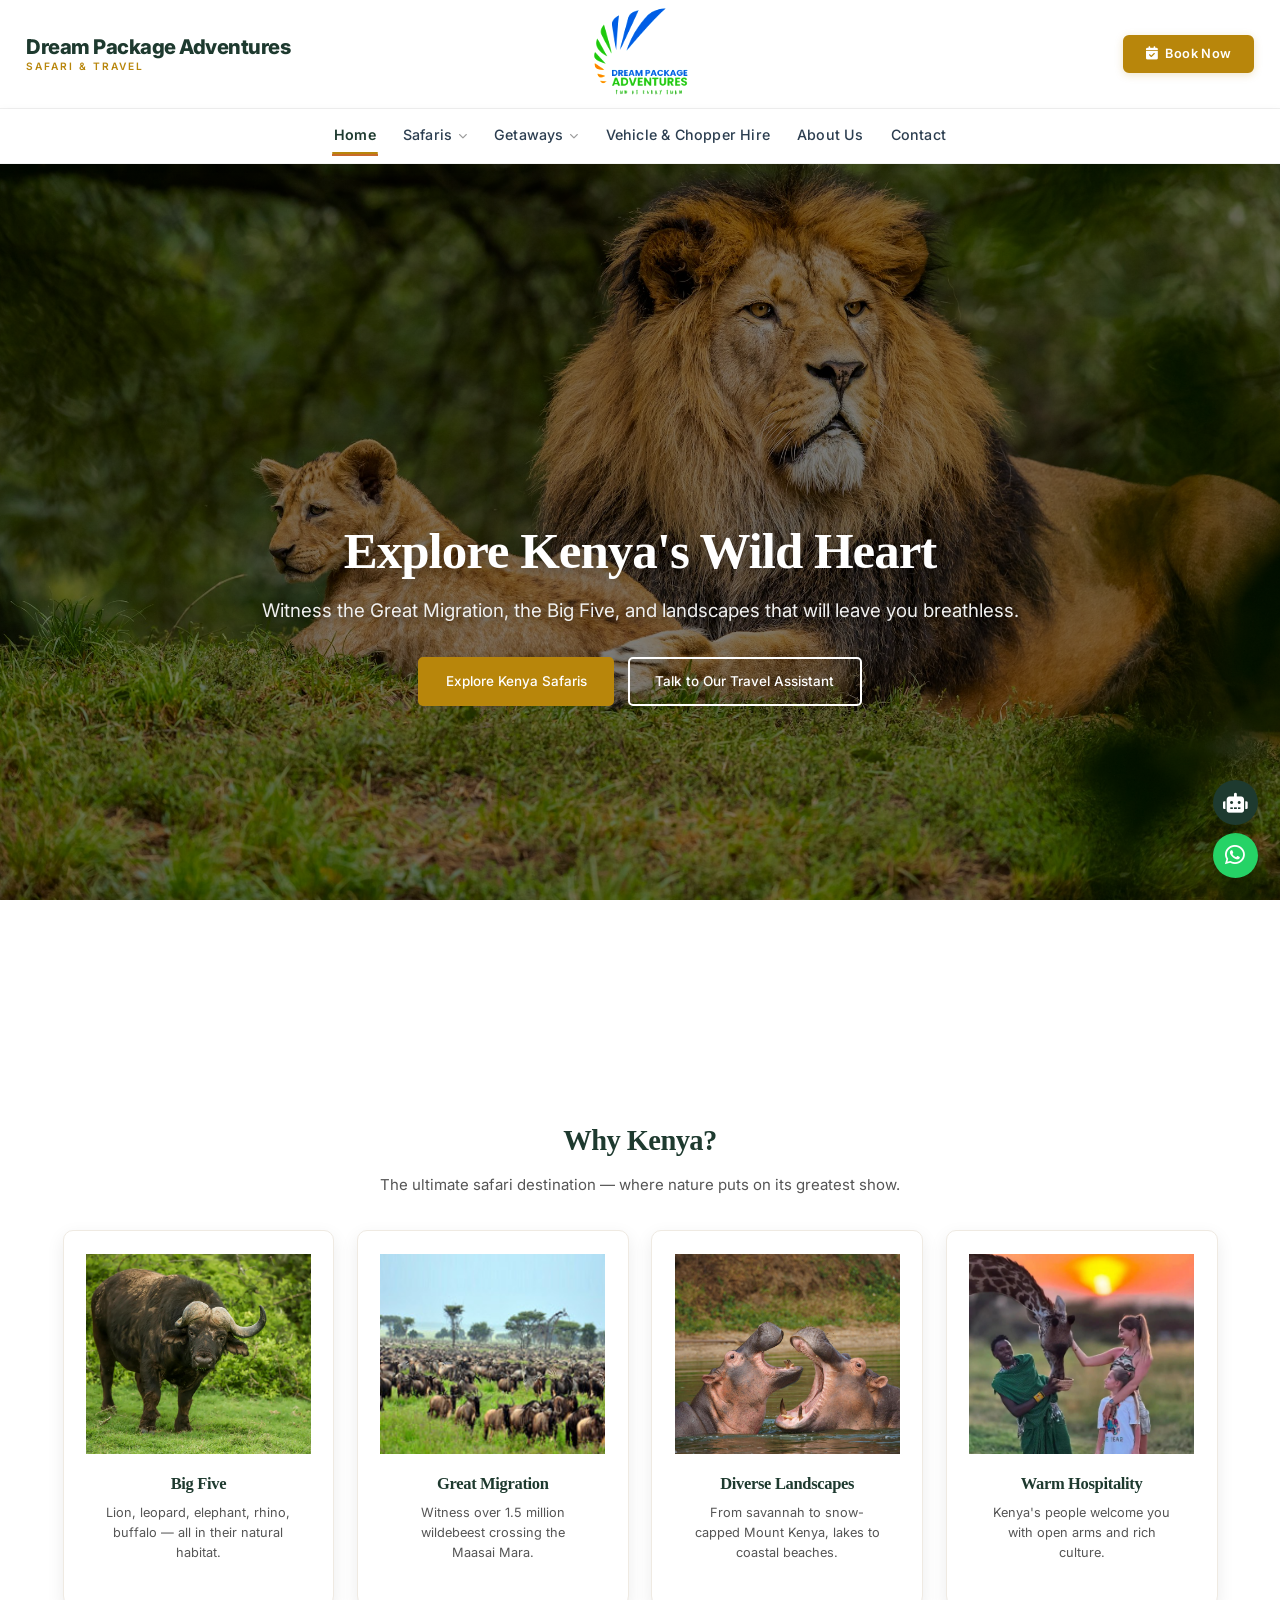
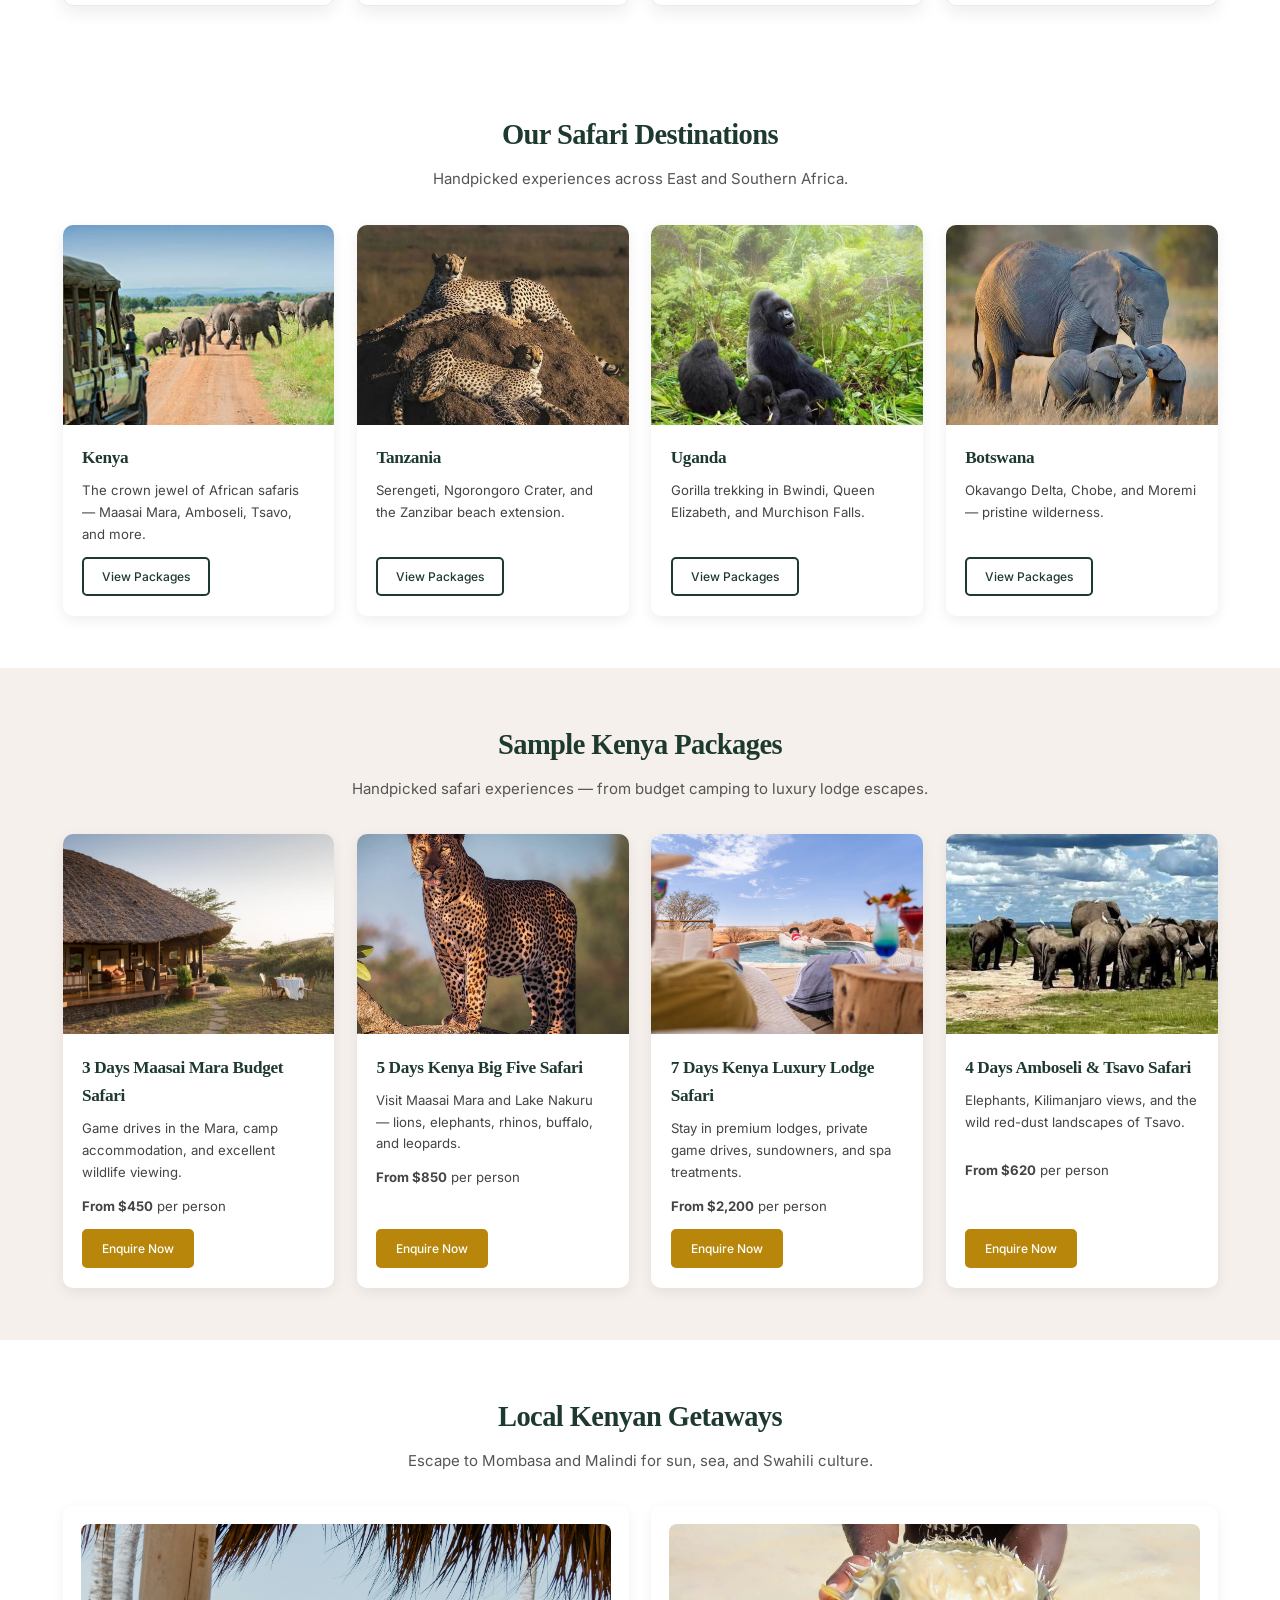
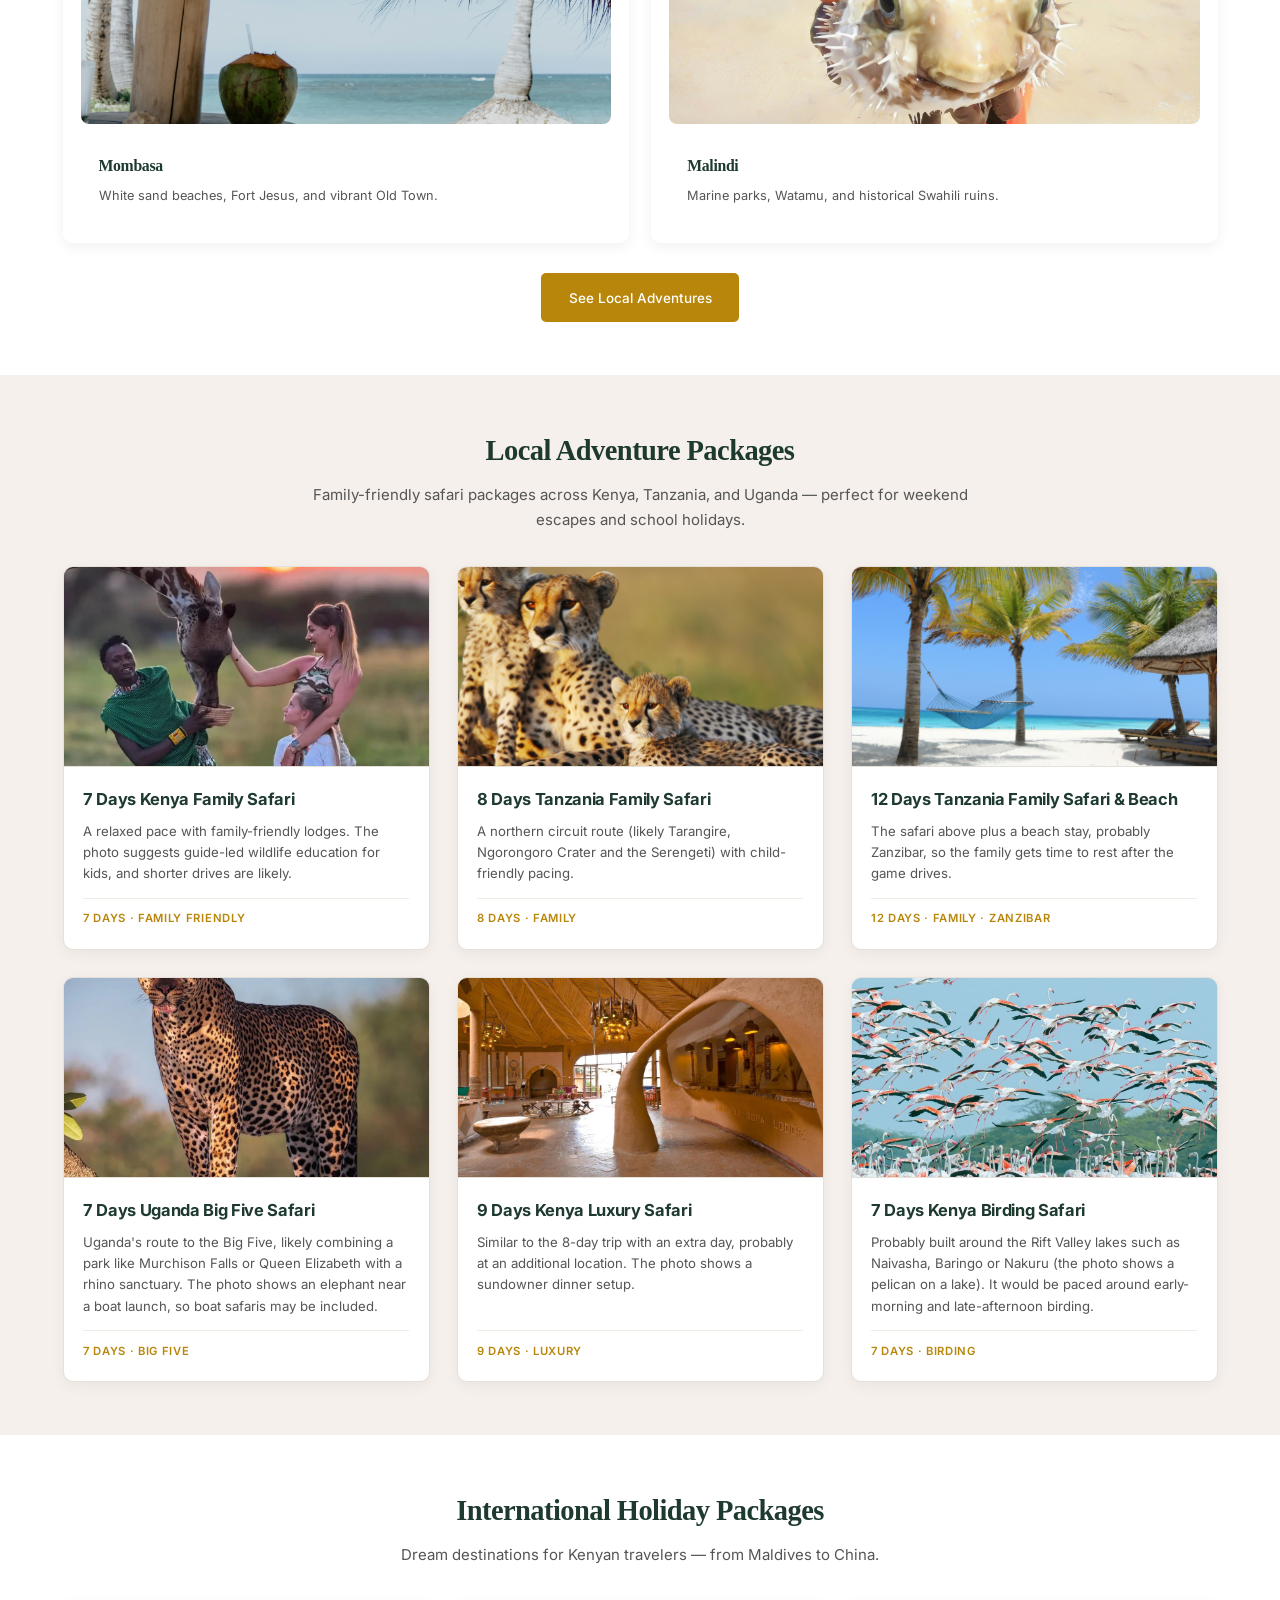
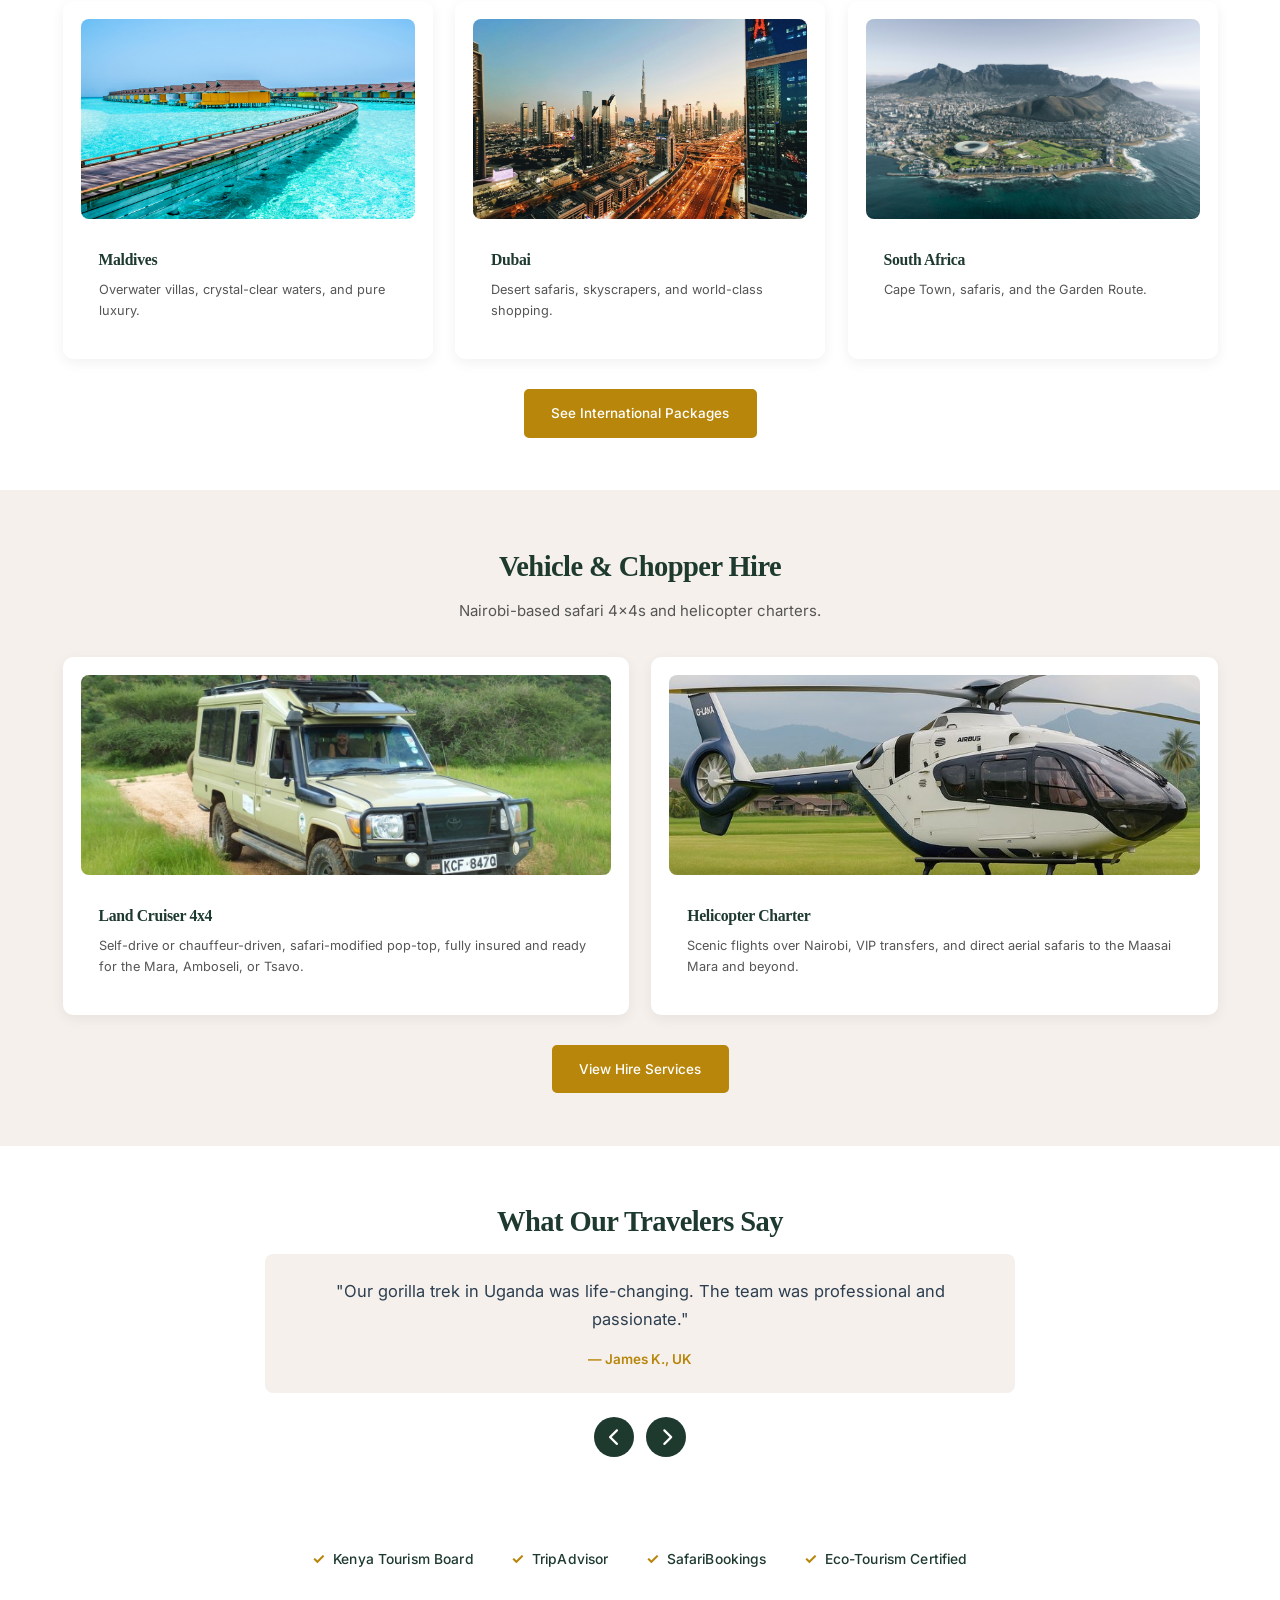
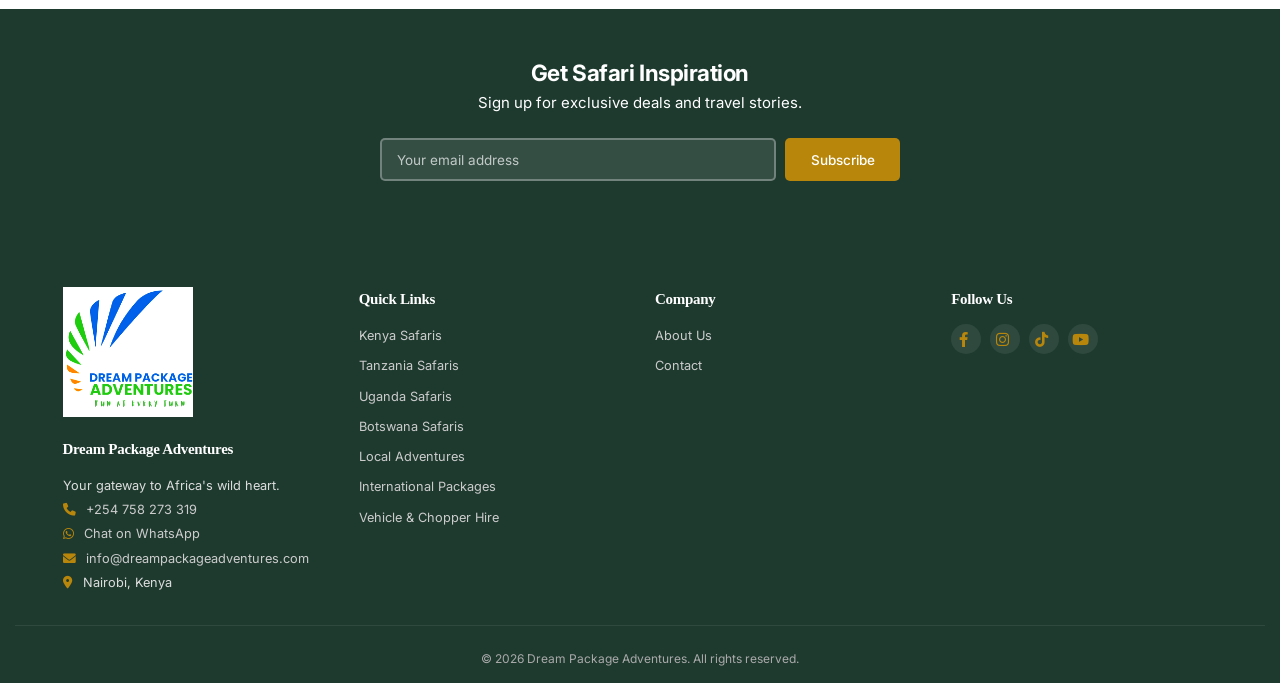
<file: index.html>
<!DOCTYPE html>
<html lang="en">
<head>
    <meta charset="UTF-8" />
    <meta name="viewport" content="width=device-width, initial-scale=1.0" />
    <title>Dream Package Adventures – Kenya Safari & Travel</title>
    <meta name="description" content="Dream Package Adventures: Kenya safari tours, Tanzania, Uganda & Botswana. Local getaways, international packages, vehicle & chopper hire. Your gateway to Africa's wild heart." />

    <!-- ===== FAVICON ===== -->
    <link rel="icon" type="image/png" href="images/logo.jpg" />
    <link rel="shortcut icon" type="image/png" href="images/logo.jpg" />
    <link rel="apple-touch-icon" href="images/logo.jpg" />

    <!-- ===== INTER FONT ===== -->
    <link rel="preconnect" href="https://fonts.googleapis.com" />
    <link rel="preconnect" href="https://fonts.gstatic.com" crossorigin />
    <link href="https://fonts.googleapis.com/css2?family=Inter:opsz,wght@14..32,300;14..32,400;14..32,500;14..32,600;14..32,700;14..32,800&display=swap" rel="stylesheet" />

    <link rel="stylesheet" href="https://cdnjs.cloudflare.com/ajax/libs/font-awesome/6.0.0-beta3/css/all.min.css" />
    <link rel="stylesheet" href="css/style.css" />

    <style>
        * { margin: 0; padding: 0; box-sizing: border-box; }

        html, body {
            font-family: 'Inter', sans-serif;
            background: #fff;
            color: #222;
            font-size: 15px;
            line-height: 1.65;
            font-style: normal;
            font-weight: 400;
        }

        h1, h2, h3, h4, h5 {
            font-family: 'Inter', sans-serif;
            font-weight: 700;
            color: #1e3a2f;
            letter-spacing: -0.02em;
            font-style: normal;
        }

        /* ensure no italic anywhere */
        i, em, .fa, .fas, .far, .fab, .fal, .fad, .fak {
            font-style: normal !important;
        }

        /* ============================================================
           TOP BAR — BRAND LEFT · LOGO CENTER · BOOK NOW RIGHT
           ============================================================ */
        .top-bar {
            background: #fff;
            border-bottom: 1px solid #f0f0f0;
            padding: 0.4rem 0;
            width: 100%;
        }

        .top-bar-inner {
            display: grid;
            grid-template-columns: 1fr auto 1fr;
            align-items: center;
            gap: 1rem;
            padding: 0 1.75rem;
            max-width: 1400px;
            margin: 0 auto;
            min-height: 86px;
        }

        /* LEFT: Brand name (prominent) */
        .top-bar-brand {
            display: flex;
            flex-direction: column;
            justify-content: center;
            text-decoration: none;
            color: inherit;
            justify-self: start;
            min-width: 0;
        }

        .top-bar-brand-name {
            font-family: 'Inter', sans-serif;
            font-size: 1.35rem;
            font-weight: 800;
            color: #1e3a2f;
            letter-spacing: -0.025em;
            line-height: 1.15;
            font-style: normal;
            white-space: nowrap;
            transition: color 0.2s;
        }

        .top-bar-brand:hover .top-bar-brand-name {
            color: #b8860b;
        }

        .top-bar-brand-name span {
            display: block;
            font-family: 'Inter', sans-serif;
            font-size: 0.68rem;
            font-weight: 600;
            color: #b8860b;
            letter-spacing: 2px;
            text-transform: uppercase;
            font-style: normal;
            margin-top: 3px;
        }

        /* CENTER: Logo */
        .top-bar-logo {
            display: flex;
            align-items: center;
            justify-content: center;
            text-decoration: none;
            color: inherit;
            justify-self: center;
            grid-column: 2;
            background: transparent;
            padding: 0;
            border-radius: 0;
            box-shadow: none;
            border: none;
        }

        .top-bar-logo img {
            height: 96px !important;
            width: auto !important;
            max-height: 96px !important;
            object-fit: contain;
            display: block;
            visibility: visible !important;
            opacity: 1 !important;
            filter: contrast(1.12) saturate(1.15) brightness(1.03);
            background: transparent;
            border: none;
            box-shadow: none;
        }

        /* RIGHT: Book Now button */
        .top-bar-actions {
            display: flex;
            align-items: center;
            justify-content: flex-end;
            justify-self: end;
            grid-column: 3;
            gap: 0.75rem;
        }

        .top-bar-book {
            display: inline-flex;
            align-items: center;
            gap: 0.5rem;
            background: #b8860b;
            color: #fff;
            border: 2px solid #b8860b;
            text-decoration: none;
            font-family: 'Inter', sans-serif;
            font-size: 0.85rem;
            font-weight: 600;
            letter-spacing: 0.03em;
            padding: 0.6rem 1.35rem;
            border-radius: 6px;
            white-space: nowrap;
            transition: background 0.25s, border-color 0.25s, color 0.25s, transform 0.2s, box-shadow 0.25s;
            font-style: normal;
            line-height: 1.2;
            box-shadow: 0 2px 8px rgba(184, 134, 11, 0.22);
        }

        .top-bar-book i {
            font-size: 0.9rem;
            font-style: normal;
        }

        .top-bar-book:hover {
            background: #9a7209;
            border-color: #9a7209;
            color: #fff;
            transform: translateY(-1px);
            box-shadow: 0 4px 14px rgba(184, 134, 11, 0.32);
        }

        /* ============================================================
           MAIN NAV — SMART & PROFESSIONAL
           ============================================================ */
        .site-header {
            background: #ffffff;
            box-shadow: 0 2px 10px rgba(0, 0, 0, 0.05);
            position: sticky;
            top: 0;
            z-index: 999;
            border-bottom: 1px solid #f5f5f5;
        }

        .nav-bar { padding: 0.2rem 0; }

        .nav-container {
            display: flex;
            align-items: center;
            justify-content: center;
            max-width: 1400px;
            margin: 0 auto;
            padding: 0 1.25rem;
            min-height: 48px;
            position: relative;
        }

        .hamburger {
            display: none;
            background: none;
            border: none;
            cursor: pointer;
            padding: 0.25rem;
            flex-direction: column;
            gap: 5px;
            margin-right: auto;
        }

        .hamburger .bar {
            display: block;
            width: 24px;
            height: 2px;
            background: #1e3a2f;
            border-radius: 2px;
            transition: 0.25s;
        }

        .main-nav { width: 100%; display: flex; justify-content: center; }

        .nav-list {
            display: flex;
            align-items: center;
            justify-content: center;
            flex-wrap: wrap;
            list-style: none;
            gap: 0.2rem 1.1rem;
            padding: 0;
            margin: 0;
        }

        .nav-list li {
            position: relative;
            font-size: 0.83rem;
            font-weight: 500;
            letter-spacing: 0.2px;
        }

        .nav-list li a {
            text-decoration: none;
            color: #2c3e50;
            padding: 0.5rem 0.15rem;
            display: inline-flex;
            align-items: center;
            gap: 0.3rem;
            transition: color 0.25s;
            white-space: nowrap;
            font-style: normal;
            position: relative;
        }

        /* Gold underline hover effect */
        .nav-list li a::after {
            content: '';
            position: absolute;
            bottom: 0;
            left: 0;
            width: 0;
            height: 2px;
            background: #b8860b;
            transition: width 0.25s ease;
            border-radius: 1px;
        }

        .nav-list li a:hover::after,
        .nav-list li a.active::after {
            width: 100%;
        }

        .nav-list li a:hover,
        .nav-list li a.active {
            color: #b8860b;
        }

        .nav-list li a.active {
            font-weight: 600;
            color: #1e3a2f;
        }

        .dropdown-toggle i {
            font-size: 0.6rem;
            margin-left: 0.15rem;
            color: #999;
            transition: transform 0.25s, color 0.25s;
            font-style: normal;
        }

        .dropdown:hover .dropdown-toggle i {
            transform: rotate(180deg);
            color: #b8860b;
        }

        .dropdown-menu {
            display: none;
            position: absolute;
            top: 100%;
            left: 0;
            background: #fff;
            box-shadow: 0 10px 30px rgba(0, 0, 0, 0.1);
            border-radius: 8px;
            padding: 0.5rem 0;
            min-width: 195px;
            list-style: none;
            z-index: 1000;
            border: 1px solid #f0f0f0;
            border-top: 3px solid #b8860b;
            margin-top: 0.3rem;
            overflow: hidden;
        }

        .dropdown:hover .dropdown-menu { display: block; }

        .dropdown-menu li a {
            padding: 0.55rem 1.1rem;
            font-size: 0.79rem;
            font-weight: 400;
            color: #333;
            display: block;
            white-space: nowrap;
            font-style: normal;
            transition: background 0.2s, color 0.2s, padding-left 0.2s;
        }

        .dropdown-menu li a::after {
            display: none;
        }

        .dropdown-menu li a:hover {
            background: #faf6ee;
            color: #b8860b;
            padding-left: 1.35rem;
        }

        /* ============================================================
           HERO — FULL VIEWPORT COVER
           ============================================================ */
        .hero {
            background-size: cover;
            background-position: center;
            background-repeat: no-repeat;
            background-attachment: fixed;
            display: flex;
            align-items: center;
            justify-content: center;
            text-align: center;
            color: #fff;
            min-height: 100vh;
            width: 100%;
            padding: 4rem 1rem;
            position: relative;
            margin-top: 0;
        }

        .hero-content {
            max-width: 900px;
            position: relative;
            z-index: 2;
        }

        .hero h1 {
            font-size: clamp(2rem, 5vw, 3.4rem);
            color: #fff;
            margin-bottom: 1rem;
            line-height: 1.15;
            text-shadow: 0 2px 12px rgba(0,0,0,0.4);
        }

        .hero-sub {
            font-size: clamp(1rem, 2.2vw, 1.25rem);
            color: #f0f0f0;
            margin-bottom: 2rem;
            text-shadow: 0 2px 8px rgba(0,0,0,0.4);
        }

        .hero-buttons {
            display: flex;
            gap: 0.9rem;
            justify-content: center;
            flex-wrap: wrap;
        }

        /* ============================================================
           BUTTONS
           ============================================================ */
        .btn {
            display: inline-block;
            padding: 0.75rem 1.7rem;
            border-radius: 5px;
            text-decoration: none;
            font-weight: 500;
            font-size: 0.9rem;
            transition: background 0.2s, color 0.2s, border-color 0.2s;
            font-style: normal;
            cursor: pointer;
            border: 2px solid transparent;
            font-family: 'Inter', sans-serif;
        }

        .btn-primary {
            background: #b8860b;
            color: #fff;
            border-color: #b8860b;
        }

        .btn-primary:hover {
            background: #9a7209;
            border-color: #9a7209;
        }

        .btn-secondary {
            background: transparent;
            color: #fff;
            border-color: #fff;
        }

        .btn-secondary:hover {
            background: #fff;
            color: #1e3a2f;
        }

        .btn-outline {
            background: transparent;
            color: #1e3a2f;
            border-color: #1e3a2f;
        }

        .btn-outline:hover {
            background: #1e3a2f;
            color: #fff;
        }

        /* ============================================================
           SECTIONS
           ============================================================ */
        .section {
            padding: 3.5rem 0;
        }

        .section-title {
            font-size: 1.9rem;
            margin-bottom: 0.6rem;
            text-align: center;
        }

        .section-sub {
            text-align: center;
            font-size: 1rem;
            color: #555;
            margin-bottom: 2.2rem;
            max-width: 700px;
            margin-left: auto;
            margin-right: auto;
        }

        .center { text-align: center; margin-top: 1.8rem; }

        /* ============================================================
           WHY KENYA
           ============================================================ */
        .why-grid {
            display: grid;
            grid-template-columns: repeat(auto-fit, minmax(240px, 1fr));
            gap: 1.5rem;
        }

        .why-card {
            background: #fff;
            border-radius: 10px;
            overflow: hidden;
            box-shadow: 0 6px 18px rgba(0, 0, 0, 0.08);
            transition: transform 0.3s ease, box-shadow 0.3s ease;
            display: flex;
            flex-direction: column;
            border: 1px solid #efeae2;
        }

        .why-card:hover {
            transform: translateY(-4px);
            box-shadow: 0 12px 28px rgba(0, 0, 0, 0.12);
        }

        .why-card .why-image {
            width: 100%;
            height: 200px;
            background-size: cover;
            background-position: center;
            background-repeat: no-repeat;
            background-color: #e8e4dd;
            display: block;
        }

        .why-card .why-overlay {
            padding: 1.1rem 1.2rem 1.3rem;
            background: #fff;
        }

        .why-card .why-overlay h3 {
            color: #1e3a2f;
            font-size: 1.1rem;
            margin-bottom: 0.4rem;
        }

        .why-card .why-overlay p {
            color: #555;
            font-size: 0.85rem;
            line-height: 1.55;
            margin: 0;
        }

        /* ============================================================
           DESTINATION CARDS
           ============================================================ */
        .dest-grid {
            display: grid;
            grid-template-columns: repeat(auto-fit, minmax(240px, 1fr));
            gap: 1.5rem;
            align-items: stretch;
        }

        .dest-card {
            background: #fff;
            border-radius: 10px;
            overflow: hidden;
            box-shadow: 0 4px 14px rgba(0,0,0,0.07);
            transition: transform 0.2s, box-shadow 0.2s;
            display: flex;
            flex-direction: column;
            height: 100%;
        }

        .dest-card:hover {
            transform: translateY(-4px);
            box-shadow: 0 10px 24px rgba(0,0,0,0.1);
        }

        .dest-card img {
            width: 100%;
            height: 200px;
            object-fit: cover;
            display: block;
            flex-shrink: 0;
        }

        .dest-info {
            padding: 1.3rem;
            flex: 1;
            display: flex;
            flex-direction: column;
        }

        .dest-info h3 {
            font-size: 1.15rem;
            margin-bottom: 0.5rem;
        }

        .dest-info p {
            font-size: 0.88rem;
            color: #444;
            margin-bottom: 0.8rem;
            flex: 1;
        }

        .dest-info .btn {
            align-self: flex-start;
            padding: 0.5rem 1.2rem;
            font-size: 0.8rem;
        }

        /* ============================================================
           ITINERARY CARDS
           ============================================================ */
        .itinerary-section {
            background: #f5f0eb;
        }

        .itinerary-grid {
            display: grid;
            grid-template-columns: repeat(auto-fit, minmax(280px, 1fr));
            gap: 1.8rem;
            margin-top: 1rem;
            align-items: stretch;
        }

        .itinerary-card {
            background: #fff;
            border: 1px solid #e5e0d8;
            border-radius: 10px;
            overflow: hidden;
            box-shadow: 0 4px 14px rgba(0,0,0,0.05);
            transition: transform 0.2s, box-shadow 0.2s;
            display: flex;
            flex-direction: column;
            height: 100%;
        }

        .itinerary-card:hover {
            transform: translateY(-4px);
            box-shadow: 0 12px 28px rgba(0,0,0,0.08);
        }

        .itinerary-card .itinerary-image {
            width: 100%;
            height: 200px;
            overflow: hidden;
            background: #e8e4dd;
            background-image: linear-gradient(135deg, #e8e4dd 0%, #ddd7cd 100%);
            display: flex;
            align-items: center;
            justify-content: center;
            color: #a89f8f;
            font-size: 0.85rem;
            font-weight: 500;
            letter-spacing: 0.04em;
            text-transform: uppercase;
            border-bottom: 1px solid #e5e0d8;
            flex-shrink: 0;
        }

        .itinerary-card .itinerary-image img {
            width: 100%;
            height: 100%;
            object-fit: cover;
            display: block;
        }

        .itinerary-card .itinerary-body {
            padding: 1.3rem 1.3rem 1.4rem;
            flex: 1;
            display: flex;
            flex-direction: column;
        }

        .itinerary-card h3 {
            font-size: 1.1rem;
            font-weight: 700;
            margin-bottom: 0.5rem;
            color: #1e3a2f;
        }

        .itinerary-card p {
            font-size: 0.88rem;
            color: #555;
            line-height: 1.6;
            margin-bottom: 0.9rem;
            flex: 1;
        }

        .itinerary-card .meta {
            font-size: 0.75rem;
            font-weight: 600;
            color: #b8860b;
            text-transform: uppercase;
            letter-spacing: 0.06em;
            margin-top: auto;
            padding-top: 0.7rem;
            border-top: 1px solid #efeae2;
        }

        /* ============================================================
           PREVIEW GRID
           ============================================================ */
        .preview-grid {
            display: grid;
            grid-template-columns: repeat(auto-fit, minmax(240px, 1fr));
            gap: 1.5rem;
        }

        .preview-item {
            background: #fff;
            border-radius: 10px;
            overflow: hidden;
            box-shadow: 0 4px 14px rgba(0,0,0,0.06);
            transition: transform 0.2s;
            display: flex;
            flex-direction: column;
        }

        .preview-item:hover {
            transform: translateY(-4px);
        }

        .preview-item img {
            width: 100%;
            height: 200px;
            object-fit: cover;
            display: block;
        }

        .preview-item .preview-body {
            padding: 1.1rem 1.2rem 1.3rem;
            text-align: left;
        }

        .preview-item h4 {
            font-size: 1.05rem;
            margin-bottom: 0.4rem;
            color: #1e3a2f;
        }

        .preview-item p {
            font-size: 0.85rem;
            color: #555;
            margin: 0;
        }

        /* ============================================================
           TESTIMONIALS
           ============================================================ */
        .testimonial-carousel {
            position: relative;
            max-width: 750px;
            margin: 0 auto;
            min-height: 140px;
        }

        .testimonial-slide {
            display: none;
            text-align: center;
        }

        .testimonial-slide.active {
            display: block;
        }

        .testimonial-slide blockquote {
            font-size: 1.1rem;
            color: #2c3e50;
            line-height: 1.7;
            margin-bottom: 1rem;
            padding: 0 1rem;
            font-style: normal;
        }

        .testimonial-slide cite {
            font-size: 0.9rem;
            font-weight: 600;
            color: #b8860b;
            font-style: normal;
        }

        .carousel-controls {
            display: flex;
            justify-content: center;
            gap: 0.8rem;
            margin-top: 1.5rem;
        }

        .carousel-prev, .carousel-next {
            background: #fff;
            border: 1px solid #ddd;
            width: 2.2rem;
            height: 2.2rem;
            border-radius: 50%;
            cursor: pointer;
            display: flex;
            align-items: center;
            justify-content: center;
            color: #1e3a2f;
            transition: background 0.2s, color 0.2s;
        }

        .carousel-prev:hover, .carousel-next:hover {
            background: #b8860b;
            color: #fff;
            border-color: #b8860b;
        }

        /* ============================================================
           TRUST BADGES
           ============================================================ */
        .badge-row {
            display: flex;
            flex-wrap: wrap;
            justify-content: center;
            align-items: center;
            gap: 1.5rem 2.5rem;
        }

        .badge-row span {
            display: inline-flex;
            align-items: center;
            font-weight: 500;
            font-size: 0.92rem;
            color: #1e3a2f;
            letter-spacing: 0.01em;
            font-style: normal;
        }

        .badge-row span::before {
            content: "✓";
            margin-right: 0.5rem;
            font-weight: 700;
            font-size: 1rem;
            color: #b8860b;
        }

        .badge-row i,
        .badge-row .fa,
        .badge-row .fas,
        .badge-row .far {
            display: none !important;
        }

        /* ============================================================
           NEWSLETTER
           ============================================================ */
        .newsletter-form {
            display: flex;
            gap: 0.6rem;
            max-width: 520px;
            margin: 0 auto;
            flex-wrap: wrap;
            justify-content: center;
        }

        .newsletter-form input {
            flex: 1;
            min-width: 220px;
            padding: 0.75rem 1rem;
            border: 2px solid rgba(255,255,255,0.3);
            border-radius: 5px;
            background: rgba(255,255,255,0.1);
            color: #fff;
            font-family: 'Inter', sans-serif;
            font-size: 0.9rem;
            outline: none;
            font-style: normal;
        }

        .newsletter-form input::placeholder {
            color: rgba(255,255,255,0.7);
        }

        .newsletter-form input:focus {
            border-color: #b8860b;
        }

        .newsletter-form .btn-secondary {
            background: #b8860b;
            color: #fff;
            border-color: #b8860b;
        }

        .newsletter-form .btn-secondary:hover {
            background: #9a7209;
            border-color: #9a7209;
        }

        /* ============================================================
           FOOTER
           ============================================================ */
        .site-footer {
            background: #1e3a2f;
            color: #ddd;
            padding: 3rem 1rem 1rem;
        }

        .footer-grid {
            display: grid;
            grid-template-columns: repeat(auto-fit, minmax(180px, 1fr));
            gap: 2rem;
            max-width: 1200px;
            margin: 0 auto;
        }

        .footer-logo {
            display: inline-block;
            background: transparent;
            padding: 0;
            border-radius: 0;
            margin-bottom: 0.8rem;
            box-shadow: none;
            border: none;
        }

        .footer-logo img {
            max-width: 130px;
            height: auto;
            display: block;
            visibility: visible !important;
            opacity: 1 !important;
            filter: contrast(1.12) saturate(1.15) brightness(1.05);
        }

        .footer-col h4 {
            color: #fff;
            font-size: 1rem;
            margin-bottom: 0.8rem;
            font-weight: 600;
        }

        .footer-col p, .footer-col ul {
            font-size: 0.85rem;
            line-height: 1.9;
        }

        .footer-col ul {
            list-style: none;
            padding: 0;
        }

        .footer-col ul li a {
            color: #ccc;
            text-decoration: none;
            transition: color 0.2s;
        }

        .footer-col ul li a:hover {
            color: #b8860b;
        }

        .footer-col a {
            color: #ccc;
            text-decoration: none;
        }

        .footer-col a:hover {
            color: #b8860b;
        }

        .footer-col i {
            color: #b8860b;
            margin-right: 0.4rem;
            font-style: normal;
        }

        .social-icons {
            display: flex;
            gap: 0.6rem;
            flex-wrap: wrap;
        }

        .social-icons a {
            display: inline-flex;
            align-items: center;
            justify-content: center;
            width: 2rem;
            height: 2rem;
            border-radius: 50%;
            background: rgba(255,255,255,0.08);
            color: #ddd;
            transition: background 0.2s, color 0.2s;
        }

        .social-icons a:hover {
            background: #b8860b;
            color: #fff;
        }

        .footer-bottom {
            text-align: center;
            padding-top: 1.5rem;
            margin-top: 2rem;
            border-top: 1px solid rgba(255,255,255,0.08);
            font-size: 0.8rem;
            color: #aaa;
        }

        /* ============================================================
           FLOATING WHATSAPP
           ============================================================ */
        .whatsapp-float {
            position: fixed;
            bottom: 1.5rem;
            right: 1.5rem;
            background: #25d366;
            color: #fff;
            width: 3rem;
            height: 3rem;
            border-radius: 50%;
            display: flex;
            align-items: center;
            justify-content: center;
            font-size: 1.5rem;
            box-shadow: 0 4px 12px rgba(0,0,0,0.2);
            z-index: 998;
            text-decoration: none;
            transition: transform 0.2s;
        }

        .whatsapp-float:hover {
            transform: scale(1.08);
            color: #fff;
        }

        /* ============================================================
           CHATBOT
           ============================================================ */
        .chatbot-float {
            position: fixed;
            bottom: 5rem;
            right: 1.5rem;
            z-index: 999;
        }

        .chatbot-toggle {
            background: #1e3a2f;
            color: #fff;
            border: none;
            width: 3rem;
            height: 3rem;
            border-radius: 50%;
            font-size: 1.3rem;
            cursor: pointer;
            box-shadow: 0 4px 12px rgba(0,0,0,0.2);
            display: flex;
            align-items: center;
            justify-content: center;
        }

        .chatbot-panel {
            display: none;
            position: absolute;
            bottom: 3.8rem;
            right: 0;
            width: 320px;
            background: #fff;
            border-radius: 12px;
            box-shadow: 0 8px 30px rgba(0,0,0,0.15);
            overflow: hidden;
            flex-direction: column;
        }

        .chatbot-panel.open {
            display: flex;
        }

        .chatbot-header {
            background: #1e3a2f;
            color: #fff;
            padding: 0.8rem 1rem;
            display: flex;
            justify-content: space-between;
            align-items: center;
        }

        .chatbot-header h4 {
            color: #fff;
            font-size: 0.9rem;
            margin: 0;
            display: flex;
            align-items: center;
            gap: 0.4rem;
        }

        .chatbot-close {
            background: none;
            border: none;
            color: #fff;
            font-size: 1.4rem;
            cursor: pointer;
            line-height: 1;
        }

        .chatbot-messages {
            padding: 1rem;
            max-height: 200px;
            overflow-y: auto;
            background: #f9f9f9;
            font-size: 0.85rem;
        }

        .bot-msg {
            background: #e9f0ec;
            padding: 0.6rem 0.8rem;
            border-radius: 8px;
            margin-bottom: 0.5rem;
            color: #1e3a2f;
        }

        .user-msg {
            background: #1e3a2f;
            color: #fff;
            padding: 0.6rem 0.8rem;
            border-radius: 8px;
            margin-bottom: 0.5rem;
            text-align: right;
        }

        .chatbot-quick-replies {
            display: flex;
            flex-wrap: wrap;
            gap: 0.4rem;
            padding: 0.5rem 1rem;
            background: #fff;
            border-top: 1px solid #eee;
        }

        .quick-btn {
            background: #f0f0f0;
            border: none;
            padding: 0.3rem 0.7rem;
            border-radius: 20px;
            font-size: 0.7rem;
            cursor: pointer;
            font-family: 'Inter', sans-serif;
            transition: background 0.2s;
        }

        .quick-btn:hover {
            background: #b8860b;
            color: #fff;
        }

        .chatbot-input-row {
            display: flex;
            padding: 0.5rem;
            background: #fff;
            border-top: 1px solid #eee;
        }

        .chatbot-input-row input {
            flex: 1;
            padding: 0.5rem;
            border: 1px solid #ddd;
            border-radius: 4px;
            font-family: 'Inter', sans-serif;
            font-size: 0.8rem;
        }

        .chatbot-input-row button {
            background: #1e3a2f;
            color: #fff;
            border: none;
            padding: 0.5rem 0.8rem;
            border-radius: 4px;
            margin-left: 0.4rem;
            cursor: pointer;
        }

        /* ============================================================
           RESPONSIVE
           ============================================================ */
        @media (max-width: 1100px) {
            .top-bar-brand-name { font-size: 1.1rem; }
            .top-bar-brand-name span { font-size: 0.62rem; letter-spacing: 1.6px; }
            .top-bar-logo img { height: 82px !important; max-height: 82px !important; }
            .top-bar-book { font-size: 0.78rem; padding: 0.5rem 1.05rem; }
            .nav-list { gap: 0.15rem 0.75rem; }
            .nav-list li { font-size: 0.78rem; }
        }

        @media (max-width: 992px) {
            .top-bar-inner {
                grid-template-columns: 1fr;
                gap: 0.6rem;
                min-height: auto;
                padding: 0.9rem 1rem;
                justify-items: center;
            }
            .top-bar-brand {
                justify-self: center;
                text-align: center;
                order: 2;
            }
            .top-bar-logo {
                grid-column: 1;
                justify-self: center;
                order: 1;
            }
            .top-bar-actions {
                grid-column: 1;
                justify-content: center;
                justify-self: center;
                order: 3;
            }
            .top-bar-logo img {
                height: 76px !important;
                max-height: 76px !important;
            }
            .top-bar-brand-name { font-size: 1.15rem; }

            .hamburger { display: flex; }
            .main-nav { display: none; width: 100%; justify-content: flex-start; }
            .main-nav.open { display: block; }

            .nav-list {
                flex-direction: column;
                align-items: flex-start;
                gap: 0.2rem;
                padding: 0.5rem 0;
                width: 100%;
            }
            .nav-list li { width: 100%; font-size: 0.85rem; }
            .nav-list li a { padding: 0.6rem 0.8rem; width: 100%; }
            .nav-list li a::after { display: none; }
            .dropdown-menu {
                position: static;
                box-shadow: none;
                border: none;
                border-top: none;
                padding-left: 1rem;
                background: #fafafa;
                border-radius: 0;
                margin-top: 0;
            }
            .dropdown-menu li a:hover {
                padding-left: 1.1rem;
                background: #f5f5f5;
            }

            .hero { min-height: 90vh; }
            .hero h1 { font-size: 2.2rem; }
        }

        @media (max-width: 600px) {
            .top-bar-brand-name { font-size: 1rem; }
            .top-bar-brand-name span { font-size: 0.58rem; letter-spacing: 1.4px; }
            .top-bar-logo img { height: 66px !important; }
            .section { padding: 2.5rem 0; }
            .section-title { font-size: 1.5rem; }
            .why-card .why-image { height: 180px; }
            .hero { min-height: 85vh; }
        }

        @media (max-width: 480px) {
            .top-bar-logo img { height: 60px !important; }
            .top-bar-brand-name { font-size: 0.9rem; }
            .top-bar-book { font-size: 0.75rem; padding: 0.5rem 1rem; }
            .hero h1 { font-size: 1.6rem; }
        }
    </style>
</head>
<body>

    <!-- ============================================================
         TOP BAR: Brand LEFT · Logo CENTER · Book Now RIGHT
         ============================================================ -->
    <div class="top-bar">
        <div class="top-bar-inner">

            <!-- LEFT: Brand name (prominent) -->
            <a href="index.html" class="top-bar-brand">
                <div class="top-bar-brand-name">
                    Dream Package Adventures
                    <span>Safari &amp; Travel</span>
                </div>
            </a>

            <!-- CENTER: Logo -->
            <a href="index.html" class="top-bar-logo">
                <img src="images/logo.jpg" alt="Dream Package Adventures logo" />
            </a>

            <!-- RIGHT: Book Now button -->
            <div class="top-bar-actions">
                <a href="contact.html" class="top-bar-book">
                    <i class="fas fa-calendar-check"></i>
                    Book Now
                </a>
            </div>

        </div>
    </div>

    <!-- ============================================================
         MAIN NAV BAR
         ============================================================ -->
    <header class="site-header" id="siteHeader">
        <div class="nav-bar">
            <div class="container nav-container">

                <button class="hamburger" id="hamburger" aria-label="Toggle navigation menu">
                    <span class="bar"></span><span class="bar"></span><span class="bar"></span>
                </button>

                <nav class="main-nav" id="mainNav" role="navigation" aria-label="Main navigation">
                    <ul class="nav-list">
                        <li><a href="index.html" class="active">Home</a></li>
                        <li class="dropdown">
                            <a href="#" class="dropdown-toggle">Safaris <i class="fas fa-chevron-down"></i></a>
                            <ul class="dropdown-menu">
                                <li><a href="kenya-safaris.html">Kenya Safaris</a></li>
                                <li><a href="tanzania-safaris.html">Tanzania Safaris</a></li>
                                <li><a href="uganda-safaris.html">Uganda Safaris</a></li>
                                <li><a href="botswana-safaris.html">Botswana Safaris</a></li>
                            </ul>
                        </li>
                        <li class="dropdown">
                            <a href="#" class="dropdown-toggle">Getaways <i class="fas fa-chevron-down"></i></a>
                            <ul class="dropdown-menu">
                                <li><a href="local-adventures.html">Local Adventures</a></li>
                                <li><a href="international-packages.html">International Packages</a></li>
                            </ul>
                        </li>
                        <li><a href="car-and-chopper-hire.html">Vehicle &amp; Chopper Hire</a></li>
                        <li><a href="about-us.html">About Us</a></li>
                        <li><a href="contact.html">Contact</a></li>
                    </ul>
                </nav>

            </div>
        </div>
    </header>

    <!-- ===== HERO ===== -->
    <section class="hero" id="hero" style="background-image: linear-gradient(rgba(0,0,0,0.5), rgba(0,0,0,0.5)), url('images/hero-kenya-safari.jpg');">
        <div class="hero-content">
            <h1>Explore Kenya's Wild Heart</h1>
            <p class="hero-sub">Witness the Great Migration, the Big Five, and landscapes that will leave you breathless.</p>
            <div class="hero-buttons">
                <a href="kenya-safaris.html" class="btn btn-primary">Explore Kenya Safaris</a>
                <a href="#" class="btn btn-secondary" id="heroChatTrigger">Talk to Our Travel Assistant</a>
            </div>
        </div>
    </section>

    <!-- ===== WHY KENYA ===== -->
    <section class="section why-kenya" id="whyKenya">
        <div class="container">
            <h2 class="section-title">Why Kenya?</h2>
            <p class="section-sub">The ultimate safari destination — where nature puts on its greatest show.</p>
            <div class="grid why-grid">

                <div class="why-card">
                    <div class="why-image" style="background-image: url('images/why-big-five.jpg');"></div>
                    <div class="why-overlay">
                        <h3>Big Five</h3>
                        <p>Lion, leopard, elephant, rhino, buffalo — all in their natural habitat.</p>
                    </div>
                </div>

                <div class="why-card">
                    <div class="why-image" style="background-image: url('images/why-great-migration.jpg');"></div>
                    <div class="why-overlay">
                        <h3>Great Migration</h3>
                        <p>Witness over 1.5 million wildebeest crossing the Maasai Mara.</p>
                    </div>
                </div>

                <div class="why-card">
                    <div class="why-image" style="background-image: url('images/why-landscapes.jpg');"></div>
                    <div class="why-overlay">
                        <h3>Diverse Landscapes</h3>
                        <p>From savannah to snow-capped Mount Kenya, lakes to coastal beaches.</p>
                    </div>
                </div>

                <div class="why-card">
                    <div class="why-image" style="background-image: url('images/why-hospitality.jpg');"></div>
                    <div class="why-overlay">
                        <h3>Warm Hospitality</h3>
                        <p>Kenya's people welcome you with open arms and rich culture.</p>
                    </div>
                </div>

            </div>
        </div>
    </section>

    <!-- ===== DESTINATIONS ===== -->
    <section class="section destinations" id="destinations">
        <div class="container">
            <h2 class="section-title">Our Safari Destinations</h2>
            <p class="section-sub">Handpicked experiences across East and Southern Africa.</p>
            <div class="grid dest-grid">

                <div class="dest-card">
                    <img src="images/dest-kenya.jpg" alt="Maasai Mara Kenya safari" loading="lazy" />
                    <div class="dest-info">
                        <h3>Kenya</h3>
                        <p>The crown jewel of African safaris — Maasai Mara, Amboseli, Tsavo, and more.</p>
                        <a href="kenya-safaris.html" class="btn btn-outline">View Packages</a>
                    </div>
                </div>

                <div class="dest-card">
                    <img src="images/dest-tanzania.jpg" alt="Serengeti Tanzania safari" loading="lazy" />
                    <div class="dest-info">
                        <h3>Tanzania</h3>
                        <p>Serengeti, Ngorongoro Crater, and the Zanzibar beach extension.</p>
                        <a href="tanzania-safaris.html" class="btn btn-outline">View Packages</a>
                    </div>
                </div>

                <div class="dest-card">
                    <img src="images/dest-uganda.jpg" alt="Bwindi Uganda gorilla trekking" loading="lazy" />
                    <div class="dest-info">
                        <h3>Uganda</h3>
                        <p>Gorilla trekking in Bwindi, Queen Elizabeth, and Murchison Falls.</p>
                        <a href="uganda-safaris.html" class="btn btn-outline">View Packages</a>
                    </div>
                </div>

                <div class="dest-card">
                    <img src="images/dest-botswana.jpg" alt="Okavango Delta Botswana" loading="lazy" />
                    <div class="dest-info">
                        <h3>Botswana</h3>
                        <p>Okavango Delta, Chobe, and Moremi — pristine wilderness.</p>
                        <a href="botswana-safaris.html" class="btn btn-outline">View Packages</a>
                    </div>
                </div>

            </div>
        </div>
    </section>

    <!-- ===== SAMPLE KENYA ITINERARIES ===== -->
    <section class="section" style="background: #f5f0eb;">
        <div class="container">
            <h2 class="section-title">Sample Kenya Packages</h2>
            <p class="section-sub">Handpicked safari experiences — from budget camping to luxury lodge escapes.</p>
            <div class="grid" style="grid-template-columns: repeat(auto-fit, minmax(250px, 1fr)); display:grid; gap:1.5rem;">

                <div class="dest-card">
                    <img src="images/itinerary-mara-budget.jpg" alt="3 Days Maasai Mara Budget Safari" loading="lazy" />
                    <div class="dest-info">
                        <h3>3 Days Maasai Mara Budget Safari</h3>
                        <p>Game drives in the Mara, camp accommodation, and excellent wildlife viewing.</p>
                        <p><strong>From $450</strong> per person</p>
                        <a href="contact.html" class="btn btn-primary">Enquire Now</a>
                    </div>
                </div>

                <div class="dest-card">
                    <img src="images/itinerary-big5.jpg" alt="5 Days Kenya Big Five Safari" loading="lazy" />
                    <div class="dest-info">
                        <h3>5 Days Kenya Big Five Safari</h3>
                        <p>Visit Maasai Mara and Lake Nakuru — lions, elephants, rhinos, buffalo, and leopards.</p>
                        <p><strong>From $850</strong> per person</p>
                        <a href="contact.html" class="btn btn-primary">Enquire Now</a>
                    </div>
                </div>

                <div class="dest-card">
                    <img src="images/itinerary-luxury.jpg" alt="7 Days Kenya Luxury Lodge Safari" loading="lazy" />
                    <div class="dest-info">
                        <h3>7 Days Kenya Luxury Lodge Safari</h3>
                        <p>Stay in premium lodges, private game drives, sundowners, and spa treatments.</p>
                        <p><strong>From $2,200</strong> per person</p>
                        <a href="contact.html" class="btn btn-primary">Enquire Now</a>
                    </div>
                </div>

                <div class="dest-card">
                    <img src="images/itinerary-amboseli-tsavo.jpg" alt="4 Days Amboseli and Tsavo Safari" loading="lazy" />
                    <div class="dest-info">
                        <h3>4 Days Amboseli &amp; Tsavo Safari</h3>
                        <p>Elephants, Kilimanjaro views, and the wild red-dust landscapes of Tsavo.</p>
                        <p><strong>From $620</strong> per person</p>
                        <a href="contact.html" class="btn btn-primary">Enquire Now</a>
                    </div>
                </div>

            </div>
        </div>
    </section>

    <!-- ===== LOCAL GETAWAYS PREVIEW ===== -->
    <section class="section preview local-preview" style="background: #ffffff;">
        <div class="container">
            <h2 class="section-title">Local Kenyan Getaways</h2>
            <p class="section-sub">Escape to Mombasa and Malindi for sun, sea, and Swahili culture.</p>
            <div class="preview-grid">
                <div class="preview-item">
                    <img src="images/local-mombasa.jpg" alt="Mombasa beach" loading="lazy" />
                    <div class="preview-body">
                        <h4>Mombasa</h4>
                        <p>White sand beaches, Fort Jesus, and vibrant Old Town.</p>
                    </div>
                </div>
                <div class="preview-item">
                    <img src="images/local-malindi.jpg" alt="Malindi marine park" loading="lazy" />
                    <div class="preview-body">
                        <h4>Malindi</h4>
                        <p>Marine parks, Watamu, and historical Swahili ruins.</p>
                    </div>
                </div>
            </div>
            <div class="center"><a href="local-adventures.html" class="btn btn-primary">See Local Adventures</a></div>
        </div>
    </section>

    <!-- ===== LOCAL ADVENTURE ITINERARIES ===== -->
    <section class="section itinerary-section" id="localItineraries">
        <div class="container">
            <h2 class="section-title">Local Adventure Packages</h2>
            <p class="section-sub">Family-friendly safari packages across Kenya, Tanzania, and Uganda — perfect for weekend escapes and school holidays.</p>

            <div class="itinerary-grid">

                <div class="itinerary-card">
                    <div class="itinerary-image">
                        <img src="images/kenya-family-7d.jpg" alt="7 Days Kenya Family Safari" loading="lazy" />
                    </div>
                    <div class="itinerary-body">
                        <h3>7 Days Kenya Family Safari</h3>
                        <p>A relaxed pace with family-friendly lodges. The photo suggests guide-led wildlife education for kids, and shorter drives are likely.</p>
                        <div class="meta">7 days · Family friendly</div>
                    </div>
                </div>

                <div class="itinerary-card">
                    <div class="itinerary-image">
                        <img src="images/tz-family-8d.jpg" alt="8 Days Tanzania Family Safari" loading="lazy" />
                    </div>
                    <div class="itinerary-body">
                        <h3>8 Days Tanzania Family Safari</h3>
                        <p>A northern circuit route (likely Tarangire, Ngorongoro Crater and the Serengeti) with child-friendly pacing.</p>
                        <div class="meta">8 days · Family</div>
                    </div>
                </div>

                <div class="itinerary-card">
                    <div class="itinerary-image">
                        <img src="images/tz-family-beach-12d.jpg" alt="12 Days Tanzania Family Safari & Beach" loading="lazy" />
                    </div>
                    <div class="itinerary-body">
                        <h3>12 Days Tanzania Family Safari &amp; Beach</h3>
                        <p>The safari above plus a beach stay, probably Zanzibar, so the family gets time to rest after the game drives.</p>
                        <div class="meta">12 days · Family · Zanzibar</div>
                    </div>
                </div>

                <div class="itinerary-card">
                    <div class="itinerary-image">
                        <img src="images/ug-big5-7d.jpg" alt="7 Days Uganda Big Five Safari" loading="lazy" />
                    </div>
                    <div class="itinerary-body">
                        <h3>7 Days Uganda Big Five Safari</h3>
                        <p>Uganda's route to the Big Five, likely combining a park like Murchison Falls or Queen Elizabeth with a rhino sanctuary. The photo shows an elephant near a boat launch, so boat safaris may be included.</p>
                        <div class="meta">7 days · Big Five</div>
                    </div>
                </div>

                <div class="itinerary-card">
                    <div class="itinerary-image">
                        <img src="images/kenya-luxury-9d.jpg" alt="9 Days Kenya Luxury Safari" loading="lazy" />
                    </div>
                    <div class="itinerary-body">
                        <h3>9 Days Kenya Luxury Safari</h3>
                        <p>Similar to the 8-day trip with an extra day, probably at an additional location. The photo shows a sundowner dinner setup.</p>
                        <div class="meta">9 days · Luxury</div>
                    </div>
                </div>

                <div class="itinerary-card">
                    <div class="itinerary-image">
                        <img src="images/kenya-birding-7d.jpg" alt="7 Days Kenya Birding Safari" loading="lazy" />
                    </div>
                    <div class="itinerary-body">
                        <h3>7 Days Kenya Birding Safari</h3>
                        <p>Probably built around the Rift Valley lakes such as Naivasha, Baringo or Nakuru (the photo shows a pelican on a lake). It would be paced around early-morning and late-afternoon birding.</p>
                        <div class="meta">7 days · Birding</div>
                    </div>
                </div>

            </div>
        </div>
    </section>

    <!-- ===== INTERNATIONAL PREVIEW ===== -->
    <section class="section preview international-preview" style="background: #ffffff;">
        <div class="container">
            <h2 class="section-title">International Holiday Packages</h2>
            <p class="section-sub">Dream destinations for Kenyan travelers — from Maldives to China.</p>
            <div class="preview-grid">
                <div class="preview-item">
                    <img src="images/intl-maldives.jpg" alt="Maldives" loading="lazy" />
                    <div class="preview-body">
                        <h4>Maldives</h4>
                        <p>Overwater villas, crystal-clear waters, and pure luxury.</p>
                    </div>
                </div>
                <div class="preview-item">
                    <img src="images/intl-dubai.jpg" alt="Dubai" loading="lazy" />
                    <div class="preview-body">
                        <h4>Dubai</h4>
                        <p>Desert safaris, skyscrapers, and world-class shopping.</p>
                    </div>
                </div>
                <div class="preview-item">
                    <img src="images/intl-southafrica.jpg" alt="South Africa" loading="lazy" />
                    <div class="preview-body">
                        <h4>South Africa</h4>
                        <p>Cape Town, safaris, and the Garden Route.</p>
                    </div>
                </div>
            </div>
            <div class="center"><a href="international-packages.html" class="btn btn-primary">See International Packages</a></div>
        </div>
    </section>

    <!-- ===== VEHICLE & CHOPPER PREVIEW ===== -->
    <section class="section preview hire-preview" style="background: #f5f0eb;">
        <div class="container">
            <h2 class="section-title">Vehicle &amp; Chopper Hire</h2>
            <p class="section-sub">Nairobi-based safari 4x4s and helicopter charters.</p>
            <div class="preview-grid">

                <div class="preview-item">
                    <img src="images/land-cruiser-4x4.jpg" alt="Safari-modified Land Cruiser 4x4" loading="lazy" />
                    <div class="preview-body">
                        <h4>Land Cruiser 4x4</h4>
                        <p>Self-drive or chauffeur-driven, safari-modified pop-top, fully insured and ready for the Mara, Amboseli, or Tsavo.</p>
                    </div>
                </div>

                <div class="preview-item">
                    <img src="images/helicopter-charter.jpg" alt="Luxury helicopter charter" loading="lazy" />
                    <div class="preview-body">
                        <h4>Helicopter Charter</h4>
                        <p>Scenic flights over Nairobi, VIP transfers, and direct aerial safaris to the Maasai Mara and beyond.</p>
                    </div>
                </div>

            </div>
            <div class="center"><a href="car-and-chopper-hire.html" class="btn btn-primary">View Hire Services</a></div>
        </div>
    </section>

    <!-- ===== TESTIMONIALS ===== -->
    <section class="section testimonials" id="testimonials" style="background: #ffffff;">
        <div class="container">
            <h2 class="section-title">What Our Travelers Say</h2>
            <div class="testimonial-carousel" id="testimonialCarousel">
                <div class="testimonial-slide active">
                    <blockquote>"The Maasai Mara safari was a dream come true. Dream Package Adventures handled everything perfectly."</blockquote>
                    <cite>— Sarah M., Nairobi</cite>
                </div>
                <div class="testimonial-slide">
                    <blockquote>"Our gorilla trek in Uganda was life-changing. The team was professional and passionate."</blockquote>
                    <cite>— James K., UK</cite>
                </div>
                <div class="testimonial-slide">
                    <blockquote>"The 4x4 hire was top-notch — we explored Tsavo with total peace of mind."</blockquote>
                    <cite>— Amina D., Mombasa</cite>
                </div>
            </div>
            <div class="carousel-controls">
                <button class="carousel-prev" aria-label="Previous testimonial"><i class="fas fa-chevron-left"></i></button>
                <button class="carousel-next" aria-label="Next testimonial"><i class="fas fa-chevron-right"></i></button>
            </div>
        </div>
    </section>

    <!-- ===== TRUST BADGES ===== -->
    <section class="section trust-badges" style="background:#fff;padding:2.5rem 0;">
        <div class="container">
            <div class="badge-row">
                <span>Kenya Tourism Board</span>
                <span>TripAdvisor</span>
                <span>SafariBookings</span>
                <span>Eco-Tourism Certified</span>
            </div>
        </div>
    </section>

    <!-- ===== NEWSLETTER ===== -->
    <section class="section newsletter" style="background:#1e3a2f;color:#fff;padding:3rem 0;">
        <div class="container">
            <h2 style="color:#fff;text-align:center;">Get Safari Inspiration</h2>
            <p style="text-align:center;margin-bottom:1.5rem;">Sign up for exclusive deals and travel stories.</p>
            <form class="newsletter-form" id="newsletterForm" novalidate>
                <input type="email" placeholder="Your email address" required aria-label="Email address" />
                <button type="submit" class="btn btn-secondary">Subscribe</button>
                <div class="form-feedback"></div>
            </form>
        </div>
    </section>

    <!-- ===== FOOTER ===== -->
    <footer class="site-footer">
        <div class="container footer-grid">
            <div class="footer-col">
                <div class="footer-logo">
                    <img src="images/logo.jpg" alt="Dream Package Adventures logo" />
                </div>
                <h4>Dream Package Adventures</h4>
                <p>Your gateway to Africa's wild heart.</p>
                <p><i class="fas fa-phone"></i> <a href="tel:+254758273319">+254 758 273 319</a></p>
                <p><i class="fab fa-whatsapp"></i> <a href="https://wa.me/254758273319" target="_blank">Chat on WhatsApp</a></p>
                <p><i class="fas fa-envelope"></i> <a href="mailto:info@dreampackageadventures.com">info@dreampackageadventures.com</a></p>
                <p><i class="fas fa-map-marker-alt"></i> Nairobi, Kenya</p>
            </div>
            <div class="footer-col">
                <h4>Quick Links</h4>
                <ul>
                    <li><a href="kenya-safaris.html">Kenya Safaris</a></li>
                    <li><a href="tanzania-safaris.html">Tanzania Safaris</a></li>
                    <li><a href="uganda-safaris.html">Uganda Safaris</a></li>
                    <li><a href="botswana-safaris.html">Botswana Safaris</a></li>
                    <li><a href="local-adventures.html">Local Adventures</a></li>
                    <li><a href="international-packages.html">International Packages</a></li>
                    <li><a href="car-and-chopper-hire.html">Vehicle &amp; Chopper Hire</a></li>
                </ul>
            </div>
            <div class="footer-col">
                <h4>Company</h4>
                <ul>
                    <li><a href="about-us.html">About Us</a></li>
                    <li><a href="contact.html">Contact</a></li>
                </ul>
            </div>
            <div class="footer-col">
                <h4>Follow Us</h4>
                <div class="social-icons">
                    <a href="https://www.facebook.com/share/18vCiUKj5X/" target="_blank" rel="noopener" aria-label="Facebook"><i class="fab fa-facebook-f"></i></a>
                    <a href="https://wa.me/message/JZZQDUGOVGFVP1" target="_blank" rel="noopener" aria-label="Instagram"><i class="fab fa-instagram"></i></a>
                    <a href="#" aria-label="TikTok"><i class="fab fa-tiktok"></i></a>
                    <a href="#" aria-label="YouTube"><i class="fab fa-youtube"></i></a>
                </div>
            </div>
        </div>
        <div class="footer-bottom">
            <p>&copy; 2026 Dream Package Adventures. All rights reserved.</p>
        </div>
    </footer>

    <!-- ===== FLOATING WHATSAPP BUTTON ===== -->
    <a href="https://wa.me/254758273319" target="_blank" class="whatsapp-float" aria-label="Chat on WhatsApp">
        <i class="fab fa-whatsapp"></i>
    </a>

    <!-- ===== AI CHATBOT WIDGET ===== -->
    <div class="chatbot-float" id="chatbotFloat">
        <button class="chatbot-toggle" id="chatbotToggle" aria-label="Open travel assistant">
            <i class="fas fa-robot"></i>
        </button>
        <div class="chatbot-panel" id="chatbotPanel">
            <div class="chatbot-header">
                <h4><i class="fas fa-robot"></i> Dream Package Assistant</h4>
                <button class="chatbot-close" id="chatbotClose">&times;</button>
            </div>
            <div class="chatbot-messages" id="chatbotMessages">
                <div class="bot-msg">Welcome. I am your safari assistant. Ask me about Kenya safaris, vehicle hire, or anything else.</div>
            </div>
            <div class="chatbot-quick-replies" id="quickReplies">
                <button class="quick-btn" data-msg="Kenya Safaris">Kenya Safaris</button>
                <button class="quick-btn" data-msg="Vehicle Hire">Vehicle Hire</button>
                <button class="quick-btn" data-msg="Contact a human agent">Contact Human</button>
            </div>
            <div class="chatbot-input-row">
                <input type="text" id="chatbotInput" placeholder="Ask me anything..." aria-label="Chat input" />
                <button id="chatbotSend" aria-label="Send message"><i class="fas fa-paper-plane"></i></button>
            </div>
        </div>
    </div>

    <script src="js/main.js"></script>
    <script src="js/chatbot.js"></script>

    <script>
        (function () {
            const hamburger = document.getElementById('hamburger');
            const mainNav = document.getElementById('mainNav');
            if (hamburger && mainNav) {
                hamburger.addEventListener('click', function () {
                    mainNav.classList.toggle('open');
                });
            }
        })();
    </script>
</body>
</html>
</file>
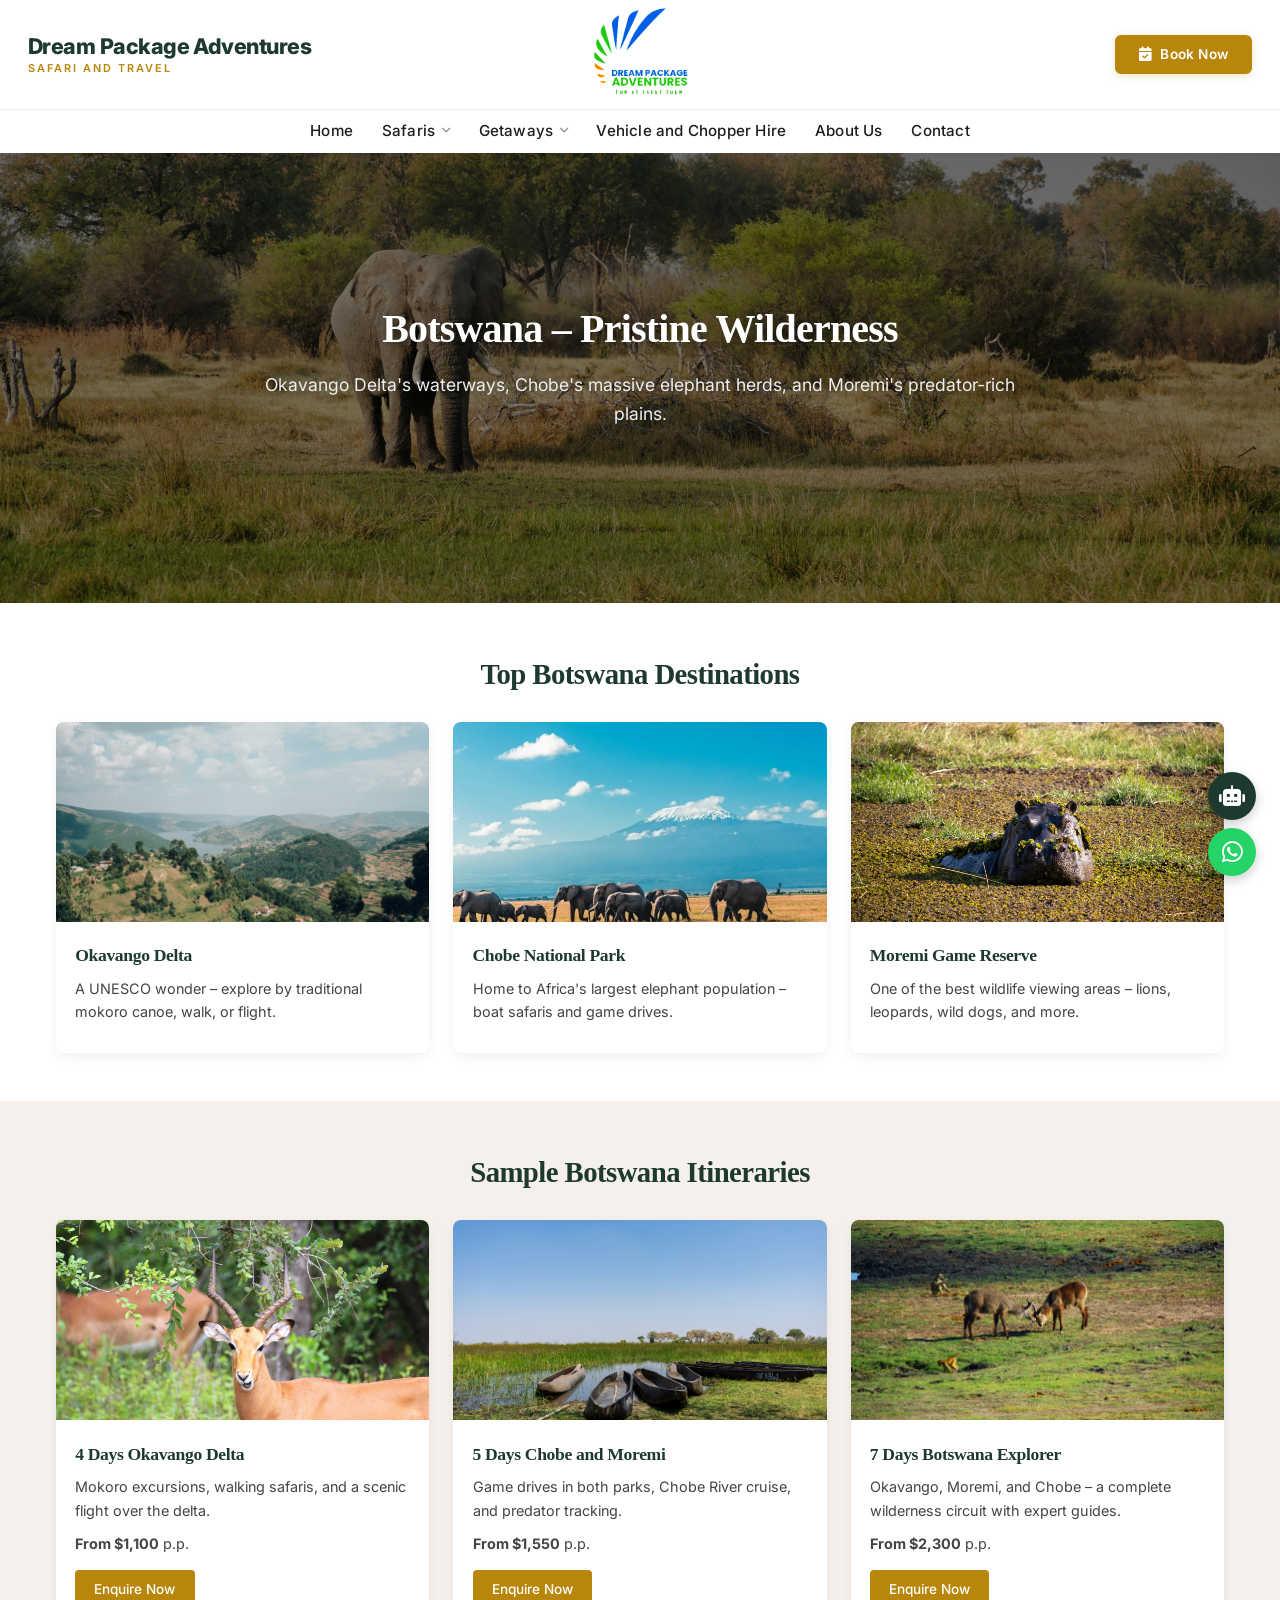
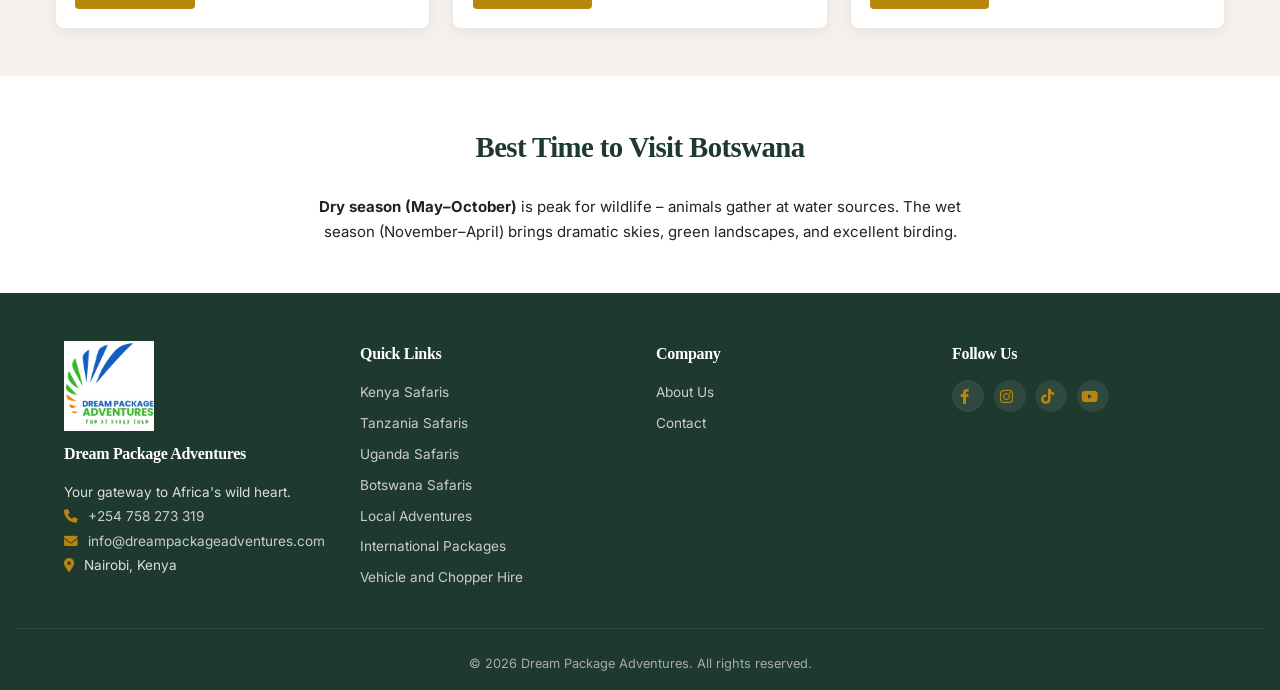
<file: botswana-safaris.html>
<!DOCTYPE html>
<html lang="en">
<head>
    <meta charset="UTF-8" />
    <meta name="viewport" content="width=device-width, initial-scale=1.0" />
    <title>Botswana Safaris – Dream Package Adventures</title>
    <meta name="description" content="Botswana safari packages – Okavango Delta mokoro rides, Chobe elephant herds, Moremi wildlife." />

    <!-- ===== FAVICON ===== -->
    <link rel="icon" type="image/jpeg" href="images/logo.jpg" />
    <link rel="shortcut icon" type="image/jpeg" href="images/logo.jpg" />
    <link rel="apple-touch-icon" href="images/logo.jpg" />

    <!-- ===== INTER FONT ===== -->
    <link rel="preconnect" href="https://fonts.googleapis.com" />
    <link rel="preconnect" href="https://fonts.gstatic.com" crossorigin />
    <link href="https://fonts.googleapis.com/css2?family=Inter:opsz,wght@14..32,300;14..32,400;14..32,500;14..32,600;14..32,700;14..32,800&display=swap" rel="stylesheet" />

    <link rel="stylesheet" href="https://cdnjs.cloudflare.com/ajax/libs/font-awesome/6.0.0-beta3/css/all.min.css" />
    <link rel="stylesheet" href="css/style.css" />

    <!-- ===== COMPACT LAYOUT OVERRIDES (Inter, no italics) ===== -->
    <style>
        * { margin: 0; padding: 0; box-sizing: border-box; }

        body {
            font-family: 'Inter', sans-serif;
            background: #fff;
            color: #222;
            font-size: 15px;
            line-height: 1.65;
            font-style: normal;
            font-weight: 400;
        }

        h1, h2, h3, h4, h5 {
            font-family: 'Inter', sans-serif;
            font-weight: 700;
            color: #1e3a2f;
            letter-spacing: -0.02em;
            font-style: normal;
        }

        /* ensure no italic anywhere */
        i, em, .fa, .fas, .far, .fab, .fal, .fad, .fak {
            font-style: normal !important;
        }

        /* ============================================================
           TOP BAR — BRAND LEFT · LOGO CENTER · BOOK NOW RIGHT
           ============================================================ */
        .top-bar {
            background: #fff;
            border-bottom: 1px solid #f0f0f0;
            padding: 0.4rem 0;
            width: 100%;
        }

        .top-bar-inner {
            display: grid;
            grid-template-columns: 1fr auto 1fr;   /* left | center | right */
            align-items: center;
            gap: 1rem;
            padding: 0 1.75rem;
            max-width: 1400px;
            margin: 0 auto;
            min-height: 86px;
        }

        /* ---------- LEFT: Brand name ---------- */
        .top-bar-brand {
            grid-column: 1;
            justify-self: start;
            display: flex;
            flex-direction: column;
            justify-content: center;
            text-decoration: none;
            color: inherit;
            min-width: 0;
        }

        .top-bar-brand-name {
            font-family: 'Inter', sans-serif;
            font-size: 1.35rem;
            font-weight: 800;
            color: #1e3a2f;
            letter-spacing: -0.025em;
            line-height: 1.15;
            font-style: normal;
            white-space: nowrap;
            transition: color 0.2s;
        }

        .top-bar-brand:hover .top-bar-brand-name {
            color: #b8860b;
        }

        .top-bar-brand-name span {
            display: block;
            font-family: 'Inter', sans-serif;
            font-size: 0.68rem;
            font-weight: 600;
            color: #b8860b;
            letter-spacing: 2px;
            text-transform: uppercase;
            font-style: normal;
            margin-top: 3px;
        }

        /* ---------- CENTER: Logo ---------- */
        .top-bar-logo {
            grid-column: 2;
            justify-self: center;
            display: flex;
            align-items: center;
            justify-content: center;
            text-decoration: none;
            color: inherit;
            line-height: 0;
            background: transparent;
            padding: 0;
            border: none;
            border-radius: 0;
            box-shadow: none;
        }

        .top-bar-logo img {
            height: 96px !important;
            width: auto !important;
            max-height: 96px !important;
            object-fit: contain;
            display: block;
            visibility: visible !important;
            opacity: 1 !important;
            filter: contrast(1.12) saturate(1.15) brightness(1.03);
            background: transparent;
            border: none;
            box-shadow: none;
        }

        /* ---------- RIGHT: Book Now ---------- */
        .top-bar-actions {
            grid-column: 3;
            justify-self: end;
            display: flex;
            align-items: center;
            justify-content: flex-end;
            gap: 0.75rem;
        }

        .top-bar-book {
            display: inline-flex;
            align-items: center;
            gap: 0.5rem;
            background: #b8860b;
            color: #fff;
            border: 2px solid #b8860b;
            text-decoration: none;
            font-family: 'Inter', sans-serif;
            font-size: 0.85rem;
            font-weight: 600;
            letter-spacing: 0.03em;
            padding: 0.6rem 1.35rem;
            border-radius: 6px;
            white-space: nowrap;
            transition: background 0.25s, border-color 0.25s, color 0.25s, transform 0.2s, box-shadow 0.25s;
            font-style: normal;
            line-height: 1.2;
            box-shadow: 0 2px 8px rgba(184, 134, 11, 0.22);
        }

        .top-bar-book i {
            font-size: 0.9rem;
            font-style: normal;
        }

        .top-bar-book:hover {
            background: #9a7209;
            border-color: #9a7209;
            color: #fff;
            transform: translateY(-1px);
            box-shadow: 0 4px 14px rgba(184, 134, 11, 0.32);
        }

        /* ----- MAIN NAV ----- */
        .site-header {
            background: #fff;
            box-shadow: 0 2px 6px rgba(0, 0, 0, 0.04);
            position: sticky;
            top: 0;
            z-index: 999;
        }
        .nav-bar { padding: 0.15rem 0; }
        .nav-container {
            display: flex;
            align-items: center;
            justify-content: center;
            max-width: 1400px;
            margin: 0 auto;
            padding: 0 1rem;
            min-height: 38px;
            position: relative;
        }
        .hamburger {
            display: none;
            background: none;
            border: none;
            cursor: pointer;
            padding: 0.2rem;
            flex-direction: column;
            gap: 4px;
            margin-right: auto;
        }
        .hamburger .bar {
            display: block;
            width: 22px;
            height: 2px;
            background: #222;
            border-radius: 2px;
            transition: 0.2s;
        }
        .main-nav {
            width: 100%;
            display: flex;
            justify-content: center;
        }
        .nav-list {
            display: flex;
            align-items: center;
            justify-content: center;
            flex-wrap: wrap;
            list-style: none;
            gap: 0.2rem 0.8rem;
            padding: 0;
            margin: 0;
        }
        .nav-list li {
            position: relative;
            font-size: 0.78rem;
            font-weight: 500;
            letter-spacing: 0.2px;
        }
        .nav-list li a {
            text-decoration: none;
            color: #1e1e1e;
            padding: 0.25rem 0.15rem;
            display: inline-flex;
            align-items: center;
            gap: 0.25rem;
            transition: color 0.2s;
            white-space: nowrap;
            font-style: normal;
        }
        .nav-list li a:hover,
        .nav-list li a.active { color: #b8860b; }
        .nav-list li a.active { font-weight: 600; }
        .dropdown-toggle i {
            font-size: 0.6rem;
            margin-left: 0.15rem;
            color: #888;
            transition: transform 0.2s;
            font-style: normal;
        }
        .dropdown:hover .dropdown-toggle i { transform: rotate(180deg); }
        .dropdown-menu {
            display: none;
            position: absolute;
            top: 100%;
            left: 0;
            background: #fff;
            box-shadow: 0 6px 16px rgba(0, 0, 0, 0.08);
            border-radius: 6px;
            padding: 0.4rem 0;
            min-width: 170px;
            list-style: none;
            z-index: 1000;
            border: 1px solid #f0f0f0;
            margin-top: 0.2rem;
        }
        .dropdown:hover .dropdown-menu { display: block; }
        .dropdown-menu li a {
            padding: 0.4rem 1rem;
            font-size: 0.75rem;
            font-weight: 400;
            color: #333;
            display: block;
            white-space: nowrap;
            font-style: normal;
        }
        .dropdown-menu li a:hover {
            background: #f9f6f0;
            color: #b8860b;
        }

        /* ----- RESPONSIVE ----- */
        @media (max-width: 1100px) {
            .top-bar-brand-name { font-size: 1.05rem; }
            .top-bar-brand-name span { font-size: 0.58rem; letter-spacing: 1.5px; }
            .top-bar-logo img { height: 78px !important; max-height: 78px !important; }
        }

        @media (max-width: 992px) {
            .top-bar-inner {
                min-height: 66px;
                padding: 0 1rem;
                gap: 0.6rem;
            }
            .top-bar-brand-name { font-size: 0.85rem; white-space: normal; }
            .top-bar-brand-name span { font-size: 0.52rem; letter-spacing: 1px; }
            .top-bar-logo img { height: 56px !important; max-height: 56px !important; }
            .top-bar-book { padding: 0.45rem 0.9rem; font-size: 0.75rem; }

            .nav-list { gap: 0.1rem 0.5rem; }
            .nav-list li { font-size: 0.7rem; }
            .hamburger { display: flex; }
            .main-nav {
                display: none;
                width: 100%;
                justify-content: flex-start;
            }
            .main-nav.open { display: block; }
            .nav-list {
                flex-direction: column;
                align-items: flex-start;
                gap: 0.2rem;
                padding: 0.5rem 0;
                width: 100%;
            }
            .nav-list li { width: 100%; font-size: 0.8rem; }
            .nav-list li a { padding: 0.5rem 0.8rem; width: 100%; }
            .dropdown-menu {
                position: static;
                box-shadow: none;
                border: none;
                padding-left: 1rem;
                background: #fafafa;
                border-radius: 0;
            }
        }

        @media (max-width: 600px) {
            .top-bar-inner { min-height: 58px; padding: 0 0.75rem; }
            .top-bar-brand-name { font-size: 0.7rem; }
            .top-bar-brand-name span { display: none; }
            .top-bar-logo img { height: 46px !important; max-height: 46px !important; }
            .top-bar-book { padding: 0.4rem 0.7rem; font-size: 0.68rem; gap: 0.3rem; }
        }

        @media (max-width: 480px) {
            .top-bar-logo img { height: 40px !important; max-height: 40px !important; }
            .top-bar-brand-name { font-size: 0.62rem; }
            .top-bar-book { padding: 0.35rem 0.6rem; font-size: 0.62rem; }
        }

        .hero { margin-top: 0; }

        /* ----- FOOTER LOGO (consistent visibility) ----- */
        .footer-logo img {
            max-width: 90px;
            height: auto;
            display: block;
            margin-bottom: 0.6rem;
            visibility: visible !important;
            opacity: 1 !important;
        }

        /* ----- BADGE / CREDENTIALS ROW (text only, no icons) ----- */
        .badge-row {
            display: flex;
            flex-wrap: wrap;
            justify-content: center;
            align-items: center;
            gap: 2rem;
        }
        .badge-row span {
            display: inline-flex;
            align-items: center;
            font-weight: 400;
            font-size: 0.95rem;
            letter-spacing: 0.01em;
            font-style: normal;
        }
        .badge-row span::before {
            content: "✓";
            margin-right: 0.5rem;
            font-weight: 600;
            font-size: 1.1rem;
            color: #b8860b;
        }
        .badge-row i, .badge-row .fa, .badge-row .fas, .badge-row .far {
            display: none !important;
        }

        /* ----- BUTTONS ----- */
        .btn {
            display: inline-block;
            padding: 0.5rem 1.2rem;
            border-radius: 4px;
            text-decoration: none;
            font-weight: 500;
            font-size: 0.85rem;
            transition: background 0.2s, color 0.2s;
            font-style: normal;
            cursor: pointer;
            border: none;
        }
        .btn-primary {
            background: #b8860b;
            color: #fff;
        }
        .btn-primary:hover {
            background: #9a7209;
        }

        /* ----- SECTION TITLES ----- */
        .section-title {
            font-size: 1.8rem;
            margin-bottom: 1.5rem;
            text-align: center;
        }
        .section-sub {
            text-align: center;
            font-size: 1rem;
            color: #555;
            margin-bottom: 2rem;
        }

        /* ----- DEST CARD ----- */
        .dest-card {
            background: #fff;
            border-radius: 8px;
            overflow: hidden;
            box-shadow: 0 4px 12px rgba(0,0,0,0.06);
            transition: transform 0.2s, box-shadow 0.2s;
        }
        .dest-card:hover {
            transform: translateY(-4px);
            box-shadow: 0 8px 20px rgba(0,0,0,0.08);
        }
        .dest-card img {
            width: 100%;
            height: 200px;
            object-fit: cover;
            display: block;
        }
        .dest-info {
            padding: 1.2rem;
        }
        .dest-info h3 {
            font-size: 1.1rem;
            margin-bottom: 0.4rem;
        }
        .dest-info p {
            font-size: 0.9rem;
            color: #444;
            margin-bottom: 0.6rem;
        }
        .dest-info .btn {
            margin-top: 0.3rem;
        }

        /* ----- FOOTER STYLES ----- */
        .site-footer {
            background: #1e3a2f;
            color: #ddd;
            padding: 3rem 1rem 1rem;
        }
        .footer-grid {
            display: grid;
            grid-template-columns: repeat(auto-fit, minmax(180px, 1fr));
            gap: 2rem;
            max-width: 1200px;
            margin: 0 auto;
        }
        .footer-col h4 {
            color: #fff;
            font-size: 1rem;
            margin-bottom: 0.8rem;
            font-weight: 600;
        }
        .footer-col p, .footer-col ul {
            font-size: 0.85rem;
            line-height: 1.8;
        }
        .footer-col ul {
            list-style: none;
            padding: 0;
        }
        .footer-col ul li a {
            color: #ccc;
            text-decoration: none;
            transition: color 0.2s;
        }
        .footer-col ul li a:hover {
            color: #b8860b;
        }
        .footer-col a {
            color: #ccc;
            text-decoration: none;
        }
        .footer-col a:hover {
            color: #b8860b;
        }
        .footer-col i {
            color: #b8860b;
            margin-right: 0.4rem;
            font-style: normal;
        }
        .social-icons {
            display: flex;
            gap: 0.6rem;
            flex-wrap: wrap;
        }
        .social-icons a {
            display: inline-flex;
            align-items: center;
            justify-content: center;
            width: 2rem;
            height: 2rem;
            border-radius: 50%;
            background: rgba(255,255,255,0.08);
            color: #ddd;
            transition: background 0.2s, color 0.2s;
        }
        .social-icons a:hover {
            background: #b8860b;
            color: #fff;
        }
        .footer-bottom {
            text-align: center;
            padding-top: 1.5rem;
            margin-top: 2rem;
            border-top: 1px solid rgba(255,255,255,0.08);
            font-size: 0.8rem;
            color: #aaa;
        }

        /* ----- WHATSAPP FLOAT ----- */
        .whatsapp-float {
            position: fixed;
            bottom: 1.5rem;
            right: 1.5rem;
            background: #25d366;
            color: #fff;
            width: 3rem;
            height: 3rem;
            border-radius: 50%;
            display: flex;
            align-items: center;
            justify-content: center;
            font-size: 1.5rem;
            box-shadow: 0 4px 12px rgba(0,0,0,0.2);
            z-index: 998;
            text-decoration: none;
            transition: transform 0.2s;
        }
        .whatsapp-float:hover {
            transform: scale(1.08);
            color: #fff;
        }

        /* ----- CHATBOT ----- */
        .chatbot-float {
            position: fixed;
            bottom: 5rem;
            right: 1.5rem;
            z-index: 999;
        }
        .chatbot-toggle {
            background: #1e3a2f;
            color: #fff;
            border: none;
            width: 3rem;
            height: 3rem;
            border-radius: 50%;
            font-size: 1.3rem;
            cursor: pointer;
            box-shadow: 0 4px 12px rgba(0,0,0,0.2);
            display: flex;
            align-items: center;
            justify-content: center;
        }
        .chatbot-panel {
            display: none;
            position: absolute;
            bottom: 3.8rem;
            right: 0;
            width: 320px;
            background: #fff;
            border-radius: 12px;
            box-shadow: 0 8px 30px rgba(0,0,0,0.15);
            overflow: hidden;
            flex-direction: column;
        }
        .chatbot-panel.open {
            display: flex;
        }
        .chatbot-header {
            background: #1e3a2f;
            color: #fff;
            padding: 0.8rem 1rem;
            display: flex;
            justify-content: space-between;
            align-items: center;
        }
        .chatbot-header h4 {
            color: #fff;
            font-size: 0.9rem;
            margin: 0;
            display: flex;
            align-items: center;
            gap: 0.4rem;
        }
        .chatbot-close {
            background: none;
            border: none;
            color: #fff;
            font-size: 1.4rem;
            cursor: pointer;
            line-height: 1;
        }
        .chatbot-messages {
            padding: 1rem;
            max-height: 200px;
            overflow-y: auto;
            background: #f9f9f9;
            font-size: 0.85rem;
        }
        .bot-msg {
            background: #e9f0ec;
            padding: 0.6rem 0.8rem;
            border-radius: 8px;
            margin-bottom: 0.5rem;
            color: #1e3a2f;
        }
        .user-msg {
            background: #1e3a2f;
            color: #fff;
            padding: 0.6rem 0.8rem;
            border-radius: 8px;
            margin-bottom: 0.5rem;
            text-align: right;
        }
        .chatbot-quick-replies {
            display: flex;
            flex-wrap: wrap;
            gap: 0.4rem;
            padding: 0.5rem 1rem;
            background: #fff;
            border-top: 1px solid #eee;
        }
        .quick-btn {
            background: #f0f0f0;
            border: none;
            padding: 0.3rem 0.7rem;
            border-radius: 20px;
            font-size: 0.7rem;
            cursor: pointer;
            font-family: 'Inter', sans-serif;
            transition: background 0.2s;
        }
        .quick-btn:hover {
            background: #b8860b;
            color: #fff;
        }
        .chatbot-input-row {
            display: flex;
            padding: 0.5rem;
            background: #fff;
            border-top: 1px solid #eee;
        }
        .chatbot-input-row input {
            flex: 1;
            padding: 0.5rem;
            border: 1px solid #ddd;
            border-radius: 4px;
            font-family: 'Inter', sans-serif;
            font-size: 0.8rem;
        }
        .chatbot-input-row button {
            background: #1e3a2f;
            color: #fff;
            border: none;
            padding: 0.5rem 0.8rem;
            border-radius: 4px;
            margin-left: 0.4rem;
            cursor: pointer;
        }

        /* ----- HERO ----- */
        .hero {
            background-size: cover;
            background-position: center;
            display: flex;
            align-items: center;
            justify-content: center;
            text-align: center;
            color: #fff;
        }
        .hero-content {
            max-width: 800px;
            padding: 2rem 1rem;
        }
        .hero h1 {
            font-size: 2.5rem;
            color: #fff;
            margin-bottom: 0.5rem;
        }
        .hero-sub {
            font-size: 1.1rem;
            color: #eee;
        }

        /* ----- GRID UTILITY ----- */
        .grid {
            display: grid;
            gap: 1.5rem;
        }
    </style>
</head>
<body>

    <!-- ============================================================
         TOP BAR — BRAND LEFT · LOGO CENTER · BOOK NOW RIGHT
         ============================================================ -->
    <div class="top-bar">
        <div class="top-bar-inner">

            <!-- LEFT: Brand name -->
            <a href="index.html" class="top-bar-brand">
                <span class="top-bar-brand-name">
                    Dream Package Adventures
                    <span>Safari and Travel</span>
                </span>
            </a>

            <!-- CENTER: Logo -->
            <a href="index.html" class="top-bar-logo">
                <img src="images/logo.jpg" alt="Dream Package Adventures logo" />
            </a>

            <!-- RIGHT: Book Now -->
            <div class="top-bar-actions">
                <a href="contact.html" class="top-bar-book">
                    <i class="fas fa-calendar-check"></i> Book Now
                </a>
            </div>

        </div>
    </div>

    <!-- ============================================================
         MAIN NAV
         ============================================================ -->
    <header class="site-header" id="siteHeader">
        <div class="nav-bar">
            <div class="container nav-container">

                <button class="hamburger" id="hamburger" aria-label="Toggle navigation menu">
                    <span class="bar"></span><span class="bar"></span><span class="bar"></span>
                </button>

                <nav class="main-nav" id="mainNav" role="navigation" aria-label="Main navigation">
                    <ul class="nav-list">
                        <li><a href="index.html">Home</a></li>
                        <li class="dropdown">
                            <a href="#" class="dropdown-toggle">Safaris <i class="fas fa-chevron-down"></i></a>
                            <ul class="dropdown-menu">
                                <li><a href="kenya-safaris.html">Kenya Safaris</a></li>
                                <li><a href="tanzania-safaris.html">Tanzania Safaris</a></li>
                                <li><a href="uganda-safaris.html">Uganda Safaris</a></li>
                                <li><a href="botswana-safaris.html" class="active">Botswana Safaris</a></li>
                            </ul>
                        </li>
                        <li class="dropdown">
                            <a href="#" class="dropdown-toggle">Getaways <i class="fas fa-chevron-down"></i></a>
                            <ul class="dropdown-menu">
                                <li><a href="local-adventures.html">Local Adventures</a></li>
                                <li><a href="international-packages.html">International Packages</a></li>
                            </ul>
                        </li>
                        <li><a href="car-and-chopper-hire.html">Vehicle and Chopper Hire</a></li>
                        <li><a href="about-us.html">About Us</a></li>
                        <li><a href="contact.html">Contact</a></li>
                    </ul>
                </nav>

            </div>
        </div>
    </header>

    <!-- ===== HERO ===== -->
    <section class="hero" style="background-image: linear-gradient(rgba(0,0,0,0.5), rgba(0,0,0,0.5)), url('images/botswana-hero.jpg'); min-height: 50vh;">
        <div class="container hero-content">
            <h1>Botswana – Pristine Wilderness</h1>
            <p class="hero-sub">Okavango Delta's waterways, Chobe's massive elephant herds, and Moremi's predator-rich plains.</p>
        </div>
    </section>

    <!-- ===== DESTINATIONS ===== -->
    <section class="section" style="padding: 3rem 0;">
        <div class="container" style="max-width: 1200px; margin: 0 auto; padding: 0 1rem;">
            <h2 class="section-title">Top Botswana Destinations</h2>
            <div class="grid" style="grid-template-columns: repeat(auto-fit, minmax(220px, 1fr));">
                <div class="dest-card">
                    <img src="images/okavango.jpg" alt="Okavango Delta" loading="lazy" />
                    <div class="dest-info">
                        <h3>Okavango Delta</h3>
                        <p>A UNESCO wonder – explore by traditional mokoro canoe, walk, or flight.</p>
                    </div>
                </div>
                <div class="dest-card">
                    <img src="images/chobe.jpg" alt="Chobe National Park" loading="lazy" />
                    <div class="dest-info">
                        <h3>Chobe National Park</h3>
                        <p>Home to Africa's largest elephant population – boat safaris and game drives.</p>
                    </div>
                </div>
                <div class="dest-card">
                    <img src="images/moremi.jpg" alt="Moremi Game Reserve" loading="lazy" />
                    <div class="dest-info">
                        <h3>Moremi Game Reserve</h3>
                        <p>One of the best wildlife viewing areas – lions, leopards, wild dogs, and more.</p>
                    </div>
                </div>
            </div>
        </div>
    </section>

    <!-- ===== ITINERARIES ===== -->
    <section class="section" style="background: #f5f0eb; padding: 3rem 0;">
        <div class="container" style="max-width: 1200px; margin: 0 auto; padding: 0 1rem;">
            <h2 class="section-title">Sample Botswana Itineraries</h2>
            <div class="grid" style="grid-template-columns: repeat(auto-fit, minmax(250px, 1fr));">
                <div class="dest-card">
                    <img src="images/bw-itinerary-4d.jpg" alt="4 Days Okavango Delta" loading="lazy" />
                    <div class="dest-info">
                        <h3>4 Days Okavango Delta</h3>
                        <p>Mokoro excursions, walking safaris, and a scenic flight over the delta.</p>
                        <p><strong>From $1,100</strong> p.p.</p>
                        <a href="contact.html" class="btn btn-primary">Enquire Now</a>
                    </div>
                </div>
                <div class="dest-card">
                    <img src="images/bw-itinerary-5d.jpg" alt="5 Days Chobe and Moremi" loading="lazy" />
                    <div class="dest-info">
                        <h3>5 Days Chobe and Moremi</h3>
                        <p>Game drives in both parks, Chobe River cruise, and predator tracking.</p>
                        <p><strong>From $1,550</strong> p.p.</p>
                        <a href="contact.html" class="btn btn-primary">Enquire Now</a>
                    </div>
                </div>
                <div class="dest-card">
                    <img src="images/bw-itinerary-7d.jpg" alt="7 Days Botswana Explorer" loading="lazy" />
                    <div class="dest-info">
                        <h3>7 Days Botswana Explorer</h3>
                        <p>Okavango, Moremi, and Chobe – a complete wilderness circuit with expert guides.</p>
                        <p><strong>From $2,300</strong> p.p.</p>
                        <a href="contact.html" class="btn btn-primary">Enquire Now</a>
                    </div>
                </div>
            </div>
        </div>
    </section>

    <!-- ===== BEST TIME ===== -->
    <section class="section" style="padding: 3rem 0;">
        <div class="container" style="max-width:700px; margin:0 auto; text-align:center; padding: 0 1rem;">
            <h2 class="section-title">Best Time to Visit Botswana</h2>
            <p><strong>Dry season (May–October)</strong> is peak for wildlife – animals gather at water sources. The wet season (November–April) brings dramatic skies, green landscapes, and excellent birding.</p>
        </div>
    </section>

    <!-- ===== FOOTER (with consistent logo) ===== -->
    <footer class="site-footer">
        <div class="container footer-grid">
            <div class="footer-col">
                <div class="footer-logo">
                    <img src="images/logo.jpg" alt="Dream Package Adventures logo" />
                </div>
                <h4>Dream Package Adventures</h4>
                <p>Your gateway to Africa's wild heart.</p>
                <p><i class="fas fa-phone"></i> <a href="tel:+254758273319">+254 758 273 319</a></p>
                <p><i class="fas fa-envelope"></i> <a href="mailto:info@dreampackageadventures.com">info@dreampackageadventures.com</a></p>
                <p><i class="fas fa-map-marker-alt"></i> Nairobi, Kenya</p>
            </div>
            <div class="footer-col">
                <h4>Quick Links</h4>
                <ul>
                    <li><a href="kenya-safaris.html">Kenya Safaris</a></li>
                    <li><a href="tanzania-safaris.html">Tanzania Safaris</a></li>
                    <li><a href="uganda-safaris.html">Uganda Safaris</a></li>
                    <li><a href="botswana-safaris.html">Botswana Safaris</a></li>
                    <li><a href="local-adventures.html">Local Adventures</a></li>
                    <li><a href="international-packages.html">International Packages</a></li>
                    <li><a href="car-and-chopper-hire.html">Vehicle and Chopper Hire</a></li>
                </ul>
            </div>
            <div class="footer-col">
                <h4>Company</h4>
                <ul>
                    <li><a href="about-us.html">About Us</a></li>
                    <li><a href="contact.html">Contact</a></li>
                </ul>
            </div>
            <div class="footer-col">
                <h4>Follow Us</h4>
                <div class="social-icons">
                    <a href="https://www.facebook.com/share/18vCiUKj5X/" target="_blank" rel="noopener" aria-label="Facebook"><i class="fab fa-facebook-f"></i></a>
                    <a href="https://wa.me/message/JZZQDUGOVGFVP1" target="_blank" rel="noopener" aria-label="Instagram"><i class="fab fa-instagram"></i></a>
                    <a href="#" aria-label="TikTok"><i class="fab fa-tiktok"></i></a>
                    <a href="#" aria-label="YouTube"><i class="fab fa-youtube"></i></a>
                </div>
            </div>
        </div>
        <div class="footer-bottom">
            <p>&copy; 2026 Dream Package Adventures. All rights reserved.</p>
        </div>
    </footer>

    <!-- ===== FLOATING WHATSAPP BUTTON ===== -->
    <a href="https://wa.me/254758273319" target="_blank" class="whatsapp-float" aria-label="Chat on WhatsApp">
        <i class="fab fa-whatsapp"></i>
    </a>

    <!-- ===== AI CHATBOT WIDGET ===== -->
    <div class="chatbot-float" id="chatbotFloat">
        <button class="chatbot-toggle" id="chatbotToggle" aria-label="Open AI travel assistant">
            <i class="fas fa-robot"></i>
        </button>
        <div class="chatbot-panel" id="chatbotPanel">
            <div class="chatbot-header">
                <h4><i class="fas fa-robot"></i> Dream Package AI</h4>
                <button class="chatbot-close" id="chatbotClose">&times;</button>
            </div>
            <div class="chatbot-messages" id="chatbotMessages">
                <div class="bot-msg">Welcome. I am your safari assistant. Ask me about Botswana safaris, vehicle hire, or anything else.</div>
            </div>
            <div class="chatbot-quick-replies" id="quickReplies">
                <button class="quick-btn" data-msg="Botswana Safaris">Botswana Safaris</button>
                <button class="quick-btn" data-msg="Vehicle Hire">Vehicle Hire</button>
                <button class="quick-btn" data-msg="Contact a human agent">Contact Human</button>
            </div>
            <div class="chatbot-input-row">
                <input type="text" id="chatbotInput" placeholder="Ask me anything..." aria-label="Chat input" />
                <button id="chatbotSend" aria-label="Send message"><i class="fas fa-paper-plane"></i></button>
            </div>
        </div>
    </div>

    <script src="js/main.js"></script>
    <script src="js/chatbot.js"></script>

</body>
</html>
</file>
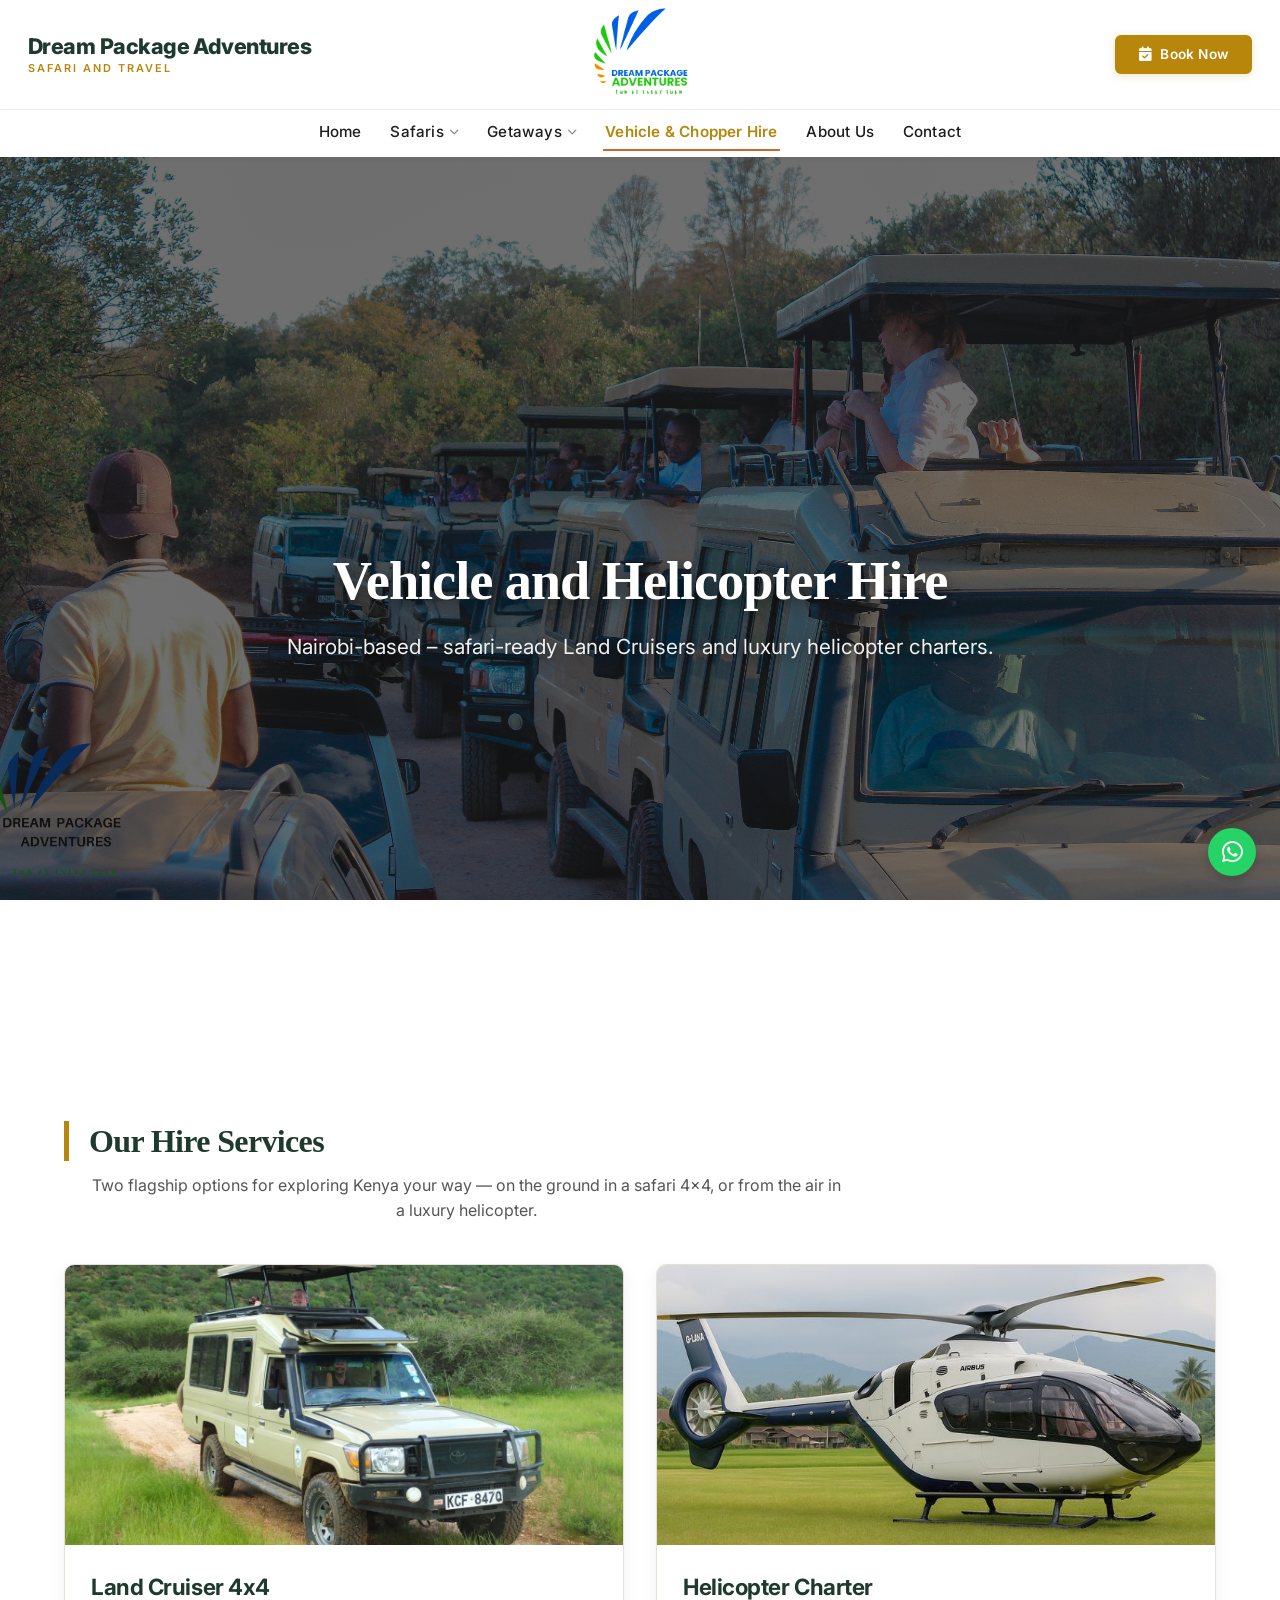
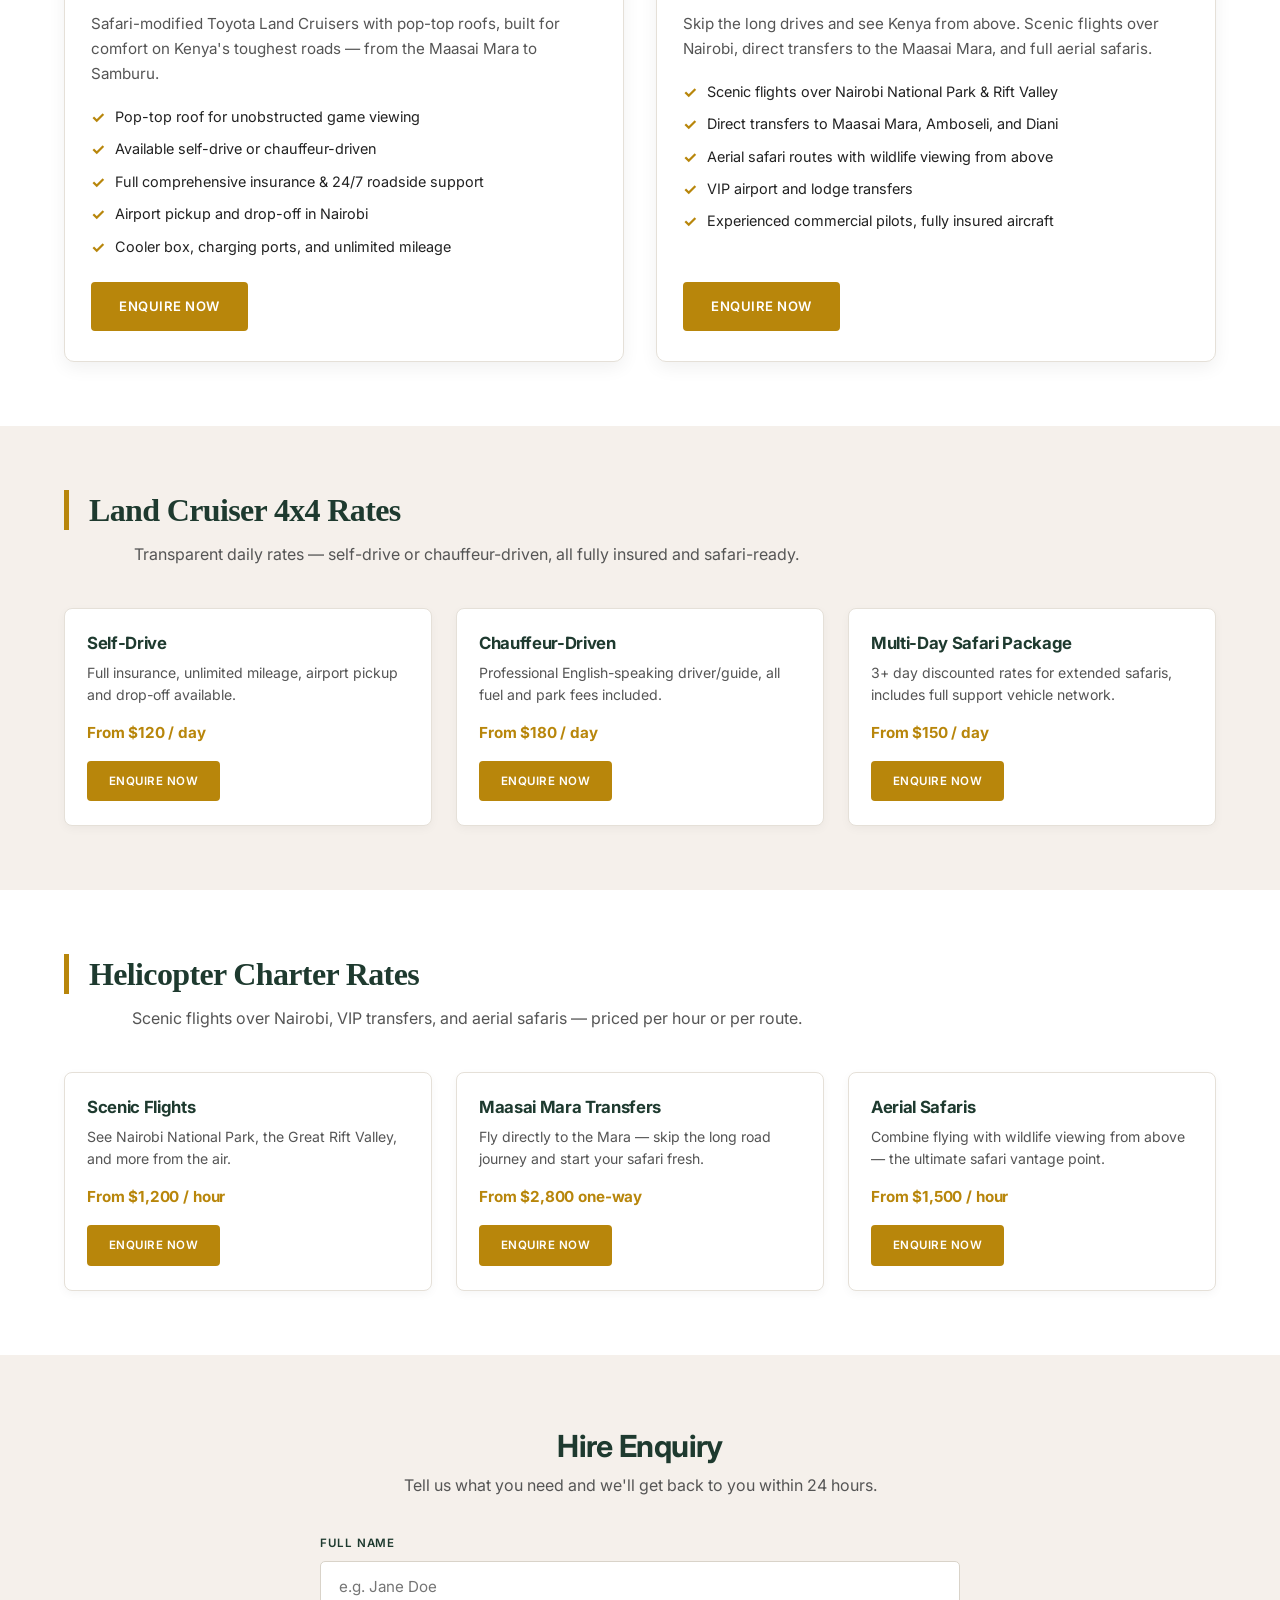
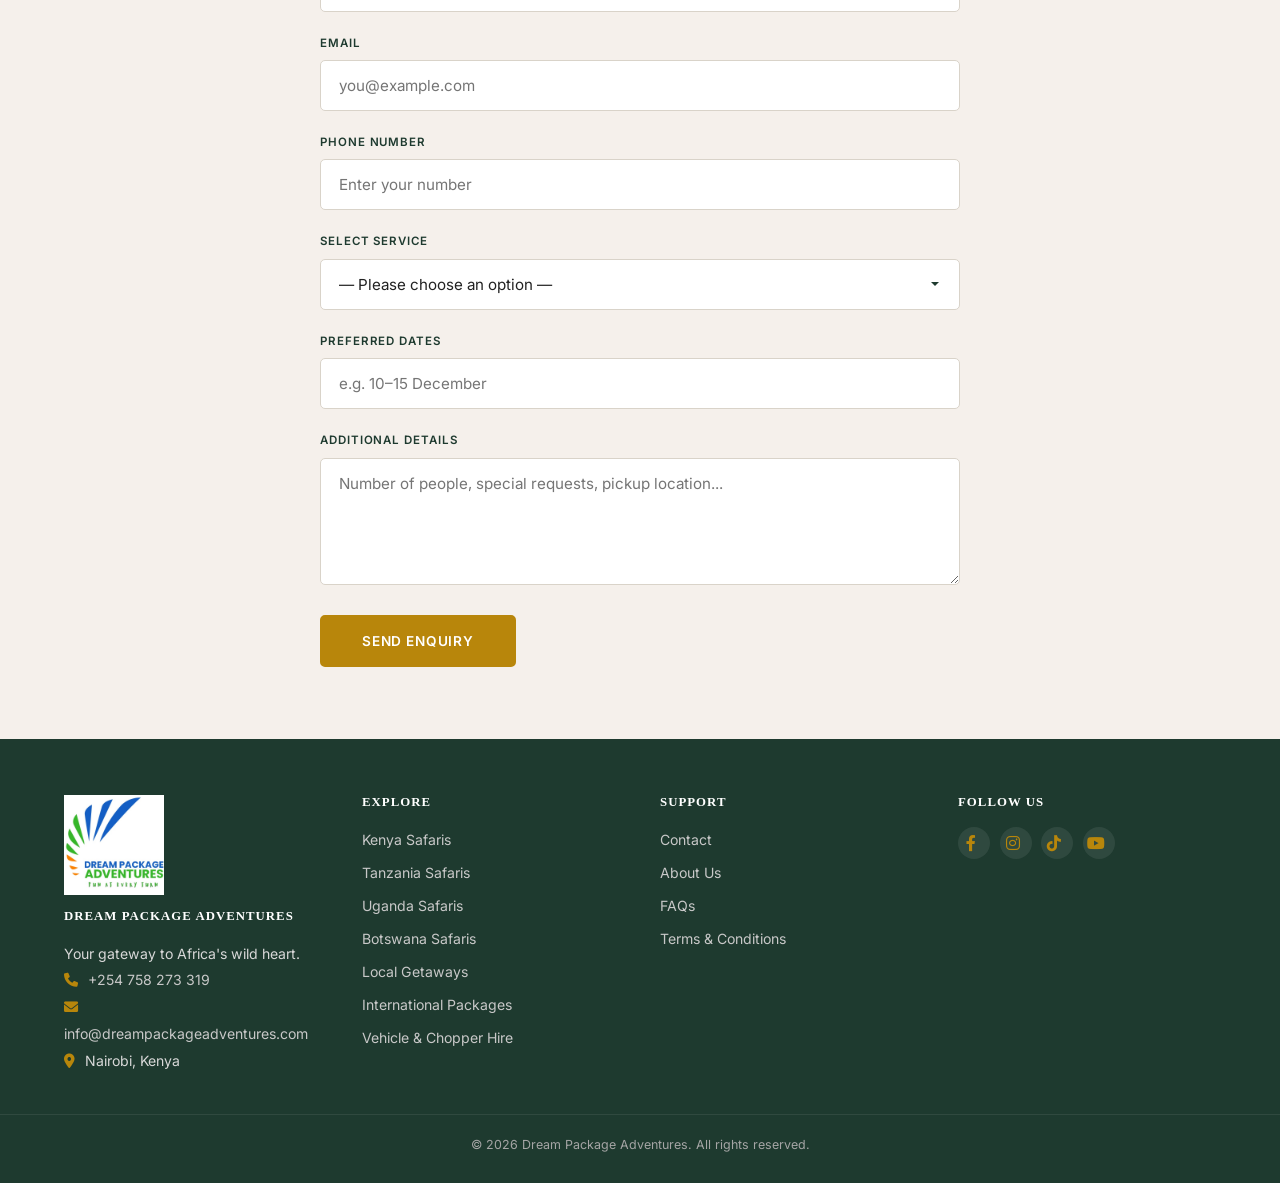
<file: car-and-chopper-hire.html>
<!DOCTYPE html>
<html lang="en">
<head>
    <meta charset="UTF-8" />
    <meta name="viewport" content="width=device-width, initial-scale=1.0" />
    <title>Vehicle and Chopper Hire – Dream Package Adventures</title>
    <meta name="description" content="Safari vehicle hire – Land Cruiser 4x4 self-drive/chauffeur. Helicopter charters in Nairobi." />

    <!-- ===== FAVICON ===== -->
    <link rel="icon" type="image/jpeg" href="images/logo.jpg" />
    <link rel="shortcut icon" type="image/jpeg" href="images/logo.jpg" />
    <link rel="apple-touch-icon" href="images/logo.jpg" />

    <!-- ===== INTER FONT ===== -->
    <link rel="preconnect" href="https://fonts.googleapis.com" />
    <link rel="preconnect" href="https://fonts.gstatic.com" crossorigin />
    <link href="https://fonts.googleapis.com/css2?family=Inter:opsz,wght@14..32,300;14..32,400;14..32,500;14..32,600;14..32,700;14..32,800&display=swap" rel="stylesheet" />

    <!-- ===== FONT AWESOME ===== -->
    <link rel="stylesheet" href="https://cdnjs.cloudflare.com/ajax/libs/font-awesome/6.0.0-beta3/css/all.min.css" />
    <link rel="stylesheet" href="css/style.css" />

    <style>
        /* ---------- GLOBAL RESET & VARIABLES ---------- */
        * { margin: 0; padding: 0; box-sizing: border-box; }

        :root {
            --color-primary: #1e3a2f;
            --color-accent: #b8860b;
            --color-accent-hover: #9a7209;
            --color-bg-light: #f5f0eb;
            --color-text: #222;
            --color-text-muted: #555;
            --color-white: #ffffff;
            --color-border: #e5e0d8;
            --color-whatsapp: #25d366;
            --font-main: 'Inter', sans-serif;
        }

        html, body {
            font-family: var(--font-main);
            background: #ffffff;
            color: var(--color-text);
            line-height: 1.6;
            font-weight: 400;
            font-style: normal;
        }

        /* ensure no italic anywhere */
        i, em, .fa, .fas, .far, .fab, .fal, .fad, .fak {
            font-style: normal !important;
        }

        h1, h2, h3, h4, h5 {
            font-family: var(--font-main);
            font-weight: 700;
            letter-spacing: -0.02em;
            line-height: 1.25;
            color: var(--color-primary);
            font-style: normal;
        }

        .container {
            max-width: 1200px;
            margin: 0 auto;
            padding: 0 24px;
        }

        .section { padding: 64px 0; }

        .section-title {
            font-size: 2rem;
            margin-bottom: 12px;
            color: var(--color-primary);
            font-weight: 700;
            letter-spacing: -0.02em;
            border-left: 5px solid var(--color-accent);
            padding-left: 20px;
            text-align: left;
        }

        .section-sub {
            font-size: 1rem;
            color: var(--color-text-muted);
            margin-bottom: 40px;
            padding-left: 25px;
            max-width: 780px;
        }

        /* ---------- BUTTONS ---------- */
        .btn {
            display: inline-block;
            font-family: var(--font-main);
            font-weight: 600;
            font-size: 0.82rem;
            text-transform: uppercase;
            letter-spacing: 0.04em;
            padding: 12px 26px;
            border-radius: 4px;
            text-decoration: none;
            transition: background 0.2s, color 0.2s, border-color 0.2s;
            border: 2px solid transparent;
            cursor: pointer;
            font-style: normal;
        }

        .btn-primary {
            background: var(--color-accent);
            color: var(--color-white);
            border-color: var(--color-accent);
        }

        .btn-primary:hover {
            background: var(--color-accent-hover);
            border-color: var(--color-accent-hover);
        }

        .btn-outline {
            background: transparent;
            color: var(--color-primary);
            border-color: var(--color-primary);
        }

        .btn-outline:hover {
            background: var(--color-primary);
            color: var(--color-white);
        }

        /* ============================================================
           TOP BAR — BRAND LEFT · LOGO CENTER · BOOK NOW RIGHT
           ============================================================ */
        .top-bar {
            background: #fff;
            border-bottom: 1px solid #f0f0f0;
            padding: 0.4rem 0;
            width: 100%;
        }

        .top-bar-inner {
            display: grid;
            grid-template-columns: 1fr auto 1fr;
            align-items: center;
            gap: 1rem;
            padding: 0 1.75rem;
            max-width: 1400px;
            margin: 0 auto;
            min-height: 86px;
        }

        /* LEFT: Brand name */
        .top-bar-brand {
            grid-column: 1;
            justify-self: start;
            display: flex;
            flex-direction: column;
            justify-content: center;
            text-decoration: none;
            color: inherit;
            min-width: 0;
        }

        .top-bar-brand-name {
            font-family: 'Inter', sans-serif;
            font-size: 1.35rem;
            font-weight: 800;
            color: #1e3a2f;
            letter-spacing: -0.025em;
            line-height: 1.15;
            font-style: normal;
            white-space: nowrap;
            transition: color 0.2s;
        }

        .top-bar-brand:hover .top-bar-brand-name {
            color: #b8860b;
        }

        .top-bar-brand-name span {
            display: block;
            font-family: 'Inter', sans-serif;
            font-size: 0.68rem;
            font-weight: 600;
            color: #b8860b;
            letter-spacing: 2px;
            text-transform: uppercase;
            font-style: normal;
            margin-top: 3px;
        }

        /* CENTER: Logo */
        .top-bar-logo {
            grid-column: 2;
            justify-self: center;
            display: flex;
            align-items: center;
            justify-content: center;
            text-decoration: none;
            color: inherit;
            line-height: 0;
            background: transparent;
            padding: 0;
            border: none;
            border-radius: 0;
            box-shadow: none;
        }

        .top-bar-logo img {
            height: 96px !important;
            width: auto !important;
            max-height: 96px !important;
            object-fit: contain;
            display: block;
            visibility: visible !important;
            opacity: 1 !important;
            filter: contrast(1.12) saturate(1.15) brightness(1.03);
            background: transparent;
            border: none;
            box-shadow: none;
        }

        /* RIGHT: Book Now */
        .top-bar-actions {
            grid-column: 3;
            justify-self: end;
            display: flex;
            align-items: center;
            justify-content: flex-end;
            gap: 0.75rem;
        }

        .top-bar-book {
            display: inline-flex;
            align-items: center;
            gap: 0.5rem;
            background: #b8860b;
            color: #fff;
            border: 2px solid #b8860b;
            text-decoration: none;
            font-family: 'Inter', sans-serif;
            font-size: 0.85rem;
            font-weight: 600;
            letter-spacing: 0.03em;
            padding: 0.6rem 1.35rem;
            border-radius: 6px;
            white-space: nowrap;
            transition: background 0.25s, border-color 0.25s, color 0.25s, transform 0.2s, box-shadow 0.25s;
            font-style: normal;
            line-height: 1.2;
            box-shadow: 0 2px 8px rgba(184, 134, 11, 0.22);
        }

        .top-bar-book i {
            font-size: 0.9rem;
            font-style: normal;
        }

        .top-bar-book:hover {
            background: #9a7209;
            border-color: #9a7209;
            color: #fff;
            transform: translateY(-1px);
            box-shadow: 0 4px 14px rgba(184, 134, 11, 0.32);
        }

        /* ---------- MAIN NAV ---------- */
        .site-header {
            background: #fff;
            box-shadow: 0 2px 6px rgba(0, 0, 0, 0.04);
            position: sticky;
            top: 0;
            z-index: 999;
        }

        .nav-bar { padding: 0.15rem 0; }

        .nav-container {
            display: flex;
            align-items: center;
            justify-content: center;
            max-width: 1400px;
            margin: 0 auto;
            padding: 0 1rem;
            min-height: 42px;
            position: relative;
        }

        .hamburger {
            display: none;
            background: none;
            border: none;
            cursor: pointer;
            padding: 0.2rem;
            flex-direction: column;
            gap: 4px;
            margin-right: auto;
        }

        .hamburger .bar {
            display: block;
            width: 22px;
            height: 2px;
            background: #222;
            border-radius: 2px;
            transition: 0.2s;
        }

        .main-nav { width: 100%; display: flex; justify-content: center; }

        .nav-list {
            display: flex;
            align-items: center;
            justify-content: center;
            flex-wrap: wrap;
            list-style: none;
            gap: 0.2rem 0.9rem;
            padding: 0;
            margin: 0;
        }

        .nav-list li {
            position: relative;
            font-size: 0.82rem;
            font-weight: 500;
            letter-spacing: 0.2px;
        }

        .nav-list li a {
            text-decoration: none;
            color: #1e1e1e;
            padding: 0.3rem 0.15rem;
            display: inline-flex;
            align-items: center;
            gap: 0.25rem;
            transition: color 0.2s;
            white-space: nowrap;
        }

        .nav-list li a:hover,
        .nav-list li a.active { color: var(--color-accent); }

        .nav-list li a.active { font-weight: 600; }

        .dropdown-toggle i {
            font-size: 0.6rem;
            margin-left: 0.15rem;
            color: #888;
            transition: transform 0.2s;
        }

        .dropdown:hover .dropdown-toggle i { transform: rotate(180deg); }

        .dropdown-menu {
            display: none;
            position: absolute;
            top: 100%;
            left: 0;
            background: #fff;
            box-shadow: 0 6px 16px rgba(0, 0, 0, 0.08);
            border-radius: 6px;
            padding: 0.4rem 0;
            min-width: 180px;
            list-style: none;
            z-index: 1000;
            border: 1px solid #f0f0f0;
            margin-top: 0.2rem;
        }

        .dropdown:hover .dropdown-menu { display: block; }

        .dropdown-menu li a {
            padding: 0.45rem 1rem;
            font-size: 0.78rem;
            font-weight: 400;
            color: #333;
            display: block;
            white-space: nowrap;
        }

        .dropdown-menu li a:hover {
            background: #f9f6f0;
            color: var(--color-accent);
        }

        /* ---------- HERO — FULL PAGE COVER ---------- */
        .hero {
            background-size: cover;
            background-position: center;
            background-repeat: no-repeat;
            background-attachment: fixed;
            min-height: 100vh;
            width: 100%;
            display: flex;
            align-items: center;
            justify-content: center;
            text-align: center;
            color: #fff;
            padding: 60px 24px;
            position: relative;
            margin: 0;
        }

        .hero-content h1 {
            font-size: clamp(2rem, 5vw, 3.4rem);
            font-weight: 700;
            margin-bottom: 18px;
            color: #fff;
            text-shadow: 0 4px 14px rgba(0,0,0,0.5);
            line-height: 1.15;
        }

        .hero-sub {
            font-size: clamp(1rem, 2.2vw, 1.3rem);
            font-weight: 400;
            max-width: 720px;
            margin: 0 auto;
            color: #f0f0f0;
            text-shadow: 0 2px 10px rgba(0,0,0,0.5);
        }

        /* ---------- FEATURE IMAGE CARDS ---------- */
        .feature-grid {
            display: grid;
            grid-template-columns: repeat(auto-fit, minmax(320px, 1fr));
            gap: 32px;
        }

        .feature-card {
            background: #ffffff;
            border: 1px solid var(--color-border);
            border-radius: 10px;
            overflow: hidden;
            box-shadow: 0 6px 18px rgba(0,0,0,0.06);
            transition: transform 0.2s, box-shadow 0.2s;
            display: flex;
            flex-direction: column;
        }

        .feature-card:hover {
            transform: translateY(-5px);
            box-shadow: 0 14px 32px rgba(0,0,0,0.1);
        }

        .feature-card .feature-image {
            width: 100%;
            height: 280px;
            overflow: hidden;
            background: #e8e4dd;
            background-image: linear-gradient(135deg, #e8e4dd 0%, #ddd7cd 100%);
            display: flex;
            align-items: center;
            justify-content: center;
            color: #a89f8f;
            font-size: 0.85rem;
            font-weight: 500;
            letter-spacing: 0.04em;
            text-transform: uppercase;
        }

        .feature-card .feature-image img {
            width: 100%;
            height: 100%;
            object-fit: cover;
            display: block;
        }

        .feature-card .feature-body {
            padding: 28px 26px 30px;
            flex: 1;
            display: flex;
            flex-direction: column;
        }

        .feature-card .feature-body h3 {
            font-size: 1.4rem;
            margin-bottom: 10px;
            font-weight: 700;
            color: var(--color-primary);
            letter-spacing: -0.02em;
        }

        .feature-card .feature-body > p {
            font-size: 0.95rem;
            color: var(--color-text-muted);
            margin-bottom: 20px;
            line-height: 1.65;
        }

        .feature-list {
            list-style: none;
            padding: 0;
            margin: 0 0 24px;
            display: flex;
            flex-direction: column;
            gap: 10px;
        }

        .feature-list li {
            font-size: 0.9rem;
            color: var(--color-text);
            display: flex;
            align-items: flex-start;
            gap: 10px;
            line-height: 1.5;
        }

        .feature-list li::before {
            content: "✓";
            color: var(--color-accent);
            font-weight: 700;
            font-size: 1rem;
            flex-shrink: 0;
            line-height: 1.4;
        }

        .feature-card .feature-body .btn {
            margin-top: auto;
            align-self: flex-start;
        }

        /* ---------- PRICING CARDS ---------- */
        .pricing-grid {
            display: grid;
            grid-template-columns: repeat(auto-fit, minmax(240px, 1fr));
            gap: 24px;
            margin-top: 40px;
        }

        .pricing-card {
            background: #ffffff;
            border: 1px solid var(--color-border);
            border-radius: 8px;
            padding: 24px 22px;
            box-shadow: 0 3px 10px rgba(0,0,0,0.04);
            transition: transform 0.2s, box-shadow 0.2s;
            display: flex;
            flex-direction: column;
        }

        .pricing-card:hover {
            transform: translateY(-3px);
            box-shadow: 0 8px 20px rgba(0,0,0,0.07);
        }

        .pricing-card h4 {
            font-size: 1.05rem;
            margin-bottom: 8px;
            color: var(--color-primary);
        }

        .pricing-card p {
            font-size: 0.88rem;
            color: var(--color-text-muted);
            line-height: 1.6;
            margin-bottom: 14px;
            flex: 1;
        }

        .pricing-card .price {
            font-size: 0.95rem;
            font-weight: 700;
            color: var(--color-accent);
            margin-bottom: 16px;
            letter-spacing: -0.01em;
        }

        .pricing-card .btn {
            align-self: flex-start;
            padding: 9px 20px;
            font-size: 0.72rem;
        }

        /* ---------- INQUIRY FORM ---------- */
        .inquiry-section {
            background: var(--color-bg-light);
            padding: 72px 24px;
            display: flex;
            justify-content: center;
        }

        .form-container {
            width: 100%;
            max-width: 640px;
            margin: 0 auto;
        }

        .form-container h2 {
            font-size: 1.9rem;
            font-weight: 700;
            letter-spacing: -0.02em;
            margin-bottom: 8px;
            color: var(--color-primary);
            text-align: center;
        }

        .form-container .form-sub {
            font-size: 1rem;
            color: var(--color-text-muted);
            margin-bottom: 36px;
            text-align: center;
        }

        .inquiry-form {
            display: flex;
            flex-direction: column;
            gap: 22px;
        }

        .form-group {
            display: flex;
            flex-direction: column;
            gap: 8px;
        }

        .form-group label {
            font-size: 0.72rem;
            font-weight: 600;
            text-transform: uppercase;
            letter-spacing: 0.08em;
            color: var(--color-primary);
        }

        .form-group input,
        .form-group select,
        .form-group textarea {
            width: 100%;
            padding: 15px 18px;
            font-family: var(--font-main);
            font-size: 0.95rem;
            font-weight: 400;
            color: var(--color-text);
            background: #ffffff;
            border: 1px solid #d9d3c9;
            border-radius: 5px;
            outline: none;
            transition: border-color 0.15s, box-shadow 0.15s;
            -webkit-appearance: none;
            appearance: none;
        }

        .form-group input:focus,
        .form-group select:focus,
        .form-group textarea:focus {
            border-color: var(--color-accent);
            box-shadow: 0 0 0 3px rgba(184, 134, 11, 0.12);
        }

        .form-group textarea {
            resize: vertical;
            min-height: 120px;
        }

        .form-group select {
            background-image: url("data:image/svg+xml,%3Csvg xmlns='http://www.w3.org/2000/svg' width='12' height='12' viewBox='0 0 12 12'%3E%3Cpath fill='%231e3a2f' d='M6 8L2 4h8z'/%3E%3C/svg%3E");
            background-repeat: no-repeat;
            background-position: right 18px center;
            background-size: 12px;
            padding-right: 48px;
        }

        .btn-submit {
            align-self: flex-start;
            background: var(--color-accent);
            color: var(--color-white);
            font-family: var(--font-main);
            font-weight: 600;
            font-size: 0.85rem;
            text-transform: uppercase;
            letter-spacing: 0.06em;
            padding: 16px 40px;
            border: 2px solid var(--color-accent);
            border-radius: 5px;
            cursor: pointer;
            transition: background 0.2s, border-color 0.2s;
            margin-top: 8px;
        }

        .btn-submit:hover {
            background: var(--color-accent-hover);
            border-color: var(--color-accent-hover);
        }

        .form-message {
            margin-top: 20px;
            font-size: 0.92rem;
            font-weight: 500;
            color: #1e7a3f;
            background: #e8f5ec;
            padding: 14px 18px;
            border-left: 4px solid #1e7a3f;
            border-radius: 4px;
            display: none;
        }

        .form-message.show { display: block; }

        /* ---------- FOOTER ---------- */
        .site-footer {
            background: var(--color-primary);
            color: #d8d8d8;
            padding: 56px 0 28px;
        }

        .footer-grid {
            display: grid;
            grid-template-columns: repeat(auto-fit, minmax(200px, 1fr));
            gap: 40px;
            max-width: 1200px;
            margin: 0 auto;
            padding: 0 24px;
        }

        .footer-logo {
            max-width: 100px;
            height: auto;
            display: block;
            margin-bottom: 14px;
            visibility: visible !important;
            opacity: 1 !important;
        }

        .footer-col h4 {
            color: #ffffff;
            font-size: 0.8rem;
            text-transform: uppercase;
            letter-spacing: 0.08em;
            margin-bottom: 16px;
            font-weight: 600;
        }

        .footer-col p,
        .footer-col ul {
            font-size: 0.88rem;
            line-height: 1.9;
        }

        .footer-col ul { list-style: none; padding: 0; }

        .footer-col ul li a {
            color: #c8c8c8;
            text-decoration: none;
            transition: color 0.2s;
        }

        .footer-col ul li a:hover { color: var(--color-accent); }

        .footer-col a { color: #c8c8c8; text-decoration: none; }
        .footer-col a:hover { color: var(--color-accent); }

        .footer-col i {
            color: var(--color-accent);
            margin-right: 6px;
        }

        .footer-col .social-icons {
            display: flex;
            gap: 0.6rem;
            flex-wrap: wrap;
        }

        .footer-col .social-icons a {
            display: inline-flex;
            align-items: center;
            justify-content: center;
            width: 2rem;
            height: 2rem;
            border-radius: 50%;
            background: rgba(255, 255, 255, 0.08);
            color: #ddd;
            transition: background 0.2s, color 0.2s;
        }

        .footer-col .social-icons a:hover {
            background: var(--color-accent);
            color: #fff;
        }

        .footer-bottom {
            border-top: 1px solid rgba(255,255,255,0.08);
            margin-top: 40px;
            padding: 20px 24px 0;
            font-size: 0.78rem;
            color: #a5a5a5;
            text-align: center;
        }

        /* ---------- WHATSAPP FLOAT ---------- */
        .whatsapp-float {
            position: fixed;
            bottom: 1.5rem;
            right: 1.5rem;
            background: var(--color-whatsapp);
            color: #fff;
            width: 3rem;
            height: 3rem;
            border-radius: 50%;
            display: flex;
            align-items: center;
            justify-content: center;
            font-size: 1.5rem;
            box-shadow: 0 4px 12px rgba(0,0,0,0.2);
            z-index: 998;
            text-decoration: none;
            transition: transform 0.2s;
        }

        .whatsapp-float:hover {
            transform: scale(1.08);
            color: #fff;
        }

        /* ---------- RESPONSIVE ---------- */
        @media (max-width: 1100px) {
            .top-bar-brand-name { font-size: 1.05rem; }
            .top-bar-brand-name span { font-size: 0.58rem; letter-spacing: 1.5px; }
            .top-bar-logo img { height: 78px !important; max-height: 78px !important; }
        }

        @media (max-width: 992px) {
            .top-bar-inner {
                min-height: 66px;
                padding: 0 1rem;
                gap: 0.6rem;
            }
            .top-bar-brand-name { font-size: 0.85rem; white-space: normal; }
            .top-bar-brand-name span { font-size: 0.52rem; letter-spacing: 1px; }
            .top-bar-logo img { height: 56px !important; max-height: 56px !important; }
            .top-bar-book { padding: 0.45rem 0.9rem; font-size: 0.75rem; }

            .nav-list { gap: 0.1rem 0.5rem; }
            .nav-list li { font-size: 0.72rem; }

            .hamburger { display: flex; }
            .main-nav { display: none; width: 100%; justify-content: flex-start; }
            .main-nav.open { display: block; }

            .nav-list {
                flex-direction: column;
                align-items: flex-start;
                gap: 0.2rem;
                padding: 0.5rem 0;
                width: 100%;
            }
            .nav-list li { width: 100%; font-size: 0.82rem; }
            .nav-list li a { padding: 0.5rem 0.8rem; width: 100%; }
            .dropdown-menu {
                position: static;
                box-shadow: none;
                border: none;
                padding-left: 1rem;
                background: #fafafa;
                border-radius: 0;
            }

            .hero {
                min-height: 90vh;
                background-attachment: scroll;
            }

            .section-title { font-size: 1.5rem; }
            .section-sub { padding-left: 20px; }
        }

        @media (max-width: 768px) {
            .hero-content h1 { font-size: 2rem; }
            .hero-sub { font-size: 1rem; }
            .feature-card .feature-image { height: 220px; }
            .footer-grid { grid-template-columns: 1fr; gap: 28px; }
            .inquiry-section { padding: 48px 16px; }
            .btn-submit { width: 100%; text-align: center; }
        }

        @media (max-width: 600px) {
            .top-bar-inner { min-height: 58px; padding: 0 0.75rem; }
            .top-bar-brand-name { font-size: 0.7rem; }
            .top-bar-brand-name span { display: none; }
            .top-bar-logo img { height: 46px !important; max-height: 46px !important; }
            .top-bar-book { padding: 0.4rem 0.7rem; font-size: 0.68rem; gap: 0.3rem; }
        }

        @media (max-width: 480px) {
            .top-bar-logo img { height: 40px !important; max-height: 40px !important; }
            .top-bar-brand-name { font-size: 0.62rem; }
            .top-bar-book { padding: 0.35rem 0.6rem; font-size: 0.62rem; }
            .feature-grid { grid-template-columns: 1fr; }
            .pricing-grid { grid-template-columns: 1fr; }
            .hero-content h1 { font-size: 1.6rem; }
            .hero { min-height: 85vh; }
        }
    </style>
</head>
<body>

    <!-- ============================================================
         TOP BAR — BRAND LEFT · LOGO CENTER · BOOK NOW RIGHT
         ============================================================ -->
    <div class="top-bar">
        <div class="top-bar-inner">

            <!-- LEFT: Brand name -->
            <a href="index.html" class="top-bar-brand">
                <span class="top-bar-brand-name">
                    Dream Package Adventures
                    <span>Safari and Travel</span>
                </span>
            </a>

            <!-- CENTER: Logo -->
            <a href="index.html" class="top-bar-logo">
                <img src="images/logo.jpg" alt="Dream Package Adventures logo" />
            </a>

            <!-- RIGHT: Book Now -->
            <div class="top-bar-actions">
                <a href="contact.html" class="top-bar-book">
                    <i class="fas fa-calendar-check"></i> Book Now
                </a>
            </div>

        </div>
    </div>

    <!-- ============================================================
         MAIN NAV
         ============================================================ -->
    <header class="site-header" id="siteHeader">
        <div class="nav-bar">
            <div class="container nav-container">

                <button class="hamburger" id="hamburger" aria-label="Toggle navigation menu">
                    <span class="bar"></span><span class="bar"></span><span class="bar"></span>
                </button>

                <nav class="main-nav" id="mainNav" role="navigation" aria-label="Main navigation">
                    <ul class="nav-list">
                        <li><a href="index.html">Home</a></li>
                        <li class="dropdown">
                            <a href="#" class="dropdown-toggle">Safaris <i class="fas fa-chevron-down"></i></a>
                            <ul class="dropdown-menu">
                                <li><a href="kenya-safaris.html">Kenya Safaris</a></li>
                                <li><a href="tanzania-safaris.html">Tanzania Safaris</a></li>
                                <li><a href="uganda-safaris.html">Uganda Safaris</a></li>
                                <li><a href="botswana-safaris.html">Botswana Safaris</a></li>
                            </ul>
                        </li>
                        <li class="dropdown">
                            <a href="#" class="dropdown-toggle">Getaways <i class="fas fa-chevron-down"></i></a>
                            <ul class="dropdown-menu">
                                <li><a href="local-adventures.html">Local Adventures</a></li>
                                <li><a href="international-packages.html">International Packages</a></li>
                            </ul>
                        </li>
                        <li><a href="car-and-chopper-hire.html" class="active">Vehicle &amp; Chopper Hire</a></li>
                        <li><a href="about-us.html">About Us</a></li>
                        <li><a href="contact.html">Contact</a></li>
                    </ul>
                </nav>

            </div>
        </div>
    </header>

    <!-- ===== HERO — FULL PAGE COVER ===== -->
    <section class="hero" style="background-image: linear-gradient(rgba(0,0,0,0.55), rgba(0,0,0,0.55)), url('images/hire-hero.jpeg');">
        <div class="container hero-content">
            <h1>Vehicle and Helicopter Hire</h1>
            <p class="hero-sub">Nairobi-based – safari-ready Land Cruisers and luxury helicopter charters.</p>
        </div>
    </section>

    <!-- ===== FEATURE CARDS: LAND CRUISER & HELICOPTER ===== -->
    <section class="section">
        <div class="container">
            <h2 class="section-title">Our Hire Services</h2>
            <p class="section-sub">Two flagship options for exploring Kenya your way — on the ground in a safari 4x4, or from the air in a luxury helicopter.</p>

            <div class="feature-grid">

                <!-- ===== LAND CRUISER CARD ===== -->
                <div class="feature-card">
                    <div class="feature-image">
                        <img src="images/land-cruiser-4x4.jpg" alt="Safari-modified Toyota Land Cruiser 4x4 with pop-top roof" loading="lazy" />
                    </div>
                    <div class="feature-body">
                        <h3>Land Cruiser 4x4</h3>
                        <p>Safari-modified Toyota Land Cruisers with pop-top roofs, built for comfort on Kenya's toughest roads — from the Maasai Mara to Samburu.</p>
                        <ul class="feature-list">
                            <li>Pop-top roof for unobstructed game viewing</li>
                            <li>Available self-drive or chauffeur-driven</li>
                            <li>Full comprehensive insurance &amp; 24/7 roadside support</li>
                            <li>Airport pickup and drop-off in Nairobi</li>
                            <li>Cooler box, charging ports, and unlimited mileage</li>
                        </ul>
                        <a href="#inquiry" class="btn btn-primary">Enquire Now</a>
                    </div>
                </div>

                <!-- ===== HELICOPTER CARD ===== -->
                <div class="feature-card">
                    <div class="feature-image">
                        <img src="images/helicopter-charter.jpg" alt="Luxury helicopter charter in Nairobi" loading="lazy" />
                    </div>
                    <div class="feature-body">
                        <h3>Helicopter Charter</h3>
                        <p>Skip the long drives and see Kenya from above. Scenic flights over Nairobi, direct transfers to the Maasai Mara, and full aerial safaris.</p>
                        <ul class="feature-list">
                            <li>Scenic flights over Nairobi National Park &amp; Rift Valley</li>
                            <li>Direct transfers to Maasai Mara, Amboseli, and Diani</li>
                            <li>Aerial safari routes with wildlife viewing from above</li>
                            <li>VIP airport and lodge transfers</li>
                            <li>Experienced commercial pilots, fully insured aircraft</li>
                        </ul>
                        <a href="#inquiry" class="btn btn-primary">Enquire Now</a>
                    </div>
                </div>

            </div>
        </div>
    </section>

    <!-- ===== LAND CRUISER PRICING ===== -->
    <section class="section" style="background: var(--color-bg-light);">
        <div class="container">
            <h2 class="section-title">Land Cruiser 4x4 Rates</h2>
            <p class="section-sub">Transparent daily rates — self-drive or chauffeur-driven, all fully insured and safari-ready.</p>

            <div class="pricing-grid">
                <div class="pricing-card">
                    <h4>Self-Drive</h4>
                    <p>Full insurance, unlimited mileage, airport pickup and drop-off available.</p>
                    <div class="price">From $120 / day</div>
                    <a href="#inquiry" class="btn btn-primary">Enquire Now</a>
                </div>

                <div class="pricing-card">
                    <h4>Chauffeur-Driven</h4>
                    <p>Professional English-speaking driver/guide, all fuel and park fees included.</p>
                    <div class="price">From $180 / day</div>
                    <a href="#inquiry" class="btn btn-primary">Enquire Now</a>
                </div>

                <div class="pricing-card">
                    <h4>Multi-Day Safari Package</h4>
                    <p>3+ day discounted rates for extended safaris, includes full support vehicle network.</p>
                    <div class="price">From $150 / day</div>
                    <a href="#inquiry" class="btn btn-primary">Enquire Now</a>
                </div>
            </div>
        </div>
    </section>

    <!-- ===== HELICOPTER PRICING ===== -->
    <section class="section">
        <div class="container">
            <h2 class="section-title">Helicopter Charter Rates</h2>
            <p class="section-sub">Scenic flights over Nairobi, VIP transfers, and aerial safaris — priced per hour or per route.</p>

            <div class="pricing-grid">
                <div class="pricing-card">
                    <h4>Scenic Flights</h4>
                    <p>See Nairobi National Park, the Great Rift Valley, and more from the air.</p>
                    <div class="price">From $1,200 / hour</div>
                    <a href="#inquiry" class="btn btn-primary">Enquire Now</a>
                </div>

                <div class="pricing-card">
                    <h4>Maasai Mara Transfers</h4>
                    <p>Fly directly to the Mara — skip the long road journey and start your safari fresh.</p>
                    <div class="price">From $2,800 one-way</div>
                    <a href="#inquiry" class="btn btn-primary">Enquire Now</a>
                </div>

                <div class="pricing-card">
                    <h4>Aerial Safaris</h4>
                    <p>Combine flying with wildlife viewing from above — the ultimate safari vantage point.</p>
                    <div class="price">From $1,500 / hour</div>
                    <a href="#inquiry" class="btn btn-primary">Enquire Now</a>
                </div>
            </div>
        </div>
    </section>

    <!-- ===== INQUIRY FORM ===== -->
    <section id="inquiry" class="inquiry-section">
        <div class="form-container">
            <h2>Hire Enquiry</h2>
            <p class="form-sub">Tell us what you need and we'll get back to you within 24 hours.</p>

            <form class="inquiry-form" id="hireForm" novalidate>
                <div class="form-group">
                    <label for="fullName">Full Name</label>
                    <input type="text" id="fullName" name="fullName" placeholder="e.g. Jane Doe" autocomplete="name" required />
                </div>

                <div class="form-group">
                    <label for="email">Email</label>
                    <input type="email" id="email" name="email" placeholder="you@example.com" autocomplete="email" required />
                </div>

                <div class="form-group">
                    <label for="phone">Phone Number</label>
                    <input type="tel" id="phone" name="phone" placeholder="Enter your number" autocomplete="tel" required />
                </div>

                <div class="form-group">
                    <label for="service">Select Service</label>
                    <select id="service" name="service" required>
                        <option value="" disabled selected>— Please choose an option —</option>
                        <option value="Land Cruiser Self-Drive">Land Cruiser Self-Drive</option>
                        <option value="Land Cruiser Chauffeur-Driven">Land Cruiser Chauffeur-Driven</option>
                        <option value="Helicopter Scenic">Helicopter Scenic</option>
                        <option value="Helicopter Mara Transfer">Helicopter Mara Transfer</option>
                        <option value="Helicopter Aerial Safari">Helicopter Aerial Safari</option>
                    </select>
                </div>

                <div class="form-group">
                    <label for="dates">Preferred Dates</label>
                    <input type="text" id="dates" name="dates" placeholder="e.g. 10–15 December" />
                </div>

                <div class="form-group">
                    <label for="details">Additional Details</label>
                    <textarea id="details" name="details" rows="5" placeholder="Number of people, special requests, pickup location..."></textarea>
                </div>

                <button type="submit" class="btn-submit">Send Enquiry</button>

                <div class="form-message" id="formMessage">Thanks, we'll be in touch shortly.</div>
            </form>
        </div>
    </section>

    <!-- ===== FOOTER (with logo, contacts, and socials) ===== -->
    <footer class="site-footer">
        <div class="footer-grid">
            <div class="footer-col">
                <img src="images/logo.jpg" alt="Dream Package Adventures logo" class="footer-logo" />
                <h4>Dream Package Adventures</h4>
                <p>Your gateway to Africa's wild heart.</p>
                <p><i class="fas fa-phone"></i> <a href="tel:+254758273319">+254 758 273 319</a></p>
                <p><i class="fas fa-envelope"></i> <a href="mailto:info@dreampackageadventures.com">info@dreampackageadventures.com</a></p>
                <p><i class="fas fa-map-marker-alt"></i> Nairobi, Kenya</p>
            </div>
            <div class="footer-col">
                <h4>Explore</h4>
                <ul>
                    <li><a href="kenya-safaris.html">Kenya Safaris</a></li>
                    <li><a href="tanzania-safaris.html">Tanzania Safaris</a></li>
                    <li><a href="uganda-safaris.html">Uganda Safaris</a></li>
                    <li><a href="botswana-safaris.html">Botswana Safaris</a></li>
                    <li><a href="local-adventures.html">Local Getaways</a></li>
                    <li><a href="international-packages.html">International Packages</a></li>
                    <li><a href="car-and-chopper-hire.html">Vehicle &amp; Chopper Hire</a></li>
                </ul>
            </div>
            <div class="footer-col">
                <h4>Support</h4>
                <ul>
                    <li><a href="#inquiry">Contact</a></li>
                    <li><a href="about-us.html">About Us</a></li>
                    <li><a href="#">FAQs</a></li>
                    <li><a href="#">Terms &amp; Conditions</a></li>
                </ul>
            </div>
            <div class="footer-col">
                <h4>Follow Us</h4>
                <div class="social-icons">
                    <a href="https://www.facebook.com/share/18vCiUKj5X/" target="_blank" rel="noopener" aria-label="Facebook"><i class="fab fa-facebook-f"></i></a>
                    <a href="https://wa.me/message/JZZQDUGOVGFVP1" target="_blank" rel="noopener" aria-label="Instagram"><i class="fab fa-instagram"></i></a>
                    <a href="#" aria-label="TikTok"><i class="fab fa-tiktok"></i></a>
                    <a href="#" aria-label="YouTube"><i class="fab fa-youtube"></i></a>
                </div>
            </div>
        </div>
        <div class="footer-bottom">
            &copy; 2026 Dream Package Adventures. All rights reserved.
        </div>
    </footer>

    <!-- ===== FLOATING WHATSAPP BUTTON ===== -->
    <a href="https://wa.me/254758273319" target="_blank" class="whatsapp-float" aria-label="Chat on WhatsApp">
        <i class="fab fa-whatsapp"></i>
    </a>

    <!-- ===== JAVASCRIPT ===== -->
    <script>
        (function () {
            const hamburger = document.getElementById('hamburger');
            const mainNav = document.getElementById('mainNav');
            if (hamburger && mainNav) {
                hamburger.addEventListener('click', function () {
                    mainNav.classList.toggle('open');
                });
            }

            const form = document.getElementById('hireForm');
            const messageEl = document.getElementById('formMessage');

            if (form) {
                form.addEventListener('submit', function (e) {
                    e.preventDefault();

                    const fullName = document.getElementById('fullName').value.trim();
                    const email = document.getElementById('email').value.trim();
                    const phone = document.getElementById('phone').value.trim();
                    const service = document.getElementById('service').value;

                    if (!fullName || !email || !phone || !service) {
                        alert('Please fill in your name, email, phone, and select a service.');
                        return;
                    }

                    const formData = {
                        fullName: fullName,
                        email: email,
                        phone: phone,
                        service: service,
                        dates: document.getElementById('dates').value.trim(),
                        details: document.getElementById('details').value.trim()
                    };

                    console.log('Hire enquiry ready to send:', formData);

                    messageEl.classList.add('show');
                    setTimeout(() => messageEl.classList.remove('show'), 6000);
                    form.reset();
                });
            }
        })();
    </script>

</body>
</html>
</file>
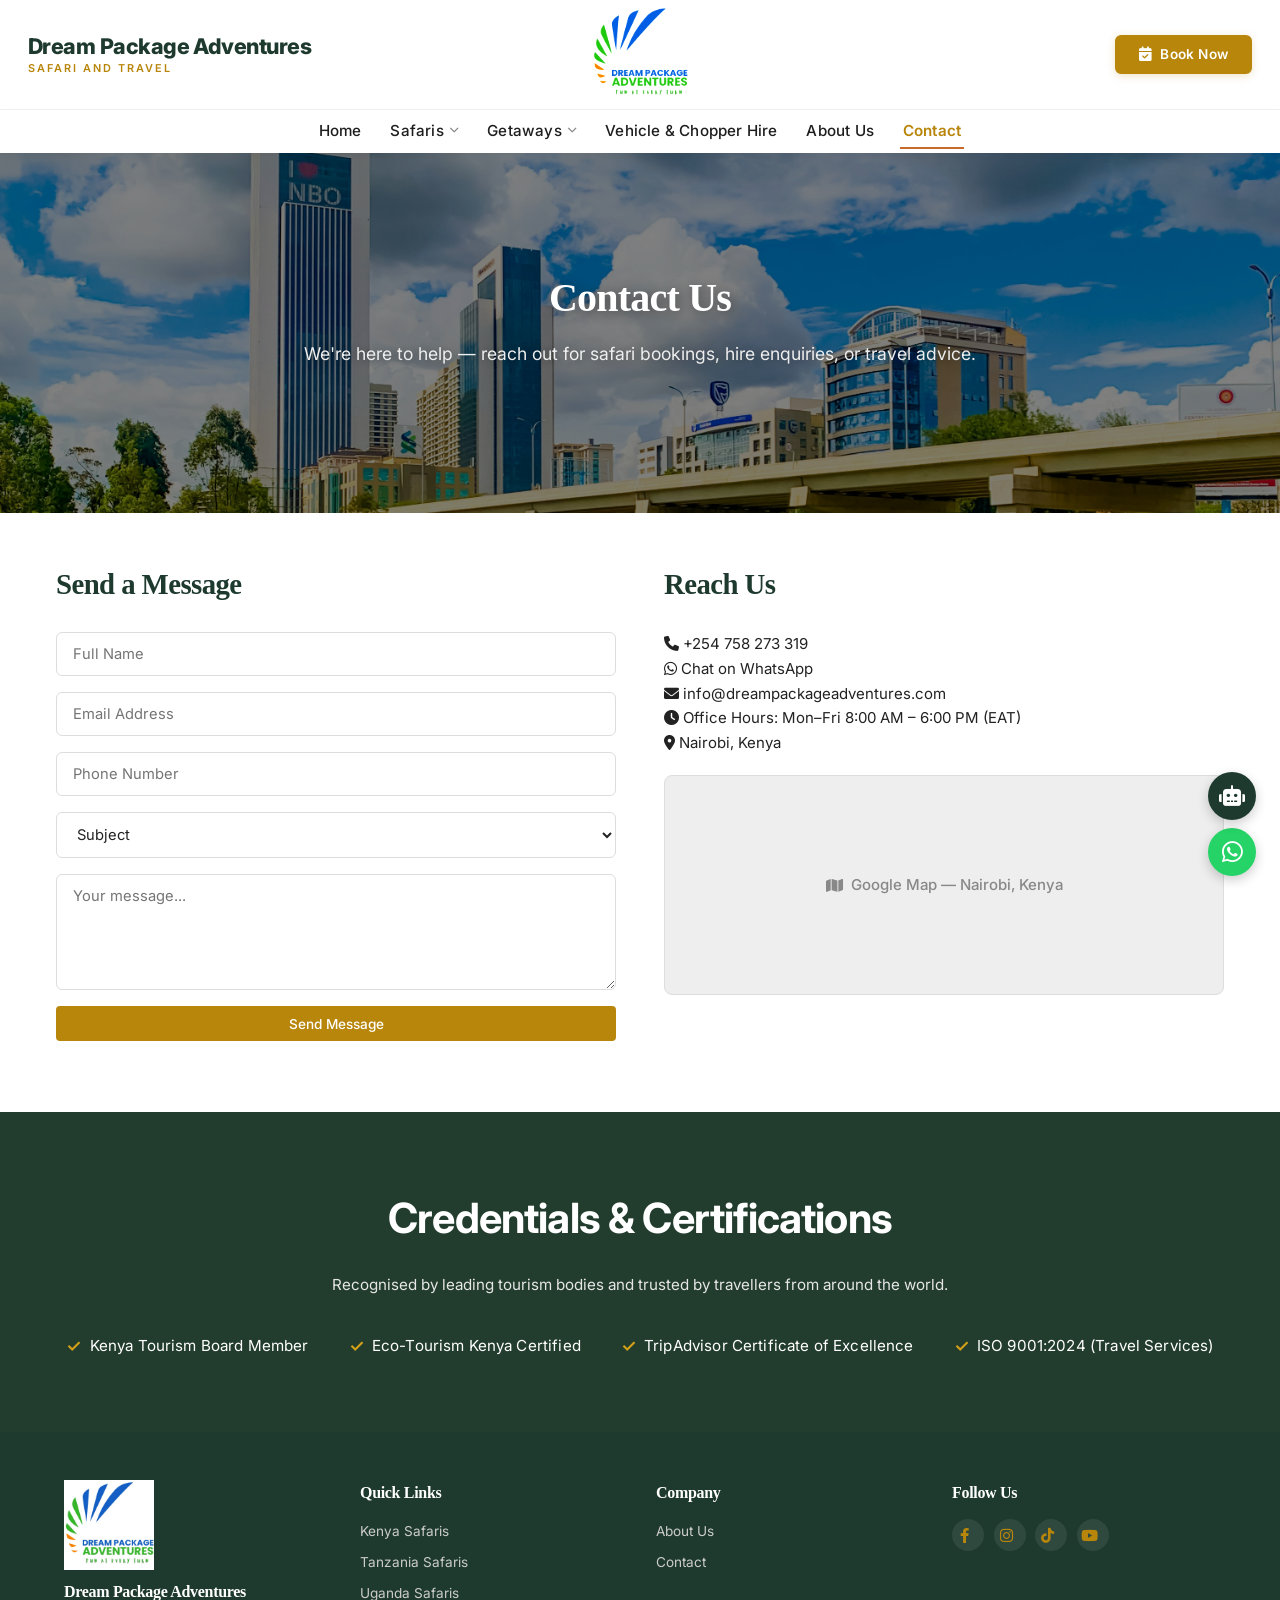
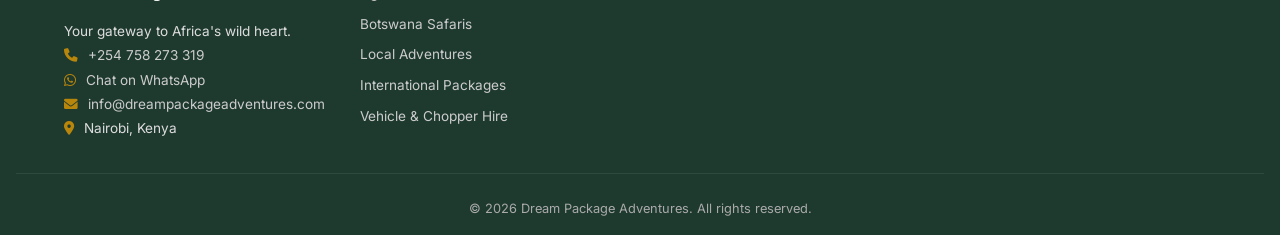
<file: contact.html>
<!DOCTYPE html>
<html lang="en">
<head>
    <meta charset="UTF-8" />
    <meta name="viewport" content="width=device-width, initial-scale=1.0" />
    <title>Contact Us – Dream Package Adventures</title>
    <meta name="description" content="Get in touch with Dream Package Adventures – Kenya safari bookings, vehicle hire, and travel enquiries." />

    <!-- ===== FAVICON ===== -->
    <link rel="icon" type="image/jpeg" href="images/logo.jpg" />
    <link rel="shortcut icon" type="image/jpeg" href="images/logo.jpg" />
    <link rel="apple-touch-icon" href="images/logo.jpg" />

    <!-- ===== INTER FONT ===== -->
    <link rel="preconnect" href="https://fonts.googleapis.com" />
    <link rel="preconnect" href="https://fonts.gstatic.com" crossorigin />
    <link href="https://fonts.googleapis.com/css2?family=Inter:opsz,wght@14..32,300;14..32,400;14..32,500;14..32,600;14..32,700;14..32,800&display=swap" rel="stylesheet" />

    <link rel="stylesheet" href="https://cdnjs.cloudflare.com/ajax/libs/font-awesome/6.0.0-beta3/css/all.min.css" />
    <link rel="stylesheet" href="css/style.css" />

    <!-- ===== COMPACT LAYOUT OVERRIDES (Inter, no italics) ===== -->
    <style>
        * { margin: 0; padding: 0; box-sizing: border-box; }

        body {
            font-family: 'Inter', sans-serif;
            background: #fff;
            color: #222;
            font-size: 15px;
            line-height: 1.65;
            font-style: normal;
            font-weight: 400;
        }

        h1, h2, h3, h4, h5 {
            font-family: 'Inter', sans-serif;
            font-weight: 700;
            color: #1e3a2f;
            letter-spacing: -0.02em;
            font-style: normal;
        }

        /* ensure no italic anywhere */
        i, em, .fa, .fas, .far, .fab, .fal, .fad, .fak {
            font-style: normal !important;
        }

        /* ============================================================
           TOP BAR — BRAND LEFT · LOGO CENTER · BOOK NOW RIGHT
           ============================================================ */
        .top-bar {
            background: #fff;
            border-bottom: 1px solid #f0f0f0;
            padding: 0.4rem 0;
            width: 100%;
        }

        .top-bar-inner {
            display: grid;
            grid-template-columns: 1fr auto 1fr;   /* left | center | right */
            align-items: center;
            gap: 1rem;
            padding: 0 1.75rem;
            max-width: 1400px;
            margin: 0 auto;
            min-height: 86px;
        }

        /* ---------- LEFT: Brand name ---------- */
        .top-bar-brand {
            grid-column: 1;
            justify-self: start;
            display: flex;
            flex-direction: column;
            justify-content: center;
            text-decoration: none;
            color: inherit;
            min-width: 0;
        }

        .top-bar-brand-name {
            font-family: 'Inter', sans-serif;
            font-size: 1.35rem;
            font-weight: 800;
            color: #1e3a2f;
            letter-spacing: -0.025em;
            line-height: 1.15;
            font-style: normal;
            white-space: nowrap;
            transition: color 0.2s;
        }

        .top-bar-brand:hover .top-bar-brand-name {
            color: #b8860b;
        }

        .top-bar-brand-name span {
            display: block;
            font-family: 'Inter', sans-serif;
            font-size: 0.68rem;
            font-weight: 600;
            color: #b8860b;
            letter-spacing: 2px;
            text-transform: uppercase;
            font-style: normal;
            margin-top: 3px;
        }

        /* ---------- CENTER: Logo ---------- */
        .top-bar-logo {
            grid-column: 2;
            justify-self: center;
            display: flex;
            align-items: center;
            justify-content: center;
            text-decoration: none;
            color: inherit;
            line-height: 0;
            background: transparent;
            padding: 0;
            border: none;
            border-radius: 0;
            box-shadow: none;
        }

        .top-bar-logo img {
            height: 96px !important;
            width: auto !important;
            max-height: 96px !important;
            object-fit: contain;
            display: block;
            visibility: visible !important;
            opacity: 1 !important;
            filter: contrast(1.12) saturate(1.15) brightness(1.03);
            background: transparent;
            border: none;
            box-shadow: none;
        }

        /* ---------- RIGHT: Book Now ---------- */
        .top-bar-actions {
            grid-column: 3;
            justify-self: end;
            display: flex;
            align-items: center;
            justify-content: flex-end;
            gap: 0.75rem;
        }

        .top-bar-book {
            display: inline-flex;
            align-items: center;
            gap: 0.5rem;
            background: #b8860b;
            color: #fff;
            border: 2px solid #b8860b;
            text-decoration: none;
            font-family: 'Inter', sans-serif;
            font-size: 0.85rem;
            font-weight: 600;
            letter-spacing: 0.03em;
            padding: 0.6rem 1.35rem;
            border-radius: 6px;
            white-space: nowrap;
            transition: background 0.25s, border-color 0.25s, color 0.25s, transform 0.2s, box-shadow 0.25s;
            font-style: normal;
            line-height: 1.2;
            box-shadow: 0 2px 8px rgba(184, 134, 11, 0.22);
        }

        .top-bar-book i {
            font-size: 0.9rem;
            font-style: normal;
        }

        .top-bar-book:hover {
            background: #9a7209;
            border-color: #9a7209;
            color: #fff;
            transform: translateY(-1px);
            box-shadow: 0 4px 14px rgba(184, 134, 11, 0.32);
        }

        /* ----- MAIN NAV ----- */
        .site-header {
            background: #fff;
            box-shadow: 0 2px 6px rgba(0, 0, 0, 0.04);
            position: sticky;
            top: 0;
            z-index: 999;
        }
        .nav-bar { padding: 0.15rem 0; }
        .nav-container {
            display: flex;
            align-items: center;
            justify-content: center;
            max-width: 1400px;
            margin: 0 auto;
            padding: 0 1rem;
            min-height: 38px;
            position: relative;
        }
        .hamburger {
            display: none;
            background: none;
            border: none;
            cursor: pointer;
            padding: 0.2rem;
            flex-direction: column;
            gap: 4px;
            margin-right: auto;
        }
        .hamburger .bar {
            display: block;
            width: 22px;
            height: 2px;
            background: #222;
            border-radius: 2px;
            transition: 0.2s;
        }
        .main-nav {
            width: 100%;
            display: flex;
            justify-content: center;
        }
        .nav-list {
            display: flex;
            align-items: center;
            justify-content: center;
            flex-wrap: wrap;
            list-style: none;
            gap: 0.2rem 0.8rem;
            padding: 0;
            margin: 0;
        }
        .nav-list li {
            position: relative;
            font-size: 0.78rem;
            font-weight: 500;
            letter-spacing: 0.2px;
        }
        .nav-list li a {
            text-decoration: none;
            color: #1e1e1e;
            padding: 0.25rem 0.15rem;
            display: inline-flex;
            align-items: center;
            gap: 0.25rem;
            transition: color 0.2s;
            white-space: nowrap;
            font-style: normal;
        }
        .nav-list li a:hover,
        .nav-list li a.active { color: #b8860b; }
        .nav-list li a.active { font-weight: 600; }
        .dropdown-toggle i {
            font-size: 0.6rem;
            margin-left: 0.15rem;
            color: #888;
            transition: transform 0.2s;
            font-style: normal;
        }
        .dropdown:hover .dropdown-toggle i { transform: rotate(180deg); }
        .dropdown-menu {
            display: none;
            position: absolute;
            top: 100%;
            left: 0;
            background: #fff;
            box-shadow: 0 6px 16px rgba(0, 0, 0, 0.08);
            border-radius: 6px;
            padding: 0.4rem 0;
            min-width: 170px;
            list-style: none;
            z-index: 1000;
            border: 1px solid #f0f0f0;
            margin-top: 0.2rem;
        }
        .dropdown:hover .dropdown-menu { display: block; }
        .dropdown-menu li a {
            padding: 0.4rem 1rem;
            font-size: 0.75rem;
            font-weight: 400;
            color: #333;
            display: block;
            white-space: nowrap;
            font-style: normal;
        }
        .dropdown-menu li a:hover {
            background: #f9f6f0;
            color: #b8860b;
        }

        /* ----- CONTACT FORM FIELDS ----- */
        #contactForm input,
        #contactForm select,
        #contactForm textarea {
            font-family: 'Inter', sans-serif;
            font-size: 0.92rem;
            padding: 0.75rem 1rem;
            border: 1px solid #ddd;
            border-radius: 6px;
            outline: none;
            transition: border-color 0.2s;
            background: #fff;
            color: #222;
            width: 100%;
            font-style: normal;
        }
        #contactForm input:focus,
        #contactForm select:focus,
        #contactForm textarea:focus {
            border-color: #b8860b;
        }

        /* ----- BUTTONS ----- */
        .btn {
            display: inline-block;
            padding: 0.6rem 1.4rem;
            border-radius: 4px;
            text-decoration: none;
            font-weight: 500;
            font-size: 0.85rem;
            transition: background 0.2s, color 0.2s;
            font-style: normal;
            cursor: pointer;
            border: none;
            font-family: 'Inter', sans-serif;
        }
        .btn-primary {
            background: #b8860b;
            color: #fff;
        }
        .btn-primary:hover {
            background: #9a7209;
        }

        /* ----- SECTION TITLES ----- */
        .section-title {
            font-size: 1.8rem;
            margin-bottom: 1.5rem;
            text-align: center;
        }

        /* ----- CREDENTIALS BAND (text-only, no icons) ----- */
        .credentials-band {
            background: #223d2e;
            color: #fff;
            padding: 4.5rem 1rem;
            text-align: center;
        }
        .credentials-band h2 {
            color: #fff;
            font-family: 'Inter', sans-serif;
            font-size: clamp(1.8rem, 4vw, 2.6rem);
            font-weight: 700;
            margin: 0;
            letter-spacing: -0.02em;
        }
        .credentials-band p {
            color: #e6e6e6;
            max-width: 900px;
            margin: 1.2rem auto 0;
            font-size: 0.95rem;
            line-height: 1.8;
        }
        .credentials-band .badge-row {
            display: flex;
            flex-wrap: wrap;
            justify-content: center;
            gap: 1.5rem 2.5rem;
            margin-top: 2rem;
            font-size: 0.95rem;
            color: #fff;
        }
        .credentials-band .badge-row span {
            display: inline-flex;
            align-items: center;
            font-weight: 400;
            letter-spacing: 0.01em;
            font-style: normal;
        }
        .credentials-band .badge-row span::before {
            content: "✓";
            margin-right: 0.5rem;
            font-weight: 600;
            font-size: 1.1rem;
            color: #d4a017;
        }
        /* hide any icons inside the badge row (safety) */
        .credentials-band .badge-row i,
        .credentials-band .badge-row .fa,
        .credentials-band .badge-row .fas,
        .credentials-band .badge-row .far {
            display: none !important;
        }

        /* ----- FOOTER LOGO (consistent visibility) ----- */
        .footer-logo img {
            max-width: 90px;
            height: auto;
            display: block;
            margin-bottom: 0.6rem;
            visibility: visible !important;
            opacity: 1 !important;
        }

        /* ----- RESPONSIVE ----- */
        @media (max-width: 1100px) {
            .top-bar-brand-name { font-size: 1.05rem; }
            .top-bar-brand-name span { font-size: 0.58rem; letter-spacing: 1.5px; }
            .top-bar-logo img { height: 78px !important; max-height: 78px !important; }
        }

        @media (max-width: 992px) {
            .top-bar-inner {
                min-height: 66px;
                padding: 0 1rem;
                gap: 0.6rem;
            }
            .top-bar-brand-name { font-size: 0.85rem; white-space: normal; }
            .top-bar-brand-name span { font-size: 0.52rem; letter-spacing: 1px; }
            .top-bar-logo img { height: 56px !important; max-height: 56px !important; }
            .top-bar-book { padding: 0.45rem 0.9rem; font-size: 0.75rem; }

            .nav-list { gap: 0.1rem 0.5rem; }
            .nav-list li { font-size: 0.7rem; }
            .hamburger { display: flex; }
            .main-nav {
                display: none;
                width: 100%;
                justify-content: flex-start;
            }
            .main-nav.open { display: block; }
            .nav-list {
                flex-direction: column;
                align-items: flex-start;
                gap: 0.2rem;
                padding: 0.5rem 0;
                width: 100%;
            }
            .nav-list li { width: 100%; font-size: 0.8rem; }
            .nav-list li a { padding: 0.5rem 0.8rem; width: 100%; }
            .dropdown-menu {
                position: static;
                box-shadow: none;
                border: none;
                padding-left: 1rem;
                background: #fafafa;
                border-radius: 0;
            }
            /* stack contact grid */
            .section .grid[style*="grid-template-columns: 1fr 1fr"] {
                grid-template-columns: 1fr !important;
            }
        }

        @media (max-width: 600px) {
            .top-bar-inner { min-height: 58px; padding: 0 0.75rem; }
            .top-bar-brand-name { font-size: 0.7rem; }
            .top-bar-brand-name span { display: none; }
            .top-bar-logo img { height: 46px !important; max-height: 46px !important; }
            .top-bar-book { padding: 0.4rem 0.7rem; font-size: 0.68rem; gap: 0.3rem; }
        }

        @media (max-width: 480px) {
            .top-bar-logo img { height: 40px !important; max-height: 40px !important; }
            .top-bar-brand-name { font-size: 0.62rem; }
            .top-bar-book { padding: 0.35rem 0.6rem; font-size: 0.62rem; }
            .credentials-band { padding: 3rem 1rem; }
        }

        .hero { margin-top: 0; }

        /* ----- FOOTER STYLES ----- */
        .site-footer {
            background: #1e3a2f;
            color: #ddd;
            padding: 3rem 1rem 1rem;
        }
        .footer-grid {
            display: grid;
            grid-template-columns: repeat(auto-fit, minmax(180px, 1fr));
            gap: 2rem;
            max-width: 1200px;
            margin: 0 auto;
        }
        .footer-col h4 {
            color: #fff;
            font-size: 1rem;
            margin-bottom: 0.8rem;
            font-weight: 600;
        }
        .footer-col p, .footer-col ul {
            font-size: 0.85rem;
            line-height: 1.8;
        }
        .footer-col ul {
            list-style: none;
            padding: 0;
        }
        .footer-col ul li a {
            color: #ccc;
            text-decoration: none;
            transition: color 0.2s;
        }
        .footer-col ul li a:hover {
            color: #b8860b;
        }
        .footer-col a {
            color: #ccc;
            text-decoration: none;
        }
        .footer-col a:hover {
            color: #b8860b;
        }
        .footer-col i {
            color: #b8860b;
            margin-right: 0.4rem;
            font-style: normal;
        }
        .social-icons {
            display: flex;
            gap: 0.6rem;
            flex-wrap: wrap;
        }
        .social-icons a {
            display: inline-flex;
            align-items: center;
            justify-content: center;
            width: 2rem;
            height: 2rem;
            border-radius: 50%;
            background: rgba(255,255,255,0.08);
            color: #ddd;
            transition: background 0.2s, color 0.2s;
        }
        .social-icons a:hover {
            background: #b8860b;
            color: #fff;
        }
        .footer-bottom {
            text-align: center;
            padding-top: 1.5rem;
            margin-top: 2rem;
            border-top: 1px solid rgba(255,255,255,0.08);
            font-size: 0.8rem;
            color: #aaa;
        }

        /* ----- WHATSAPP FLOAT ----- */
        .whatsapp-float {
            position: fixed;
            bottom: 1.5rem;
            right: 1.5rem;
            background: #25d366;
            color: #fff;
            width: 3rem;
            height: 3rem;
            border-radius: 50%;
            display: flex;
            align-items: center;
            justify-content: center;
            font-size: 1.5rem;
            box-shadow: 0 4px 12px rgba(0,0,0,0.2);
            z-index: 998;
            text-decoration: none;
            transition: transform 0.2s;
        }
        .whatsapp-float:hover {
            transform: scale(1.08);
            color: #fff;
        }

        /* ----- CHATBOT ----- */
        .chatbot-float {
            position: fixed;
            bottom: 5rem;
            right: 1.5rem;
            z-index: 999;
        }
        .chatbot-toggle {
            background: #1e3a2f;
            color: #fff;
            border: none;
            width: 3rem;
            height: 3rem;
            border-radius: 50%;
            font-size: 1.3rem;
            cursor: pointer;
            box-shadow: 0 4px 12px rgba(0,0,0,0.2);
            display: flex;
            align-items: center;
            justify-content: center;
        }
        .chatbot-panel {
            display: none;
            position: absolute;
            bottom: 3.8rem;
            right: 0;
            width: 320px;
            background: #fff;
            border-radius: 12px;
            box-shadow: 0 8px 30px rgba(0,0,0,0.15);
            overflow: hidden;
            flex-direction: column;
        }
        .chatbot-panel.open {
            display: flex;
        }
        .chatbot-header {
            background: #1e3a2f;
            color: #fff;
            padding: 0.8rem 1rem;
            display: flex;
            justify-content: space-between;
            align-items: center;
        }
        .chatbot-header h4 {
            color: #fff;
            font-size: 0.9rem;
            margin: 0;
            display: flex;
            align-items: center;
            gap: 0.4rem;
        }
        .chatbot-close {
            background: none;
            border: none;
            color: #fff;
            font-size: 1.4rem;
            cursor: pointer;
            line-height: 1;
        }
        .chatbot-messages {
            padding: 1rem;
            max-height: 200px;
            overflow-y: auto;
            background: #f9f9f9;
            font-size: 0.85rem;
        }
        .bot-msg {
            background: #e9f0ec;
            padding: 0.6rem 0.8rem;
            border-radius: 8px;
            margin-bottom: 0.5rem;
            color: #1e3a2f;
        }
        .user-msg {
            background: #1e3a2f;
            color: #fff;
            padding: 0.6rem 0.8rem;
            border-radius: 8px;
            margin-bottom: 0.5rem;
            text-align: right;
        }
        .chatbot-quick-replies {
            display: flex;
            flex-wrap: wrap;
            gap: 0.4rem;
            padding: 0.5rem 1rem;
            background: #fff;
            border-top: 1px solid #eee;
        }
        .quick-btn {
            background: #f0f0f0;
            border: none;
            padding: 0.3rem 0.7rem;
            border-radius: 20px;
            font-size: 0.7rem;
            cursor: pointer;
            font-family: 'Inter', sans-serif;
            transition: background 0.2s;
        }
        .quick-btn:hover {
            background: #b8860b;
            color: #fff;
        }
        .chatbot-input-row {
            display: flex;
            padding: 0.5rem;
            background: #fff;
            border-top: 1px solid #eee;
        }
        .chatbot-input-row input {
            flex: 1;
            padding: 0.5rem;
            border: 1px solid #ddd;
            border-radius: 4px;
            font-family: 'Inter', sans-serif;
            font-size: 0.8rem;
        }
        .chatbot-input-row button {
            background: #1e3a2f;
            color: #fff;
            border: none;
            padding: 0.5rem 0.8rem;
            border-radius: 4px;
            margin-left: 0.4rem;
            cursor: pointer;
        }

        /* ----- HERO ----- */
        .hero {
            background-size: cover;
            background-position: center;
            display: flex;
            align-items: center;
            justify-content: center;
            text-align: center;
            color: #fff;
        }
        .hero-content {
            max-width: 800px;
            padding: 2rem 1rem;
        }
        .hero h1 {
            font-size: 2.5rem;
            color: #fff;
            margin-bottom: 0.5rem;
        }
        .hero-sub {
            font-size: 1.1rem;
            color: #eee;
        }

        /* ----- GRID UTILITY ----- */
        .grid {
            display: grid;
            gap: 1.5rem;
        }

        /* ----- FORM FEEDBACK ----- */
        .form-feedback {
            font-size: 0.85rem;
            margin-top: 0.4rem;
            font-style: normal;
        }
        .form-feedback.success {
            color: #1e7a3f;
        }
        .form-feedback.error {
            color: #c0392b;
        }
    </style>
</head>
<body>

    <!-- ============================================================
         TOP BAR — BRAND LEFT · LOGO CENTER · BOOK NOW RIGHT
         ============================================================ -->
    <div class="top-bar">
        <div class="top-bar-inner">

            <!-- LEFT: Brand name -->
            <a href="index.html" class="top-bar-brand">
                <span class="top-bar-brand-name">
                    Dream Package Adventures
                    <span>Safari and Travel</span>
                </span>
            </a>

            <!-- CENTER: Logo -->
            <a href="index.html" class="top-bar-logo">
                <img src="images/logo.jpg" alt="Dream Package Adventures logo" />
            </a>

            <!-- RIGHT: Book Now -->
            <div class="top-bar-actions">
                <a href="contact.html" class="top-bar-book">
                    <i class="fas fa-calendar-check"></i> Book Now
                </a>
            </div>

        </div>
    </div>

    <!-- ============================================================
         MAIN NAV
         ============================================================ -->
    <header class="site-header" id="siteHeader">
        <div class="nav-bar">
            <div class="container nav-container">

                <button class="hamburger" id="hamburger" aria-label="Toggle navigation menu">
                    <span class="bar"></span><span class="bar"></span><span class="bar"></span>
                </button>

                <nav class="main-nav" id="mainNav" role="navigation" aria-label="Main navigation">
                    <ul class="nav-list">
                        <li><a href="index.html">Home</a></li>
                        <li class="dropdown">
                            <a href="#" class="dropdown-toggle">Safaris <i class="fas fa-chevron-down"></i></a>
                            <ul class="dropdown-menu">
                                <li><a href="kenya-safaris.html">Kenya Safaris</a></li>
                                <li><a href="tanzania-safaris.html">Tanzania Safaris</a></li>
                                <li><a href="uganda-safaris.html">Uganda Safaris</a></li>
                                <li><a href="botswana-safaris.html">Botswana Safaris</a></li>
                            </ul>
                        </li>
                        <li class="dropdown">
                            <a href="#" class="dropdown-toggle">Getaways <i class="fas fa-chevron-down"></i></a>
                            <ul class="dropdown-menu">
                                <li><a href="local-adventures.html">Local Adventures</a></li>
                                <li><a href="international-packages.html">International Packages</a></li>
                            </ul>
                        </li>
                        <li><a href="car-and-chopper-hire.html">Vehicle &amp; Chopper Hire</a></li>
                        <li><a href="about-us.html">About Us</a></li>
                        <li><a href="contact.html" class="active">Contact</a></li>
                    </ul>
                </nav>

            </div>
        </div>
    </header>

    <!-- ===== HERO ===== -->
    <section class="hero" style="background-image: linear-gradient(rgba(0,0,0,0.5), rgba(0,0,0,0.5)), url('images/contact-hero.jpg'); min-height: 40vh;">
        <div class="container hero-content">
            <h1>Contact Us</h1>
            <p class="hero-sub">We're here to help — reach out for safari bookings, hire enquiries, or travel advice.</p>
        </div>
    </section>

    <!-- ===== CONTACT FORM & DETAILS ===== -->
    <section class="section" style="padding: 3rem 0;">
        <div class="container" style="max-width: 1200px; margin: 0 auto; padding: 0 1rem;">
            <div class="grid" style="grid-template-columns: 1fr 1fr; gap:3rem;">

                <!-- Form -->
                <div>
                    <h2 class="section-title" style="text-align:left;">Send a Message</h2>
                    <form id="contactForm" novalidate>
                        <div style="display:grid; gap:1rem;">
                            <input type="text" placeholder="Full Name" required />
                            <input type="email" placeholder="Email Address" required />
                            <input type="tel" placeholder="Phone Number" />
                            <select required>
                                <option value="">Subject</option>
                                <option>Kenya Safari</option>
                                <option>Tanzania/Uganda/Botswana Safari</option>
                                <option>Local Adventure</option>
                                <option>International Package</option>
                                <option>Vehicle Hire</option>
                                <option>Chopper Hire</option>
                                <option>Other</option>
                            </select>
                            <textarea rows="5" placeholder="Your message..." required></textarea>
                            <button type="submit" class="btn btn-primary">Send Message</button>
                            <div class="form-feedback"></div>
                        </div>
                    </form>
                </div>

                <!-- Contact info & map -->
                <div>
                    <h2 class="section-title" style="text-align:left;">Reach Us</h2>
                    <p><i class="fas fa-phone"></i> <a href="tel:+254758273319">+254 758 273 319</a></p>
                    <p><i class="fab fa-whatsapp"></i> <a href="https://wa.me/254758273319" target="_blank">Chat on WhatsApp</a></p>
                    <p><i class="fas fa-envelope"></i> <a href="mailto:info@dreampackageadventures.com">info@dreampackageadventures.com</a></p>
                    <p><i class="fas fa-clock"></i> Office Hours: Mon–Fri 8:00 AM – 6:00 PM (EAT)</p>
                    <p><i class="fas fa-map-marker-alt"></i> Nairobi, Kenya</p>

                    <!-- Google Map placeholder -->
                    <div style="background:#eee; height:220px; border-radius:8px; margin-top:1.2rem; display:flex; align-items:center; justify-content:center; color:#888; font-weight:500; border:1px solid #ddd;">
                        <i class="fas fa-map" style="margin-right:0.5rem;"></i> Google Map — Nairobi, Kenya
                    </div>
                </div>

            </div>
        </div>
    </section>

    <!-- ===== CREDENTIALS & CERTIFICATIONS (text-only, professional) ===== -->
    <section class="credentials-band">
        <div class="container">
            <h2>Credentials &amp; Certifications</h2>
            <p>Recognised by leading tourism bodies and trusted by travellers from around the world.</p>
            <div class="badge-row">
                <span>Kenya Tourism Board Member</span>
                <span>Eco-Tourism Kenya Certified</span>
                <span>TripAdvisor Certificate of Excellence</span>
                <span>ISO 9001:2024 (Travel Services)</span>
            </div>
        </div>
    </section>

    <!-- ===== FOOTER (with logo, contacts, and socials) ===== -->
    <footer class="site-footer">
        <div class="container footer-grid">
            <div class="footer-col">
                <div class="footer-logo">
                    <img src="images/logo.jpg" alt="Dream Package Adventures logo" />
                </div>
                <h4>Dream Package Adventures</h4>
                <p>Your gateway to Africa's wild heart.</p>
                <p><i class="fas fa-phone"></i> <a href="tel:+254758273319">+254 758 273 319</a></p>
                <p><i class="fab fa-whatsapp"></i> <a href="https://wa.me/254758273319" target="_blank">Chat on WhatsApp</a></p>
                <p><i class="fas fa-envelope"></i> <a href="mailto:info@dreampackageadventures.com">info@dreampackageadventures.com</a></p>
                <p><i class="fas fa-map-marker-alt"></i> Nairobi, Kenya</p>
            </div>
            <div class="footer-col">
                <h4>Quick Links</h4>
                <ul>
                    <li><a href="kenya-safaris.html">Kenya Safaris</a></li>
                    <li><a href="tanzania-safaris.html">Tanzania Safaris</a></li>
                    <li><a href="uganda-safaris.html">Uganda Safaris</a></li>
                    <li><a href="botswana-safaris.html">Botswana Safaris</a></li>
                    <li><a href="local-adventures.html">Local Adventures</a></li>
                    <li><a href="international-packages.html">International Packages</a></li>
                    <li><a href="car-and-chopper-hire.html">Vehicle &amp; Chopper Hire</a></li>
                </ul>
            </div>
            <div class="footer-col">
                <h4>Company</h4>
                <ul>
                    <li><a href="about-us.html">About Us</a></li>
                    <li><a href="contact.html">Contact</a></li>
                </ul>
            </div>
            <div class="footer-col">
                <h4>Follow Us</h4>
                <div class="social-icons">
                    <a href="https://www.facebook.com/share/18vCiUKj5X/" target="_blank" rel="noopener" aria-label="Facebook"><i class="fab fa-facebook-f"></i></a>
                    <a href="https://wa.me/message/JZZQDUGOVGFVP1" target="_blank" rel="noopener" aria-label="Instagram"><i class="fab fa-instagram"></i></a>
                    <a href="#" aria-label="TikTok"><i class="fab fa-tiktok"></i></a>
                    <a href="#" aria-label="YouTube"><i class="fab fa-youtube"></i></a>
                </div>
            </div>
        </div>
        <div class="footer-bottom">
            <p>&copy; 2026 Dream Package Adventures. All rights reserved.</p>
        </div>
    </footer>

    <!-- ===== FLOATING WHATSAPP BUTTON ===== -->
    <a href="https://wa.me/254758273319" target="_blank" class="whatsapp-float" aria-label="Chat on WhatsApp">
        <i class="fab fa-whatsapp"></i>
    </a>

    <!-- ===== AI CHATBOT WIDGET ===== -->
    <div class="chatbot-float" id="chatbotFloat">
        <button class="chatbot-toggle" id="chatbotToggle" aria-label="Open AI travel assistant">
            <i class="fas fa-robot"></i>
        </button>
        <div class="chatbot-panel" id="chatbotPanel">
            <div class="chatbot-header">
                <h4><i class="fas fa-robot"></i> Dream Package AI</h4>
                <button class="chatbot-close" id="chatbotClose">&times;</button>
            </div>
            <div class="chatbot-messages" id="chatbotMessages">
                <div class="bot-msg">Welcome. I am your safari assistant. Ask me about Kenya safaris, vehicle hire, or anything else.</div>
            </div>
            <div class="chatbot-quick-replies" id="quickReplies">
                <button class="quick-btn" data-msg="Kenya Safaris">Kenya Safaris</button>
                <button class="quick-btn" data-msg="Vehicle Hire">Vehicle Hire</button>
                <button class="quick-btn" data-msg="Contact a human agent">Contact Human</button>
            </div>
            <div class="chatbot-input-row">
                <input type="text" id="chatbotInput" placeholder="Ask me anything..." aria-label="Chat input" />
                <button id="chatbotSend" aria-label="Send message"><i class="fas fa-paper-plane"></i></button>
            </div>
        </div>
    </div>

    <script src="js/main.js"></script>
    <script src="js/chatbot.js"></script>

    <script>
        (function () {
            const hamburger = document.getElementById('hamburger');
            const mainNav = document.getElementById('mainNav');
            if (hamburger && mainNav) {
                hamburger.addEventListener('click', function () {
                    mainNav.classList.toggle('open');
                });
            }
        })();
    </script>
</body>
</html>
</file>
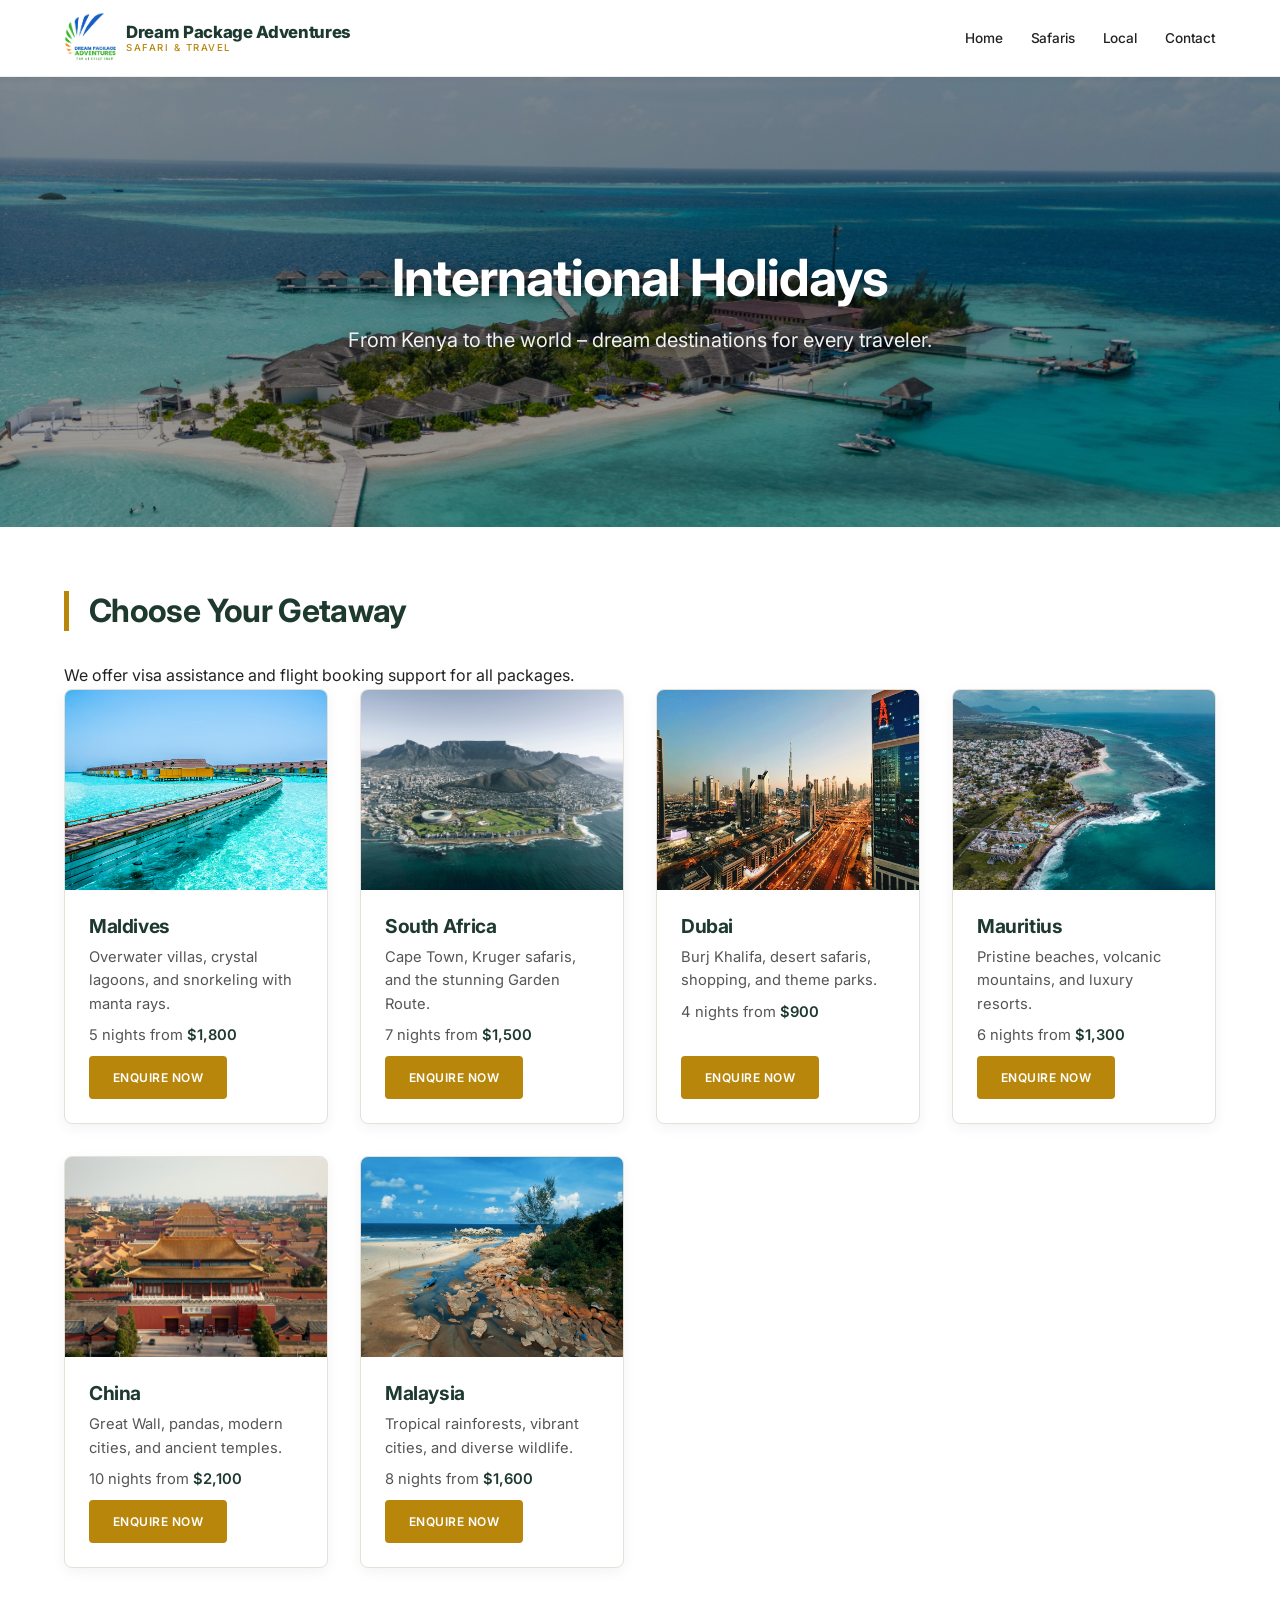
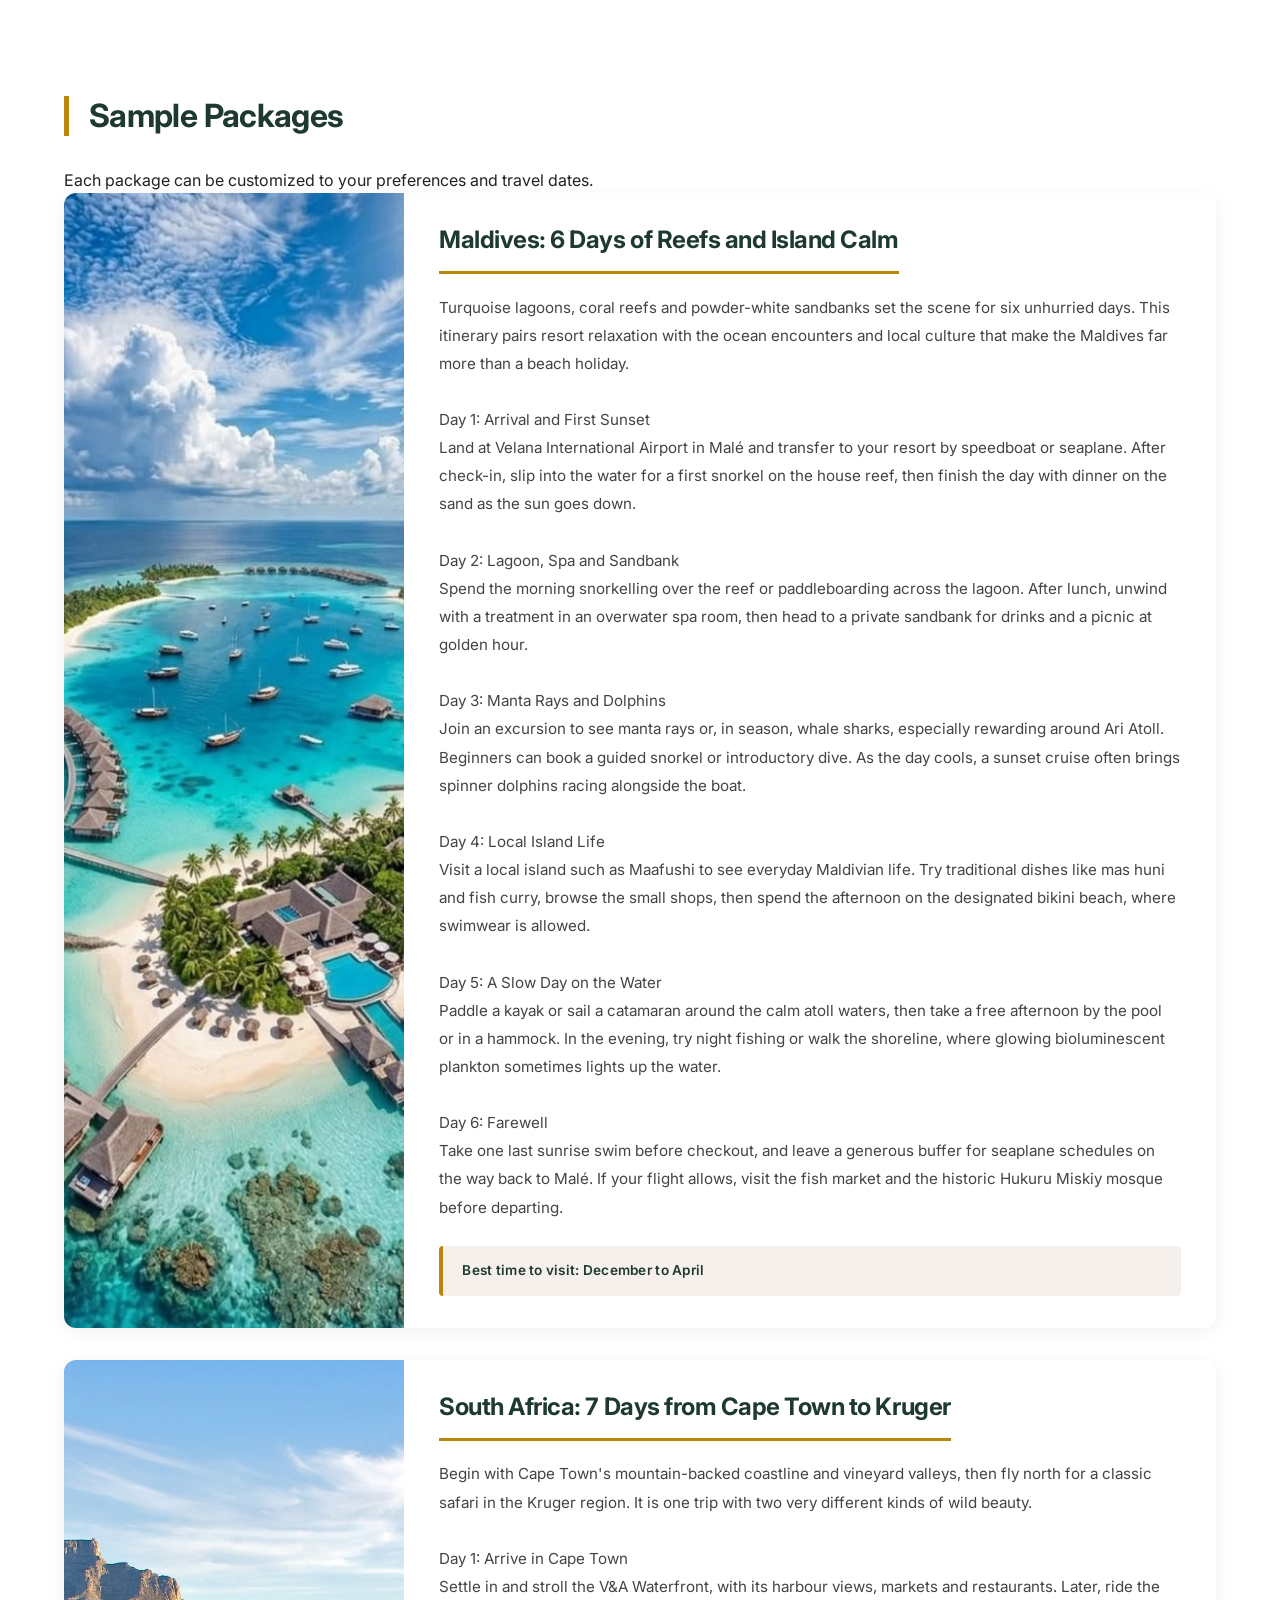
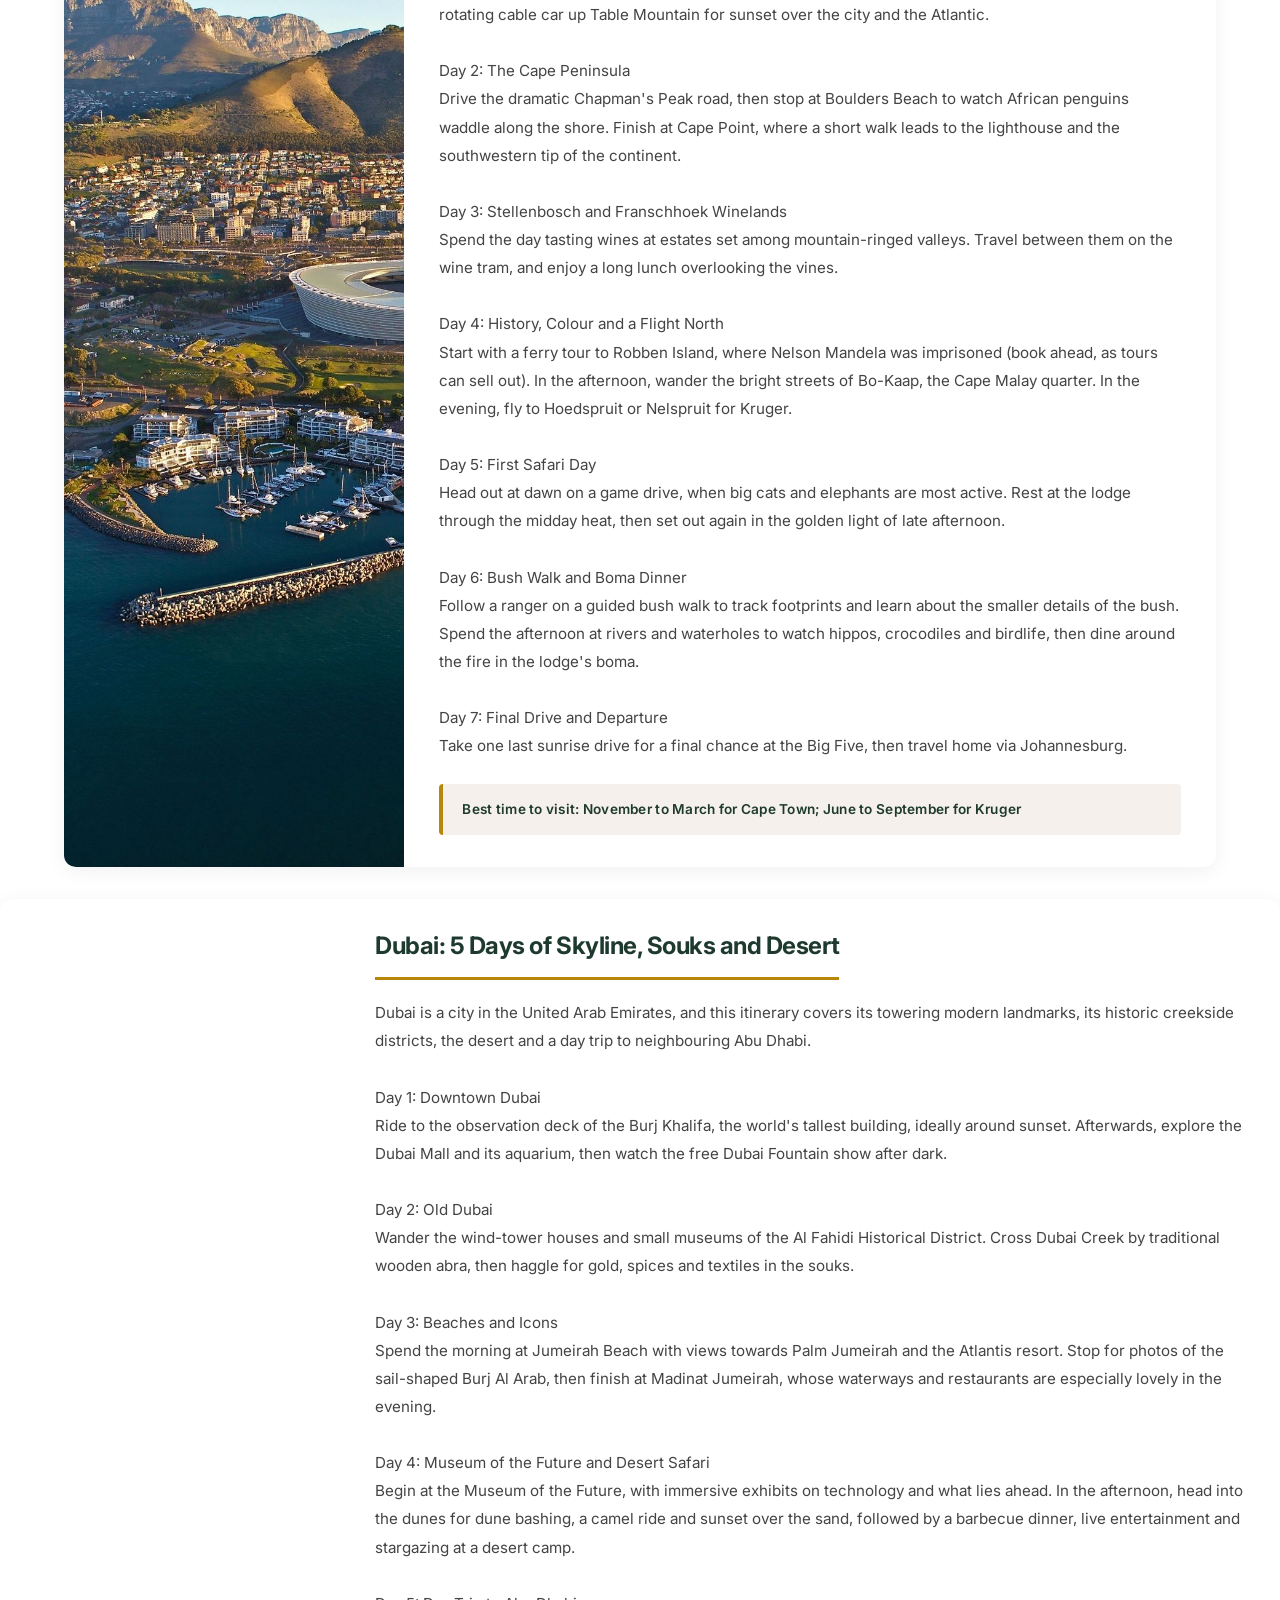
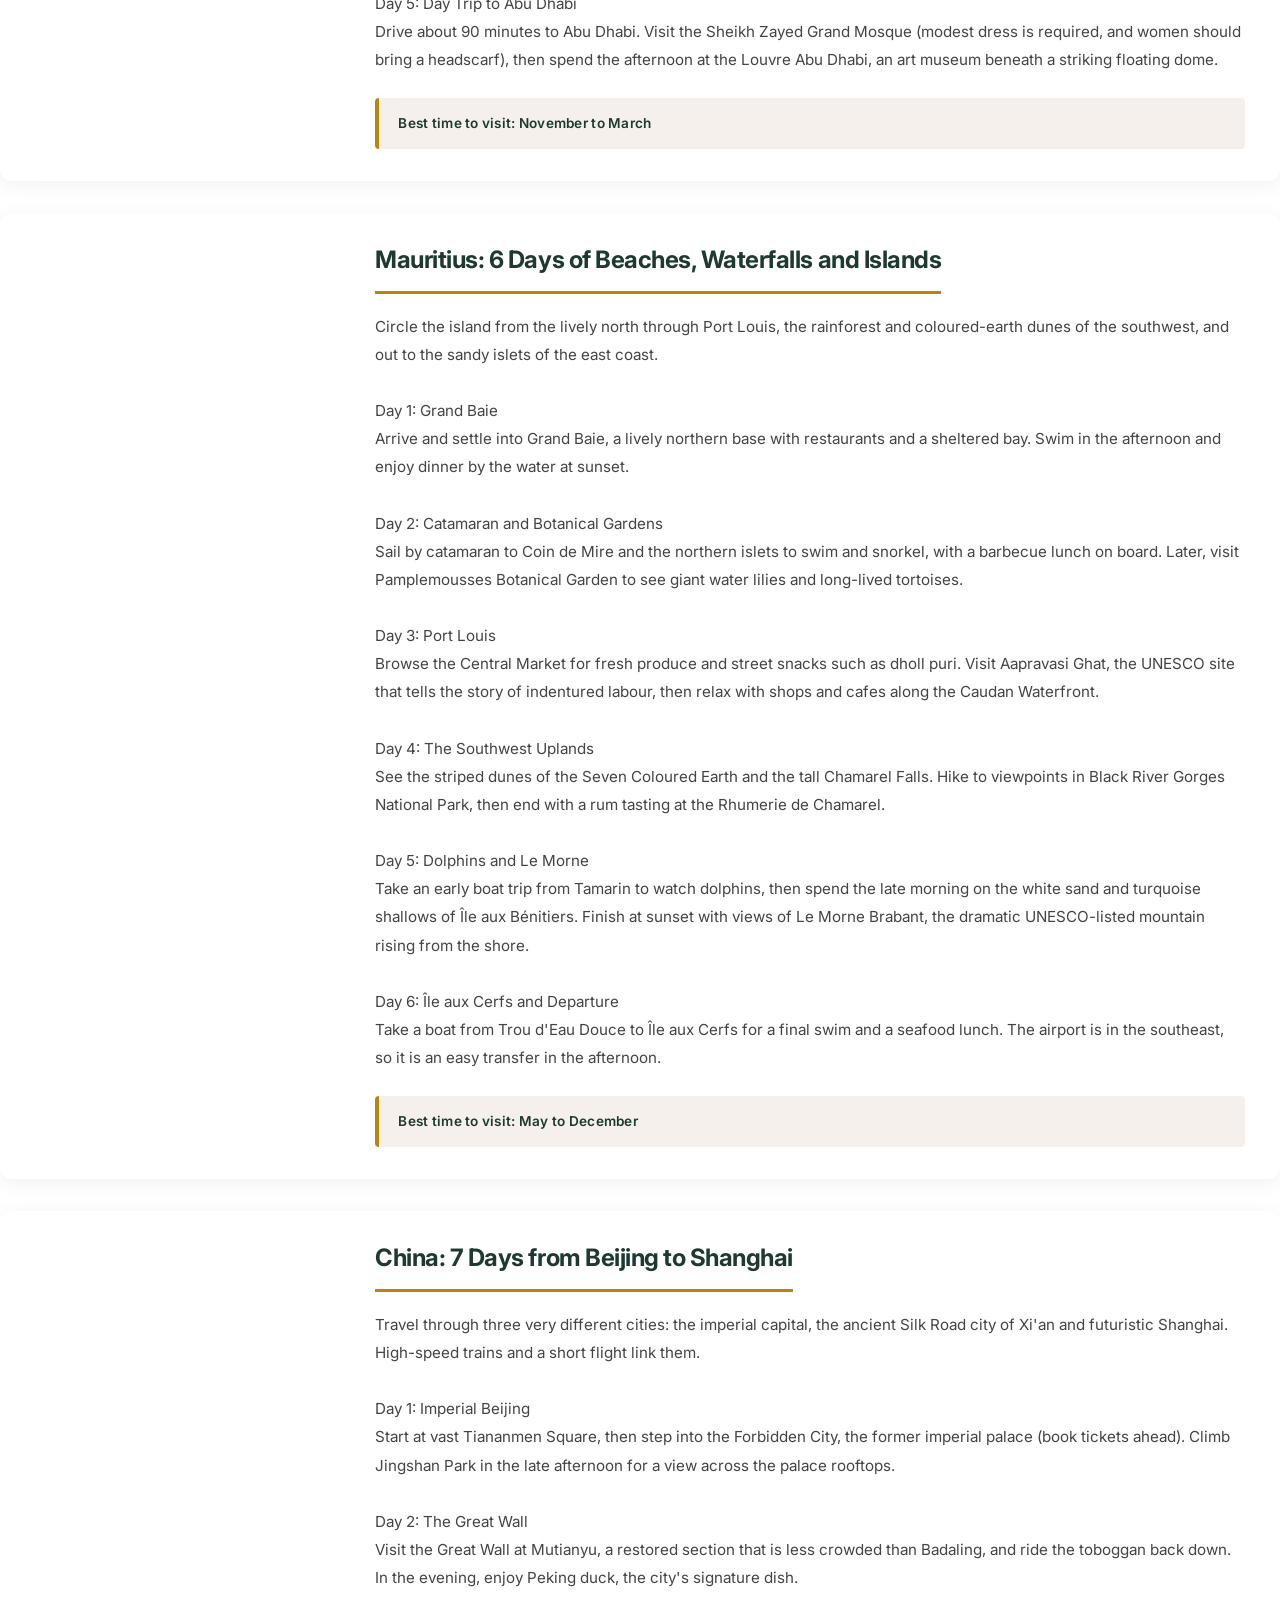
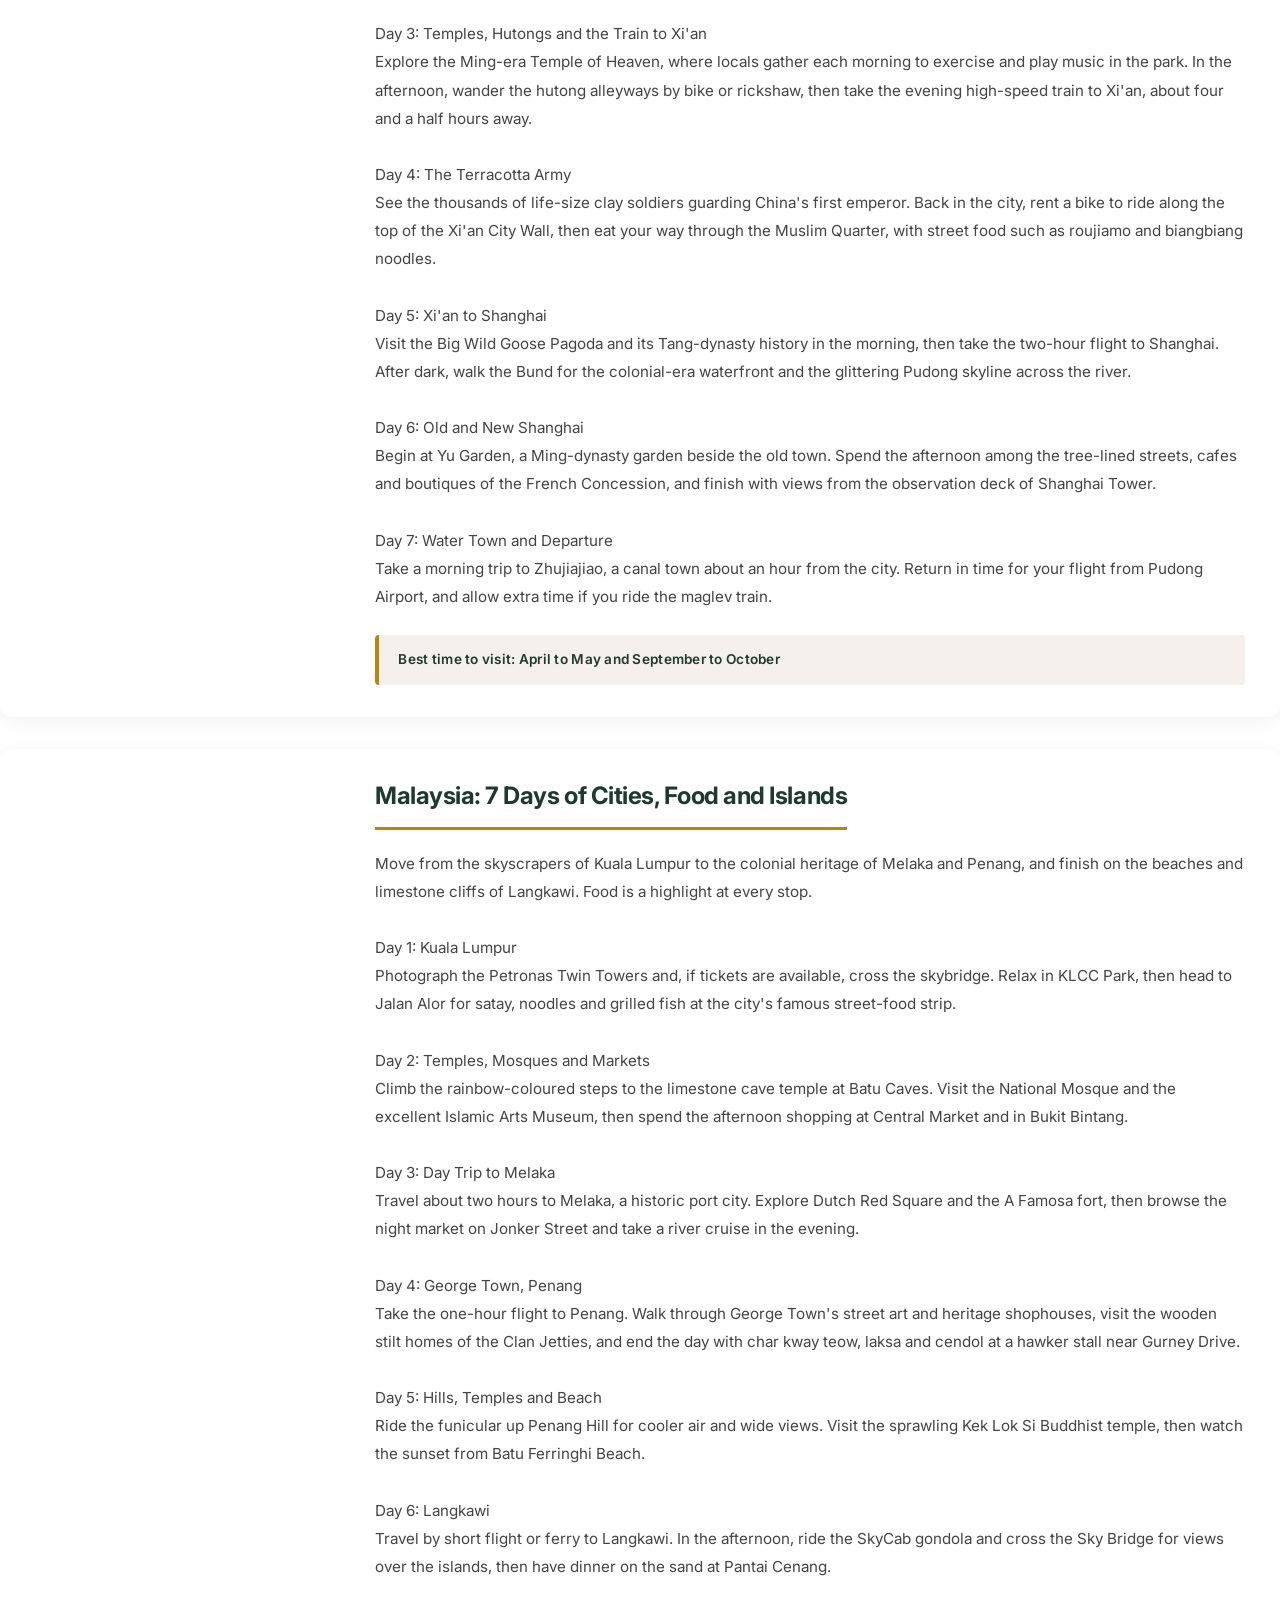
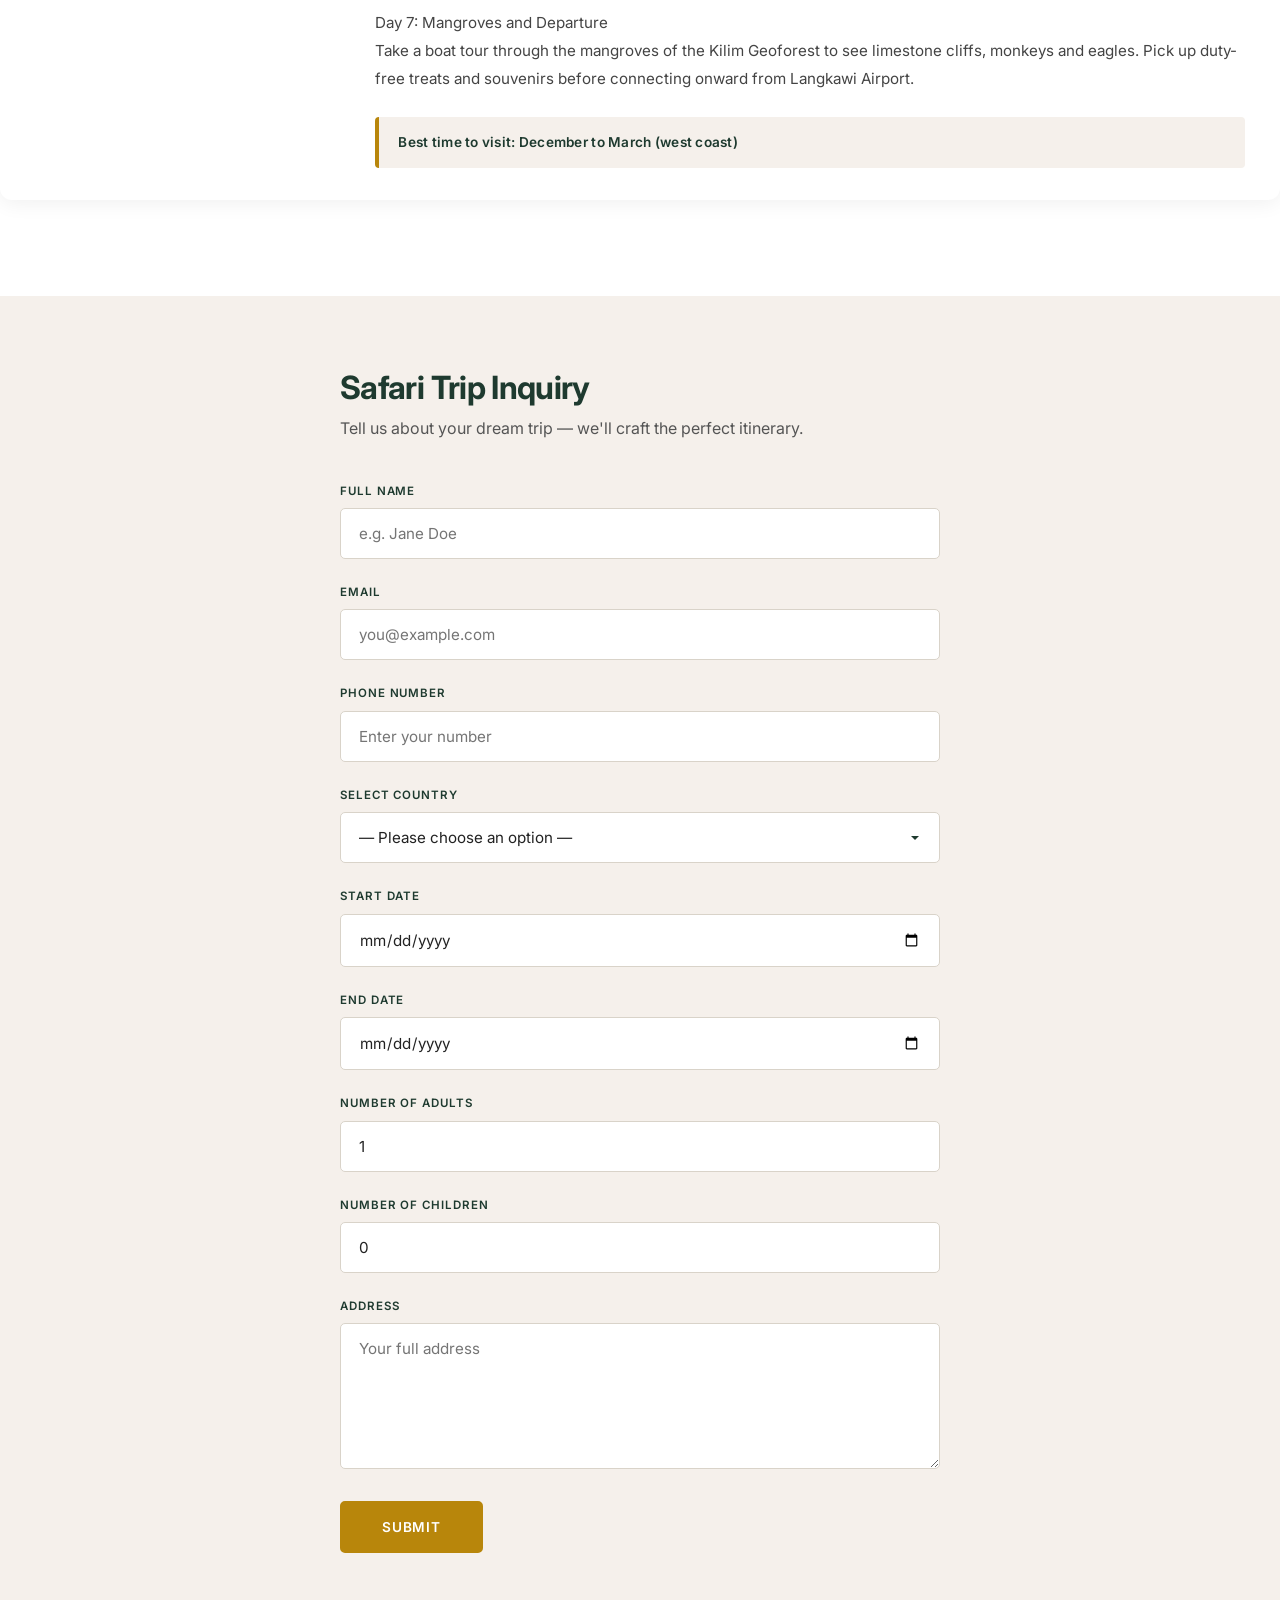
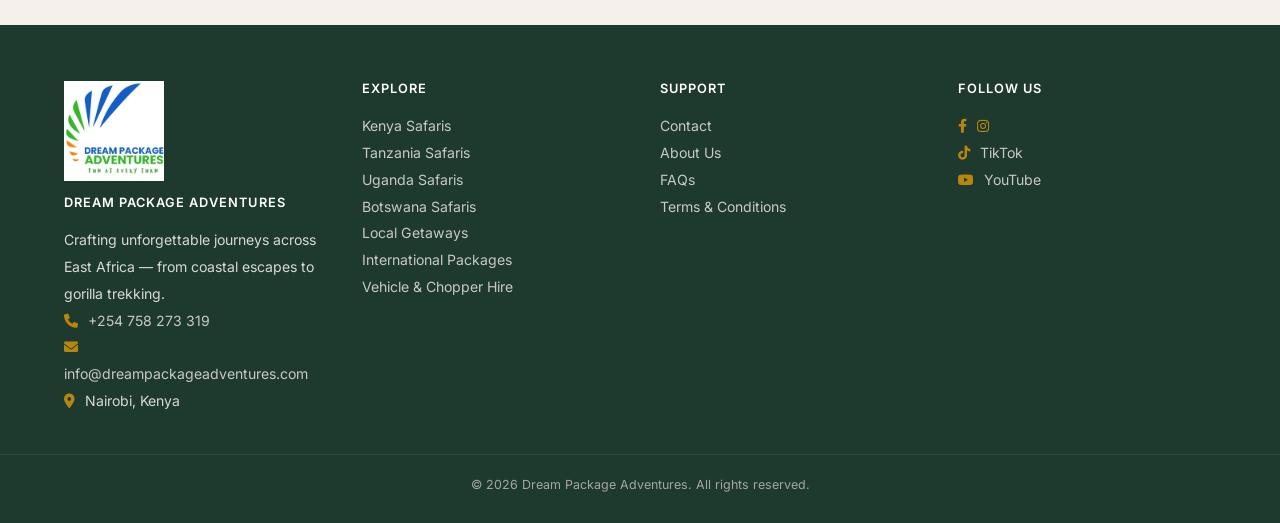
<file: international-packages.html>
<!DOCTYPE html>
<html lang="en">
<head>
    <meta charset="UTF-8" />
    <meta name="viewport" content="width=device-width, initial-scale=1.0" />
    <title>International Packages – Dream Package Adventures</title>
    <meta name="description" content="International holiday packages for Kenyan travelers – Maldives, South Africa, Dubai, Mauritius, China." />

     <!-- ===== FAVICON ===== -->
  <link rel="icon" type="image/jpg" href="images/logo.jpg" />
  <link rel="shortcut icon" type="image/jpg" href="images/logo.jpg" />
  <link rel="apple-touch-icon" href="images/logo.jpg" />

  <!-- ===== INTER FONT ===== -->
  <link rel="preconnect" href="https://fonts.googleapis.com" />
  <link rel="preconnect" href="https://fonts.gstatic.com" crossorigin />
  <link href="https://fonts.googleapis.com/css2?family=Inter:opsz,wght@14..32,300;14..32,400;14..32,500;14..32,600;14..32,700;14..32,800&display=swap" rel="stylesheet" />

  <!-- ===== FONT AWESOME (for footer social icons) ===== -->
  <link rel="stylesheet" href="https://cdnjs.cloudflare.com/ajax/libs/font-awesome/6.0.0-beta3/css/all.min.css" />

  <style>
    /* ---------- GLOBAL RESET & VARIABLES ---------- */
    * {
      margin: 0;
      padding: 0;
      box-sizing: border-box;
    }

    :root {
      /* Brand colour theme (matches main site) */
      --color-primary: #1e3a2f;        /* deep forest green */
      --color-accent: #b8860b;         /* gold / mustard */
      --color-accent-hover: #9a7209;   /* darker gold */
      --color-bg-light: #f5f0eb;       /* soft beige */
      --color-text: #222;
      --color-text-muted: #555;
      --color-white: #ffffff;
      --color-border: #e5e0d8;
      --color-whatsapp: #25d366;
      --font-main: 'Inter', sans-serif;
    }

    html, body {
      font-family: var(--font-main);
      background: #ffffff;
      color: var(--color-text);
      line-height: 1.6;
      font-weight: 400;
      font-style: normal;
    }

    /* ensure no italic anywhere */
    i, em, .fa, .fas, .far, .fal, .fad, .fak {
      font-style: normal !important;
    }

    h1, h2, h3, h4, h5 {
      font-family: var(--font-main);
      font-weight: 700;
      letter-spacing: -0.02em;
      line-height: 1.25;
      color: var(--color-primary);
      font-style: normal;
    }

    .container {
      max-width: 1200px;
      margin: 0 auto;
      padding: 0 24px;
    }

    .section {
      padding: 64px 0;
    }

    .section-title {
      font-size: 2rem;
      margin-bottom: 32px;
      color: var(--color-primary);
      font-weight: 700;
      letter-spacing: -0.02em;
      border-left: 5px solid var(--color-accent);
      padding-left: 20px;
    }

    /* ---------- BUTTONS ---------- */
    .btn {
      display: inline-block;
      font-family: var(--font-main);
      font-weight: 600;
      font-size: 0.82rem;
      text-transform: uppercase;
      letter-spacing: 0.04em;
      padding: 12px 26px;
      border-radius: 4px;
      text-decoration: none;
      transition: background 0.2s, color 0.2s, border-color 0.2s;
      border: 2px solid transparent;
      cursor: pointer;
      font-style: normal;
    }

    .btn-primary {
      background: var(--color-accent);
      color: var(--color-white);
      border-color: var(--color-accent);
    }

    .btn-primary:hover {
      background: var(--color-accent-hover);
      border-color: var(--color-accent-hover);
    }

    .btn-outline {
      background: transparent;
      color: var(--color-primary);
      border-color: var(--color-primary);
    }

    .btn-outline:hover {
      background: var(--color-primary);
      color: var(--color-white);
    }

    /* ---------- HEADER (clean, matches main site) ---------- */
    .site-header {
      background: #ffffff;
      padding: 12px 0;
      border-bottom: 1px solid #eee;
      box-shadow: 0 2px 6px rgba(0,0,0,0.04);
      position: sticky;
      top: 0;
      z-index: 999;
    }

    .site-header .container {
      display: flex;
      align-items: center;
      justify-content: space-between;
      flex-wrap: wrap;
      gap: 16px;
    }

    .logo {
      display: flex;
      align-items: center;
      gap: 10px;
      text-decoration: none;
    }

    .logo img {
      height: 52px;
      width: auto;
      display: block;
      visibility: visible !important;
      opacity: 1 !important;
    }

    .logo-text {
      display: flex;
      flex-direction: column;
      line-height: 1.15;
    }

    .logo-text strong {
      font-size: 1.05rem;
      font-weight: 800;
      color: var(--color-primary);
      letter-spacing: -0.02em;
    }

    .logo-text span {
      font-size: 0.6rem;
      font-weight: 500;
      color: var(--color-accent);
      letter-spacing: 1.5px;
      text-transform: uppercase;
    }

    .nav-links {
      display: flex;
      gap: 28px;
      list-style: none;
      align-items: center;
    }

    .nav-links a {
      text-decoration: none;
      color: var(--color-text);
      font-weight: 500;
      font-size: 0.85rem;
      letter-spacing: -0.01em;
      transition: color 0.2s;
      font-style: normal;
    }

    .nav-links a:hover {
      color: var(--color-accent);
    }

    /* ---------- HERO — FULL VIEWPORT COVER ---------- */
    .hero {
      background-size: cover;
      background-position: center;
      background-repeat: no-repeat;
      background-attachment: fixed;
      min-height: 100vh;
      width: 100%;
      display: flex;
      align-items: center;
      justify-content: center;
      text-align: center;
      color: #fff;
      padding: 60px 24px;
      position: relative;
      margin: 0;
    }

    .hero-content {
      max-width: 900px;
      position: relative;
      z-index: 2;
    }

    .hero-content h1 {
      font-size: clamp(2rem, 5vw, 3.2rem);
      font-weight: 700;
      margin-bottom: 18px;
      color: #fff;
      text-shadow: 0 4px 14px rgba(0,0,0,0.5);
      line-height: 1.15;
    }

    .hero-sub {
      font-size: clamp(1rem, 2.2vw, 1.25rem);
      font-weight: 400;
      max-width: 700px;
      margin: 0 auto;
      color: #f0f0f0;
      text-shadow: 0 2px 10px rgba(0,0,0,0.5);
    }

    /* ---------- CARD GRID (International adventures) ---------- */
    .grid {
      display: grid;
      gap: 32px;
    }

    .dest-card {
      background: #ffffff;
      border: 1px solid var(--color-border);
      border-radius: 8px;
      overflow: hidden;
      box-shadow: 0 4px 14px rgba(0,0,0,0.05);
      transition: transform 0.2s, box-shadow 0.2s;
      display: flex;
      flex-direction: column;
    }

    .dest-card:hover {
      transform: translateY(-4px);
      box-shadow: 0 12px 28px rgba(0,0,0,0.08);
    }

    .dest-card img {
      width: 100%;
      height: 200px;
      object-fit: cover;
      display: block;
      background: #e8e4dd;
    }

    .dest-info {
      padding: 24px;
      flex: 1;
      display: flex;
      flex-direction: column;
    }

    .dest-info h3 {
      font-size: 1.2rem;
      margin-bottom: 8px;
      font-weight: 700;
      color: var(--color-primary);
    }

    .dest-info p {
      font-size: 0.92rem;
      color: var(--color-text-muted);
      margin-bottom: 8px;
    }

    .dest-info p strong {
      font-weight: 600;
      color: var(--color-primary);
    }

    .dest-info .btn {
      margin-top: auto;
      align-self: flex-start;
      padding: 10px 22px;
      font-size: 0.75rem;
    }
.itinerary-card {
  display: grid;
  grid-template-columns: 340px 1fr;
  gap: 0;
  background: #fff;
  border-radius: 12px;
  overflow: hidden;
  box-shadow: 0 4px 20px rgba(0,0,0,0.06);
  margin-bottom: 2rem;
}

.itinerary-image {
  position: relative;
  overflow: hidden;
}

.itinerary-image img {
  width: 100%;
  height: 100%;
  object-fit: cover;
  display: block;
  position: sticky;
  top: 0;
}

.itinerary-body {
  padding: 2rem 2.2rem;
}

.itinerary-body h3 {
  font-size: 1.5rem;
  color: var(--color-primary);
  margin-bottom: 1.2rem;
  padding-bottom: 1rem;
  border-bottom: 3px solid var(--color-accent);
  display: inline-block;
}

.itinerary-body p {
  color: #444;
  font-size: 0.95rem;
  line-height: 1.85;
  white-space: pre-line;
}

.itinerary-body .meta {
  margin-top: 1.5rem;
  padding: 0.9rem 1.2rem;
  background: var(--color-bg-light);
  border-left: 4px solid var(--color-accent);
  font-size: 0.85rem;
  font-weight: 600;
  color: var(--color-primary);
  letter-spacing: 0.02em;
  border-radius: 4px;
}

    /* ---------- INQUIRY FORM ---------- */
    .inquiry-section {
      background: var(--color-bg-light);
      padding: 72px 24px;
      display: flex;
      justify-content: center;
    }

    .form-container {
      width: 100%;
      max-width: 600px;
      margin: 0 auto;
    }

    .form-container h2 {
      font-size: 2rem;
      font-weight: 700;
      letter-spacing: -0.02em;
      margin-bottom: 8px;
      color: var(--color-primary);
    }

    .form-container .form-sub {
      font-size: 1rem;
      color: var(--color-text-muted);
      margin-bottom: 40px;
      font-weight: 400;
    }

    .inquiry-form {
      display: flex;
      flex-direction: column;
      gap: 24px;
    }

    .form-group {
      display: flex;
      flex-direction: column;
      gap: 8px;
    }

    .form-group label {
      font-family: var(--font-main);
      font-size: 0.72rem;
      font-weight: 600;
      text-transform: uppercase;
      letter-spacing: 0.08em;
      color: var(--color-primary);
    }

    .form-group input,
    .form-group select,
    .form-group textarea {
      width: 100%;
      padding: 15px 18px;
      font-family: var(--font-main);
      font-size: 0.95rem;
      font-weight: 400;
      color: var(--color-text);
      background: #ffffff;
      border: 1px solid #d9d3c9;
      border-radius: 5px;
      outline: none;
      transition: border-color 0.15s, box-shadow 0.15s;
      -webkit-appearance: none;
      appearance: none;
      font-style: normal;
    }

    .form-group input:focus,
    .form-group select:focus,
    .form-group textarea:focus {
      border-color: var(--color-accent);
      box-shadow: 0 0 0 3px rgba(184, 134, 11, 0.12);
    }

    .form-group textarea {
      resize: vertical;
      min-height: 120px;
    }

    .form-group select {
      background-image: url("data:image/svg+xml,%3Csvg xmlns='http://www.w3.org/2000/svg' width='12' height='12' viewBox='0 0 12 12'%3E%3Cpath fill='%231e3a2f' d='M6 8L2 4h8z'/%3E%3C/svg%3E");
      background-repeat: no-repeat;
      background-position: right 18px center;
      background-size: 12px;
      padding-right: 48px;
    }

    .btn-submit {
      align-self: flex-start;
      background: var(--color-accent);
      color: var(--color-white);
      font-family: var(--font-main);
      font-weight: 600;
      font-size: 0.85rem;
      text-transform: uppercase;
      letter-spacing: 0.06em;
      padding: 16px 40px;
      border: 2px solid var(--color-accent);
      border-radius: 5px;
      cursor: pointer;
      transition: background 0.2s, border-color 0.2s;
      margin-top: 8px;
    }

    .btn-submit:hover {
      background: var(--color-accent-hover);
      border-color: var(--color-accent-hover);
    }

    .form-message {
      margin-top: 20px;
      font-size: 0.92rem;
      font-weight: 500;
      color: #1e7a3f;
      background: #e8f5ec;
      padding: 14px 18px;
      border-left: 4px solid #1e7a3f;
      border-radius: 4px;
      display: none;
    }

    .form-message.show {
      display: block;
    }

    /* ---------- FOOTER (with logo) ---------- */
    .site-footer {
      background: var(--color-primary);
      color: #d8d8d8;
      padding: 56px 0 28px;
    }

    .footer-grid {
      display: grid;
      grid-template-columns: repeat(auto-fit, minmax(200px, 1fr));
      gap: 40px;
      max-width: 1200px;
      margin: 0 auto;
      padding: 0 24px;
    }

    .footer-logo {
      max-width: 100px;
      height: auto;
      display: block;
      margin-bottom: 14px;
      visibility: visible !important;
      opacity: 1 !important;
    }

    .footer-col h4 {
      color: #ffffff;
      font-size: 0.8rem;
      text-transform: uppercase;
      letter-spacing: 0.08em;
      margin-bottom: 16px;
      font-weight: 600;
    }

    .footer-col p,
    .footer-col ul {
      font-size: 0.88rem;
      line-height: 1.9;
    }

    .footer-col ul {
      list-style: none;
      padding: 0;
    }

    .footer-col ul li a {
      color: #c8c8c8;
      text-decoration: none;
      transition: color 0.2s;
    }

    .footer-col ul li a:hover {
      color: var(--color-accent);
    }

    .footer-col a {
      color: #c8c8c8;
      text-decoration: none;
    }

    .footer-col a:hover {
      color: var(--color-accent);
    }

    .footer-col i {
      color: var(--color-accent);
      margin-right: 6px;
      font-style: normal;
    }

    .footer-bottom {
      border-top: 1px solid rgba(255,255,255,0.08);
      margin-top: 40px;
      padding: 20px 24px 0;
      font-size: 0.78rem;
      color: #a5a5a5;
      text-align: center;
    }

    /* ---------- RESPONSIVE ---------- */
    @media (max-width: 768px) {
      .hero {
        min-height: 90vh;
        background-attachment: scroll;
      }
      .hero-content h1 {
        font-size: 2rem;
      }
      .hero-sub {
        font-size: 1rem;
      }
      .section-title {
        font-size: 1.5rem;
      }
      .site-header .container {
        flex-direction: column;
        gap: 14px;
      }
      .nav-links {
        gap: 18px;
        flex-wrap: wrap;
        justify-content: center;
      }
      .footer-grid {
        grid-template-columns: 1fr;
        gap: 28px;
      }
      .inquiry-section {
        padding: 48px 16px;
      }
      .btn-submit {
        width: 100%;
        text-align: center;
      }
    }

    @media (max-width: 480px) {
      .grid {
        grid-template-columns: 1fr !important;
      }
      .itinerary-grid {
        grid-template-columns: 1fr;
      }
      .logo img {
        height: 42px;
      }
      .logo-text strong {
        font-size: 0.95rem;
      }
      .hero {
        min-height: 85vh;
      }
    }
  </style>
</head>
<body>
    <!-- ===== HEADER (with logo) ===== -->
  <header class="site-header">
    <div class="container">
      <a href="index.html" class="logo">
        <img src="images/logo.jpg" alt="Dream Package Adventures logo" />
        <div class="logo-text">
          <strong>Dream Package Adventures</strong>
          <span>Safari &amp; Travel</span>
        </div>
      </a>
      <ul class="nav-links">
        <li><a href="index.html">Home</a></li>
        <li><a href="kenya-safaris.html">Safaris</a></li>
        <li><a href="local-adventures.html">Local</a></li>
        <li><a href="#inquiry">Contact</a></li>
      </ul>
    </div>
  </header>

    <!-- ===== HERO ===== -->
    <section class="hero" style="background-image: linear-gradient(rgba(0,0,0,0.4), rgba(0,0,0,0.4)), url('images/intl-hero.jpg'); min-height: 50vh;">
        <div class="container hero-content">
            <h1>International Holidays</h1>
            <p class="hero-sub">From Kenya to the world – dream destinations for every traveler.</p>
        </div>
    </section>

    <!-- ===== DESTINATION CARDS ===== -->
    <section class="section">
        <div class="container">
            <h2 class="section-title">Choose Your Getaway</h2>
            <p class="section-sub">We offer visa assistance and flight booking support for all packages.</p>
            <div class="grid" style="grid-template-columns: repeat(auto-fit, minmax(250px, 1fr));">
                <div class="dest-card"><img src="images/intl-maldives.jpg" alt="Maldives" loading="lazy" /><div class="dest-info"><h3>Maldives</h3><p>Overwater villas, crystal lagoons, and snorkeling with manta rays.</p><p>5 nights from <strong>$1,800</strong></p><a href="contact.html" class="btn btn-primary">Enquire Now</a></div></div>
                <div class="dest-card"><img src="images/intl-southafrica.jpg" alt="South Africa" loading="lazy" /><div class="dest-info"><h3>South Africa</h3><p>Cape Town, Kruger safaris, and the stunning Garden Route.</p><p>7 nights from <strong>$1,500</strong></p><a href="contact.html" class="btn btn-primary">Enquire Now</a></div></div>
                <div class="dest-card"><img src="images/intl-dubai.jpg" alt="Dubai" loading="lazy" /><div class="dest-info"><h3>Dubai</h3><p>Burj Khalifa, desert safaris, shopping, and theme parks.</p><p>4 nights from <strong>$900</strong></p><a href="contact.html" class="btn btn-primary">Enquire Now</a></div></div>
                <div class="dest-card"><img src="images/intl-mauritius.jpg" alt="Mauritius" loading="lazy" /><div class="dest-info"><h3>Mauritius</h3><p>Pristine beaches, volcanic mountains, and luxury resorts.</p><p>6 nights from <strong>$1,300</strong></p><a href="contact.html" class="btn btn-primary">Enquire Now</a></div></div>
                <div class="dest-card"><img src="images/intl-china.jpg" alt="China" loading="lazy" /><div class="dest-info"><h3>China</h3><p>Great Wall, pandas, modern cities, and ancient temples.</p><p>10 nights from <strong>$2,100</strong></p><a href="contact.html" class="btn btn-primary">Enquire Now</a></div></div>
                <div class="dest-card"><img src="images/intl-malaysia.jpg" alt="Malaysia" loading="lazy" /><div class="dest-info"><h3>Malaysia</h3><p>Tropical rainforests, vibrant cities, and diverse wildlife.</p><p>8 nights from <strong>$1,600</strong></p><a href="contact.html" class="btn btn-primary">Enquire Now</a></div></div>
            </div>
        </div>
    </section>

    <!-- ===== ITINERARIES ===== -->
    <section class="section">
      <div class="container">
        <h2 class="section-title">Sample Packages</h2>
        <p class="section-sub">Each package can be customized to your preferences and travel dates.</p>
    <div class="itinerary-card">
          <div class="itinerary-image">
            <img src="images/maldives-6d.jpg" alt="6 Days Maldives" loading="lazy" />
          </div>
          <div class="itinerary-body">
            <h3>Maldives: 6 Days of Reefs and Island Calm</h3>
            <p>Turquoise lagoons, coral reefs and powder-white sandbanks set the scene for six unhurried days. This itinerary pairs resort relaxation with the ocean encounters and local culture that make the Maldives far more than a beach holiday.

Day 1: Arrival and First Sunset
Land at Velana International Airport in Malé and transfer to your resort by speedboat or seaplane. After check-in, slip into the water for a first snorkel on the house reef, then finish the day with dinner on the sand as the sun goes down.

Day 2: Lagoon, Spa and Sandbank
Spend the morning snorkelling over the reef or paddleboarding across the lagoon. After lunch, unwind with a treatment in an overwater spa room, then head to a private sandbank for drinks and a picnic at golden hour.

Day 3: Manta Rays and Dolphins
Join an excursion to see manta rays or, in season, whale sharks, especially rewarding around Ari Atoll. Beginners can book a guided snorkel or introductory dive. As the day cools, a sunset cruise often brings spinner dolphins racing alongside the boat.

Day 4: Local Island Life
Visit a local island such as Maafushi to see everyday Maldivian life. Try traditional dishes like mas huni and fish curry, browse the small shops, then spend the afternoon on the designated bikini beach, where swimwear is allowed.

Day 5: A Slow Day on the Water
Paddle a kayak or sail a catamaran around the calm atoll waters, then take a free afternoon by the pool or in a hammock. In the evening, try night fishing or walk the shoreline, where glowing bioluminescent plankton sometimes lights up the water.

Day 6: Farewell
Take one last sunrise swim before checkout, and leave a generous buffer for seaplane schedules on the way back to Malé. If your flight allows, visit the fish market and the historic Hukuru Miskiy mosque before departing.</p>
            <div class="meta">Best time to visit: December to April</div>
          </div>
        </div>

        <div class="itinerary-card">
          <div class="itinerary-image">
            <img src="images/za-7d.jpg" alt="7 Days from Cape Town to Kruger" loading="lazy" />
          </div>
          <div class="itinerary-body">
            <h3>South Africa: 7 Days from Cape Town to Kruger</h3>
            <p>Begin with Cape Town's mountain-backed coastline and vineyard valleys, then fly north for a classic safari in the Kruger region. It is one trip with two very different kinds of wild beauty.

Day 1: Arrive in Cape Town
Settle in and stroll the V&A Waterfront, with its harbour views, markets and restaurants. Later, ride the rotating cable car up Table Mountain for sunset over the city and the Atlantic.

Day 2: The Cape Peninsula
Drive the dramatic Chapman's Peak road, then stop at Boulders Beach to watch African penguins waddle along the shore. Finish at Cape Point, where a short walk leads to the lighthouse and the southwestern tip of the continent.

Day 3: Stellenbosch and Franschhoek Winelands
Spend the day tasting wines at estates set among mountain-ringed valleys. Travel between them on the wine tram, and enjoy a long lunch overlooking the vines.

Day 4: History, Colour and a Flight North
Start with a ferry tour to Robben Island, where Nelson Mandela was imprisoned (book ahead, as tours can sell out). In the afternoon, wander the bright streets of Bo-Kaap, the Cape Malay quarter. In the evening, fly to Hoedspruit or Nelspruit for Kruger.

Day 5: First Safari Day
Head out at dawn on a game drive, when big cats and elephants are most active. Rest at the lodge through the midday heat, then set out again in the golden light of late afternoon.

Day 6: Bush Walk and Boma Dinner
Follow a ranger on a guided bush walk to track footprints and learn about the smaller details of the bush. Spend the afternoon at rivers and waterholes to watch hippos, crocodiles and birdlife, then dine around the fire in the lodge's boma.

Day 7: Final Drive and Departure
Take one last sunrise drive for a final chance at the Big Five, then travel home via Johannesburg.</p>
            <div class="meta">Best time to visit: November to March for Cape Town; June to September for Kruger</div>
          </div>
        </div>

      </div>

        <div class="itinerary-card">
          <div class="itinerary-image">
            <img src="images/dubai-5d.jpg" alt="5 Days Dubai Skyline, Souks and Desert" loading="lazy" />
          </div>
          <div class="itinerary-body">
            <h3>Dubai: 5 Days of Skyline, Souks and Desert</h3>
            <p>Dubai is a city in the United Arab Emirates, and this itinerary covers its towering modern landmarks, its historic creekside districts, the desert and a day trip to neighbouring Abu Dhabi.

Day 1: Downtown Dubai
Ride to the observation deck of the Burj Khalifa, the world's tallest building, ideally around sunset. Afterwards, explore the Dubai Mall and its aquarium, then watch the free Dubai Fountain show after dark.

Day 2: Old Dubai
Wander the wind-tower houses and small museums of the Al Fahidi Historical District. Cross Dubai Creek by traditional wooden abra, then haggle for gold, spices and textiles in the souks.

Day 3: Beaches and Icons
Spend the morning at Jumeirah Beach with views towards Palm Jumeirah and the Atlantis resort. Stop for photos of the sail-shaped Burj Al Arab, then finish at Madinat Jumeirah, whose waterways and restaurants are especially lovely in the evening.

Day 4: Museum of the Future and Desert Safari
Begin at the Museum of the Future, with immersive exhibits on technology and what lies ahead. In the afternoon, head into the dunes for dune bashing, a camel ride and sunset over the sand, followed by a barbecue dinner, live entertainment and stargazing at a desert camp.

Day 5: Day Trip to Abu Dhabi
Drive about 90 minutes to Abu Dhabi. Visit the Sheikh Zayed Grand Mosque (modest dress is required, and women should bring a headscarf), then spend the afternoon at the Louvre Abu Dhabi, an art museum beneath a striking floating dome.
</p>
            <div class="meta">Best time to visit: November to March</div>
          </div>
        </div>

        <div class="itinerary-card">
          <div class="itinerary-image">
            <img src="images/mauritius-6d.jpg" alt="6 Days Mauritius Beach and Wildlife Safari" loading="lazy" />
          </div>
          <div class="itinerary-body">
            <h3>Mauritius: 6 Days of Beaches, Waterfalls and Islands</h3>
            <p>Circle the island from the lively north through Port Louis, the rainforest and coloured-earth dunes of the southwest, and out to the sandy islets of the east coast.

Day 1: Grand Baie
Arrive and settle into Grand Baie, a lively northern base with restaurants and a sheltered bay. Swim in the afternoon and enjoy dinner by the water at sunset.

Day 2: Catamaran and Botanical Gardens
Sail by catamaran to Coin de Mire and the northern islets to swim and snorkel, with a barbecue lunch on board. Later, visit Pamplemousses Botanical Garden to see giant water lilies and long-lived tortoises.

Day 3: Port Louis
Browse the Central Market for fresh produce and street snacks such as dholl puri. Visit Aapravasi Ghat, the UNESCO site that tells the story of indentured labour, then relax with shops and cafes along the Caudan Waterfront.

Day 4: The Southwest Uplands
See the striped dunes of the Seven Coloured Earth and the tall Chamarel Falls. Hike to viewpoints in Black River Gorges National Park, then end with a rum tasting at the Rhumerie de Chamarel.

Day 5: Dolphins and Le Morne
Take an early boat trip from Tamarin to watch dolphins, then spend the late morning on the white sand and turquoise shallows of Île aux Bénitiers. Finish at sunset with views of Le Morne Brabant, the dramatic UNESCO-listed mountain rising from the shore.

Day 6: Île aux Cerfs and Departure
Take a boat from Trou d'Eau Douce to Île aux Cerfs for a final swim and a seafood lunch. The airport is in the southeast, so it is an easy transfer in the afternoon.</p>
            <div class="meta">Best time to visit: May to December</div>
          </div>
        </div>

        <div class="itinerary-card">
          <div class="itinerary-image">
            <img src="images/china-7d.jpg" alt="7 Days China Tour" loading="lazy" />
          </div>
          <div class="itinerary-body">
            <h3>China: 7 Days from Beijing to Shanghai</h3>
            <p>Travel through three very different cities: the imperial capital, the ancient Silk Road city of Xi'an and futuristic Shanghai. High-speed trains and a short flight link them.

Day 1: Imperial Beijing
Start at vast Tiananmen Square, then step into the Forbidden City, the former imperial palace (book tickets ahead). Climb Jingshan Park in the late afternoon for a view across the palace rooftops.

Day 2: The Great Wall
Visit the Great Wall at Mutianyu, a restored section that is less crowded than Badaling, and ride the toboggan back down. In the evening, enjoy Peking duck, the city's signature dish.

Day 3: Temples, Hutongs and the Train to Xi'an
Explore the Ming-era Temple of Heaven, where locals gather each morning to exercise and play music in the park. In the afternoon, wander the hutong alleyways by bike or rickshaw, then take the evening high-speed train to Xi'an, about four and a half hours away.

Day 4: The Terracotta Army
See the thousands of life-size clay soldiers guarding China's first emperor. Back in the city, rent a bike to ride along the top of the Xi'an City Wall, then eat your way through the Muslim Quarter, with street food such as roujiamo and biangbiang noodles.

Day 5: Xi'an to Shanghai
Visit the Big Wild Goose Pagoda and its Tang-dynasty history in the morning, then take the two-hour flight to Shanghai. After dark, walk the Bund for the colonial-era waterfront and the glittering Pudong skyline across the river.

Day 6: Old and New Shanghai
Begin at Yu Garden, a Ming-dynasty garden beside the old town. Spend the afternoon among the tree-lined streets, cafes and boutiques of the French Concession, and finish with views from the observation deck of Shanghai Tower.

Day 7: Water Town and Departure
Take a morning trip to Zhujiajiao, a canal town about an hour from the city. Return in time for your flight from Pudong Airport, and allow extra time if you ride the maglev train.</p>
            <div class="meta">Best time to visit: April to May and September to October</div>
          </div>
        </div>

        <div class="itinerary-card">
          <div class="itinerary-image">
            <img src="images/malaysia-7d.jpg" alt="7 Days Malaysia Tour" loading="lazy" />
          </div>
          <div class="itinerary-body">
            <h3>Malaysia: 7 Days of Cities, Food and Islands</h3>
            <p>Move from the skyscrapers of Kuala Lumpur to the colonial heritage of Melaka and Penang, and finish on the beaches and limestone cliffs of Langkawi. Food is a highlight at every stop.

Day 1: Kuala Lumpur
Photograph the Petronas Twin Towers and, if tickets are available, cross the skybridge. Relax in KLCC Park, then head to Jalan Alor for satay, noodles and grilled fish at the city's famous street-food strip.

Day 2: Temples, Mosques and Markets
Climb the rainbow-coloured steps to the limestone cave temple at Batu Caves. Visit the National Mosque and the excellent Islamic Arts Museum, then spend the afternoon shopping at Central Market and in Bukit Bintang.

Day 3: Day Trip to Melaka
Travel about two hours to Melaka, a historic port city. Explore Dutch Red Square and the A Famosa fort, then browse the night market on Jonker Street and take a river cruise in the evening.

Day 4: George Town, Penang
Take the one-hour flight to Penang. Walk through George Town's street art and heritage shophouses, visit the wooden stilt homes of the Clan Jetties, and end the day with char kway teow, laksa and cendol at a hawker stall near Gurney Drive.

Day 5: Hills, Temples and Beach
Ride the funicular up Penang Hill for cooler air and wide views. Visit the sprawling Kek Lok Si Buddhist temple, then watch the sunset from Batu Ferringhi Beach.

Day 6: Langkawi
Travel by short flight or ferry to Langkawi. In the afternoon, ride the SkyCab gondola and cross the Sky Bridge for views over the islands, then have dinner on the sand at Pantai Cenang.

Day 7: Mangroves and Departure
Take a boat tour through the mangroves of the Kilim Geoforest to see limestone cliffs, monkeys and eagles. Pick up duty-free treats and souvenirs before connecting onward from Langkawi Airport.</p>
            <div class="meta">Best time to visit: December to March (west coast)</div>
          </div>
        </div>

      </div>

    </div>
  </section>

  <!-- ===== INQUIRY FORM ===== -->
  <section id="inquiry" class="inquiry-section">
    <div class="form-container">
      <h2>Safari Trip Inquiry</h2>
      <p class="form-sub">Tell us about your dream trip — we'll craft the perfect itinerary.</p>

      <form class="inquiry-form" id="safariForm" novalidate>
        <div class="form-group">
          <label for="fullName">Full Name</label>
          <input type="text" id="fullName" name="fullName" placeholder="e.g. Jane Doe" autocomplete="name" />
        </div>

        <div class="form-group">
          <label for="email">Email</label>
          <input type="email" id="email" name="email" placeholder="you@example.com" autocomplete="email" />
        </div>

        <div class="form-group">
          <label for="phone">Phone Number</label>
          <input type="tel" id="phone" name="phone" placeholder="Enter your number" autocomplete="tel" />
        </div>

        <div class="form-group">
          <label for="country">Select Country</label>
          <select id="country" name="country" required>
            <option value="" disabled selected>— Please choose an option —</option>
            <option value="Maldives">Maldives</option>
            <option value="South Africa">South Africa</option>
            <option value="Dubai">Dubai</option>
            <option value="Mauritius">Mauritius</option>
             <option value="China">China</option>
            <option value="Malaysia">Malaysia</option>
          </select>
        </div>

        <div class="form-group">
          <label for="startDate">Start Date</label>
          <input type="date" id="startDate" name="startDate" required />
        </div>

        <div class="form-group">
          <label for="endDate">End Date</label>
          <input type="date" id="endDate" name="endDate" required />
        </div>

        <div class="form-group">
          <label for="adults">Number of Adults</label>
          <input type="number" id="adults" name="adults" min="1" value="1" required />
        </div>

        <div class="form-group">
          <label for="children">Number of Children</label>
          <input type="number" id="children" name="children" min="0" value="0" />
        </div>

        <div class="form-group">
          <label for="address">Address</label>
          <textarea id="address" name="address" rows="6" placeholder="Your full address"></textarea>
        </div>

        <button type="submit" class="btn-submit">Submit</button>

        <div class="form-message" id="formMessage">Thanks, we'll be in touch shortly.</div>
      </form>
    </div>
  </section>

  <!-- ===== FOOTER (with logo) ===== -->
  <footer class="site-footer">
    <div class="footer-grid">
      <div class="footer-col">
        <img src="images/logo.jpg" alt="Dream Package Adventures logo" class="footer-logo" />
        <h4>Dream Package Adventures</h4>
        <p>Crafting unforgettable journeys across East Africa — from coastal escapes to gorilla trekking.</p>
        <p><i class="fas fa-phone"></i> <a href="tel:+254758273319">+254 758 273 319</a></p>
        <p><i class="fas fa-envelope"></i> <a href="mailto:info@dreampackageadventures.com">info@dreampackageadventures.com</a></p>
        <p><i class="fas fa-map-marker-alt"></i> Nairobi, Kenya</p>
      </div>
      <div class="footer-col">
        <h4>Explore</h4>
        <ul>
          <li><a href="kenya-safaris.html">Kenya Safaris</a></li>
          <li><a href="tanzania-safaris.html">Tanzania Safaris</a></li>
          <li><a href="uganda-safaris.html">Uganda Safaris</a></li>
          <li><a href="botswana-safaris.html">Botswana Safaris</a></li>
          <li><a href="local-adventures.html">Local Getaways</a></li>
          <li><a href="international-packages.html">International Packages</a></li>
          <li><a href="car-and-chopper-hire.html">Vehicle &amp; Chopper Hire</a></li>
        </ul>
      </div>
      <div class="footer-col">
        <h4>Support</h4>
        <ul>
          <li><a href="#inquiry">Contact</a></li>
          <li><a href="about-us.html">About Us</a></li>
          <li><a href="#">FAQs</a></li>
          <li><a href="#">Terms &amp; Conditions</a></li>
        </ul>
      </div>
      <div class="footer-col">
        <h4>Follow Us</h4>
        <ul>
          <a href="https://www.facebook.com/share/18vCiUKj5X/" target="_blank" rel="noopener" aria-label="Facebook"><i class="fab fa-facebook-f"></i></a>
         <a href="https://wa.me/message/JZZQDUGOVGFVP1" target="_blank" rel="noopener" aria-label="Instagram"><i class="fab fa-instagram"></i></a>
          <li><a href="#"><i class="fab fa-tiktok"></i> TikTok</a></li>
          <li><a href="#"><i class="fab fa-youtube"></i> YouTube</a></li>
        </ul>
      </div>
    </div>
    <div class="footer-bottom">
      &copy; 2026 Dream Package Adventures. All rights reserved.
    </div>
  </footer>

  <!-- ===== JAVASCRIPT (validation + inline success) ===== -->
  <script>
    (function() {
      const form = document.getElementById('safariForm');
      const messageEl = document.getElementById('formMessage');

      function getDateValue(id) {
        const el = document.getElementById(id);
        return el ? el.value : '';
      }

      function validateForm() {
        const country = document.getElementById('country').value;
        const startDate = getDateValue('startDate');
        const endDate = getDateValue('endDate');
        const adults = document.getElementById('adults').value;

        if (!country || !startDate || !endDate || !adults || parseInt(adults) < 1) {
          alert('Please fill in country, start date, end date, and at least 1 adult.');
          return false;
        }

        if (new Date(endDate) < new Date(startDate)) {
          alert('End date must be on or after the start date.');
          return false;
        }

        return true;
      }

      form.addEventListener('submit', function(e) {
        e.preventDefault();

        if (!validateForm()) {
          return;
        }

        const formData = {
          fullName: document.getElementById('fullName').value.trim(),
          email: document.getElementById('email').value.trim(),
          phone: document.getElementById('phone').value.trim(),
          country: document.getElementById('country').value,
          startDate: document.getElementById('startDate').value,
          endDate: document.getElementById('endDate').value,
          adults: parseInt(document.getElementById('adults').value, 10),
          children: parseInt(document.getElementById('children').value, 10) || 0,
          address: document.getElementById('address').value.trim()
        };

        console.log('Form data ready to send:', formData);

        messageEl.classList.add('show');

        setTimeout(() => {
          messageEl.classList.remove('show');
        }, 6000);
      });

      const startInput = document.getElementById('startDate');
      const endInput = document.getElementById('endDate');
      if (startInput && endInput) {
        startInput.addEventListener('change', function() {
          if (endInput.value && endInput.value < startInput.value) {
            endInput.value = startInput.value;
          }
          endInput.min = startInput.value;
        });
      }
    })();
  </script>

</body>
</html>
</file>
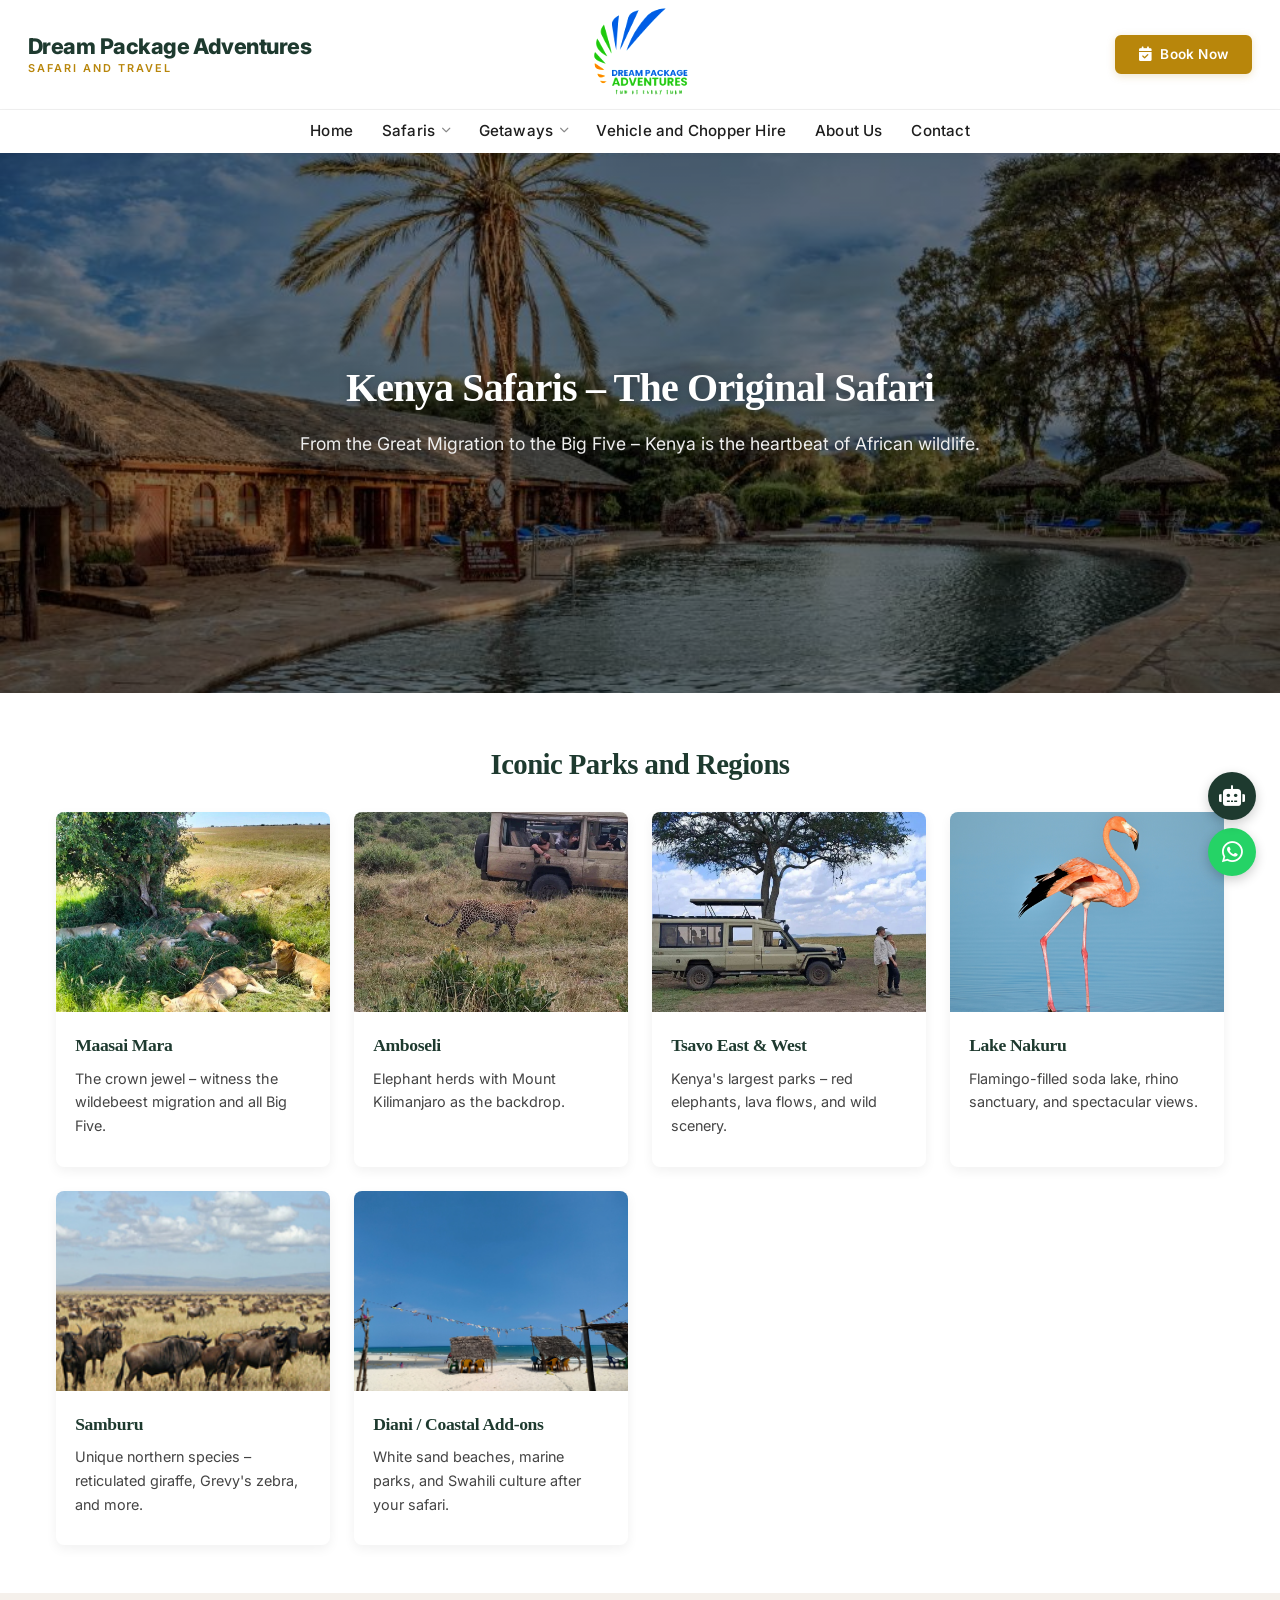
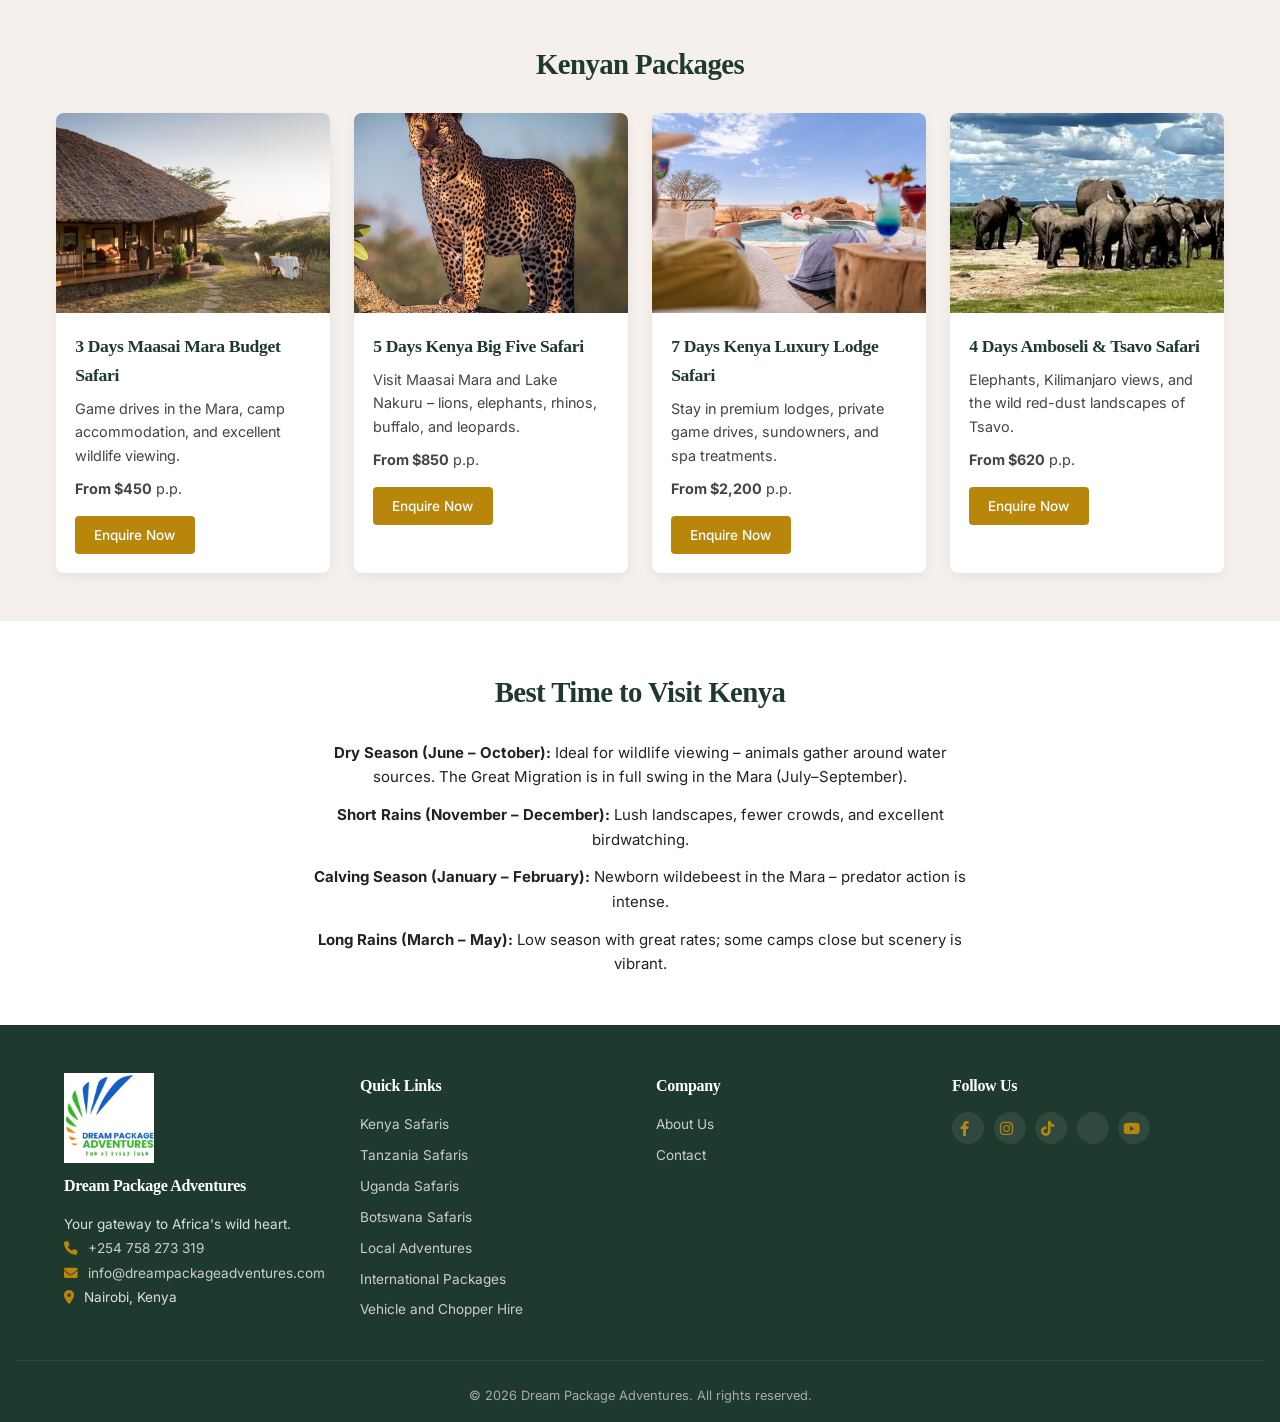
<file: kenya-safaris.html>
<!DOCTYPE html>
<html lang="en">
<head>
    <meta charset="UTF-8" />
    <meta name="viewport" content="width=device-width, initial-scale=1.0" />
    <title>Kenya Safaris – Dream Package Adventures</title>
    <meta name="description" content="Kenya safari packages – Maasai Mara, Amboseli, Tsavo, Lake Nakuru. Big Five, Great Migration, luxury lodges & budget camps." />

    <!-- ===== FAVICON ===== -->
    <link rel="icon" type="image/jpeg" href="images/logo.jpg" />
    <link rel="shortcut icon" type="image/jpeg" href="images/logo.jpg" />
    <link rel="apple-touch-icon" href="images/logo.jpg" />

    <!-- ===== INTER FONT ===== -->
    <link rel="preconnect" href="https://fonts.googleapis.com" />
    <link rel="preconnect" href="https://fonts.gstatic.com" crossorigin />
    <link href="https://fonts.googleapis.com/css2?family=Inter:opsz,wght@14..32,300;14..32,400;14..32,500;14..32,600;14..32,700;14..32,800&display=swap" rel="stylesheet" />

    <link rel="stylesheet" href="https://cdnjs.cloudflare.com/ajax/libs/font-awesome/6.0.0-beta3/css/all.min.css" />
    <link rel="stylesheet" href="css/style.css" />

    <!-- ===== COMPACT LAYOUT OVERRIDES (Inter, no italics) ===== -->
    <style>
        * { margin: 0; padding: 0; box-sizing: border-box; }

        body {
            font-family: 'Inter', sans-serif;
            background: #fff;
            color: #222;
            font-size: 15px;
            line-height: 1.65;
            font-style: normal;
            font-weight: 400;
        }

        h1, h2, h3, h4, h5 {
            font-family: 'Inter', sans-serif;
            font-weight: 700;
            color: #1e3a2f;
            letter-spacing: -0.02em;
            font-style: normal;
        }

        /* ensure no italic anywhere */
        i, em, .fa, .fas, .far, .fab, .fal, .fad, .fak {
            font-style: normal !important;
        }

        /* ============================================================
           TOP BAR — BRAND LEFT · LOGO CENTER · BOOK NOW RIGHT
           ============================================================ */
        .top-bar {
            background: #fff;
            border-bottom: 1px solid #f0f0f0;
            padding: 0.4rem 0;
            width: 100%;
        }

        .top-bar-inner {
            display: grid;
            grid-template-columns: 1fr auto 1fr;   /* left | center | right */
            align-items: center;
            gap: 1rem;
            padding: 0 1.75rem;
            max-width: 1400px;
            margin: 0 auto;
            min-height: 86px;
        }

        /* ---------- LEFT: Brand name ---------- */
        .top-bar-brand {
            grid-column: 1;
            justify-self: start;
            display: flex;
            flex-direction: column;
            justify-content: center;
            text-decoration: none;
            color: inherit;
            min-width: 0;
        }

        .top-bar-brand-name {
            font-family: 'Inter', sans-serif;
            font-size: 1.35rem;
            font-weight: 800;
            color: #1e3a2f;
            letter-spacing: -0.025em;
            line-height: 1.15;
            font-style: normal;
            white-space: nowrap;
            transition: color 0.2s;
        }

        .top-bar-brand:hover .top-bar-brand-name {
            color: #b8860b;
        }

        .top-bar-brand-name span {
            display: block;
            font-family: 'Inter', sans-serif;
            font-size: 0.68rem;
            font-weight: 600;
            color: #b8860b;
            letter-spacing: 2px;
            text-transform: uppercase;
            font-style: normal;
            margin-top: 3px;
        }

        /* ---------- CENTER: Logo ---------- */
        .top-bar-logo {
            grid-column: 2;
            justify-self: center;
            display: flex;
            align-items: center;
            justify-content: center;
            text-decoration: none;
            color: inherit;
            line-height: 0;
            background: transparent;
            padding: 0;
            border: none;
            border-radius: 0;
            box-shadow: none;
        }

        .top-bar-logo img {
            height: 96px !important;
            width: auto !important;
            max-height: 96px !important;
            object-fit: contain;
            display: block;
            visibility: visible !important;
            opacity: 1 !important;
            filter: contrast(1.12) saturate(1.15) brightness(1.03);
            background: transparent;
            border: none;
            box-shadow: none;
        }

        /* ---------- RIGHT: Book Now ---------- */
        .top-bar-actions {
            grid-column: 3;
            justify-self: end;
            display: flex;
            align-items: center;
            justify-content: flex-end;
            gap: 0.75rem;
        }

        .top-bar-book {
            display: inline-flex;
            align-items: center;
            gap: 0.5rem;
            background: #b8860b;
            color: #fff;
            border: 2px solid #b8860b;
            text-decoration: none;
            font-family: 'Inter', sans-serif;
            font-size: 0.85rem;
            font-weight: 600;
            letter-spacing: 0.03em;
            padding: 0.6rem 1.35rem;
            border-radius: 6px;
            white-space: nowrap;
            transition: background 0.25s, border-color 0.25s, color 0.25s, transform 0.2s, box-shadow 0.25s;
            font-style: normal;
            line-height: 1.2;
            box-shadow: 0 2px 8px rgba(184, 134, 11, 0.22);
        }

        .top-bar-book i {
            font-size: 0.9rem;
            font-style: normal;
        }

        .top-bar-book:hover {
            background: #9a7209;
            border-color: #9a7209;
            color: #fff;
            transform: translateY(-1px);
            box-shadow: 0 4px 14px rgba(184, 134, 11, 0.32);
        }

        /* ----- MAIN NAV ----- */
        .site-header {
            background: #fff;
            box-shadow: 0 2px 6px rgba(0, 0, 0, 0.04);
            position: sticky;
            top: 0;
            z-index: 999;
        }
        .nav-bar { padding: 0.15rem 0; }
        .nav-container {
            display: flex;
            align-items: center;
            justify-content: center;
            max-width: 1400px;
            margin: 0 auto;
            padding: 0 1rem;
            min-height: 38px;
            position: relative;
        }
        .hamburger {
            display: none;
            background: none;
            border: none;
            cursor: pointer;
            padding: 0.2rem;
            flex-direction: column;
            gap: 4px;
            margin-right: auto;
        }
        .hamburger .bar {
            display: block;
            width: 22px;
            height: 2px;
            background: #222;
            border-radius: 2px;
            transition: 0.2s;
        }
        .main-nav {
            width: 100%;
            display: flex;
            justify-content: center;
        }
        .nav-list {
            display: flex;
            align-items: center;
            justify-content: center;
            flex-wrap: wrap;
            list-style: none;
            gap: 0.2rem 0.8rem;
            padding: 0;
            margin: 0;
        }
        .nav-list li {
            position: relative;
            font-size: 0.78rem;
            font-weight: 500;
            letter-spacing: 0.2px;
        }
        .nav-list li a {
            text-decoration: none;
            color: #1e1e1e;
            padding: 0.25rem 0.15rem;
            display: inline-flex;
            align-items: center;
            gap: 0.25rem;
            transition: color 0.2s;
            white-space: nowrap;
            font-style: normal;
        }
        .nav-list li a:hover,
        .nav-list li a.active { color: #b8860b; }
        .nav-list li a.active { font-weight: 600; }
        .dropdown-toggle i {
            font-size: 0.6rem;
            margin-left: 0.15rem;
            color: #888;
            transition: transform 0.2s;
            font-style: normal;
        }
        .dropdown:hover .dropdown-toggle i { transform: rotate(180deg); }
        .dropdown-menu {
            display: none;
            position: absolute;
            top: 100%;
            left: 0;
            background: #fff;
            box-shadow: 0 6px 16px rgba(0, 0, 0, 0.08);
            border-radius: 6px;
            padding: 0.4rem 0;
            min-width: 170px;
            list-style: none;
            z-index: 1000;
            border: 1px solid #f0f0f0;
            margin-top: 0.2rem;
        }
        .dropdown:hover .dropdown-menu { display: block; }
        .dropdown-menu li a {
            padding: 0.4rem 1rem;
            font-size: 0.75rem;
            font-weight: 400;
            color: #333;
            display: block;
            white-space: nowrap;
            font-style: normal;
        }
        .dropdown-menu li a:hover {
            background: #f9f6f0;
            color: #b8860b;
        }

        /* ----- RESPONSIVE ----- */
        @media (max-width: 1100px) {
            .top-bar-brand-name { font-size: 1.05rem; }
            .top-bar-brand-name span { font-size: 0.58rem; letter-spacing: 1.5px; }
            .top-bar-logo img { height: 78px !important; max-height: 78px !important; }
        }

        @media (max-width: 992px) {
            .top-bar-inner {
                min-height: 66px;
                padding: 0 1rem;
                gap: 0.6rem;
            }
            .top-bar-brand-name { font-size: 0.85rem; white-space: normal; }
            .top-bar-brand-name span { font-size: 0.52rem; letter-spacing: 1px; }
            .top-bar-logo img { height: 56px !important; max-height: 56px !important; }
            .top-bar-book { padding: 0.45rem 0.9rem; font-size: 0.75rem; }

            .nav-list { gap: 0.1rem 0.5rem; }
            .nav-list li { font-size: 0.7rem; }
            .hamburger { display: flex; }
            .main-nav {
                display: none;
                width: 100%;
                justify-content: flex-start;
            }
            .main-nav.open { display: block; }
            .nav-list {
                flex-direction: column;
                align-items: flex-start;
                gap: 0.2rem;
                padding: 0.5rem 0;
                width: 100%;
            }
            .nav-list li { width: 100%; font-size: 0.8rem; }
            .nav-list li a { padding: 0.5rem 0.8rem; width: 100%; }
            .dropdown-menu {
                position: static;
                box-shadow: none;
                border: none;
                padding-left: 1rem;
                background: #fafafa;
                border-radius: 0;
            }
        }

        @media (max-width: 600px) {
            .top-bar-inner { min-height: 58px; padding: 0 0.75rem; }
            .top-bar-brand-name { font-size: 0.7rem; }
            .top-bar-brand-name span { display: none; }
            .top-bar-logo img { height: 46px !important; max-height: 46px !important; }
            .top-bar-book { padding: 0.4rem 0.7rem; font-size: 0.68rem; gap: 0.3rem; }
        }

        @media (max-width: 480px) {
            .top-bar-logo img { height: 40px !important; max-height: 40px !important; }
            .top-bar-brand-name { font-size: 0.62rem; }
            .top-bar-book { padding: 0.35rem 0.6rem; font-size: 0.62rem; }
        }

        .hero { margin-top: 0; }

        /* ----- FOOTER LOGO (consistent visibility) ----- */
        .footer-logo img {
            max-width: 90px;
            height: auto;
            display: block;
            margin-bottom: 0.6rem;
            visibility: visible !important;
            opacity: 1 !important;
        }

        /* ----- BUTTONS ----- */
        .btn {
            display: inline-block;
            padding: 0.5rem 1.2rem;
            border-radius: 4px;
            text-decoration: none;
            font-weight: 500;
            font-size: 0.85rem;
            transition: background 0.2s, color 0.2s;
            font-style: normal;
            cursor: pointer;
            border: none;
        }
        .btn-primary {
            background: #b8860b;
            color: #fff;
        }
        .btn-primary:hover {
            background: #9a7209;
        }

        /* ----- SECTION TITLES ----- */
        .section-title {
            font-size: 1.8rem;
            margin-bottom: 1.5rem;
            text-align: center;
        }
        .section-sub {
            text-align: center;
            font-size: 1rem;
            color: #555;
            margin-bottom: 2rem;
        }

        /* ----- DEST CARD ----- */
        .dest-card {
            background: #fff;
            border-radius: 8px;
            overflow: hidden;
            box-shadow: 0 4px 12px rgba(0,0,0,0.06);
            transition: transform 0.2s, box-shadow 0.2s;
        }
        .dest-card:hover {
            transform: translateY(-4px);
            box-shadow: 0 8px 20px rgba(0,0,0,0.08);
        }
        .dest-card img {
            width: 100%;
            height: 200px;
            object-fit: cover;
            display: block;
        }
        .dest-info {
            padding: 1.2rem;
        }
        .dest-info h3 {
            font-size: 1.1rem;
            margin-bottom: 0.4rem;
        }
        .dest-info p {
            font-size: 0.9rem;
            color: #444;
            margin-bottom: 0.6rem;
        }
        .dest-info .btn {
            margin-top: 0.3rem;
        }

        /* ----- FOOTER STYLES ----- */
        .site-footer {
            background: #1e3a2f;
            color: #ddd;
            padding: 3rem 1rem 1rem;
        }
        .footer-grid {
            display: grid;
            grid-template-columns: repeat(auto-fit, minmax(180px, 1fr));
            gap: 2rem;
            max-width: 1200px;
            margin: 0 auto;
        }
        .footer-col h4 {
            color: #fff;
            font-size: 1rem;
            margin-bottom: 0.8rem;
            font-weight: 600;
        }
        .footer-col p, .footer-col ul {
            font-size: 0.85rem;
            line-height: 1.8;
        }
        .footer-col ul {
            list-style: none;
            padding: 0;
        }
        .footer-col ul li a {
            color: #ccc;
            text-decoration: none;
            transition: color 0.2s;
        }
        .footer-col ul li a:hover {
            color: #b8860b;
        }
        .footer-col a {
            color: #ccc;
            text-decoration: none;
        }
        .footer-col a:hover {
            color: #b8860b;
        }
        .footer-col i {
            color: #b8860b;
            margin-right: 0.4rem;
            font-style: normal;
        }
        .social-icons {
            display: flex;
            gap: 0.6rem;
            flex-wrap: wrap;
        }
        .social-icons a {
            display: inline-flex;
            align-items: center;
            justify-content: center;
            width: 2rem;
            height: 2rem;
            border-radius: 50%;
            background: rgba(255,255,255,0.08);
            color: #ddd;
            transition: background 0.2s, color 0.2s;
        }
        .social-icons a:hover {
            background: #b8860b;
            color: #fff;
        }
        .footer-bottom {
            text-align: center;
            padding-top: 1.5rem;
            margin-top: 2rem;
            border-top: 1px solid rgba(255,255,255,0.08);
            font-size: 0.8rem;
            color: #aaa;
        }

        /* ----- WHATSAPP FLOAT ----- */
        .whatsapp-float {
            position: fixed;
            bottom: 1.5rem;
            right: 1.5rem;
            background: #25d366;
            color: #fff;
            width: 3rem;
            height: 3rem;
            border-radius: 50%;
            display: flex;
            align-items: center;
            justify-content: center;
            font-size: 1.5rem;
            box-shadow: 0 4px 12px rgba(0,0,0,0.2);
            z-index: 998;
            text-decoration: none;
            transition: transform 0.2s;
        }
        .whatsapp-float:hover {
            transform: scale(1.08);
            color: #fff;
        }

        /* ----- CHATBOT ----- */
        .chatbot-float {
            position: fixed;
            bottom: 5rem;
            right: 1.5rem;
            z-index: 999;
        }
        .chatbot-toggle {
            background: #1e3a2f;
            color: #fff;
            border: none;
            width: 3rem;
            height: 3rem;
            border-radius: 50%;
            font-size: 1.3rem;
            cursor: pointer;
            box-shadow: 0 4px 12px rgba(0,0,0,0.2);
            display: flex;
            align-items: center;
            justify-content: center;
        }
        .chatbot-panel {
            display: none;
            position: absolute;
            bottom: 3.8rem;
            right: 0;
            width: 320px;
            background: #fff;
            border-radius: 12px;
            box-shadow: 0 8px 30px rgba(0,0,0,0.15);
            overflow: hidden;
            flex-direction: column;
        }
        .chatbot-panel.open {
            display: flex;
        }
        .chatbot-header {
            background: #1e3a2f;
            color: #fff;
            padding: 0.8rem 1rem;
            display: flex;
            justify-content: space-between;
            align-items: center;
        }
        .chatbot-header h4 {
            color: #fff;
            font-size: 0.9rem;
            margin: 0;
            display: flex;
            align-items: center;
            gap: 0.4rem;
        }
        .chatbot-close {
            background: none;
            border: none;
            color: #fff;
            font-size: 1.4rem;
            cursor: pointer;
            line-height: 1;
        }
        .chatbot-messages {
            padding: 1rem;
            max-height: 200px;
            overflow-y: auto;
            background: #f9f9f9;
            font-size: 0.85rem;
        }
        .bot-msg {
            background: #e9f0ec;
            padding: 0.6rem 0.8rem;
            border-radius: 8px;
            margin-bottom: 0.5rem;
            color: #1e3a2f;
        }
        .user-msg {
            background: #1e3a2f;
            color: #fff;
            padding: 0.6rem 0.8rem;
            border-radius: 8px;
            margin-bottom: 0.5rem;
            text-align: right;
        }
        .chatbot-quick-replies {
            display: flex;
            flex-wrap: wrap;
            gap: 0.4rem;
            padding: 0.5rem 1rem;
            background: #fff;
            border-top: 1px solid #eee;
        }
        .quick-btn {
            background: #f0f0f0;
            border: none;
            padding: 0.3rem 0.7rem;
            border-radius: 20px;
            font-size: 0.7rem;
            cursor: pointer;
            font-family: 'Inter', sans-serif;
            transition: background 0.2s;
        }
        .quick-btn:hover {
            background: #b8860b;
            color: #fff;
        }
        .chatbot-input-row {
            display: flex;
            padding: 0.5rem;
            background: #fff;
            border-top: 1px solid #eee;
        }
        .chatbot-input-row input {
            flex: 1;
            padding: 0.5rem;
            border: 1px solid #ddd;
            border-radius: 4px;
            font-family: 'Inter', sans-serif;
            font-size: 0.8rem;
        }
        .chatbot-input-row button {
            background: #1e3a2f;
            color: #fff;
            border: none;
            padding: 0.5rem 0.8rem;
            border-radius: 4px;
            margin-left: 0.4rem;
            cursor: pointer;
        }

        /* ----- HERO ----- */
        .hero {
            background-size: cover;
            background-position: center;
            display: flex;
            align-items: center;
            justify-content: center;
            text-align: center;
            color: #fff;
        }
        .hero-content {
            max-width: 800px;
            padding: 2rem 1rem;
        }
        .hero h1 {
            font-size: 2.5rem;
            color: #fff;
            margin-bottom: 0.5rem;
        }
        .hero-sub {
            font-size: 1.1rem;
            color: #eee;
        }

        /* ----- GRID UTILITY ----- */
        .grid {
            display: grid;
            gap: 1.5rem;
        }
    </style>
</head>
<body>

    <!-- ============================================================
         TOP BAR — BRAND LEFT · LOGO CENTER · BOOK NOW RIGHT
         ============================================================ -->
    <div class="top-bar">
        <div class="top-bar-inner">

            <!-- LEFT: Brand name -->
            <a href="index.html" class="top-bar-brand">
                <span class="top-bar-brand-name">
                    Dream Package Adventures
                    <span>Safari and Travel</span>
                </span>
            </a>

            <!-- CENTER: Logo -->
            <a href="index.html" class="top-bar-logo">
                <img src="images/logo.jpg" alt="Dream Package Adventures logo" />
            </a>

            <!-- RIGHT: Book Now -->
            <div class="top-bar-actions">
                <a href="contact.html" class="top-bar-book">
                    <i class="fas fa-calendar-check"></i> Book Now
                </a>
            </div>

        </div>
    </div>

    <!-- ============================================================
         MAIN NAV
         ============================================================ -->
    <header class="site-header" id="siteHeader">
        <div class="nav-bar">
            <div class="container nav-container">

                <button class="hamburger" id="hamburger" aria-label="Toggle navigation menu">
                    <span class="bar"></span><span class="bar"></span><span class="bar"></span>
                </button>

                <nav class="main-nav" id="mainNav" role="navigation" aria-label="Main navigation">
                    <ul class="nav-list">
                        <li><a href="index.html">Home</a></li>
                        <li class="dropdown">
                            <a href="#" class="dropdown-toggle">Safaris <i class="fas fa-chevron-down"></i></a>
                            <ul class="dropdown-menu">
                                <li><a href="kenya-safaris.html" class="active">Kenya Safaris</a></li>
                                <li><a href="tanzania-safaris.html">Tanzania Safaris</a></li>
                                <li><a href="uganda-safaris.html">Uganda Safaris</a></li>
                                <li><a href="botswana-safaris.html">Botswana Safaris</a></li>
                            </ul>
                        </li>
                        <li class="dropdown">
                            <a href="#" class="dropdown-toggle">Getaways <i class="fas fa-chevron-down"></i></a>
                            <ul class="dropdown-menu">
                                <li><a href="local-adventures.html">Local Adventures</a></li>
                                <li><a href="international-packages.html">International Packages</a></li>
                            </ul>
                        </li>
                        <li><a href="car-and-chopper-hire.html">Vehicle and Chopper Hire</a></li>
                        <li><a href="about-us.html">About Us</a></li>
                        <li><a href="contact.html">Contact</a></li>
                    </ul>
                </nav>

            </div>
        </div>
    </header>

    <!-- ===== HERO ===== -->
    <section class="hero" style="background-image: linear-gradient(rgba(0,0,0,0.5), rgba(0,0,0,0.5)), url('images/kenya-hero.jpg'); min-height: 60vh;">
        <div class="container hero-content">
            <h1>Kenya Safaris – The Original Safari</h1>
            <p class="hero-sub">From the Great Migration to the Big Five – Kenya is the heartbeat of African wildlife.</p>
        </div>
    </section>

    <!-- ===== KEY PARKS ===== -->
    <section class="section" style="padding: 3rem 0;">
        <div class="container" style="max-width: 1200px; margin: 0 auto; padding: 0 1rem;">
            <h2 class="section-title">Iconic Parks and Regions</h2>
            <div class="grid" style="grid-template-columns: repeat(auto-fit, minmax(250px, 1fr));">
                <div class="dest-card">
                    <img src="images/mara.jpg" alt="Maasai Mara" loading="lazy" />
                    <div class="dest-info">
                        <h3>Maasai Mara</h3>
                        <p>The crown jewel – witness the wildebeest migration and all Big Five.</p>
                    </div>
                </div>
                <div class="dest-card">
                    <img src="images/amboseli.jpg" alt="Amboseli" loading="lazy" />
                    <div class="dest-info">
                        <h3>Amboseli</h3>
                        <p>Elephant herds with Mount Kilimanjaro as the backdrop.</p>
                    </div>
                </div>
                <div class="dest-card">
                    <img src="images/tsavo.jpg" alt="Tsavo" loading="lazy" />
                    <div class="dest-info">
                        <h3>Tsavo East & West</h3>
                        <p>Kenya's largest parks – red elephants, lava flows, and wild scenery.</p>
                    </div>
                </div>
                <div class="dest-card">
                    <img src="images/nakuru.jpg" alt="Lake Nakuru" loading="lazy" />
                    <div class="dest-info">
                        <h3>Lake Nakuru</h3>
                        <p>Flamingo-filled soda lake, rhino sanctuary, and spectacular views.</p>
                    </div>
                </div>
                <div class="dest-card">
                    <img src="images/samburu.jpg" alt="Samburu" loading="lazy" />
                    <div class="dest-info">
                        <h3>Samburu</h3>
                        <p>Unique northern species – reticulated giraffe, Grevy's zebra, and more.</p>
                    </div>
                </div>
                <div class="dest-card">
                    <img src="images/diani.jpg" alt="Diani Beach" loading="lazy" />
                    <div class="dest-info">
                        <h3>Diani / Coastal Add-ons</h3>
                        <p>White sand beaches, marine parks, and Swahili culture after your safari.</p>
                    </div>
                </div>
            </div>
        </div>
    </section>

    <!-- ===== ITINERARIES ===== -->
    <section class="section" style="background: #f5f0eb; padding: 3rem 0;">
        <div class="container" style="max-width: 1200px; margin: 0 auto; padding: 0 1rem;">
            <h2 class="section-title">Kenyan Packages</h2>
            <div class="grid" style="grid-template-columns: repeat(auto-fit, minmax(250px, 1fr));">
                <div class="dest-card">
                    <img src="images/itinerary-mara-budget.jpg" alt="3 Days Mara Budget" loading="lazy" />
                    <div class="dest-info">
                        <h3>3 Days Maasai Mara Budget Safari</h3>
                        <p>Game drives in the Mara, camp accommodation, and excellent wildlife viewing.</p>
                        <p><strong>From $450</strong> p.p.</p>
                        <a href="contact.html" class="btn btn-primary">Enquire Now</a>
                    </div>
                </div>
                <div class="dest-card">
                    <img src="images/itinerary-big5.jpg" alt="5 Days Big Five" loading="lazy" />
                    <div class="dest-info">
                        <h3>5 Days Kenya Big Five Safari</h3>
                        <p>Visit Maasai Mara and Lake Nakuru – lions, elephants, rhinos, buffalo, and leopards.</p>
                        <p><strong>From $850</strong> p.p.</p>
                        <a href="contact.html" class="btn btn-primary">Enquire Now</a>
                    </div>
                </div>
                <div class="dest-card">
                    <img src="images/itinerary-luxury.jpg" alt="7 Days Luxury Lodge" loading="lazy" />
                    <div class="dest-info">
                        <h3>7 Days Kenya Luxury Lodge Safari</h3>
                        <p>Stay in premium lodges, private game drives, sundowners, and spa treatments.</p>
                        <p><strong>From $2,200</strong> p.p.</p>
                        <a href="contact.html" class="btn btn-primary">Enquire Now</a>
                    </div>
                </div>
                <div class="dest-card">
                    <img src="images/itinerary-amboseli-tsavo.jpg" alt="4 Days Amboseli & Tsavo" loading="lazy" />
                    <div class="dest-info">
                        <h3>4 Days Amboseli & Tsavo Safari</h3>
                        <p>Elephants, Kilimanjaro views, and the wild red-dust landscapes of Tsavo.</p>
                        <p><strong>From $620</strong> p.p.</p>
                        <a href="contact.html" class="btn btn-primary">Enquire Now</a>
                    </div>
                </div>
            </div>
        </div>
    </section>

    <!-- ===== BEST TIME ===== -->
    <section class="section" style="padding: 3rem 0;">
        <div class="container" style="max-width:700px; margin:0 auto; text-align:center; padding: 0 1rem;">
            <h2 class="section-title">Best Time to Visit Kenya</h2>
            <p><strong>Dry Season (June – October):</strong> Ideal for wildlife viewing – animals gather around water sources. The Great Migration is in full swing in the Mara (July–September).</p>
            <p style="margin-top: 0.8rem;"><strong>Short Rains (November – December):</strong> Lush landscapes, fewer crowds, and excellent birdwatching.</p>
            <p style="margin-top: 0.8rem;"><strong>Calving Season (January – February):</strong> Newborn wildebeest in the Mara – predator action is intense.</p>
            <p style="margin-top: 0.8rem;"><strong>Long Rains (March – May):</strong> Low season with great rates; some camps close but scenery is vibrant.</p>
        </div>
    </section>

    <!-- ===== FOOTER (with logo) ===== -->
    <footer class="site-footer">
        <div class="container footer-grid">
            <div class="footer-col">
                <div class="footer-logo">
                    <img src="images/logo.jpg" alt="Dream Package Adventures logo" />
                </div>
                <h4>Dream Package Adventures</h4>
                <p>Your gateway to Africa's wild heart.</p>
                <p><i class="fas fa-phone"></i> <a href="tel:+254758273319">+254 758 273 319</a></p>
                <p><i class="fas fa-envelope"></i> <a href="mailto:info@dreampackageadventures.com">info@dreampackageadventures.com</a></p>
                <p><i class="fas fa-map-marker-alt"></i> Nairobi, Kenya</p>
            </div>
            <div class="footer-col">
                <h4>Quick Links</h4>
                <ul>
                    <li><a href="kenya-safaris.html">Kenya Safaris</a></li>
                    <li><a href="tanzania-safaris.html">Tanzania Safaris</a></li>
                    <li><a href="uganda-safaris.html">Uganda Safaris</a></li>
                    <li><a href="botswana-safaris.html">Botswana Safaris</a></li>
                    <li><a href="local-adventures.html">Local Adventures</a></li>
                    <li><a href="international-packages.html">International Packages</a></li>
                    <li><a href="car-and-chopper-hire.html">Vehicle and Chopper Hire</a></li>
                </ul>
            </div>
            <div class="footer-col">
                <h4>Company</h4>
                <ul>
                    <li><a href="about-us.html">About Us</a></li>
                    <li><a href="contact.html">Contact</a></li>
                </ul>
            </div>
            <div class="footer-col">
                <h4>Follow Us</h4>
                <div class="social-icons">
                    <a href="https://www.facebook.com/share/18vCiUKj5X/" target="_blank" rel="noopener" aria-label="Facebook"><i class="fab fa-facebook-f"></i></a>
                    <a href="https://wa.me/message/JZZQDUGOVGFVP1" target="_blank" rel="noopener" aria-label="Instagram"><i class="fab fa-instagram"></i></a>
                    <a href="#" aria-label="TikTok"><i class="fab fa-tiktok"></i></a>
                    <a href="#" aria-label="X"><i class="fab fa-x-twitter"></i></a>
                    <a href="#" aria-label="YouTube"><i class="fab fa-youtube"></i></a>
                </div>
            </div>
        </div>
        <div class="footer-bottom">
            <p>&copy; 2026 Dream Package Adventures. All rights reserved.</p>
        </div>
    </footer>

    <!-- ===== FLOATING WHATSAPP BUTTON ===== -->
    <a href="https://wa.me/254758273319" target="_blank" class="whatsapp-float" aria-label="Chat on WhatsApp">
        <i class="fab fa-whatsapp"></i>
    </a>

    <!-- ===== AI CHATBOT WIDGET ===== -->
    <div class="chatbot-float" id="chatbotFloat">
        <button class="chatbot-toggle" id="chatbotToggle" aria-label="Open AI travel assistant">
            <i class="fas fa-robot"></i>
        </button>
        <div class="chatbot-panel" id="chatbotPanel">
            <div class="chatbot-header">
                <h4><i class="fas fa-robot"></i> Dream Package AI</h4>
                <button class="chatbot-close" id="chatbotClose">&times;</button>
            </div>
            <div class="chatbot-messages" id="chatbotMessages">
                <div class="bot-msg">Welcome. I am your safari assistant. Ask me about Kenya safaris, vehicle hire, or anything else.</div>
            </div>
            <div class="chatbot-quick-replies" id="quickReplies">
                <button class="quick-btn" data-msg="Kenya Safaris">Kenya Safaris</button>
                <button class="quick-btn" data-msg="Vehicle Hire">Vehicle Hire</button>
                <button class="quick-btn" data-msg="Contact a human agent">Contact Human</button>
            </div>
            <div class="chatbot-input-row">
                <input type="text" id="chatbotInput" placeholder="Ask me anything..." aria-label="Chat input" />
                <button id="chatbotSend" aria-label="Send message"><i class="fas fa-paper-plane"></i></button>
            </div>
        </div>
    </div>

    <script src="js/main.js"></script>
    <script src="js/chatbot.js"></script>

</body>
</html>
</file>
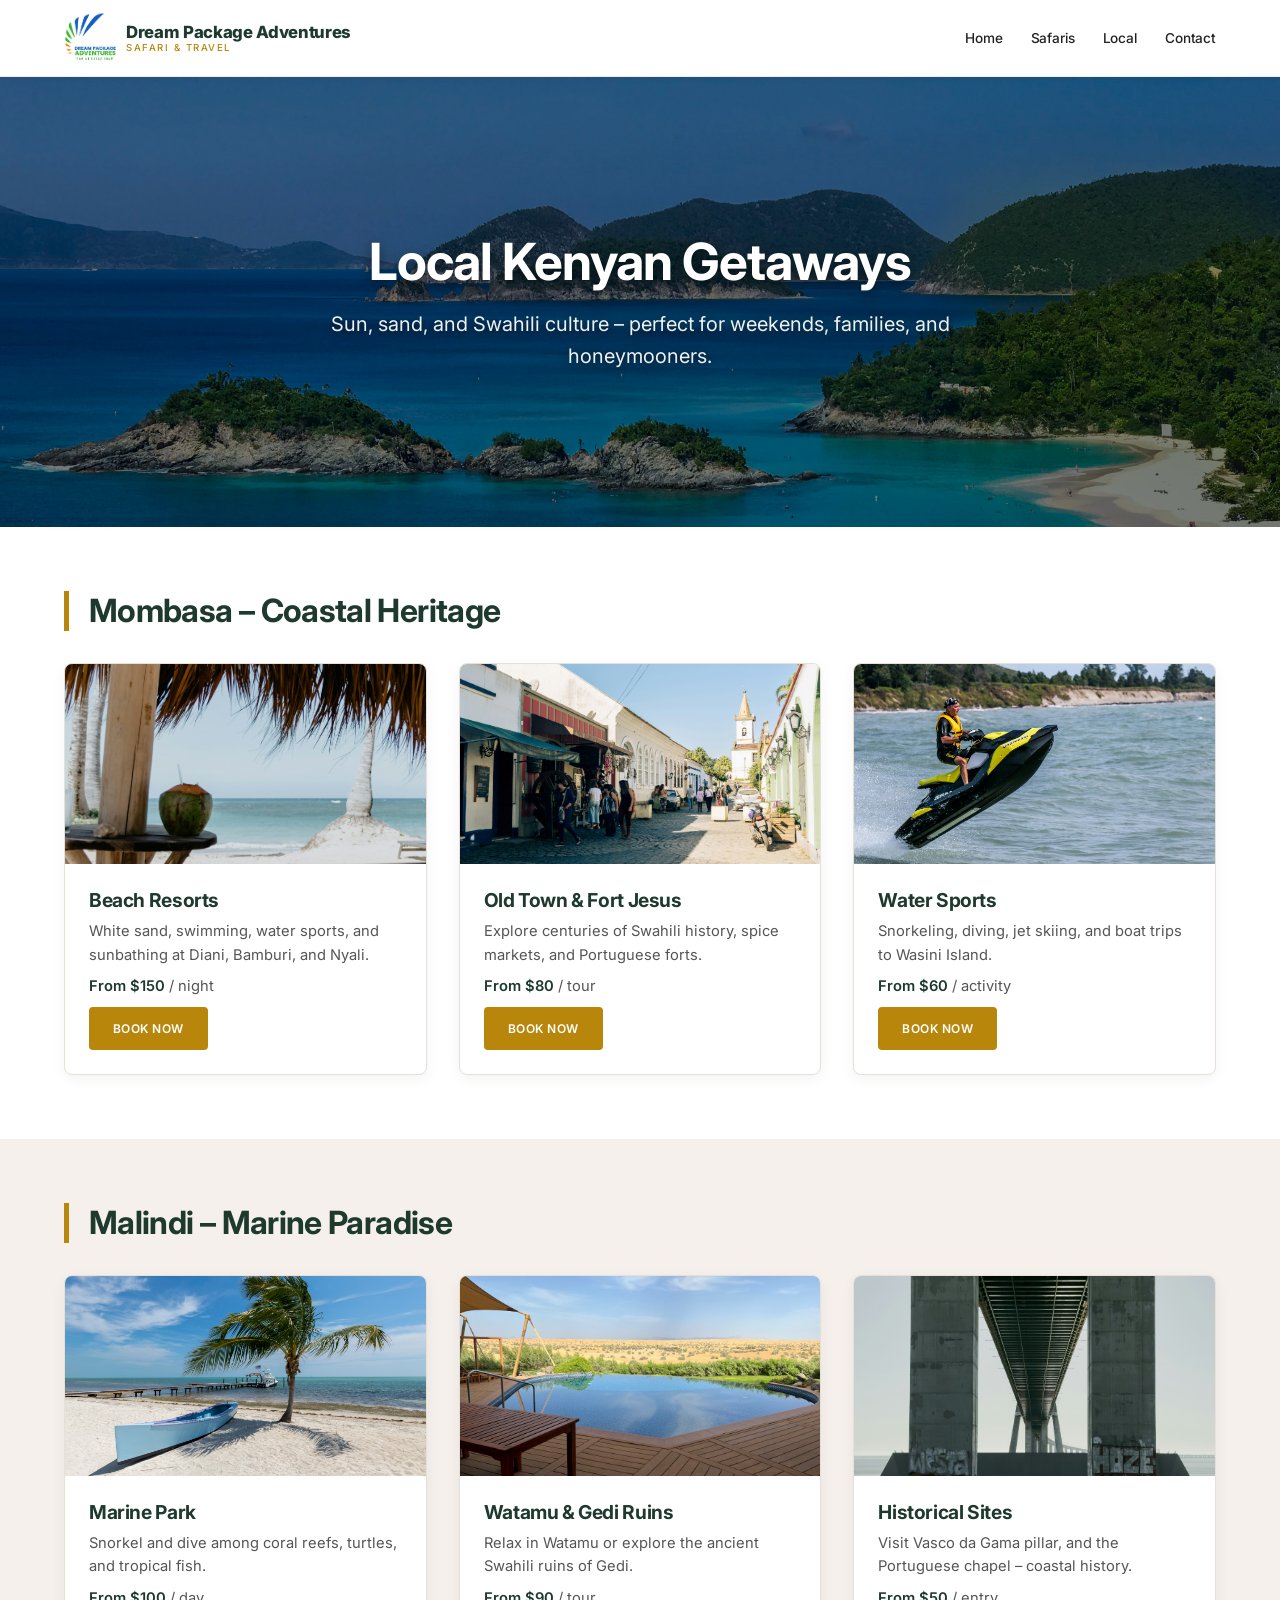
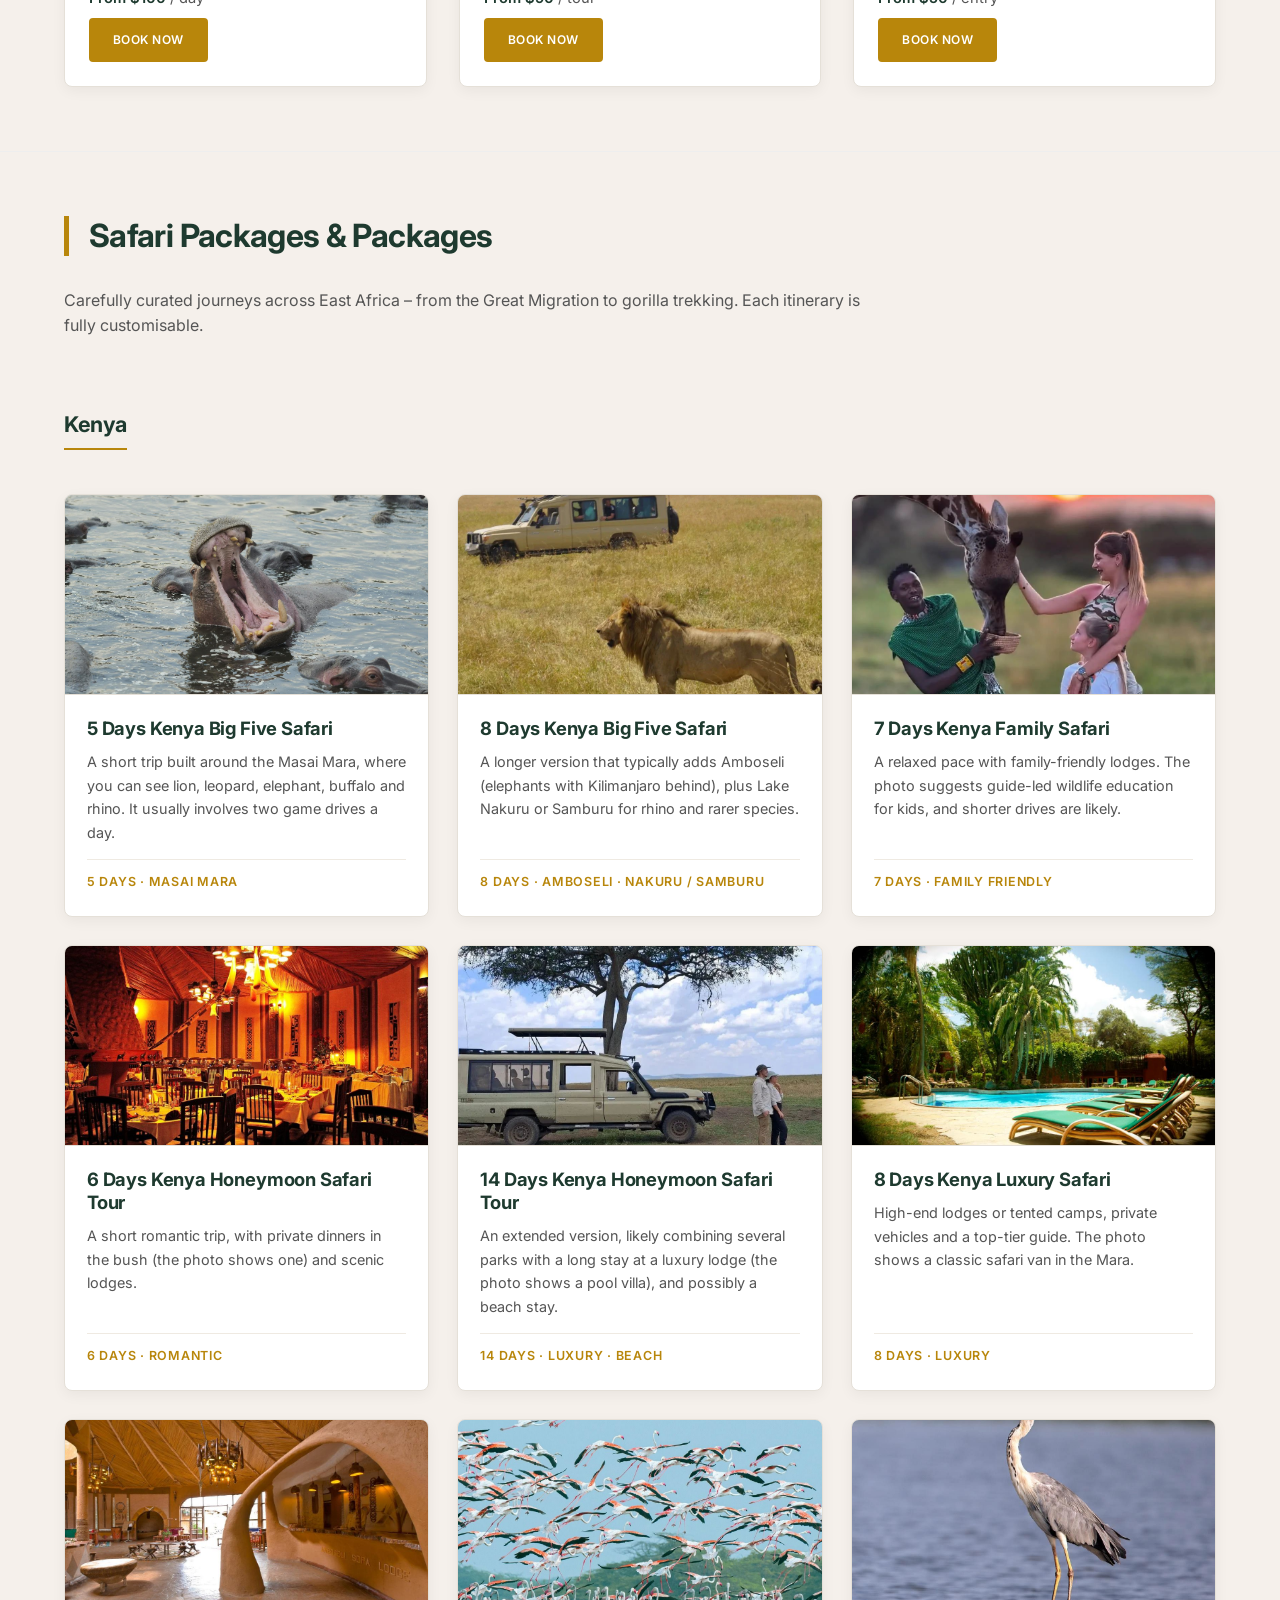
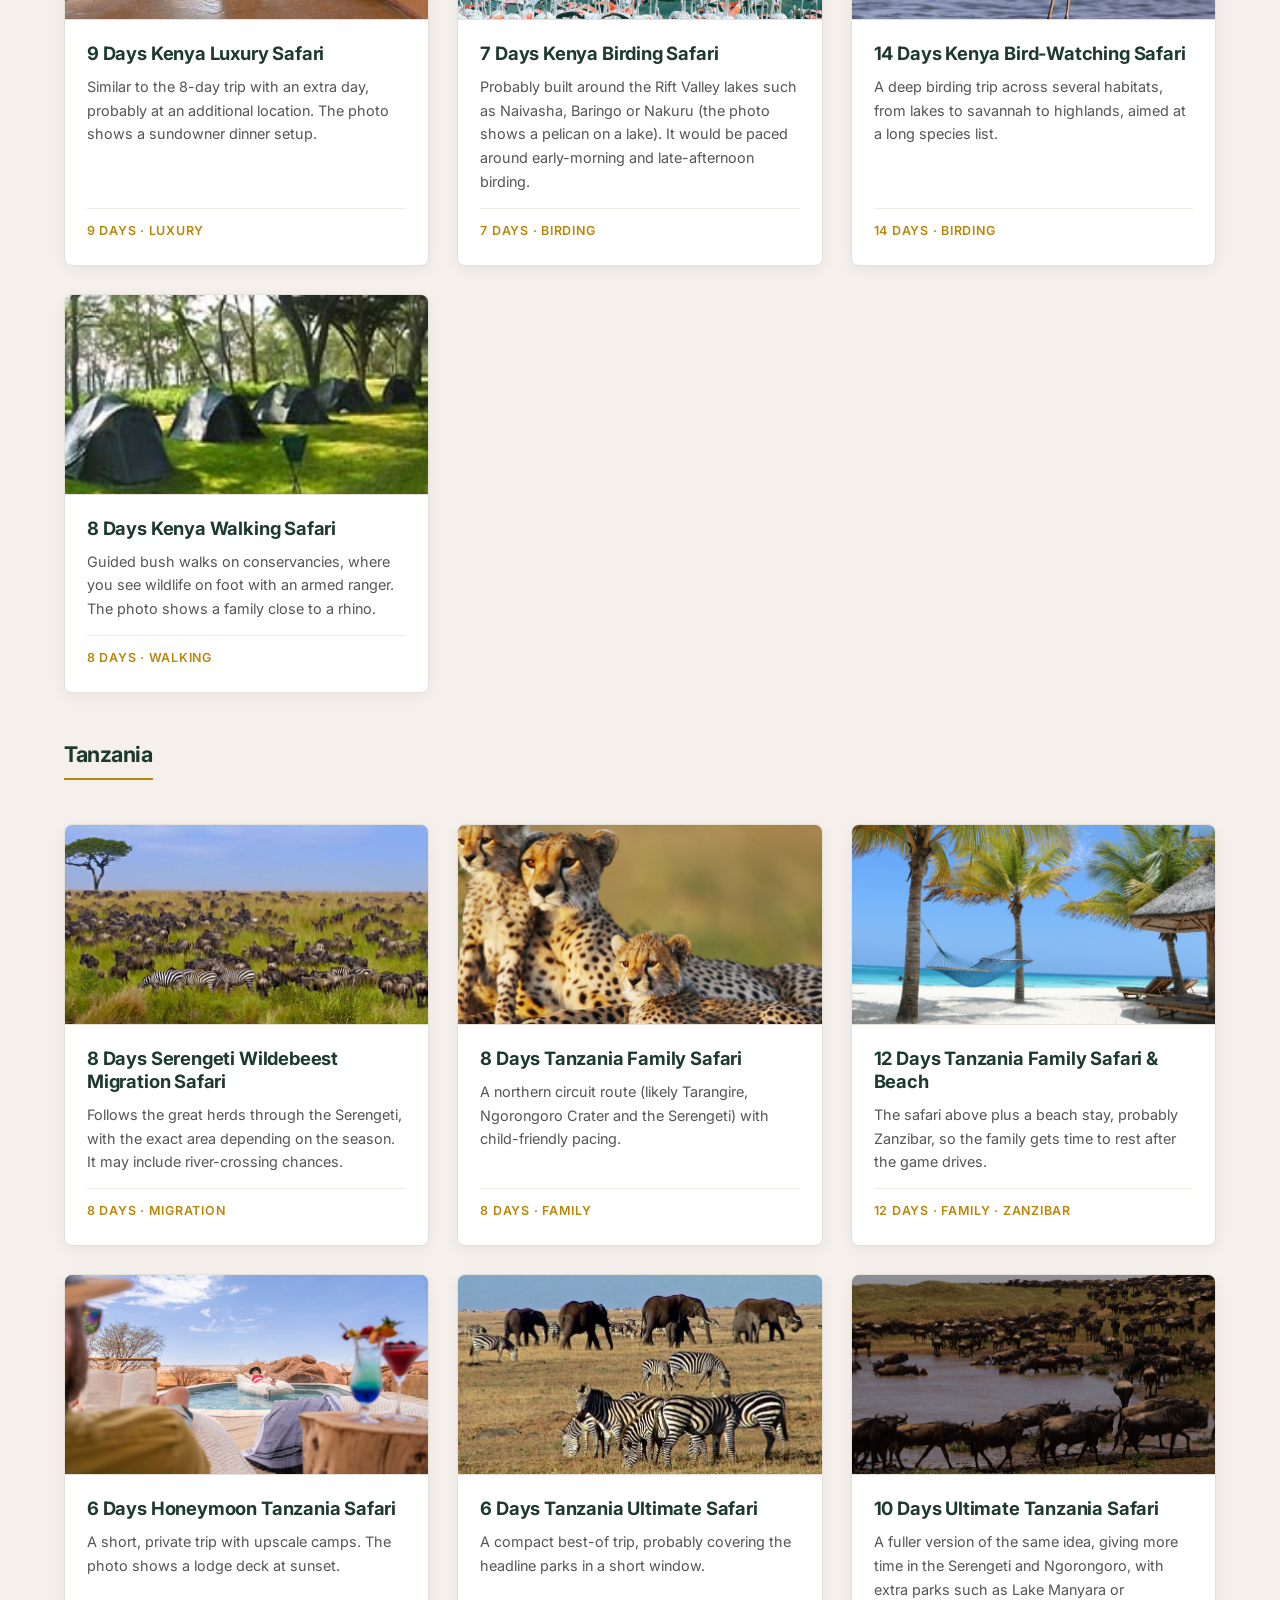
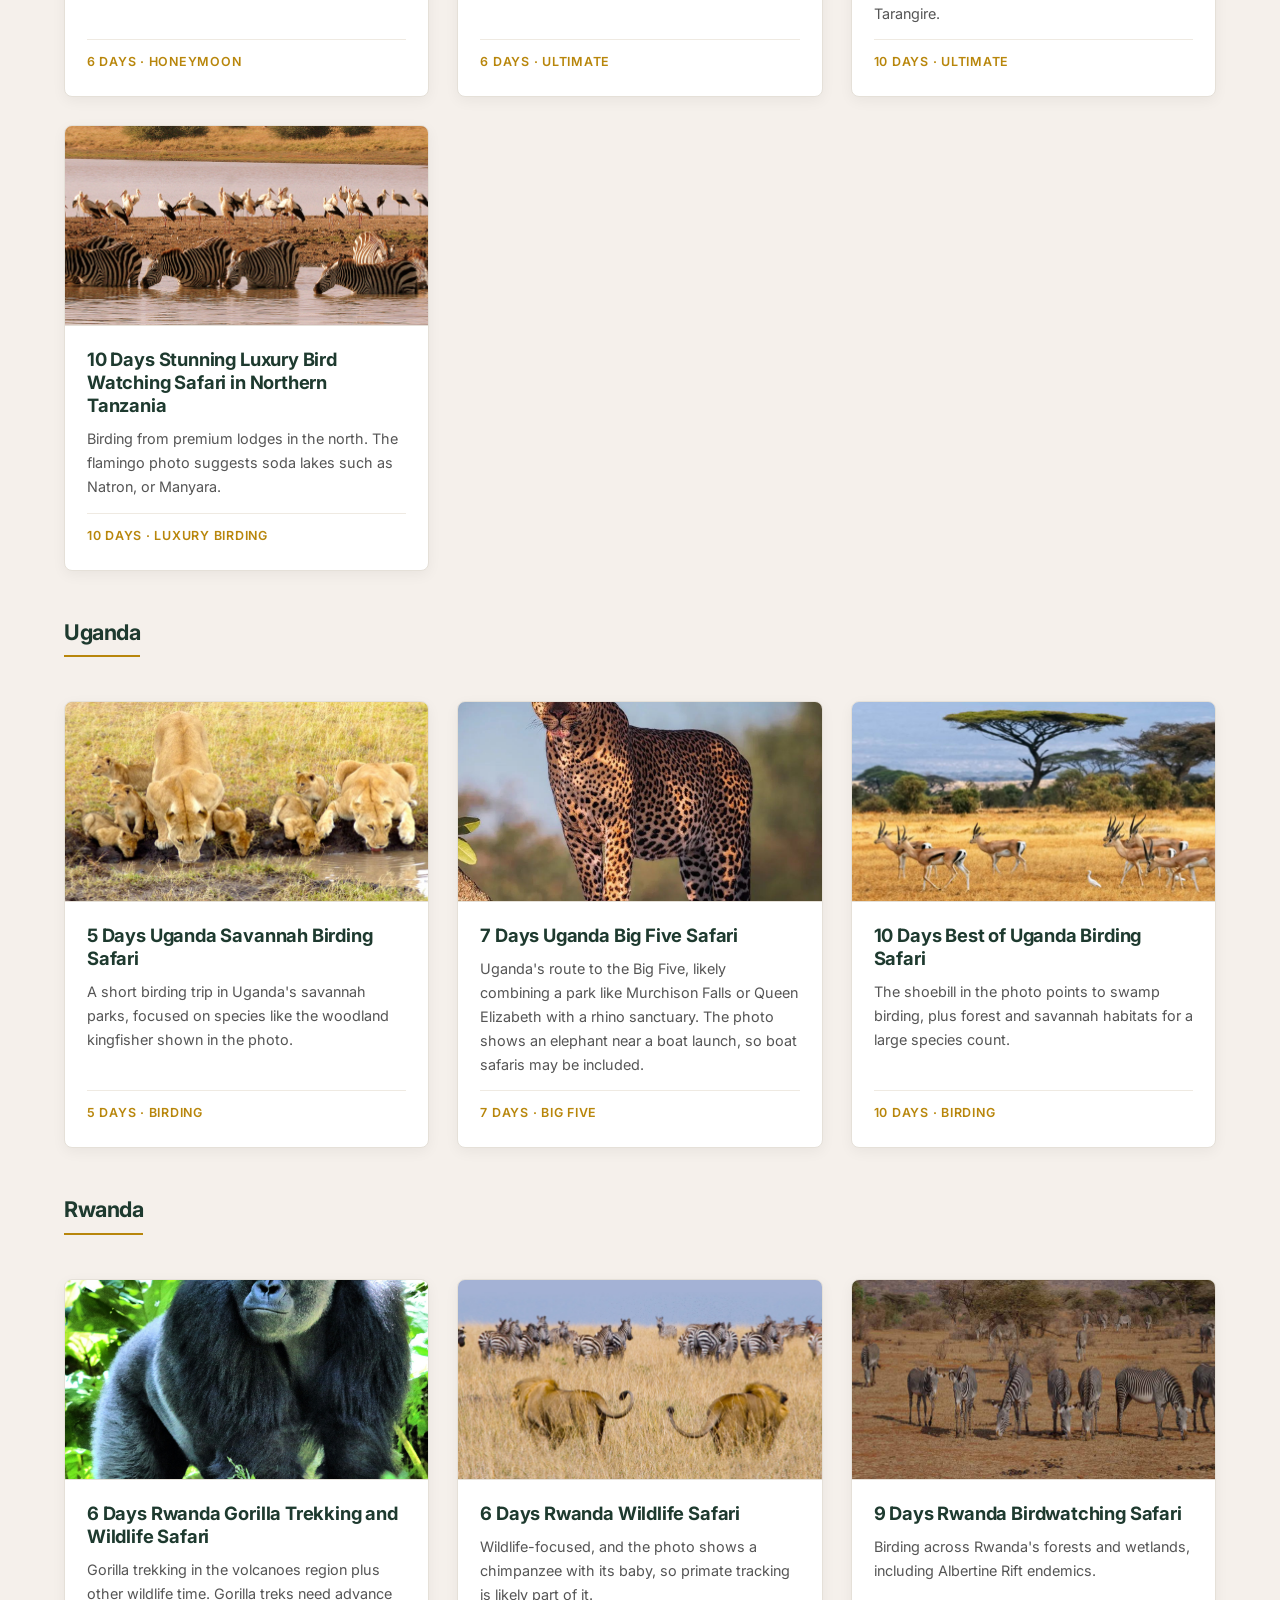
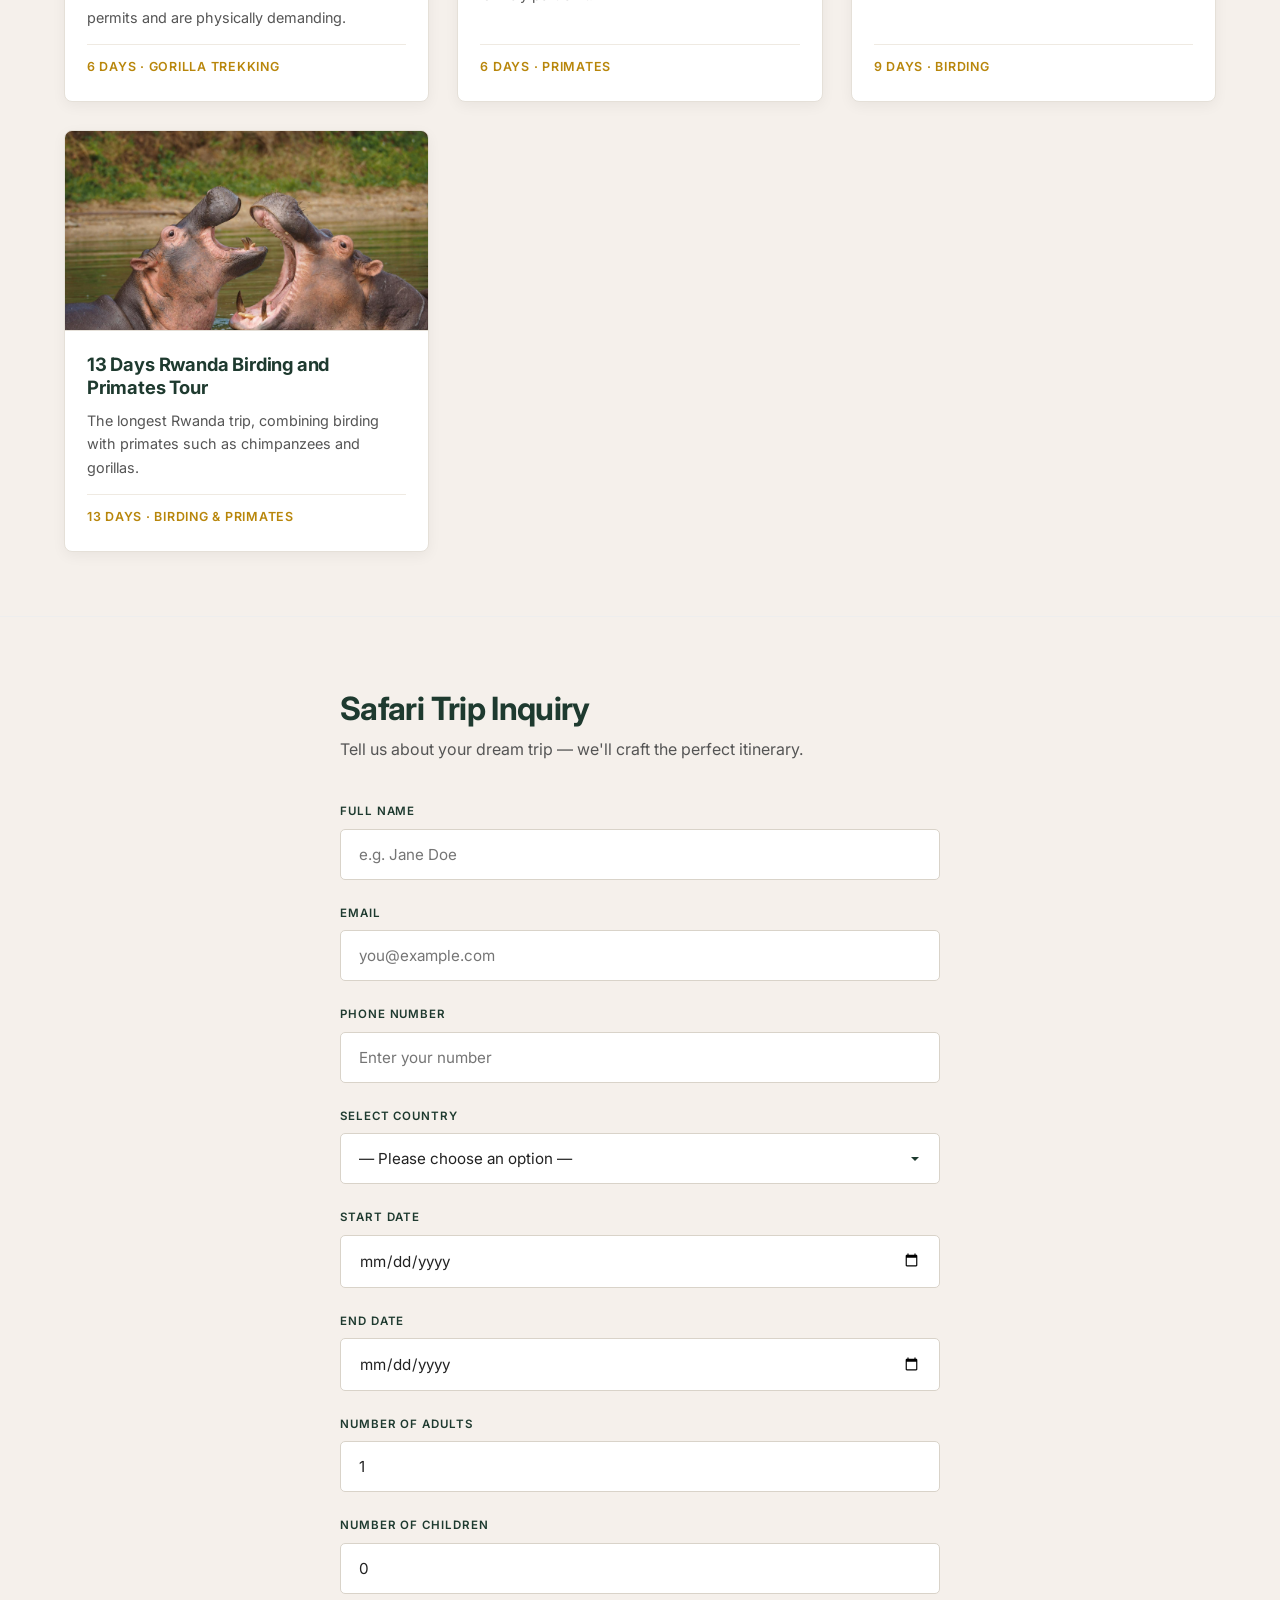
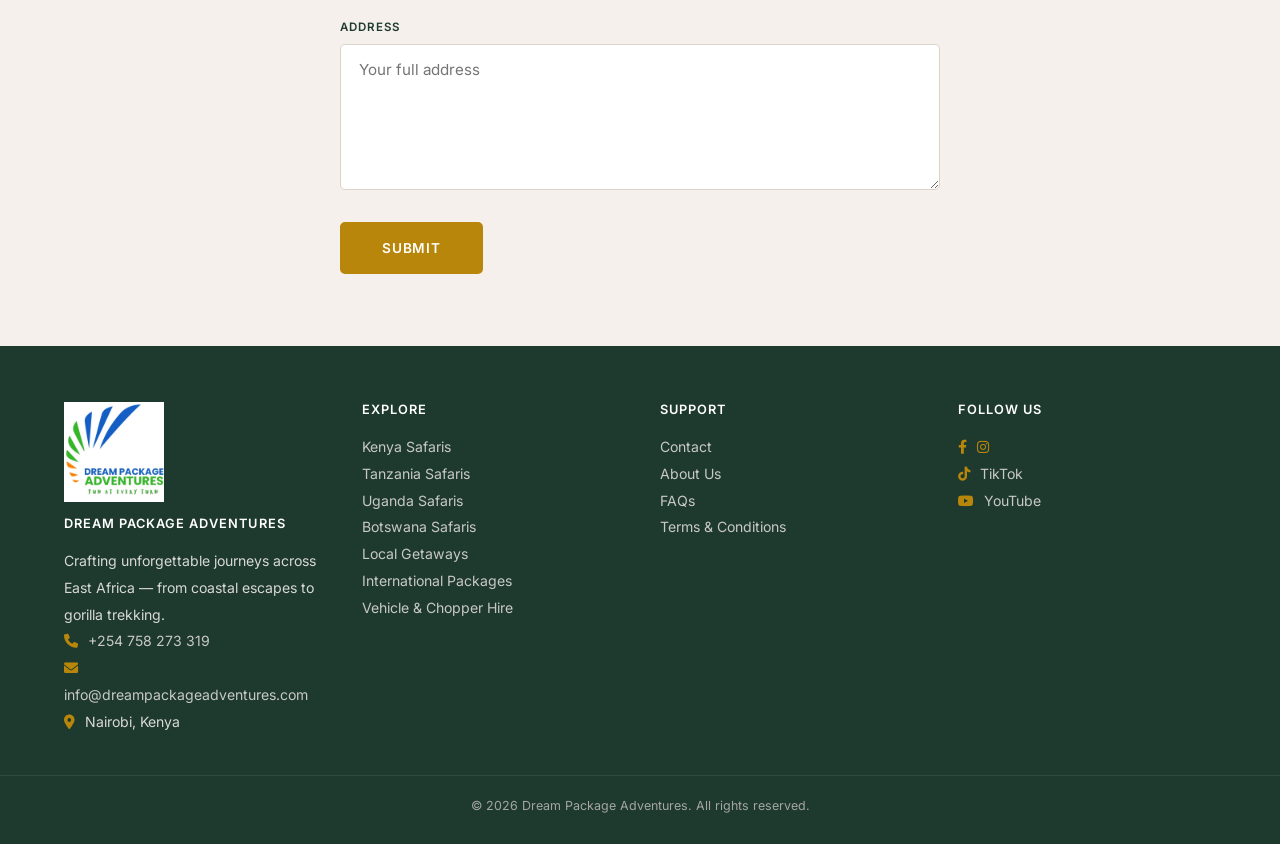
<file: local-adventures.html>
<!DOCTYPE html>
<html lang="en">
<head>
  <meta charset="UTF-8" />
  <meta name="viewport" content="width=device-width, initial-scale=1.0" />
  <title>Local Adventures · Dream Package Adventures</title>
  <meta name="description" content="Kenya domestic getaways – Mombasa beach resorts, Malindi marine parks, weekend escapes for residents." />

  <!-- ===== FAVICON ===== -->
  <link rel="icon" type="image/jpg" href="images/logo.jpg" />
  <link rel="shortcut icon" type="image/jpg" href="images/logo.jpg" />
  <link rel="apple-touch-icon" href="images/logo.jpg" />

  <!-- ===== INTER FONT ===== -->
  <link rel="preconnect" href="https://fonts.googleapis.com" />
  <link rel="preconnect" href="https://fonts.gstatic.com" crossorigin />
  <link href="https://fonts.googleapis.com/css2?family=Inter:opsz,wght@14..32,300;14..32,400;14..32,500;14..32,600;14..32,700;14..32,800&display=swap" rel="stylesheet" />

  <!-- ===== FONT AWESOME (for footer social icons) ===== -->
  <link rel="stylesheet" href="https://cdnjs.cloudflare.com/ajax/libs/font-awesome/6.0.0-beta3/css/all.min.css" />

  <style>
    /* ---------- GLOBAL RESET & VARIABLES ---------- */
    * {
      margin: 0;
      padding: 0;
      box-sizing: border-box;
    }

    :root {
      /* Brand colour theme (matches main site) */
      --color-primary: #1e3a2f;        /* deep forest green */
      --color-accent: #b8860b;         /* gold / mustard */
      --color-accent-hover: #9a7209;   /* darker gold */
      --color-bg-light: #f5f0eb;       /* soft beige */
      --color-text: #222;
      --color-text-muted: #555;
      --color-white: #ffffff;
      --color-border: #e5e0d8;
      --color-whatsapp: #25d366;
      --font-main: 'Inter', sans-serif;
    }

    html, body {
      font-family: var(--font-main);
      background: #ffffff;
      color: var(--color-text);
      line-height: 1.6;
      font-weight: 400;
      font-style: normal;
    }

    /* ensure no italic anywhere */
    i, em, .fa, .fas, .far, .fab, .fal, .fad, .fak {
      font-style: normal !important;
    }

    h1, h2, h3, h4, h5 {
      font-family: var(--font-main);
      font-weight: 700;
      letter-spacing: -0.02em;
      line-height: 1.25;
      color: var(--color-primary);
      font-style: normal;
    }

    .container {
      max-width: 1200px;
      margin: 0 auto;
      padding: 0 24px;
    }

    .section {
      padding: 64px 0;
    }

    .section-title {
      font-size: 2rem;
      margin-bottom: 32px;
      color: var(--color-primary);
      font-weight: 700;
      letter-spacing: -0.02em;
      border-left: 5px solid var(--color-accent);
      padding-left: 20px;
    }

    /* ---------- BUTTONS ---------- */
    .btn {
      display: inline-block;
      font-family: var(--font-main);
      font-weight: 600;
      font-size: 0.82rem;
      text-transform: uppercase;
      letter-spacing: 0.04em;
      padding: 12px 26px;
      border-radius: 4px;
      text-decoration: none;
      transition: background 0.2s, color 0.2s, border-color 0.2s;
      border: 2px solid transparent;
      cursor: pointer;
      font-style: normal;
    }

    .btn-primary {
      background: var(--color-accent);
      color: var(--color-white);
      border-color: var(--color-accent);
    }

    .btn-primary:hover {
      background: var(--color-accent-hover);
      border-color: var(--color-accent-hover);
    }

    .btn-outline {
      background: transparent;
      color: var(--color-primary);
      border-color: var(--color-primary);
    }

    .btn-outline:hover {
      background: var(--color-primary);
      color: var(--color-white);
    }

    /* ---------- HEADER (clean, matches main site) ---------- */
    .site-header {
      background: #ffffff;
      padding: 12px 0;
      border-bottom: 1px solid #eee;
      box-shadow: 0 2px 6px rgba(0,0,0,0.04);
      position: sticky;
      top: 0;
      z-index: 999;
    }

    .site-header .container {
      display: flex;
      align-items: center;
      justify-content: space-between;
      flex-wrap: wrap;
      gap: 16px;
    }

    .logo {
      display: flex;
      align-items: center;
      gap: 10px;
      text-decoration: none;
    }

    .logo img {
      height: 52px;
      width: auto;
      display: block;
      visibility: visible !important;
      opacity: 1 !important;
    }

    .logo-text {
      display: flex;
      flex-direction: column;
      line-height: 1.15;
    }

    .logo-text strong {
      font-size: 1.05rem;
      font-weight: 800;
      color: var(--color-primary);
      letter-spacing: -0.02em;
    }

    .logo-text span {
      font-size: 0.6rem;
      font-weight: 500;
      color: var(--color-accent);
      letter-spacing: 1.5px;
      text-transform: uppercase;
    }

    .nav-links {
      display: flex;
      gap: 28px;
      list-style: none;
      align-items: center;
    }

    .nav-links a {
      text-decoration: none;
      color: var(--color-text);
      font-weight: 500;
      font-size: 0.85rem;
      letter-spacing: -0.01em;
      transition: color 0.2s;
      font-style: normal;
    }

    .nav-links a:hover {
      color: var(--color-accent);
    }

    /* ---------- HERO — FULL VIEWPORT COVER ---------- */
    .hero {
      background-size: cover;
      background-position: center;
      background-repeat: no-repeat;
      background-attachment: fixed;
      min-height: 50vh;
      width: 100%;
      display: flex;
      align-items: center;
      justify-content: center;
      text-align: center;
      color: #fff;
      padding: 60px 24px;
      position: relative;
      margin: 0;
    }

    .hero-content {
      max-width: 900px;
      position: relative;
      z-index: 2;
    }

    .hero-content h1 {
      font-size: clamp(2rem, 5vw, 3.2rem);
      font-weight: 700;
      margin-bottom: 18px;
      color: #fff;
      text-shadow: 0 4px 14px rgba(0,0,0,0.5);
      line-height: 1.15;
    }

    .hero-sub {
      font-size: clamp(1rem, 2.2vw, 1.25rem);
      font-weight: 400;
      max-width: 700px;
      margin: 0 auto;
      color: #f0f0f0;
      text-shadow: 0 2px 10px rgba(0,0,0,0.5);
    }

    /* ---------- CARD GRID (local adventures) ---------- */
    .grid {
      display: grid;
      gap: 32px;
    }

    .dest-card {
      background: #ffffff;
      border: 1px solid var(--color-border);
      border-radius: 8px;
      overflow: hidden;
      box-shadow: 0 4px 14px rgba(0,0,0,0.05);
      transition: transform 0.2s, box-shadow 0.2s;
      display: flex;
      flex-direction: column;
    }

    .dest-card:hover {
      transform: translateY(-4px);
      box-shadow: 0 12px 28px rgba(0,0,0,0.08);
    }

    .dest-card img {
      width: 100%;
      height: 200px;
      object-fit: cover;
      display: block;
      background: #e8e4dd;
    }

    .dest-info {
      padding: 24px;
      flex: 1;
      display: flex;
      flex-direction: column;
    }

    .dest-info h3 {
      font-size: 1.2rem;
      margin-bottom: 8px;
      font-weight: 700;
      color: var(--color-primary);
    }

    .dest-info p {
      font-size: 0.92rem;
      color: var(--color-text-muted);
      margin-bottom: 8px;
    }

    .dest-info p strong {
      font-weight: 600;
      color: var(--color-primary);
    }

    .dest-info .btn {
      margin-top: auto;
      align-self: flex-start;
      padding: 10px 22px;
      font-size: 0.75rem;
    }

    /* ---------- ITINERARIES SECTION ---------- */
    .itineraries-section {
      background: var(--color-bg-light);
      border-top: 1px solid #eee;
      border-bottom: 1px solid #eee;
    }

    .itinerary-grid {
      display: grid;
      grid-template-columns: repeat(auto-fit, minmax(280px, 1fr));
      gap: 28px;
      margin-top: 24px;
    }

    /* ---------- ITINERARY CARD — image on top, description below ---------- */
    .itinerary-card {
      background: #ffffff;
      border: 1px solid var(--color-border);
      border-radius: 8px;
      overflow: hidden;
      box-shadow: 0 4px 14px rgba(0,0,0,0.05);
      transition: transform 0.2s, box-shadow 0.2s;
      display: flex;
      flex-direction: column;
    }

    .itinerary-card:hover {
      transform: translateY(-4px);
      box-shadow: 0 12px 28px rgba(0,0,0,0.08);
    }

    /* Image container — holds the itinerary image */
    .itinerary-card .itinerary-image {
      width: 100%;
      height: 200px;
      overflow: hidden;
      background: #e8e4dd;
      background-image: linear-gradient(135deg, #e8e4dd 0%, #ddd7cd 100%);
      border-bottom: 1px solid var(--color-border);
      display: flex;
      align-items: center;
      justify-content: center;
      color: #a89f8f;
      font-size: 0.85rem;
      font-weight: 500;
      letter-spacing: 0.03em;
      text-transform: uppercase;
    }

    .itinerary-card .itinerary-image img {
      width: 100%;
      height: 100%;
      object-fit: cover;
      display: block;
    }

    .itinerary-card .itinerary-body {
      padding: 22px 22px 24px;
      flex: 1;
      display: flex;
      flex-direction: column;
    }

    .itinerary-card h3 {
      font-size: 1.15rem;
      font-weight: 700;
      margin-bottom: 10px;
      color: var(--color-primary);
      letter-spacing: -0.01em;
    }

    .itinerary-card p {
      font-size: 0.9rem;
      color: var(--color-text-muted);
      line-height: 1.65;
      margin-bottom: 14px;
      flex: 1;
    }

    .itinerary-card .meta {
      font-size: 0.78rem;
      font-weight: 600;
      color: var(--color-accent);
      text-transform: uppercase;
      letter-spacing: 0.06em;
      margin-top: auto;
      padding-top: 12px;
      border-top: 1px solid #efeae2;
    }

    .itinerary-subhead {
      font-size: 1.35rem;
      font-weight: 700;
      margin: 48px 0 20px;
      color: var(--color-primary);
      letter-spacing: -0.02em;
      border-bottom: 2px solid var(--color-accent);
      padding-bottom: 10px;
      display: inline-block;
    }

    .itinerary-intro {
      max-width: 800px;
      margin-bottom: 24px;
      font-size: 1rem;
      color: var(--color-text-muted);
    }

    /* ---------- INQUIRY FORM ---------- */
    .inquiry-section {
      background: var(--color-bg-light);
      padding: 72px 24px;
      display: flex;
      justify-content: center;
    }

    .form-container {
      width: 100%;
      max-width: 600px;
      margin: 0 auto;
    }

    .form-container h2 {
      font-size: 2rem;
      font-weight: 700;
      letter-spacing: -0.02em;
      margin-bottom: 8px;
      color: var(--color-primary);
    }

    .form-container .form-sub {
      font-size: 1rem;
      color: var(--color-text-muted);
      margin-bottom: 40px;
      font-weight: 400;
    }

    .inquiry-form {
      display: flex;
      flex-direction: column;
      gap: 24px;
    }

    .form-group {
      display: flex;
      flex-direction: column;
      gap: 8px;
    }

    .form-group label {
      font-family: var(--font-main);
      font-size: 0.72rem;
      font-weight: 600;
      text-transform: uppercase;
      letter-spacing: 0.08em;
      color: var(--color-primary);
    }

    .form-group input,
    .form-group select,
    .form-group textarea {
      width: 100%;
      padding: 15px 18px;
      font-family: var(--font-main);
      font-size: 0.95rem;
      font-weight: 400;
      color: var(--color-text);
      background: #ffffff;
      border: 1px solid #d9d3c9;
      border-radius: 5px;
      outline: none;
      transition: border-color 0.15s, box-shadow 0.15s;
      -webkit-appearance: none;
      appearance: none;
      font-style: normal;
    }

    .form-group input:focus,
    .form-group select:focus,
    .form-group textarea:focus {
      border-color: var(--color-accent);
      box-shadow: 0 0 0 3px rgba(184, 134, 11, 0.12);
    }

    .form-group textarea {
      resize: vertical;
      min-height: 120px;
    }

    .form-group select {
      background-image: url("data:image/svg+xml,%3Csvg xmlns='http://www.w3.org/2000/svg' width='12' height='12' viewBox='0 0 12 12'%3E%3Cpath fill='%231e3a2f' d='M6 8L2 4h8z'/%3E%3C/svg%3E");
      background-repeat: no-repeat;
      background-position: right 18px center;
      background-size: 12px;
      padding-right: 48px;
    }

    .btn-submit {
      align-self: flex-start;
      background: var(--color-accent);
      color: var(--color-white);
      font-family: var(--font-main);
      font-weight: 600;
      font-size: 0.85rem;
      text-transform: uppercase;
      letter-spacing: 0.06em;
      padding: 16px 40px;
      border: 2px solid var(--color-accent);
      border-radius: 5px;
      cursor: pointer;
      transition: background 0.2s, border-color 0.2s;
      margin-top: 8px;
    }

    .btn-submit:hover {
      background: var(--color-accent-hover);
      border-color: var(--color-accent-hover);
    }

    .form-message {
      margin-top: 20px;
      font-size: 0.92rem;
      font-weight: 500;
      color: #1e7a3f;
      background: #e8f5ec;
      padding: 14px 18px;
      border-left: 4px solid #1e7a3f;
      border-radius: 4px;
      display: none;
    }

    .form-message.show {
      display: block;
    }

    /* ---------- FOOTER (with logo) ---------- */
    .site-footer {
      background: var(--color-primary);
      color: #d8d8d8;
      padding: 56px 0 28px;
    }

    .footer-grid {
      display: grid;
      grid-template-columns: repeat(auto-fit, minmax(200px, 1fr));
      gap: 40px;
      max-width: 1200px;
      margin: 0 auto;
      padding: 0 24px;
    }

    .footer-logo {
      max-width: 100px;
      height: auto;
      display: block;
      margin-bottom: 14px;
      visibility: visible !important;
      opacity: 1 !important;
    }

    .footer-col h4 {
      color: #ffffff;
      font-size: 0.8rem;
      text-transform: uppercase;
      letter-spacing: 0.08em;
      margin-bottom: 16px;
      font-weight: 600;
    }

    .footer-col p,
    .footer-col ul {
      font-size: 0.88rem;
      line-height: 1.9;
    }

    .footer-col ul {
      list-style: none;
      padding: 0;
    }

    .footer-col ul li a {
      color: #c8c8c8;
      text-decoration: none;
      transition: color 0.2s;
    }

    .footer-col ul li a:hover {
      color: var(--color-accent);
    }

    .footer-col a {
      color: #c8c8c8;
      text-decoration: none;
    }

    .footer-col a:hover {
      color: var(--color-accent);
    }

    .footer-col i {
      color: var(--color-accent);
      margin-right: 6px;
      font-style: normal;
    }

    .footer-bottom {
      border-top: 1px solid rgba(255,255,255,0.08);
      margin-top: 40px;
      padding: 20px 24px 0;
      font-size: 0.78rem;
      color: #a5a5a5;
      text-align: center;
    }

    /* ---------- RESPONSIVE ---------- */
    @media (max-width: 768px) {
      .hero {
        min-height: 90vh;
        background-attachment: scroll;
      }
      .hero-content h1 {
        font-size: 2rem;
      }
      .hero-sub {
        font-size: 1rem;
      }
      .section-title {
        font-size: 1.5rem;
      }
      .site-header .container {
        flex-direction: column;
        gap: 14px;
      }
      .nav-links {
        gap: 18px;
        flex-wrap: wrap;
        justify-content: center;
      }
      .footer-grid {
        grid-template-columns: 1fr;
        gap: 28px;
      }
      .inquiry-section {
        padding: 48px 16px;
      }
      .btn-submit {
        width: 100%;
        text-align: center;
      }
    }

    @media (max-width: 480px) {
      .grid {
        grid-template-columns: 1fr !important;
      }
      .itinerary-grid {
        grid-template-columns: 1fr;
      }
      .logo img {
        height: 42px;
      }
      .logo-text strong {
        font-size: 0.95rem;
      }
      .hero {
        min-height: 85vh;
      }
    }
  </style>
</head>
<body>

  <!-- ===== HEADER (with logo) ===== -->
  <header class="site-header">
    <div class="container">
      <a href="index.html" class="logo">
        <img src="images/logo.jpg" alt="Dream Package Adventures logo" />
        <div class="logo-text">
          <strong>Dream Package Adventures</strong>
          <span>Safari &amp; Travel</span>
        </div>
      </a>
      <ul class="nav-links">
        <li><a href="index.html">Home</a></li>
        <li><a href="kenya-safaris.html">Safaris</a></li>
        <li><a href="local-adventures.html">Local</a></li>
        <li><a href="#inquiry">Contact</a></li>
      </ul>
    </div>
  </header>

  <!-- ===== HERO ===== -->
  <section class="hero" style="background-image: linear-gradient(rgba(0,0,0,0.5), rgba(0,0,0,0.5)), url('images/local-hero.jpg');">
    <div class="container hero-content">
      <h1>Local Kenyan Getaways</h1>
      <p class="hero-sub">Sun, sand, and Swahili culture – perfect for weekends, families, and honeymooners.</p>
    </div>
  </section>

  <!-- ===== MOMBASA ===== -->
  <section class="section">
    <div class="container">
      <h2 class="section-title">Mombasa – Coastal Heritage</h2>
      <div class="grid" style="grid-template-columns: repeat(auto-fit, minmax(250px, 1fr));">
        <div class="dest-card">
          <img src="images/mombasa-beach.jpg" alt="Mombasa beach" loading="lazy" />
          <div class="dest-info">
            <h3>Beach Resorts</h3>
            <p>White sand, swimming, water sports, and sunbathing at Diani, Bamburi, and Nyali.</p>
            <p><strong>From $150</strong> / night</p>
            <a href="#inquiry" class="btn btn-primary">Book Now</a>
          </div>
        </div>
        <div class="dest-card">
          <img src="images/mombasa-oldtown.jpg" alt="Old Town Mombasa" loading="lazy" />
          <div class="dest-info">
            <h3>Old Town &amp; Fort Jesus</h3>
            <p>Explore centuries of Swahili history, spice markets, and Portuguese forts.</p>
            <p><strong>From $80</strong> / tour</p>
            <a href="#inquiry" class="btn btn-primary">Book Now</a>
          </div>
        </div>
        <div class="dest-card">
          <img src="images/mombasa-water.jpg" alt="Water sports" loading="lazy" />
          <div class="dest-info">
            <h3>Water Sports</h3>
            <p>Snorkeling, diving, jet skiing, and boat trips to Wasini Island.</p>
            <p><strong>From $60</strong> / activity</p>
            <a href="#inquiry" class="btn btn-primary">Book Now</a>
          </div>
        </div>
      </div>
    </div>
  </section>

  <!-- ===== MALINDI ===== -->
  <section class="section" style="background: var(--color-bg-light);">
    <div class="container">
      <h2 class="section-title">Malindi – Marine Paradise</h2>
      <div class="grid" style="grid-template-columns: repeat(auto-fit, minmax(250px, 1fr));">
        <div class="dest-card">
          <img src="images/malindi-marine.jpg" alt="Malindi Marine Park" loading="lazy" />
          <div class="dest-info">
            <h3>Marine Park</h3>
            <p>Snorkel and dive among coral reefs, turtles, and tropical fish.</p>
            <p><strong>From $100</strong> / day</p>
            <a href="#inquiry" class="btn btn-primary">Book Now</a>
          </div>
        </div>
        <div class="dest-card">
          <img src="images/malindi-watamu.jpg" alt="Watamu" loading="lazy" />
          <div class="dest-info">
            <h3>Watamu &amp; Gedi Ruins</h3>
            <p>Relax in Watamu or explore the ancient Swahili ruins of Gedi.</p>
            <p><strong>From $90</strong> / tour</p>
            <a href="#inquiry" class="btn btn-primary">Book Now</a>
          </div>
        </div>
        <div class="dest-card">
          <img src="images/malindi-historic.jpg" alt="Malindi historical" loading="lazy" />
          <div class="dest-info">
            <h3>Historical Sites</h3>
            <p>Visit Vasco da Gama pillar, and the Portuguese chapel – coastal history.</p>
            <p><strong>From $50</strong> / entry</p>
            <a href="#inquiry" class="btn btn-primary">Book Now</a>
          </div>
        </div>
      </div>
    </div>
  </section>

  <!-- ===== SAFARI ITINERARIES ===== -->
  <section class="section itineraries-section">
    <div class="container">
      <h2 class="section-title">Safari Packages &amp; Packages</h2>
      <p class="itinerary-intro">
        Carefully curated journeys across East Africa – from the Great Migration to gorilla trekking. Each itinerary is fully customisable.
      </p>

      <!-- ===== KENYA ===== -->
      <h3 class="itinerary-subhead">Kenya</h3>
      <div class="itinerary-grid">

        <div class="itinerary-card">
          <div class="itinerary-image">
            <img src="images/kenya-big5-5d.jpg" alt="5 Days Kenya Big Five Safari" loading="lazy" />
          </div>
          <div class="itinerary-body">
            <h3>5 Days Kenya Big Five Safari</h3>
            <p>A short trip built around the Masai Mara, where you can see lion, leopard, elephant, buffalo and rhino. It usually involves two game drives a day.</p>
            <div class="meta">5 days · Masai Mara</div>
          </div>
        </div>

        <div class="itinerary-card">
          <div class="itinerary-image">
            <img src="images/kenya-big5-8d.jpg" alt="8 Days Kenya Big Five Safari" loading="lazy" />
          </div>
          <div class="itinerary-body">
            <h3>8 Days Kenya Big Five Safari</h3>
            <p>A longer version that typically adds Amboseli (elephants with Kilimanjaro behind), plus Lake Nakuru or Samburu for rhino and rarer species.</p>
            <div class="meta">8 days · Amboseli · Nakuru / Samburu</div>
          </div>
        </div>

        <div class="itinerary-card">
          <div class="itinerary-image">
            <img src="images/kenya-family-7d.jpg" alt="7 Days Kenya Family Safari" loading="lazy" />
          </div>
          <div class="itinerary-body">
            <h3>7 Days Kenya Family Safari</h3>
            <p>A relaxed pace with family-friendly lodges. The photo suggests guide-led wildlife education for kids, and shorter drives are likely.</p>
            <div class="meta">7 days · Family friendly</div>
          </div>
        </div>

        <div class="itinerary-card">
          <div class="itinerary-image">
            <img src="images/kenya-honeymoon-6d.jpg" alt="6 Days Kenya Honeymoon Safari" loading="lazy" />
          </div>
          <div class="itinerary-body">
            <h3>6 Days Kenya Honeymoon Safari Tour</h3>
            <p>A short romantic trip, with private dinners in the bush (the photo shows one) and scenic lodges.</p>
            <div class="meta">6 days · Romantic</div>
          </div>
        </div>

        <div class="itinerary-card">
          <div class="itinerary-image">
            <img src="images/kenya-honeymoon-14d.jpg" alt="14 Days Kenya Honeymoon Safari" loading="lazy" />
          </div>
          <div class="itinerary-body">
            <h3>14 Days Kenya Honeymoon Safari Tour</h3>
            <p>An extended version, likely combining several parks with a long stay at a luxury lodge (the photo shows a pool villa), and possibly a beach stay.</p>
            <div class="meta">14 days · Luxury · Beach</div>
          </div>
        </div>

        <div class="itinerary-card">
          <div class="itinerary-image">
            <img src="images/kenya-luxury-8d.jpg" alt="8 Days Kenya Luxury Safari" loading="lazy" />
          </div>
          <div class="itinerary-body">
            <h3>8 Days Kenya Luxury Safari</h3>
            <p>High-end lodges or tented camps, private vehicles and a top-tier guide. The photo shows a classic safari van in the Mara.</p>
            <div class="meta">8 days · Luxury</div>
          </div>
        </div>

        <div class="itinerary-card">
          <div class="itinerary-image">
            <img src="images/kenya-luxury-9d.jpg" alt="9 Days Kenya Luxury Safari" loading="lazy" />
          </div>
          <div class="itinerary-body">
            <h3>9 Days Kenya Luxury Safari</h3>
            <p>Similar to the 8-day trip with an extra day, probably at an additional location. The photo shows a sundowner dinner setup.</p>
            <div class="meta">9 days · Luxury</div>
          </div>
        </div>

        <div class="itinerary-card">
          <div class="itinerary-image">
            <img src="images/kenya-birding-7d.jpg" alt="7 Days Kenya Birding Safari" loading="lazy" />
          </div>
          <div class="itinerary-body">
            <h3>7 Days Kenya Birding Safari</h3>
            <p>Probably built around the Rift Valley lakes such as Naivasha, Baringo or Nakuru (the photo shows a pelican on a lake). It would be paced around early-morning and late-afternoon birding.</p>
            <div class="meta">7 days · Birding</div>
          </div>
        </div>

        <div class="itinerary-card">
          <div class="itinerary-image">
            <img src="images/kenya-birding-14d.jpg" alt="14 Days Kenya Bird-Watching Safari" loading="lazy" />
          </div>
          <div class="itinerary-body">
            <h3>14 Days Kenya Bird-Watching Safari</h3>
            <p>A deep birding trip across several habitats, from lakes to savannah to highlands, aimed at a long species list.</p>
            <div class="meta">14 days · Birding</div>
          </div>
        </div>

        <div class="itinerary-card">
          <div class="itinerary-image">
            <img src="images/kenya-walking-8d.jpg" alt="8 Days Kenya Walking Safari" loading="lazy" />
          </div>
          <div class="itinerary-body">
            <h3>8 Days Kenya Walking Safari</h3>
            <p>Guided bush walks on conservancies, where you see wildlife on foot with an armed ranger. The photo shows a family close to a rhino.</p>
            <div class="meta">8 days · Walking</div>
          </div>
        </div>

      </div>

      <!-- ===== TANZANIA ===== -->
      <h3 class="itinerary-subhead">Tanzania</h3>
      <div class="itinerary-grid">

        <div class="itinerary-card">
          <div class="itinerary-image">
            <img src="images/tz-migration-8d.jpg" alt="8 Days Serengeti Wildebeest Migration Safari" loading="lazy" />
          </div>
          <div class="itinerary-body">
            <h3>8 Days Serengeti Wildebeest Migration Safari</h3>
            <p>Follows the great herds through the Serengeti, with the exact area depending on the season. It may include river-crossing chances.</p>
            <div class="meta">8 days · Migration</div>
          </div>
        </div>

        <div class="itinerary-card">
          <div class="itinerary-image">
            <img src="images/tz-family-8d.jpg" alt="8 Days Tanzania Family Safari" loading="lazy" />
          </div>
          <div class="itinerary-body">
            <h3>8 Days Tanzania Family Safari</h3>
            <p>A northern circuit route (likely Tarangire, Ngorongoro Crater and the Serengeti) with child-friendly pacing.</p>
            <div class="meta">8 days · Family</div>
          </div>
        </div>

        <div class="itinerary-card">
          <div class="itinerary-image">
            <img src="images/tz-family-beach-12d.jpg" alt="12 Days Tanzania Family Safari & Beach" loading="lazy" />
          </div>
          <div class="itinerary-body">
            <h3>12 Days Tanzania Family Safari &amp; Beach</h3>
            <p>The safari above plus a beach stay, probably Zanzibar, so the family gets time to rest after the game drives.</p>
            <div class="meta">12 days · Family · Zanzibar</div>
          </div>
        </div>

        <div class="itinerary-card">
          <div class="itinerary-image">
            <img src="images/tz-honeymoon-6d.jpg" alt="6 Days Honeymoon Tanzania Safari" loading="lazy" />
          </div>
          <div class="itinerary-body">
            <h3>6 Days Honeymoon Tanzania Safari</h3>
            <p>A short, private trip with upscale camps. The photo shows a lodge deck at sunset.</p>
            <div class="meta">6 days · Honeymoon</div>
          </div>
        </div>

        <div class="itinerary-card">
          <div class="itinerary-image">
            <img src="images/tz-ultimate-6d.jpg" alt="6 Days Tanzania Ultimate Safari" loading="lazy" />
          </div>
          <div class="itinerary-body">
            <h3>6 Days Tanzania Ultimate Safari</h3>
            <p>A compact best-of trip, probably covering the headline parks in a short window.</p>
            <div class="meta">6 days · Ultimate</div>
          </div>
        </div>

        <div class="itinerary-card">
          <div class="itinerary-image">
            <img src="images/tz-ultimate-10d.jpg" alt="10 Days Ultimate Tanzania Safari" loading="lazy" />
          </div>
          <div class="itinerary-body">
            <h3>10 Days Ultimate Tanzania Safari</h3>
            <p>A fuller version of the same idea, giving more time in the Serengeti and Ngorongoro, with extra parks such as Lake Manyara or Tarangire.</p>
            <div class="meta">10 days · Ultimate</div>
          </div>
        </div>

        <div class="itinerary-card">
          <div class="itinerary-image">
            <img src="images/tz-birding-10d.jpg" alt="10 Days Luxury Bird Watching Safari in Northern Tanzania" loading="lazy" />
          </div>
          <div class="itinerary-body">
            <h3>10 Days Stunning Luxury Bird Watching Safari in Northern Tanzania</h3>
            <p>Birding from premium lodges in the north. The flamingo photo suggests soda lakes such as Natron, or Manyara.</p>
            <div class="meta">10 days · Luxury birding</div>
          </div>
        </div>

      </div>

      <!-- ===== UGANDA ===== -->
      <h3 class="itinerary-subhead">Uganda</h3>
      <div class="itinerary-grid">

        <div class="itinerary-card">
          <div class="itinerary-image">
            <img src="images/ug-birding-5d.jpg" alt="5 Days Uganda Savannah Birding Safari" loading="lazy" />
          </div>
          <div class="itinerary-body">
            <h3>5 Days Uganda Savannah Birding Safari</h3>
            <p>A short birding trip in Uganda's savannah parks, focused on species like the woodland kingfisher shown in the photo.</p>
            <div class="meta">5 days · Birding</div>
          </div>
        </div>

        <div class="itinerary-card">
          <div class="itinerary-image">
            <img src="images/ug-big5-7d.jpg" alt="7 Days Uganda Big Five Safari" loading="lazy" />
          </div>
          <div class="itinerary-body">
            <h3>7 Days Uganda Big Five Safari</h3>
            <p>Uganda's route to the Big Five, likely combining a park like Murchison Falls or Queen Elizabeth with a rhino sanctuary. The photo shows an elephant near a boat launch, so boat safaris may be included.</p>
            <div class="meta">7 days · Big Five</div>
          </div>
        </div>

        <div class="itinerary-card">
          <div class="itinerary-image">
            <img src="images/ug-birding-10d.jpeg" alt="10 Days Best of Uganda Birding Safari" loading="lazy" />
          </div>
          <div class="itinerary-body">
            <h3>10 Days Best of Uganda Birding Safari</h3>
            <p>The shoebill in the photo points to swamp birding, plus forest and savannah habitats for a large species count.</p>
            <div class="meta">10 days · Birding</div>
          </div>
        </div>

      </div>

      <!-- ===== RWANDA ===== -->
      <h3 class="itinerary-subhead">Rwanda</h3>
      <div class="itinerary-grid">

        <div class="itinerary-card">
          <div class="itinerary-image">
            <img src="images/rw-gorilla-6d.jpg" alt="6 Days Rwanda Gorilla Trekking and Wildlife Safari" loading="lazy" />
          </div>
          <div class="itinerary-body">
            <h3>6 Days Rwanda Gorilla Trekking and Wildlife Safari</h3>
            <p>Gorilla trekking in the volcanoes region plus other wildlife time. Gorilla treks need advance permits and are physically demanding.</p>
            <div class="meta">6 days · Gorilla trekking</div>
          </div>
        </div>

        <div class="itinerary-card">
          <div class="itinerary-image">
            <img src="images/rw-wildlife-6d.jpg" alt="6 Days Rwanda Wildlife Safari" loading="lazy" />
          </div>
          <div class="itinerary-body">
            <h3>6 Days Rwanda Wildlife Safari</h3>
            <p>Wildlife-focused, and the photo shows a chimpanzee with its baby, so primate tracking is likely part of it.</p>
            <div class="meta">6 days · Primates</div>
          </div>
        </div>

        <div class="itinerary-card">
          <div class="itinerary-image">
            <img src="images/rw-birding-9d.jpg" alt="9 Days Rwanda Birdwatching Safari" loading="lazy" />
          </div>
          <div class="itinerary-body">
            <h3>9 Days Rwanda Birdwatching Safari</h3>
            <p>Birding across Rwanda's forests and wetlands, including Albertine Rift endemics.</p>
            <div class="meta">9 days · Birding</div>
          </div>
        </div>

        <div class="itinerary-card">
          <div class="itinerary-image">
            <img src="images/rw-birding-primates-13d.jpg" alt="13 Days Rwanda Birding and Primates Tour" loading="lazy" />
          </div>
          <div class="itinerary-body">
            <h3>13 Days Rwanda Birding and Primates Tour</h3>
            <p>The longest Rwanda trip, combining birding with primates such as chimpanzees and gorillas.</p>
            <div class="meta">13 days · Birding &amp; primates</div>
          </div>
        </div>

      </div>

    </div>
  </section>

  <!-- ===== INQUIRY FORM ===== -->
  <section id="inquiry" class="inquiry-section">
    <div class="form-container">
      <h2>Safari Trip Inquiry</h2>
      <p class="form-sub">Tell us about your dream trip — we'll craft the perfect itinerary.</p>

      <form class="inquiry-form" id="safariForm" novalidate>
        <div class="form-group">
          <label for="fullName">Full Name</label>
          <input type="text" id="fullName" name="fullName" placeholder="e.g. Jane Doe" autocomplete="name" />
        </div>

        <div class="form-group">
          <label for="email">Email</label>
          <input type="email" id="email" name="email" placeholder="you@example.com" autocomplete="email" />
        </div>

        <div class="form-group">
          <label for="phone">Phone Number</label>
          <input type="tel" id="phone" name="phone" placeholder="Enter your number" autocomplete="tel" />
        </div>

        <div class="form-group">
          <label for="country">Select Country</label>
          <select id="country" name="country" required>
            <option value="" disabled selected>— Please choose an option —</option>
            <option value="Kenya">Kenya</option>
            <option value="Tanzania">Tanzania</option>
            <option value="Uganda">Uganda</option>
            <option value="Rwanda">Rwanda</option>
          </select>
        </div>

        <div class="form-group">
          <label for="startDate">Start Date</label>
          <input type="date" id="startDate" name="startDate" required />
        </div>

        <div class="form-group">
          <label for="endDate">End Date</label>
          <input type="date" id="endDate" name="endDate" required />
        </div>

        <div class="form-group">
          <label for="adults">Number of Adults</label>
          <input type="number" id="adults" name="adults" min="1" value="1" required />
        </div>

        <div class="form-group">
          <label for="children">Number of Children</label>
          <input type="number" id="children" name="children" min="0" value="0" />
        </div>

        <div class="form-group">
          <label for="address">Address</label>
          <textarea id="address" name="address" rows="6" placeholder="Your full address"></textarea>
        </div>

        <button type="submit" class="btn-submit">Submit</button>

        <div class="form-message" id="formMessage">Thanks, we'll be in touch shortly.</div>
      </form>
    </div>
  </section>

  <!-- ===== FOOTER (with logo) ===== -->
  <footer class="site-footer">
    <div class="footer-grid">
      <div class="footer-col">
        <img src="images/logo.jpg" alt="Dream Package Adventures logo" class="footer-logo" />
        <h4>Dream Package Adventures</h4>
        <p>Crafting unforgettable journeys across East Africa — from coastal escapes to gorilla trekking.</p>
        <p><i class="fas fa-phone"></i> <a href="tel:+254758273319">+254 758 273 319</a></p>
        <p><i class="fas fa-envelope"></i> <a href="mailto:info@dreampackageadventures.com">info@dreampackageadventures.com</a></p>
        <p><i class="fas fa-map-marker-alt"></i> Nairobi, Kenya</p>
      </div>
      <div class="footer-col">
        <h4>Explore</h4>
        <ul>
          <li><a href="kenya-safaris.html">Kenya Safaris</a></li>
          <li><a href="tanzania-safaris.html">Tanzania Safaris</a></li>
          <li><a href="uganda-safaris.html">Uganda Safaris</a></li>
          <li><a href="botswana-safaris.html">Botswana Safaris</a></li>
          <li><a href="local-adventures.html">Local Getaways</a></li>
          <li><a href="international-packages.html">International Packages</a></li>
          <li><a href="car-and-chopper-hire.html">Vehicle &amp; Chopper Hire</a></li>
        </ul>
      </div>
      <div class="footer-col">
        <h4>Support</h4>
        <ul>
          <li><a href="#inquiry">Contact</a></li>
          <li><a href="about-us.html">About Us</a></li>
          <li><a href="#">FAQs</a></li>
          <li><a href="#">Terms &amp; Conditions</a></li>
        </ul>
      </div>
      <div class="footer-col">
        <h4>Follow Us</h4>
        <ul>
           <a href="https://www.facebook.com/share/18vCiUKj5X/" target="_blank" rel="noopener" aria-label="Facebook"><i class="fab fa-facebook-f"></i></a>
           <a href="https://wa.me/message/JZZQDUGOVGFVP1" target="_blank" rel="noopener" aria-label="Instagram"><i class="fab fa-instagram"></i></a>
          <li><a href="#"><i class="fab fa-tiktok"></i> TikTok</a></li>
          <li><a href="#"><i class="fab fa-youtube"></i> YouTube</a></li>
        </ul>
      </div>
    </div>
    <div class="footer-bottom">
      &copy; 2026 Dream Package Adventures. All rights reserved.
    </div>
  </footer>

  <!-- ===== JAVASCRIPT (validation + inline success) ===== -->
  <script>
    (function() {
      const form = document.getElementById('safariForm');
      const messageEl = document.getElementById('formMessage');

      function getDateValue(id) {
        const el = document.getElementById(id);
        return el ? el.value : '';
      }

      function validateForm() {
        const country = document.getElementById('country').value;
        const startDate = getDateValue('startDate');
        const endDate = getDateValue('endDate');
        const adults = document.getElementById('adults').value;

        if (!country || !startDate || !endDate || !adults || parseInt(adults) < 1) {
          alert('Please fill in country, start date, end date, and at least 1 adult.');
          return false;
        }

        if (new Date(endDate) < new Date(startDate)) {
          alert('End date must be on or after the start date.');
          return false;
        }

        return true;
      }

      form.addEventListener('submit', function(e) {
        e.preventDefault();

        if (!validateForm()) {
          return;
        }

        const formData = {
          fullName: document.getElementById('fullName').value.trim(),
          email: document.getElementById('email').value.trim(),
          phone: document.getElementById('phone').value.trim(),
          country: document.getElementById('country').value,
          startDate: document.getElementById('startDate').value,
          endDate: document.getElementById('endDate').value,
          adults: parseInt(document.getElementById('adults').value, 10),
          children: parseInt(document.getElementById('children').value, 10) || 0,
          address: document.getElementById('address').value.trim()
        };

        console.log('Form data ready to send:', formData);

        messageEl.classList.add('show');

        setTimeout(() => {
          messageEl.classList.remove('show');
        }, 6000);
      });

      const startInput = document.getElementById('startDate');
      const endInput = document.getElementById('endDate');
      if (startInput && endInput) {
        startInput.addEventListener('change', function() {
          if (endInput.value && endInput.value < startInput.value) {
            endInput.value = startInput.value;
          }
          endInput.min = startInput.value;
        });
      }
    })();
  </script>

</body>
</html>
</file>
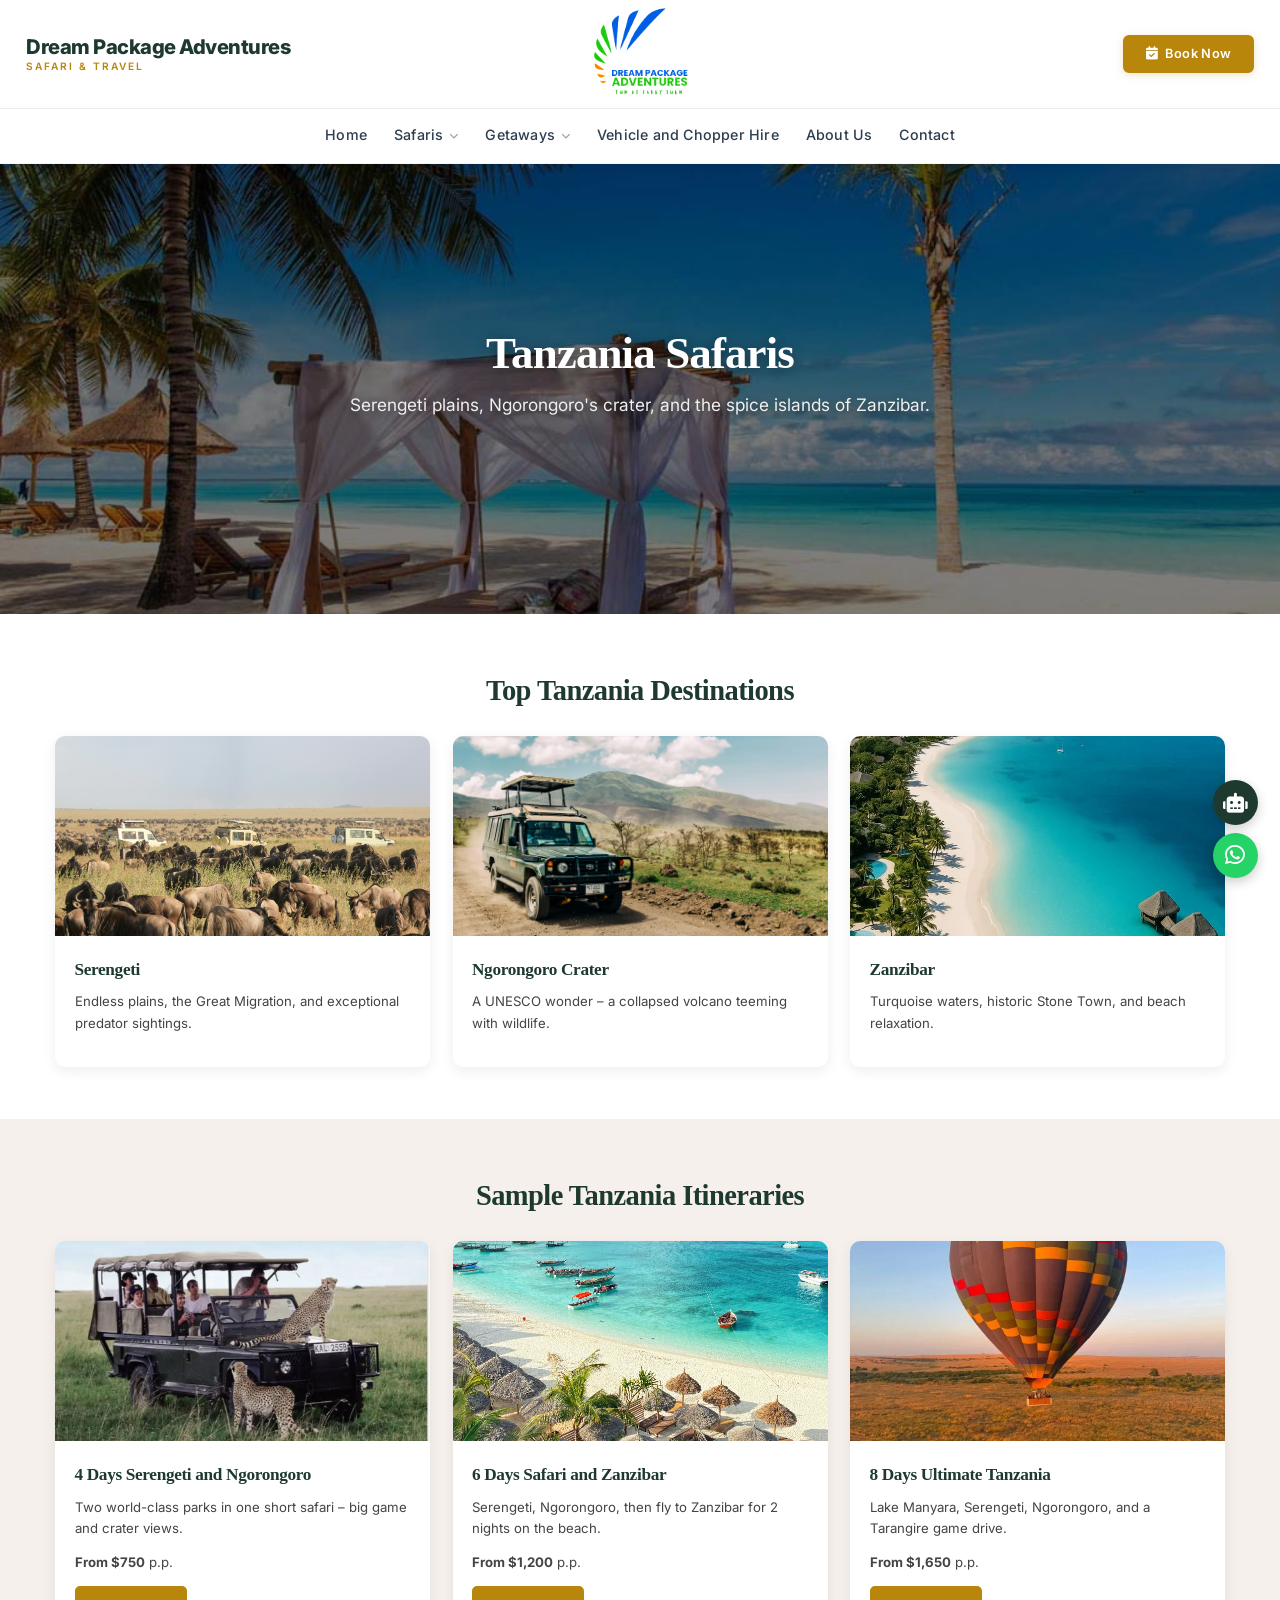
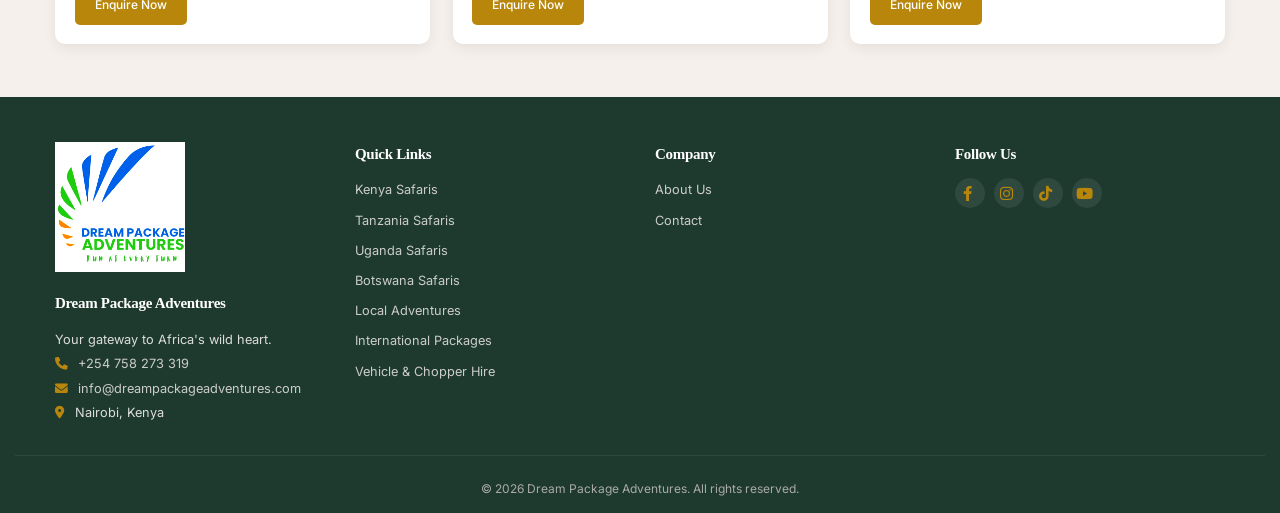
<file: tanzania-safaris.html>
<!DOCTYPE html>
<html lang="en">
<head>
    <meta charset="UTF-8" />
    <meta name="viewport" content="width=device-width, initial-scale=1.0" />
    <title>Tanzania Safaris – Dream Package Adventures</title>
    <meta name="description" content="Tanzania safari packages – Serengeti, Ngorongoro Crater, Zanzibar beach extensions." />

    <!-- ===== FAVICON ===== -->
    <link rel="icon" type="image/png" href="images/logo.jpg" />
    <link rel="shortcut icon" type="image/png" href="images/logo.jpg" />
    <link rel="apple-touch-icon" href="images/logo.jpg" />

    <!-- ===== INTER FONT ===== -->
    <link rel="preconnect" href="https://fonts.googleapis.com" />
    <link rel="preconnect" href="https://fonts.gstatic.com" crossorigin />
    <link href="https://fonts.googleapis.com/css2?family=Inter:opsz,wght@14..32,300;14..32,400;14..32,500;14..32,600;14..32,700;14..32,800&display=swap" rel="stylesheet" />

    <link rel="stylesheet" href="https://cdnjs.cloudflare.com/ajax/libs/font-awesome/6.0.0-beta3/css/all.min.css" />
    <link rel="stylesheet" href="css/style.css" />

    <style>
        * { margin: 0; padding: 0; box-sizing: border-box; }

        html, body {
            font-family: 'Inter', sans-serif;
            background: #fff;
            color: #222;
            font-size: 15px;
            line-height: 1.65;
            font-style: normal;
            font-weight: 400;
        }

        h1, h2, h3, h4, h5 {
            font-family: 'Inter', sans-serif;
            font-weight: 700;
            color: #1e3a2f;
            letter-spacing: -0.02em;
            font-style: normal;
        }

        i, em, .fa, .fas, .far, .fab, .fal, .fad, .fak {
            font-style: normal !important;
        }

        /* ============================================================
           TOP BAR — BRAND LEFT · LOGO CENTER · BOOK NOW RIGHT
           ============================================================ */
        .top-bar {
            background: #ffffff;
            border-bottom: 1px solid #f0f0f0;
            padding: 0.4rem 0;
            width: 100%;
        }

        .top-bar-inner {
            display: grid;
            grid-template-columns: 1fr auto 1fr;
            align-items: center;
            gap: 1rem;
            padding: 0 1.75rem;
            max-width: 1400px;
            margin: 0 auto;
            min-height: 86px;
        }

        /* LEFT: Brand name */
        .top-bar-brand {
            display: flex;
            flex-direction: column;
            justify-content: center;
            text-decoration: none;
            color: inherit;
            justify-self: start;
            min-width: 0;
        }

        .top-bar-brand-name {
            font-family: 'Inter', sans-serif;
            font-size: 1.35rem;
            font-weight: 800;
            color: #1e3a2f;
            letter-spacing: -0.025em;
            line-height: 1.15;
            font-style: normal;
            white-space: nowrap;
            transition: color 0.2s;
        }

        .top-bar-brand:hover .top-bar-brand-name {
            color: #b8860b;
        }

        .top-bar-brand-name span {
            display: block;
            font-family: 'Inter', sans-serif;
            font-size: 0.68rem;
            font-weight: 600;
            color: #b8860b;
            letter-spacing: 2px;
            text-transform: uppercase;
            font-style: normal;
            margin-top: 3px;
        }

        /* CENTER: Logo */
        .top-bar-logo {
            display: flex;
            align-items: center;
            justify-content: center;
            text-decoration: none;
            color: inherit;
            justify-self: center;
            grid-column: 2;
            background: transparent;
            padding: 0;
            border-radius: 0;
            box-shadow: none;
            border: none;
        }

        .top-bar-logo img {
            height: 96px !important;
            width: auto !important;
            max-height: 96px !important;
            object-fit: contain;
            display: block;
            visibility: visible !important;
            opacity: 1 !important;
            filter: contrast(1.12) saturate(1.15) brightness(1.03);
            background: transparent;
            border: none;
            box-shadow: none;
        }

        /* RIGHT: Book Now button */
        .top-bar-actions {
            display: flex;
            align-items: center;
            justify-content: flex-end;
            justify-self: end;
            grid-column: 3;
            gap: 0.75rem;
        }

        .top-bar-book {
            display: inline-flex;
            align-items: center;
            gap: 0.5rem;
            background: #b8860b;
            color: #fff;
            border: 2px solid #b8860b;
            text-decoration: none;
            font-family: 'Inter', sans-serif;
            font-size: 0.85rem;
            font-weight: 600;
            letter-spacing: 0.03em;
            padding: 0.6rem 1.35rem;
            border-radius: 6px;
            white-space: nowrap;
            transition: background 0.25s, border-color 0.25s, color 0.25s, transform 0.2s, box-shadow 0.25s;
            font-style: normal;
            line-height: 1.2;
            box-shadow: 0 2px 8px rgba(184, 134, 11, 0.22);
        }

        .top-bar-book i {
            font-size: 0.9rem;
            font-style: normal;
        }

        .top-bar-book:hover {
            background: #9a7209;
            border-color: #9a7209;
            color: #fff;
            transform: translateY(-1px);
            box-shadow: 0 4px 14px rgba(184, 134, 11, 0.32);
        }

        /* ============================================================
           MAIN NAV — SMART & PROFESSIONAL
           ============================================================ */
        .site-header {
            background: #ffffff;
            box-shadow: 0 2px 10px rgba(0, 0, 0, 0.05);
            position: sticky;
            top: 0;
            z-index: 999;
            border-bottom: 1px solid #f5f5f5;
        }

        .nav-bar { padding: 0.2rem 0; }

        .nav-container {
            display: flex;
            align-items: center;
            justify-content: center;
            max-width: 1400px;
            margin: 0 auto;
            padding: 0 1.25rem;
            min-height: 48px;
            position: relative;
        }

        .hamburger {
            display: none;
            background: none;
            border: none;
            cursor: pointer;
            padding: 0.25rem;
            flex-direction: column;
            gap: 5px;
            margin-right: auto;
        }

        .hamburger .bar {
            display: block;
            width: 24px;
            height: 2px;
            background: #1e3a2f;
            border-radius: 2px;
            transition: 0.25s;
        }

        .main-nav { width: 100%; display: flex; justify-content: center; }

        .nav-list {
            display: flex;
            align-items: center;
            justify-content: center;
            flex-wrap: wrap;
            list-style: none;
            gap: 0.2rem 1.1rem;
            padding: 0;
            margin: 0;
        }

        .nav-list li {
            position: relative;
            font-size: 0.83rem;
            font-weight: 500;
            letter-spacing: 0.2px;
        }

        .nav-list li a {
            text-decoration: none;
            color: #2c3e50;
            padding: 0.5rem 0.15rem;
            display: inline-flex;
            align-items: center;
            gap: 0.3rem;
            transition: color 0.25s;
            white-space: nowrap;
            font-style: normal;
            position: relative;
        }

        .nav-list li a::after {
            content: '';
            position: absolute;
            bottom: 0;
            left: 0;
            width: 0;
            height: 2px;
            background: #b8860b;
            transition: width 0.25s ease;
            border-radius: 1px;
        }

        .nav-list li a:hover::after,
        .nav-list li a.active::after {
            width: 100%;
        }

        .nav-list li a:hover,
        .nav-list li a.active {
            color: #b8860b;
        }

        .nav-list li a.active {
            font-weight: 600;
            color: #1e3a2f;
        }

        .dropdown-toggle i {
            font-size: 0.6rem;
            margin-left: 0.15rem;
            color: #999;
            transition: transform 0.25s, color 0.25s;
            font-style: normal;
        }

        .dropdown:hover .dropdown-toggle i {
            transform: rotate(180deg);
            color: #b8860b;
        }

        .dropdown-menu {
            display: none;
            position: absolute;
            top: 100%;
            left: 0;
            background: #fff;
            box-shadow: 0 10px 30px rgba(0, 0, 0, 0.1);
            border-radius: 8px;
            padding: 0.5rem 0;
            min-width: 195px;
            list-style: none;
            z-index: 1000;
            border: 1px solid #f0f0f0;
            border-top: 3px solid #b8860b;
            margin-top: 0.3rem;
            overflow: hidden;
        }

        .dropdown:hover .dropdown-menu { display: block; }

        .dropdown-menu li a {
            padding: 0.55rem 1.1rem;
            font-size: 0.79rem;
            font-weight: 400;
            color: #333;
            display: block;
            white-space: nowrap;
            font-style: normal;
            transition: background 0.2s, color 0.2s, padding-left 0.2s;
        }

        .dropdown-menu li a::after {
            display: none;
        }

        .dropdown-menu li a:hover {
            background: #faf6ee;
            color: #b8860b;
            padding-left: 1.35rem;
        }

        /* ============================================================
           HERO
           ============================================================ */
        .hero {
            background-size: cover;
            background-position: center;
            background-repeat: no-repeat;
            display: flex;
            align-items: center;
            justify-content: center;
            text-align: center;
            color: #fff;
            min-height: 50vh;
            width: 100%;
            padding: 3rem 1rem;
            position: relative;
        }

        .hero-content {
            max-width: 800px;
            position: relative;
            z-index: 2;
        }

        .hero h1 {
            font-size: clamp(2rem, 5vw, 3rem);
            color: #fff;
            margin-bottom: 0.75rem;
            line-height: 1.15;
            text-shadow: 0 2px 12px rgba(0,0,0,0.4);
        }

        .hero-sub {
            font-size: clamp(1rem, 2.2vw, 1.15rem);
            color: #f0f0f0;
            text-shadow: 0 2px 8px rgba(0,0,0,0.4);
        }

        /* ============================================================
           SECTIONS
           ============================================================ */
        .section { padding: 3.5rem 0; }

        .section-title {
            font-size: 1.9rem;
            margin-bottom: 1.5rem;
            text-align: center;
        }

        .section-sub {
            text-align: center;
            font-size: 1rem;
            color: #555;
            margin-bottom: 2.2rem;
            max-width: 700px;
            margin-left: auto;
            margin-right: auto;
        }

        .container {
            max-width: 1200px;
            margin: 0 auto;
            padding: 0 1rem;
        }

        .grid {
            display: grid;
            gap: 1.5rem;
        }

        /* ============================================================
           DESTINATION CARDS
           ============================================================ */
        .dest-card {
            background: #fff;
            border-radius: 10px;
            overflow: hidden;
            box-shadow: 0 4px 14px rgba(0,0,0,0.07);
            transition: transform 0.2s, box-shadow 0.2s;
            display: flex;
            flex-direction: column;
            height: 100%;
        }

        .dest-card:hover {
            transform: translateY(-4px);
            box-shadow: 0 10px 24px rgba(0,0,0,0.1);
        }

        .dest-card img {
            width: 100%;
            height: 200px;
            object-fit: cover;
            display: block;
            flex-shrink: 0;
        }

        .dest-info {
            padding: 1.3rem;
            flex: 1;
            display: flex;
            flex-direction: column;
        }

        .dest-info h3 {
            font-size: 1.15rem;
            margin-bottom: 0.5rem;
        }

        .dest-info p {
            font-size: 0.88rem;
            color: #444;
            margin-bottom: 0.8rem;
            flex: 1;
        }

        .dest-info .btn {
            align-self: flex-start;
            padding: 0.5rem 1.2rem;
            font-size: 0.8rem;
        }

        /* ============================================================
           BUTTONS
           ============================================================ */
        .btn {
            display: inline-block;
            padding: 0.6rem 1.4rem;
            border-radius: 5px;
            text-decoration: none;
            font-weight: 500;
            font-size: 0.85rem;
            transition: background 0.2s, color 0.2s, border-color 0.2s;
            font-style: normal;
            cursor: pointer;
            border: 2px solid transparent;
            font-family: 'Inter', sans-serif;
        }

        .btn-primary {
            background: #b8860b;
            color: #fff;
            border-color: #b8860b;
        }

        .btn-primary:hover {
            background: #9a7209;
            border-color: #9a7209;
        }

        .btn-outline {
            background: transparent;
            color: #1e3a2f;
            border-color: #1e3a2f;
        }

        .btn-outline:hover {
            background: #1e3a2f;
            color: #fff;
        }

        /* ============================================================
           FOOTER
           ============================================================ */
        .site-footer {
            background: #1e3a2f;
            color: #ddd;
            padding: 3rem 1rem 1rem;
        }

        .footer-grid {
            display: grid;
            grid-template-columns: repeat(auto-fit, minmax(180px, 1fr));
            gap: 2rem;
            max-width: 1200px;
            margin: 0 auto;
        }

        .footer-logo {
            display: inline-block;
            background: transparent;
            padding: 0;
            border-radius: 0;
            margin-bottom: 0.8rem;
            box-shadow: none;
            border: none;
        }

        .footer-logo img {
            max-width: 130px;
            height: auto;
            display: block;
            visibility: visible !important;
            opacity: 1 !important;
            filter: contrast(1.12) saturate(1.15) brightness(1.05);
        }

        .footer-col h4 {
            color: #fff;
            font-size: 1rem;
            margin-bottom: 0.8rem;
            font-weight: 600;
        }

        .footer-col p, .footer-col ul {
            font-size: 0.85rem;
            line-height: 1.9;
        }

        .footer-col ul {
            list-style: none;
            padding: 0;
        }

        .footer-col ul li a {
            color: #ccc;
            text-decoration: none;
            transition: color 0.2s;
        }

        .footer-col ul li a:hover {
            color: #b8860b;
        }

        .footer-col a {
            color: #ccc;
            text-decoration: none;
        }

        .footer-col a:hover {
            color: #b8860b;
        }

        .footer-col i {
            color: #b8860b;
            margin-right: 0.4rem;
            font-style: normal;
        }

        .social-icons {
            display: flex;
            gap: 0.6rem;
            flex-wrap: wrap;
        }

        .social-icons a {
            display: inline-flex;
            align-items: center;
            justify-content: center;
            width: 2rem;
            height: 2rem;
            border-radius: 50%;
            background: rgba(255,255,255,0.08);
            color: #ddd;
            transition: background 0.2s, color 0.2s;
        }

        .social-icons a:hover {
            background: #b8860b;
            color: #fff;
        }

        .footer-bottom {
            text-align: center;
            padding-top: 1.5rem;
            margin-top: 2rem;
            border-top: 1px solid rgba(255,255,255,0.08);
            font-size: 0.8rem;
            color: #aaa;
        }

        /* ============================================================
           FLOATING WHATSAPP
           ============================================================ */
        .whatsapp-float {
            position: fixed;
            bottom: 1.5rem;
            right: 1.5rem;
            background: #25d366;
            color: #fff;
            width: 3rem;
            height: 3rem;
            border-radius: 50%;
            display: flex;
            align-items: center;
            justify-content: center;
            font-size: 1.5rem;
            box-shadow: 0 4px 12px rgba(0,0,0,0.2);
            z-index: 998;
            text-decoration: none;
            transition: transform 0.2s;
        }

        .whatsapp-float:hover {
            transform: scale(1.08);
            color: #fff;
        }

        /* ============================================================
           CHATBOT
           ============================================================ */
        .chatbot-float {
            position: fixed;
            bottom: 5rem;
            right: 1.5rem;
            z-index: 999;
        }

        .chatbot-toggle {
            background: #1e3a2f;
            color: #fff;
            border: none;
            width: 3rem;
            height: 3rem;
            border-radius: 50%;
            font-size: 1.3rem;
            cursor: pointer;
            box-shadow: 0 4px 12px rgba(0,0,0,0.2);
            display: flex;
            align-items: center;
            justify-content: center;
        }

        .chatbot-panel {
            display: none;
            position: absolute;
            bottom: 3.8rem;
            right: 0;
            width: 320px;
            background: #fff;
            border-radius: 12px;
            box-shadow: 0 8px 30px rgba(0,0,0,0.15);
            overflow: hidden;
            flex-direction: column;
        }

        .chatbot-panel.open {
            display: flex;
        }

        .chatbot-header {
            background: #1e3a2f;
            color: #fff;
            padding: 0.8rem 1rem;
            display: flex;
            justify-content: space-between;
            align-items: center;
        }

        .chatbot-header h4 {
            color: #fff;
            font-size: 0.9rem;
            margin: 0;
            display: flex;
            align-items: center;
            gap: 0.4rem;
        }

        .chatbot-close {
            background: none;
            border: none;
            color: #fff;
            font-size: 1.4rem;
            cursor: pointer;
            line-height: 1;
        }

        .chatbot-messages {
            padding: 1rem;
            max-height: 200px;
            overflow-y: auto;
            background: #f9f9f9;
            font-size: 0.85rem;
        }

        .bot-msg {
            background: #e9f0ec;
            padding: 0.6rem 0.8rem;
            border-radius: 8px;
            margin-bottom: 0.5rem;
            color: #1e3a2f;
        }

        .user-msg {
            background: #1e3a2f;
            color: #fff;
            padding: 0.6rem 0.8rem;
            border-radius: 8px;
            margin-bottom: 0.5rem;
            text-align: right;
        }

        .chatbot-quick-replies {
            display: flex;
            flex-wrap: wrap;
            gap: 0.4rem;
            padding: 0.5rem 1rem;
            background: #fff;
            border-top: 1px solid #eee;
        }

        .quick-btn {
            background: #f0f0f0;
            border: none;
            padding: 0.3rem 0.7rem;
            border-radius: 20px;
            font-size: 0.7rem;
            cursor: pointer;
            font-family: 'Inter', sans-serif;
            transition: background 0.2s;
        }

        .quick-btn:hover {
            background: #b8860b;
            color: #fff;
        }

        .chatbot-input-row {
            display: flex;
            padding: 0.5rem;
            background: #fff;
            border-top: 1px solid #eee;
        }

        .chatbot-input-row input {
            flex: 1;
            padding: 0.5rem;
            border: 1px solid #ddd;
            border-radius: 4px;
            font-family: 'Inter', sans-serif;
            font-size: 0.8rem;
        }

        .chatbot-input-row button {
            background: #1e3a2f;
            color: #fff;
            border: none;
            padding: 0.5rem 0.8rem;
            border-radius: 4px;
            margin-left: 0.4rem;
            cursor: pointer;
        }

        /* ============================================================
           RESPONSIVE
           ============================================================ */
        @media (max-width: 1100px) {
            .top-bar-brand-name { font-size: 1.1rem; }
            .top-bar-brand-name span { font-size: 0.62rem; letter-spacing: 1.6px; }
            .top-bar-logo img { height: 82px !important; max-height: 82px !important; }
            .top-bar-book { font-size: 0.78rem; padding: 0.5rem 1.05rem; }
            .nav-list { gap: 0.15rem 0.75rem; }
            .nav-list li { font-size: 0.78rem; }
        }

        @media (max-width: 992px) {
            .top-bar-inner {
                grid-template-columns: 1fr;
                gap: 0.6rem;
                min-height: auto;
                padding: 0.9rem 1rem;
                justify-items: center;
            }
            .top-bar-brand {
                justify-self: center;
                text-align: center;
                order: 2;
            }
            .top-bar-logo {
                grid-column: 1;
                justify-self: center;
                order: 1;
            }
            .top-bar-actions {
                grid-column: 1;
                justify-content: center;
                justify-self: center;
                order: 3;
            }
            .top-bar-logo img {
                height: 76px !important;
                max-height: 76px !important;
            }
            .top-bar-brand-name { font-size: 1.15rem; }

            .hamburger { display: flex; }
            .main-nav { display: none; width: 100%; justify-content: flex-start; }
            .main-nav.open { display: block; }

            .nav-list {
                flex-direction: column;
                align-items: flex-start;
                gap: 0.2rem;
                padding: 0.5rem 0;
                width: 100%;
            }
            .nav-list li { width: 100%; font-size: 0.85rem; }
            .nav-list li a { padding: 0.6rem 0.8rem; width: 100%; }
            .nav-list li a::after { display: none; }
            .dropdown-menu {
                position: static;
                box-shadow: none;
                border: none;
                border-top: none;
                padding-left: 1rem;
                background: #fafafa;
                border-radius: 0;
                margin-top: 0;
            }
            .dropdown-menu li a:hover {
                padding-left: 1.1rem;
                background: #f5f5f5;
            }
        }

        @media (max-width: 600px) {
            .top-bar-brand-name { font-size: 1rem; }
            .top-bar-brand-name span { font-size: 0.58rem; letter-spacing: 1.4px; }
            .top-bar-logo img { height: 66px !important; }
            .section { padding: 2.5rem 0; }
            .section-title { font-size: 1.5rem; }
        }

        @media (max-width: 480px) {
            .top-bar-logo img { height: 60px !important; }
            .top-bar-brand-name { font-size: 0.9rem; }
            .top-bar-book { font-size: 0.75rem; padding: 0.5rem 1rem; }
        }
    </style>
</head>
<body>

    <!-- ============================================================
         TOP BAR: Brand LEFT · Logo CENTER · Book Now RIGHT
         ============================================================ -->
    <div class="top-bar">
        <div class="top-bar-inner">

            <!-- LEFT: Brand name -->
            <a href="index.html" class="top-bar-brand">
                <div class="top-bar-brand-name">
                    Dream Package Adventures
                    <span>Safari &amp; Travel</span>
                </div>
            </a>

            <!-- CENTER: Logo -->
            <a href="index.html" class="top-bar-logo">
                <img src="images/logo.jpg" alt="Dream Package Adventures logo" />
            </a>

            <!-- RIGHT: Book Now button -->
            <div class="top-bar-actions">
                <a href="contact.html" class="top-bar-book">
                    <i class="fas fa-calendar-check"></i>
                    Book Now
                </a>
            </div>

        </div>
    </div>

    <!-- ============================================================
         MAIN NAV
         ============================================================ -->
    <header class="site-header" id="siteHeader">
        <div class="nav-bar">
            <div class="container nav-container">

                <button class="hamburger" id="hamburger" aria-label="Toggle navigation menu">
                    <span class="bar"></span><span class="bar"></span><span class="bar"></span>
                </button>

                <nav class="main-nav" id="mainNav" role="navigation" aria-label="Main navigation">
                    <ul class="nav-list">
                        <li><a href="index.html">Home</a></li>
                        <li class="dropdown">
                            <a href="#" class="dropdown-toggle">Safaris <i class="fas fa-chevron-down"></i></a>
                            <ul class="dropdown-menu">
                                <li><a href="kenya-safaris.html">Kenya Safaris</a></li>
                                <li><a href="tanzania-safaris.html" class="active">Tanzania Safaris</a></li>
                                <li><a href="uganda-safaris.html">Uganda Safaris</a></li>
                                <li><a href="botswana-safaris.html">Botswana Safaris</a></li>
                            </ul>
                        </li>
                        <li class="dropdown">
                            <a href="#" class="dropdown-toggle">Getaways <i class="fas fa-chevron-down"></i></a>
                            <ul class="dropdown-menu">
                                <li><a href="local-adventures.html">Local Adventures</a></li>
                                <li><a href="international-packages.html">International Packages</a></li>
                            </ul>
                        </li>
                        <li><a href="car-and-chopper-hire.html">Vehicle and Chopper Hire</a></li>
                        <li><a href="about-us.html">About Us</a></li>
                        <li><a href="contact.html">Contact</a></li>
                    </ul>
                </nav>

            </div>
        </div>
    </header>

    <!-- ===== HERO ===== -->
    <section class="hero" style="background-image: linear-gradient(rgba(0,0,0,0.5), rgba(0,0,0,0.5)), url('images/tanzania-hero.jpg');">
        <div class="hero-content">
            <h1>Tanzania Safaris</h1>
            <p class="hero-sub">Serengeti plains, Ngorongoro's crater, and the spice islands of Zanzibar.</p>
        </div>
    </section>

    <!-- ===== DESTINATIONS ===== -->
    <section class="section">
        <div class="container">
            <h2 class="section-title">Top Tanzania Destinations</h2>
            <div class="grid" style="grid-template-columns: repeat(auto-fit, minmax(220px, 1fr));">

                <div class="dest-card">
                    <img src="images/serengeti.jpg" alt="Serengeti" loading="lazy" />
                    <div class="dest-info">
                        <h3>Serengeti</h3>
                        <p>Endless plains, the Great Migration, and exceptional predator sightings.</p>
                    </div>
                </div>

                <div class="dest-card">
                    <img src="images/ngorongoro.jpg" alt="Ngorongoro Crater" loading="lazy" />
                    <div class="dest-info">
                        <h3>Ngorongoro Crater</h3>
                        <p>A UNESCO wonder – a collapsed volcano teeming with wildlife.</p>
                    </div>
                </div>

                <div class="dest-card">
                    <img src="images/zanzibar.jpg" alt="Zanzibar" loading="lazy" />
                    <div class="dest-info">
                        <h3>Zanzibar</h3>
                        <p>Turquoise waters, historic Stone Town, and beach relaxation.</p>
                    </div>
                </div>

            </div>
        </div>
    </section>

    <!-- ===== ITINERARIES ===== -->
    <section class="section" style="background: #f5f0eb;">
        <div class="container">
            <h2 class="section-title">Sample Tanzania Itineraries</h2>
            <div class="grid" style="grid-template-columns: repeat(auto-fit, minmax(250px, 1fr));">

                <div class="dest-card">
                    <img src="images/tz-itinerary-4d.jpg" alt="4 Days Serengeti and Ngorongoro" loading="lazy" />
                    <div class="dest-info">
                        <h3>4 Days Serengeti and Ngorongoro</h3>
                        <p>Two world-class parks in one short safari – big game and crater views.</p>
                        <p><strong>From $750</strong> p.p.</p>
                        <a href="contact.html" class="btn btn-primary">Enquire Now</a>
                    </div>
                </div>

                <div class="dest-card">
                    <img src="images/tz-itinerary-6d.jpg" alt="6 Days Tanzania Safari and Zanzibar" loading="lazy" />
                    <div class="dest-info">
                        <h3>6 Days Safari and Zanzibar</h3>
                        <p>Serengeti, Ngorongoro, then fly to Zanzibar for 2 nights on the beach.</p>
                        <p><strong>From $1,200</strong> p.p.</p>
                        <a href="contact.html" class="btn btn-primary">Enquire Now</a>
                    </div>
                </div>

                <div class="dest-card">
                    <img src="images/tz-itinerary-8d.jpg" alt="8 Days Ultimate Tanzania" loading="lazy" />
                    <div class="dest-info">
                        <h3>8 Days Ultimate Tanzania</h3>
                        <p>Lake Manyara, Serengeti, Ngorongoro, and a Tarangire game drive.</p>
                        <p><strong>From $1,650</strong> p.p.</p>
                        <a href="contact.html" class="btn btn-primary">Enquire Now</a>
                    </div>
                </div>

            </div>
        </div>
    </section>

    <!-- ===== FOOTER ===== -->
    <footer class="site-footer">
        <div class="container footer-grid">
            <div class="footer-col">
                <div class="footer-logo">
                    <img src="images/logo.jpg" alt="Dream Package Adventures logo" />
                </div>
                <h4>Dream Package Adventures</h4>
                <p>Your gateway to Africa's wild heart.</p>
                <p><i class="fas fa-phone"></i> <a href="tel:+254758273319">+254 758 273 319</a></p>
                <p><i class="fas fa-envelope"></i> <a href="mailto:info@dreampackageadventures.com">info@dreampackageadventures.com</a></p>
                <p><i class="fas fa-map-marker-alt"></i> Nairobi, Kenya</p>
            </div>
            <div class="footer-col">
                <h4>Quick Links</h4>
                <ul>
                    <li><a href="kenya-safaris.html">Kenya Safaris</a></li>
                    <li><a href="tanzania-safaris.html">Tanzania Safaris</a></li>
                    <li><a href="uganda-safaris.html">Uganda Safaris</a></li>
                    <li><a href="botswana-safaris.html">Botswana Safaris</a></li>
                    <li><a href="local-adventures.html">Local Adventures</a></li>
                    <li><a href="international-packages.html">International Packages</a></li>
                    <li><a href="car-and-chopper-hire.html">Vehicle &amp; Chopper Hire</a></li>
                </ul>
            </div>
            <div class="footer-col">
                <h4>Company</h4>
                <ul>
                    <li><a href="about-us.html">About Us</a></li>
                    <li><a href="contact.html">Contact</a></li>
                </ul>
            </div>
            <div class="footer-col">
                <h4>Follow Us</h4>
                <div class="social-icons">
                    <a href="https://www.facebook.com/share/18vCiUKj5X/" target="_blank" rel="noopener" aria-label="Facebook"><i class="fab fa-facebook-f"></i></a>
                    <a href="https://wa.me/message/JZZQDUGOVGFVP1" target="_blank" rel="noopener" aria-label="Instagram"><i class="fab fa-instagram"></i></a>
                    <a href="#" aria-label="TikTok"><i class="fab fa-tiktok"></i></a>
                    <a href="#" aria-label="YouTube"><i class="fab fa-youtube"></i></a>
                </div>
            </div>
        </div>
        <div class="footer-bottom">
            <p>&copy; 2026 Dream Package Adventures. All rights reserved.</p>
        </div>
    </footer>

    <!-- ===== FLOATING WHATSAPP BUTTON ===== -->
    <a href="https://wa.me/254758273319" target="_blank" class="whatsapp-float" aria-label="Chat on WhatsApp">
        <i class="fab fa-whatsapp"></i>
    </a>

    <!-- ===== AI CHATBOT WIDGET ===== -->
    <div class="chatbot-float" id="chatbotFloat">
        <button class="chatbot-toggle" id="chatbotToggle" aria-label="Open AI travel assistant">
            <i class="fas fa-robot"></i>
        </button>
        <div class="chatbot-panel" id="chatbotPanel">
            <div class="chatbot-header">
                <h4><i class="fas fa-robot"></i> Dream Package AI</h4>
                <button class="chatbot-close" id="chatbotClose">&times;</button>
            </div>
            <div class="chatbot-messages" id="chatbotMessages">
                <div class="bot-msg">Welcome. I am your safari assistant. Ask me about Tanzania safaris, vehicle hire, or anything else.</div>
            </div>
            <div class="chatbot-quick-replies" id="quickReplies">
                <button class="quick-btn" data-msg="Tanzania Safaris">Tanzania Safaris</button>
                <button class="quick-btn" data-msg="Vehicle Hire">Vehicle Hire</button>
                <button class="quick-btn" data-msg="Contact a human agent">Contact Human</button>
            </div>
            <div class="chatbot-input-row">
                <input type="text" id="chatbotInput" placeholder="Ask me anything..." aria-label="Chat input" />
                <button id="chatbotSend" aria-label="Send message"><i class="fas fa-paper-plane"></i></button>
            </div>
        </div>
    </div>

    <script src="js/main.js"></script>
    <script src="js/chatbot.js"></script>

    <script>
        (function () {
            const hamburger = document.getElementById('hamburger');
            const mainNav = document.getElementById('mainNav');
            if (hamburger && mainNav) {
                hamburger.addEventListener('click', function () {
                    mainNav.classList.toggle('open');
                });
            }
        })();
    </script>
</body>
</html>
</file>
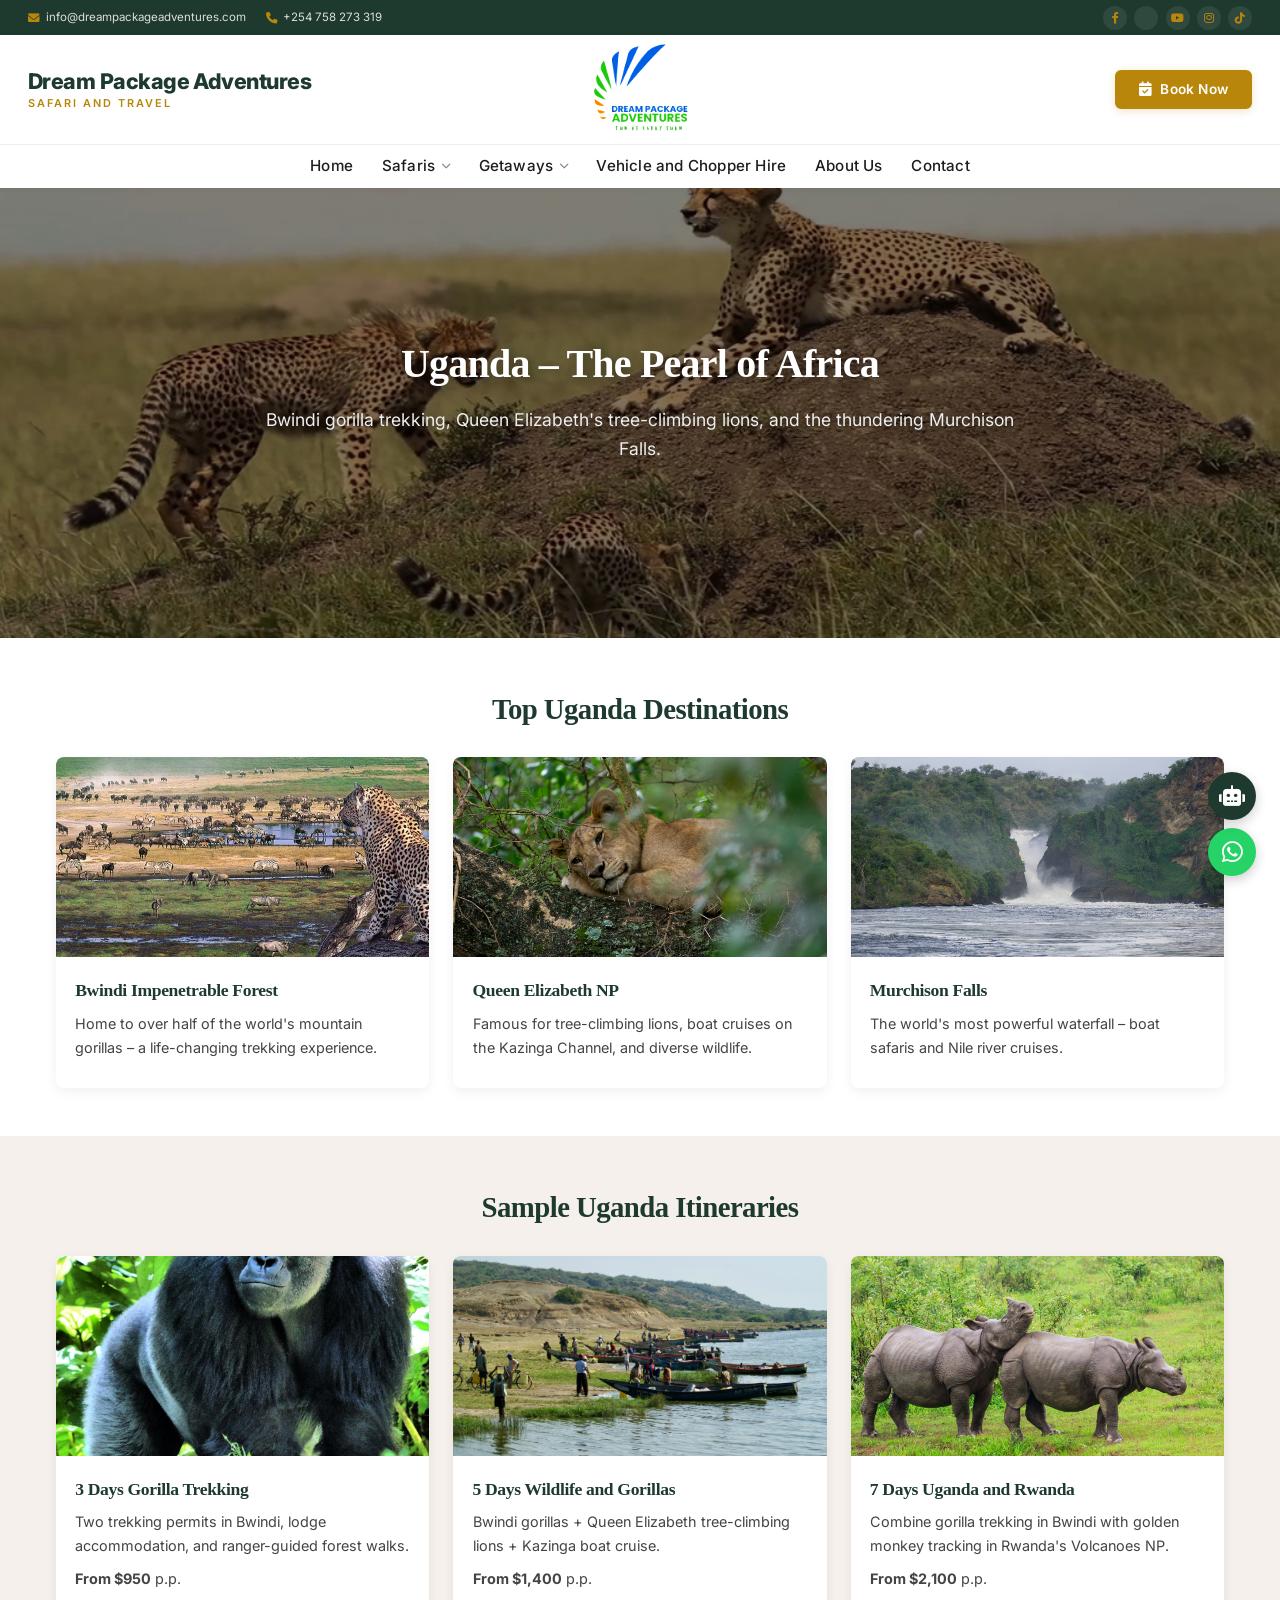
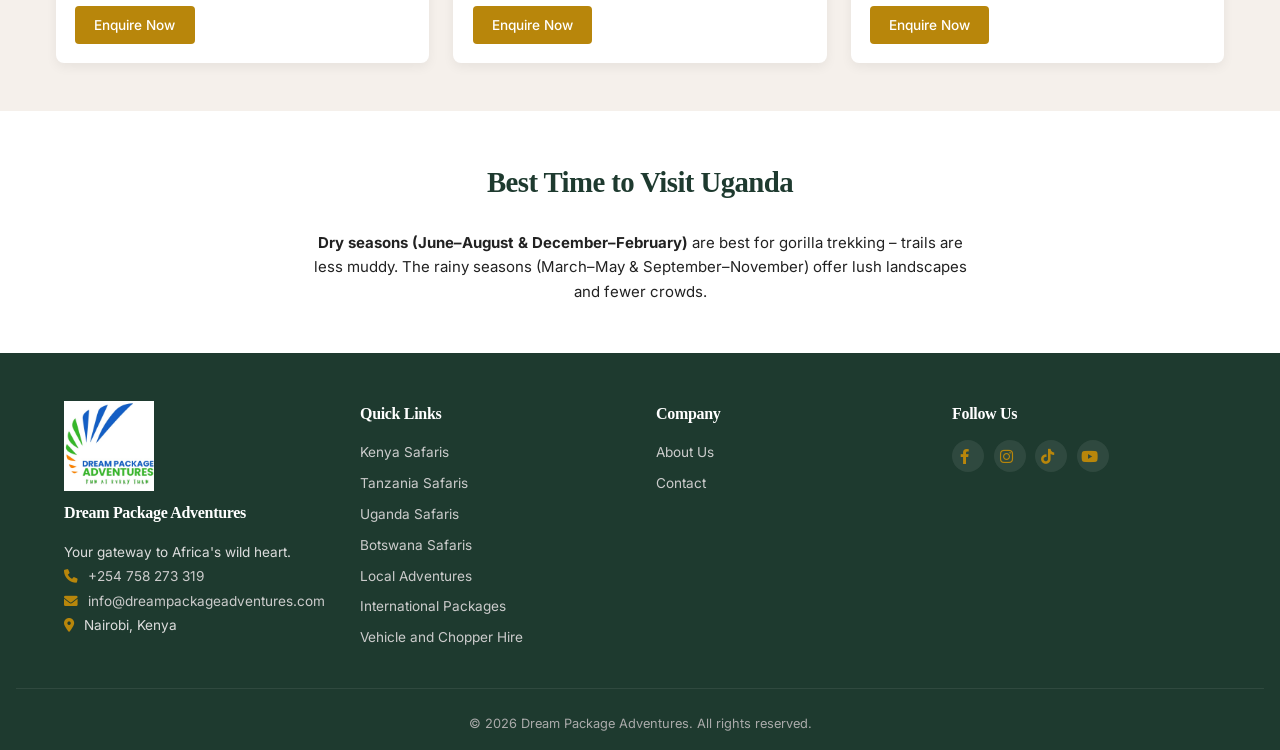
<file: uganda-safaris.html>
<!DOCTYPE html>
<html lang="en">
<head>
    <meta charset="UTF-8" />
    <meta name="viewport" content="width=device-width, initial-scale=1.0" />
    <title>Uganda Safaris – Dream Package Adventures</title>
    <meta name="description" content="Uganda safari packages – Bwindi gorilla trekking, Queen Elizabeth tree-climbing lions, Murchison Falls boat safaris." />

    <!-- ===== FAVICON ===== -->
    <link rel="icon" type="image/jpeg" href="images/logo.jpg" />
    <link rel="shortcut icon" type="image/jpeg" href="images/logo.jpg" />
    <link rel="apple-touch-icon" href="images/logo.jpg" />

    <!-- ===== INTER FONT ===== -->
    <link rel="preconnect" href="https://fonts.googleapis.com" />
    <link rel="preconnect" href="https://fonts.gstatic.com" crossorigin />
    <link href="https://fonts.googleapis.com/css2?family=Inter:opsz,wght@14..32,300;14..32,400;14..32,500;14..32,600;14..32,700;14..32,800&display=swap" rel="stylesheet" />

    <link rel="stylesheet" href="https://cdnjs.cloudflare.com/ajax/libs/font-awesome/6.0.0-beta3/css/all.min.css" />
    <link rel="stylesheet" href="css/style.css" />

    <!-- ===== COMPACT LAYOUT OVERRIDES (Inter, no italics) ===== -->
    <style>
        * { margin: 0; padding: 0; box-sizing: border-box; }

        body {
            font-family: 'Inter', sans-serif;
            background: #fff;
            color: #222;
            font-size: 15px;
            line-height: 1.65;
            font-style: normal;
            font-weight: 400;
        }

        h1, h2, h3, h4, h5 {
            font-family: 'Inter', sans-serif;
            font-weight: 700;
            color: #1e3a2f;
            letter-spacing: -0.02em;
            font-style: normal;
        }

        /* ensure no italic anywhere */
        i, em, .fa, .fas, .far, .fab, .fal, .fad, .fak {
            font-style: normal !important;
        }

        /* ============================================================
           OPTIONAL SLIM UTILITY STRIP (contacts + socials)
           Delete the whole .top-strip block in the HTML if not needed.
           ============================================================ */
        .top-strip {
            background: #1e3a2f;
            color: #ddd;
            font-size: 0.72rem;
        }
        .top-strip-inner {
            max-width: 1400px;
            margin: 0 auto;
            padding: 0.35rem 1.75rem;
            display: flex;
            align-items: center;
            justify-content: space-between;
            gap: 0.75rem 1rem;
            flex-wrap: wrap;
        }
        .top-strip a {
            color: #ddd;
            text-decoration: none;
            display: inline-flex;
            align-items: center;
            gap: 0.35rem;
            transition: color 0.2s;
            font-style: normal;
        }
        .top-strip a:hover { color: #b8860b; }
        .top-strip i {
            color: #b8860b;
            font-style: normal;
            font-size: 0.72rem;
        }
        .top-strip-contacts {
            display: flex;
            align-items: center;
            gap: 1.25rem;
            flex-wrap: wrap;
        }
        .top-strip-socials {
            display: flex;
            align-items: center;
            gap: 0.45rem;
        }
        .top-strip-socials a {
            width: 1.5rem;
            height: 1.5rem;
            border-radius: 50%;
            background: rgba(255, 255, 255, 0.08);
            display: inline-flex;
            align-items: center;
            justify-content: center;
            font-size: 0.68rem;
            transition: background 0.2s, color 0.2s;
        }
        .top-strip-socials a:hover {
            background: #b8860b;
            color: #fff;
        }

        /* ============================================================
           TOP BAR — BRAND LEFT · LOGO CENTER · BOOK NOW RIGHT
           ============================================================ */
        .top-bar {
            background: #fff;
            border-bottom: 1px solid #f0f0f0;
            padding: 0.4rem 0;
            width: 100%;
        }

        .top-bar-inner {
            display: grid;
            grid-template-columns: 1fr auto 1fr;   /* left | center | right */
            align-items: center;
            gap: 1rem;
            padding: 0 1.75rem;
            max-width: 1400px;
            margin: 0 auto;
            min-height: 86px;
        }

        /* ---------- LEFT: Brand name ---------- */
        .top-bar-brand {
            grid-column: 1;
            justify-self: start;
            display: flex;
            flex-direction: column;
            justify-content: center;
            text-decoration: none;
            color: inherit;
            min-width: 0;
        }

        .top-bar-brand-name {
            font-family: 'Inter', sans-serif;
            font-size: 1.35rem;
            font-weight: 800;
            color: #1e3a2f;
            letter-spacing: -0.025em;
            line-height: 1.15;
            font-style: normal;
            white-space: nowrap;
            transition: color 0.2s;
        }

        .top-bar-brand:hover .top-bar-brand-name { color: #b8860b; }

        .top-bar-brand-name span {
            display: block;
            font-family: 'Inter', sans-serif;
            font-size: 0.68rem;
            font-weight: 600;
            color: #b8860b;
            letter-spacing: 2px;
            text-transform: uppercase;
            font-style: normal;
            margin-top: 3px;
        }

        /* ---------- CENTER: Logo ---------- */
        .top-bar-logo {
            grid-column: 2;
            justify-self: center;
            display: flex;
            align-items: center;
            justify-content: center;
            text-decoration: none;
            line-height: 0;
            background: transparent;
            padding: 0;
            border: none;
            border-radius: 0;
            box-shadow: none;
        }

        .top-bar-logo img {
            height: 96px !important;
            width: auto !important;
            max-height: 96px !important;
            object-fit: contain;
            display: block;
            visibility: visible !important;
            opacity: 1 !important;
            filter: contrast(1.12) saturate(1.15) brightness(1.03);
            background: transparent;
            border: none;
            box-shadow: none;
        }

        /* ---------- RIGHT: Book Now ---------- */
        .top-bar-actions {
            grid-column: 3;
            justify-self: end;
            display: flex;
            align-items: center;
            justify-content: flex-end;
            gap: 0.75rem;
        }

        .top-bar-book {
            display: inline-flex;
            align-items: center;
            gap: 0.5rem;
            background: #b8860b;
            color: #fff;
            border: 2px solid #b8860b;
            text-decoration: none;
            font-family: 'Inter', sans-serif;
            font-size: 0.85rem;
            font-weight: 600;
            letter-spacing: 0.03em;
            padding: 0.6rem 1.35rem;
            border-radius: 6px;
            white-space: nowrap;
            transition: background 0.25s, border-color 0.25s, color 0.25s, transform 0.2s, box-shadow 0.25s;
            font-style: normal;
            line-height: 1.2;
            box-shadow: 0 2px 8px rgba(184, 134, 11, 0.22);
        }

        .top-bar-book i {
            font-size: 0.9rem;
            font-style: normal;
        }

        .top-bar-book:hover {
            background: #9a7209;
            border-color: #9a7209;
            color: #fff;
            transform: translateY(-1px);
            box-shadow: 0 4px 14px rgba(184, 134, 11, 0.32);
        }

        /* ----- MAIN NAV ----- */
        .site-header {
            background: #fff;
            box-shadow: 0 2px 6px rgba(0, 0, 0, 0.04);
            position: sticky;
            top: 0;
            z-index: 999;
        }
        .nav-bar { padding: 0.15rem 0; }
        .nav-container {
            display: flex;
            align-items: center;
            justify-content: center;
            max-width: 1400px;
            margin: 0 auto;
            padding: 0 1rem;
            min-height: 38px;
            position: relative;
        }
        .hamburger {
            display: none;
            background: none;
            border: none;
            cursor: pointer;
            padding: 0.2rem;
            flex-direction: column;
            gap: 4px;
            margin-right: auto;
        }
        .hamburger .bar {
            display: block;
            width: 22px;
            height: 2px;
            background: #222;
            border-radius: 2px;
            transition: 0.2s;
        }
        .main-nav {
            width: 100%;
            display: flex;
            justify-content: center;
        }
        .nav-list {
            display: flex;
            align-items: center;
            justify-content: center;
            flex-wrap: wrap;
            list-style: none;
            gap: 0.2rem 0.8rem;
            padding: 0;
            margin: 0;
        }
        .nav-list li {
            position: relative;
            font-size: 0.78rem;
            font-weight: 500;
            letter-spacing: 0.2px;
        }
        .nav-list li a {
            text-decoration: none;
            color: #1e1e1e;
            padding: 0.25rem 0.15rem;
            display: inline-flex;
            align-items: center;
            gap: 0.25rem;
            transition: color 0.2s;
            white-space: nowrap;
            font-style: normal;
        }
        .nav-list li a:hover,
        .nav-list li a.active { color: #b8860b; }
        .nav-list li a.active { font-weight: 600; }
        .dropdown-toggle i {
            font-size: 0.6rem;
            margin-left: 0.15rem;
            color: #888;
            transition: transform 0.2s;
            font-style: normal;
        }
        .dropdown:hover .dropdown-toggle i { transform: rotate(180deg); }
        .dropdown-menu {
            display: none;
            position: absolute;
            top: 100%;
            left: 0;
            background: #fff;
            box-shadow: 0 6px 16px rgba(0, 0, 0, 0.08);
            border-radius: 6px;
            padding: 0.4rem 0;
            min-width: 170px;
            list-style: none;
            z-index: 1000;
            border: 1px solid #f0f0f0;
            margin-top: 0.2rem;
        }
        .dropdown:hover .dropdown-menu { display: block; }
        .dropdown-menu li a {
            padding: 0.4rem 1rem;
            font-size: 0.75rem;
            font-weight: 400;
            color: #333;
            display: block;
            white-space: nowrap;
            font-style: normal;
        }
        .dropdown-menu li a:hover {
            background: #f9f6f0;
            color: #b8860b;
        }

        /* ----- RESPONSIVE ----- */
        @media (max-width: 1100px) {
            .top-bar-brand-name { font-size: 1.05rem; }
            .top-bar-brand-name span { font-size: 0.58rem; letter-spacing: 1.5px; }
            .top-bar-logo img { height: 78px !important; max-height: 78px !important; }
        }

        @media (max-width: 992px) {
            .top-bar-inner {
                min-height: 66px;
                padding: 0 1rem;
                gap: 0.6rem;
            }
            .top-bar-brand-name { font-size: 0.85rem; white-space: normal; }
            .top-bar-brand-name span { font-size: 0.52rem; letter-spacing: 1px; }
            .top-bar-logo img { height: 56px !important; max-height: 56px !important; }
            .top-bar-book { padding: 0.45rem 0.9rem; font-size: 0.75rem; }
            .top-strip-inner { padding: 0.35rem 1rem; justify-content: center; }
            .top-strip-contacts { justify-content: center; }

            .nav-list { gap: 0.1rem 0.5rem; }
            .nav-list li { font-size: 0.7rem; }
            .hamburger { display: flex; }
            .main-nav {
                display: none;
                width: 100%;
                justify-content: flex-start;
            }
            .main-nav.open { display: block; }
            .nav-list {
                flex-direction: column;
                align-items: flex-start;
                gap: 0.2rem;
                padding: 0.5rem 0;
                width: 100%;
            }
            .nav-list li { width: 100%; font-size: 0.8rem; }
            .nav-list li a { padding: 0.5rem 0.8rem; width: 100%; }
            .dropdown-menu {
                position: static;
                box-shadow: none;
                border: none;
                padding-left: 1rem;
                background: #fafafa;
                border-radius: 0;
            }
        }

        @media (max-width: 600px) {
            .top-bar-inner { min-height: 58px; padding: 0 0.75rem; }
            .top-bar-brand-name { font-size: 0.7rem; }
            .top-bar-brand-name span { display: none; }
            .top-bar-logo img { height: 46px !important; max-height: 46px !important; }
            .top-bar-book { padding: 0.4rem 0.7rem; font-size: 0.68rem; gap: 0.3rem; }
        }

        @media (max-width: 480px) {
            .top-bar-logo img { height: 40px !important; max-height: 40px !important; }
            .top-bar-brand-name { font-size: 0.62rem; }
            .top-bar-book { padding: 0.35rem 0.6rem; font-size: 0.62rem; }
            .top-strip-contacts { gap: 0.6rem; font-size: 0.65rem; }
            .top-strip-socials a { width: 1.35rem; height: 1.35rem; font-size: 0.6rem; }
        }

        .hero { margin-top: 0; }

        /* ----- FOOTER LOGO (consistent visibility) ----- */
        .footer-logo img {
            max-width: 90px;
            height: auto;
            display: block;
            margin-bottom: 0.6rem;
            visibility: visible !important;
            opacity: 1 !important;
        }

        /* ----- BUTTONS ----- */
        .btn {
            display: inline-block;
            padding: 0.5rem 1.2rem;
            border-radius: 4px;
            text-decoration: none;
            font-weight: 500;
            font-size: 0.85rem;
            transition: background 0.2s, color 0.2s;
            font-style: normal;
            cursor: pointer;
            border: none;
        }
        .btn-primary {
            background: #b8860b;
            color: #fff;
        }
        .btn-primary:hover {
            background: #9a7209;
        }

        /* ----- SECTION TITLES ----- */
        .section-title {
            font-size: 1.8rem;
            margin-bottom: 1.5rem;
            text-align: center;
        }
        .section-sub {
            text-align: center;
            font-size: 1rem;
            color: #555;
            margin-bottom: 2rem;
        }

        /* ----- DEST CARD ----- */
        .dest-card {
            background: #fff;
            border-radius: 8px;
            overflow: hidden;
            box-shadow: 0 4px 12px rgba(0,0,0,0.06);
            transition: transform 0.2s, box-shadow 0.2s;
        }
        .dest-card:hover {
            transform: translateY(-4px);
            box-shadow: 0 8px 20px rgba(0,0,0,0.08);
        }
        .dest-card img {
            width: 100%;
            height: 200px;
            object-fit: cover;
            display: block;
        }
        .dest-info {
            padding: 1.2rem;
        }
        .dest-info h3 {
            font-size: 1.1rem;
            margin-bottom: 0.4rem;
        }
        .dest-info p {
            font-size: 0.9rem;
            color: #444;
            margin-bottom: 0.6rem;
        }
        .dest-info .btn {
            margin-top: 0.3rem;
        }

        /* ----- FOOTER STYLES ----- */
        .site-footer {
            background: #1e3a2f;
            color: #ddd;
            padding: 3rem 1rem 1rem;
        }
        .footer-grid {
            display: grid;
            grid-template-columns: repeat(auto-fit, minmax(180px, 1fr));
            gap: 2rem;
            max-width: 1200px;
            margin: 0 auto;
        }
        .footer-col h4 {
            color: #fff;
            font-size: 1rem;
            margin-bottom: 0.8rem;
            font-weight: 600;
        }
        .footer-col p, .footer-col ul {
            font-size: 0.85rem;
            line-height: 1.8;
        }
        .footer-col ul {
            list-style: none;
            padding: 0;
        }
        .footer-col ul li a {
            color: #ccc;
            text-decoration: none;
            transition: color 0.2s;
        }
        .footer-col ul li a:hover {
            color: #b8860b;
        }
        .footer-col a {
            color: #ccc;
            text-decoration: none;
        }
        .footer-col a:hover {
            color: #b8860b;
        }
        .footer-col i {
            color: #b8860b;
            margin-right: 0.4rem;
            font-style: normal;
        }
        .social-icons {
            display: flex;
            gap: 0.6rem;
            flex-wrap: wrap;
        }
        .social-icons a {
            display: inline-flex;
            align-items: center;
            justify-content: center;
            width: 2rem;
            height: 2rem;
            border-radius: 50%;
            background: rgba(255,255,255,0.08);
            color: #ddd;
            transition: background 0.2s, color 0.2s;
        }
        .social-icons a:hover {
            background: #b8860b;
            color: #fff;
        }
        .footer-bottom {
            text-align: center;
            padding-top: 1.5rem;
            margin-top: 2rem;
            border-top: 1px solid rgba(255,255,255,0.08);
            font-size: 0.8rem;
            color: #aaa;
        }

        /* ----- WHATSAPP FLOAT ----- */
        .whatsapp-float {
            position: fixed;
            bottom: 1.5rem;
            right: 1.5rem;
            background: #25d366;
            color: #fff;
            width: 3rem;
            height: 3rem;
            border-radius: 50%;
            display: flex;
            align-items: center;
            justify-content: center;
            font-size: 1.5rem;
            box-shadow: 0 4px 12px rgba(0,0,0,0.2);
            z-index: 998;
            text-decoration: none;
            transition: transform 0.2s;
        }
        .whatsapp-float:hover {
            transform: scale(1.08);
            color: #fff;
        }

        /* ----- CHATBOT ----- */
        .chatbot-float {
            position: fixed;
            bottom: 5rem;
            right: 1.5rem;
            z-index: 999;
        }
        .chatbot-toggle {
            background: #1e3a2f;
            color: #fff;
            border: none;
            width: 3rem;
            height: 3rem;
            border-radius: 50%;
            font-size: 1.3rem;
            cursor: pointer;
            box-shadow: 0 4px 12px rgba(0,0,0,0.2);
            display: flex;
            align-items: center;
            justify-content: center;
        }
        .chatbot-panel {
            display: none;
            position: absolute;
            bottom: 3.8rem;
            right: 0;
            width: 320px;
            background: #fff;
            border-radius: 12px;
            box-shadow: 0 8px 30px rgba(0,0,0,0.15);
            overflow: hidden;
            flex-direction: column;
        }
        .chatbot-panel.open {
            display: flex;
        }
        .chatbot-header {
            background: #1e3a2f;
            color: #fff;
            padding: 0.8rem 1rem;
            display: flex;
            justify-content: space-between;
            align-items: center;
        }
        .chatbot-header h4 {
            color: #fff;
            font-size: 0.9rem;
            margin: 0;
            display: flex;
            align-items: center;
            gap: 0.4rem;
        }
        .chatbot-close {
            background: none;
            border: none;
            color: #fff;
            font-size: 1.4rem;
            cursor: pointer;
            line-height: 1;
        }
        .chatbot-messages {
            padding: 1rem;
            max-height: 200px;
            overflow-y: auto;
            background: #f9f9f9;
            font-size: 0.85rem;
        }
        .bot-msg {
            background: #e9f0ec;
            padding: 0.6rem 0.8rem;
            border-radius: 8px;
            margin-bottom: 0.5rem;
            color: #1e3a2f;
        }
        .user-msg {
            background: #1e3a2f;
            color: #fff;
            padding: 0.6rem 0.8rem;
            border-radius: 8px;
            margin-bottom: 0.5rem;
            text-align: right;
        }
        .chatbot-quick-replies {
            display: flex;
            flex-wrap: wrap;
            gap: 0.4rem;
            padding: 0.5rem 1rem;
            background: #fff;
            border-top: 1px solid #eee;
        }
        .quick-btn {
            background: #f0f0f0;
            border: none;
            padding: 0.3rem 0.7rem;
            border-radius: 20px;
            font-size: 0.7rem;
            cursor: pointer;
            font-family: 'Inter', sans-serif;
            transition: background 0.2s;
        }
        .quick-btn:hover {
            background: #b8860b;
            color: #fff;
        }
        .chatbot-input-row {
            display: flex;
            padding: 0.5rem;
            background: #fff;
            border-top: 1px solid #eee;
        }
        .chatbot-input-row input {
            flex: 1;
            padding: 0.5rem;
            border: 1px solid #ddd;
            border-radius: 4px;
            font-family: 'Inter', sans-serif;
            font-size: 0.8rem;
        }
        .chatbot-input-row button {
            background: #1e3a2f;
            color: #fff;
            border: none;
            padding: 0.5rem 0.8rem;
            border-radius: 4px;
            margin-left: 0.4rem;
            cursor: pointer;
        }

        /* ----- HERO ----- */
        .hero {
            background-size: cover;
            background-position: center;
            display: flex;
            align-items: center;
            justify-content: center;
            text-align: center;
            color: #fff;
        }
        .hero-content {
            max-width: 800px;
            padding: 2rem 1rem;
        }
        .hero h1 {
            font-size: 2.5rem;
            color: #fff;
            margin-bottom: 0.5rem;
        }
        .hero-sub {
            font-size: 1.1rem;
            color: #eee;
        }

        /* ----- GRID UTILITY ----- */
        .grid {
            display: grid;
            gap: 1.5rem;
        }
    </style>
</head>
<body>

    <!-- ============================================================
         OPTIONAL SLIM UTILITY STRIP  (contacts + socials)
         Delete this whole block if you don't want it.
         ============================================================ -->
    <div class="top-strip">
        <div class="top-strip-inner">
            <div class="top-strip-contacts">
                <a href="mailto:info@dreampackageadventures.com">
                    <i class="fas fa-envelope"></i> info@dreampackageadventures.com
                </a>
                <a href="tel:+254758273319">
                    <i class="fas fa-phone"></i> +254 758 273 319
                </a>
            </div>
            <div class="top-strip-socials">
                <a href="#" aria-label="Facebook"><i class="fab fa-facebook-f"></i></a>
                <a href="#" aria-label="X (Twitter)"><i class="fab fa-x-twitter"></i></a>
                <a href="#" aria-label="YouTube"><i class="fab fa-youtube"></i></a>
                <a href="#" aria-label="Instagram"><i class="fab fa-instagram"></i></a>
                <a href="#" aria-label="TikTok"><i class="fab fa-tiktok"></i></a>
            </div>
        </div>
    </div>

    <!-- ============================================================
         TOP BAR — BRAND LEFT · LOGO CENTER · BOOK NOW RIGHT
         ============================================================ -->
    <div class="top-bar">
        <div class="top-bar-inner">

            <!-- LEFT: Brand name -->
            <a href="index.html" class="top-bar-brand">
                <span class="top-bar-brand-name">
                    Dream Package Adventures
                    <span>Safari and Travel</span>
                </span>
            </a>

            <!-- CENTER: Logo -->
            <a href="index.html" class="top-bar-logo">
                <img src="images/logo.jpg" alt="Dream Package Adventures logo" />
            </a>

            <!-- RIGHT: Book Now -->
            <div class="top-bar-actions">
                <a href="contact.html" class="top-bar-book">
                    <i class="fas fa-calendar-check"></i> Book Now
                </a>
            </div>

        </div>
    </div>

    <!-- ============================================================
         MAIN NAV
         ============================================================ -->
    <header class="site-header" id="siteHeader">
        <div class="nav-bar">
            <div class="container nav-container">

                <button class="hamburger" id="hamburger" aria-label="Toggle navigation menu">
                    <span class="bar"></span><span class="bar"></span><span class="bar"></span>
                </button>

                <nav class="main-nav" id="mainNav" role="navigation" aria-label="Main navigation">
                    <ul class="nav-list">
                        <li><a href="index.html">Home</a></li>
                        <li class="dropdown">
                            <a href="#" class="dropdown-toggle">Safaris <i class="fas fa-chevron-down"></i></a>
                            <ul class="dropdown-menu">
                                <li><a href="kenya-safaris.html">Kenya Safaris</a></li>
                                <li><a href="tanzania-safaris.html">Tanzania Safaris</a></li>
                                <li><a href="uganda-safaris.html" class="active">Uganda Safaris</a></li>
                                <li><a href="botswana-safaris.html">Botswana Safaris</a></li>
                            </ul>
                        </li>
                        <li class="dropdown">
                            <a href="#" class="dropdown-toggle">Getaways <i class="fas fa-chevron-down"></i></a>
                            <ul class="dropdown-menu">
                                <li><a href="local-adventures.html">Local Adventures</a></li>
                                <li><a href="international-packages.html">International Packages</a></li>
                            </ul>
                        </li>
                        <li><a href="car-and-chopper-hire.html">Vehicle and Chopper Hire</a></li>
                        <li><a href="about-us.html">About Us</a></li>
                        <li><a href="contact.html">Contact</a></li>
                    </ul>
                </nav>

            </div>
        </div>
    </header>

    <!-- ===== HERO ===== -->
    <section class="hero" style="background-image: linear-gradient(rgba(0,0,0,0.5), rgba(0,0,0,0.5)), url('images/uganda-hero.jpg'); min-height: 50vh;">
        <div class="container hero-content">
            <h1>Uganda – The Pearl of Africa</h1>
            <p class="hero-sub">Bwindi gorilla trekking, Queen Elizabeth's tree-climbing lions, and the thundering Murchison Falls.</p>
        </div>
    </section>

    <!-- ===== DESTINATIONS ===== -->
    <section class="section" style="padding: 3rem 0;">
        <div class="container" style="max-width: 1200px; margin: 0 auto; padding: 0 1rem;">
            <h2 class="section-title">Top Uganda Destinations</h2>
            <div class="grid" style="grid-template-columns: repeat(auto-fit, minmax(220px, 1fr));">
                <div class="dest-card">
                    <img src="images/bwindi.jpg" alt="Bwindi gorilla trekking" loading="lazy" />
                    <div class="dest-info">
                        <h3>Bwindi Impenetrable Forest</h3>
                        <p>Home to over half of the world's mountain gorillas – a life-changing trekking experience.</p>
                    </div>
                </div>
                <div class="dest-card">
                    <img src="images/queen-elizabeth.jpg" alt="Queen Elizabeth National Park" loading="lazy" />
                    <div class="dest-info">
                        <h3>Queen Elizabeth NP</h3>
                        <p>Famous for tree-climbing lions, boat cruises on the Kazinga Channel, and diverse wildlife.</p>
                    </div>
                </div>
                <div class="dest-card">
                    <img src="images/murchison-falls.jpg" alt="Murchison Falls" loading="lazy" />
                    <div class="dest-info">
                        <h3>Murchison Falls</h3>
                        <p>The world's most powerful waterfall – boat safaris and Nile river cruises.</p>
                    </div>
                </div>
            </div>
        </div>
    </section>

    <!-- ===== ITINERARIES ===== -->
    <section class="section" style="background: #f5f0eb; padding: 3rem 0;">
        <div class="container" style="max-width: 1200px; margin: 0 auto; padding: 0 1rem;">
            <h2 class="section-title">Sample Uganda Itineraries</h2>
            <div class="grid" style="grid-template-columns: repeat(auto-fit, minmax(250px, 1fr));">
                <div class="dest-card">
                    <img src="images/ug-itinerary-3d.jpg" alt="3 Days Gorilla Trekking" loading="lazy" />
                    <div class="dest-info">
                        <h3>3 Days Gorilla Trekking</h3>
                        <p>Two trekking permits in Bwindi, lodge accommodation, and ranger-guided forest walks.</p>
                        <p><strong>From $950</strong> p.p.</p>
                        <a href="contact.html" class="btn btn-primary">Enquire Now</a>
                    </div>
                </div>
                <div class="dest-card">
                    <img src="images/ug-itinerary-5d.jpg" alt="5 Days Uganda Wildlife" loading="lazy" />
                    <div class="dest-info">
                        <h3>5 Days Wildlife and Gorillas</h3>
                        <p>Bwindi gorillas + Queen Elizabeth tree-climbing lions + Kazinga boat cruise.</p>
                        <p><strong>From $1,400</strong> p.p.</p>
                        <a href="contact.html" class="btn btn-primary">Enquire Now</a>
                    </div>
                </div>
                <div class="dest-card">
                    <img src="images/ug-itinerary-7d.jpg" alt="7 Days Uganda & Rwanda" loading="lazy" />
                    <div class="dest-info">
                        <h3>7 Days Uganda and Rwanda</h3>
                        <p>Combine gorilla trekking in Bwindi with golden monkey tracking in Rwanda's Volcanoes NP.</p>
                        <p><strong>From $2,100</strong> p.p.</p>
                        <a href="contact.html" class="btn btn-primary">Enquire Now</a>
                    </div>
                </div>
            </div>
        </div>
    </section>

    <!-- ===== BEST TIME ===== -->
    <section class="section" style="padding: 3rem 0;">
        <div class="container" style="max-width:700px; margin:0 auto; text-align:center; padding: 0 1rem;">
            <h2 class="section-title">Best Time to Visit Uganda</h2>
            <p><strong>Dry seasons (June–August & December–February)</strong> are best for gorilla trekking – trails are less muddy. The rainy seasons (March–May & September–November) offer lush landscapes and fewer crowds.</p>
        </div>
    </section>

    <!-- ===== FOOTER (with logo) ===== -->
    <footer class="site-footer">
        <div class="container footer-grid">
            <div class="footer-col">
                <div class="footer-logo">
                    <img src="images/logo.jpg" alt="Dream Package Adventures logo" />
                </div>
                <h4>Dream Package Adventures</h4>
                <p>Your gateway to Africa's wild heart.</p>
                <p><i class="fas fa-phone"></i> <a href="tel:+254758273319">+254 758 273 319</a></p>
                <p><i class="fas fa-envelope"></i> <a href="mailto:info@dreampackageadventures.com">info@dreampackageadventures.com</a></p>
                <p><i class="fas fa-map-marker-alt"></i> Nairobi, Kenya</p>
            </div>
            <div class="footer-col">
                <h4>Quick Links</h4>
                <ul>
                    <li><a href="kenya-safaris.html">Kenya Safaris</a></li>
                    <li><a href="tanzania-safaris.html">Tanzania Safaris</a></li>
                    <li><a href="uganda-safaris.html">Uganda Safaris</a></li>
                    <li><a href="botswana-safaris.html">Botswana Safaris</a></li>
                    <li><a href="local-adventures.html">Local Adventures</a></li>
                    <li><a href="international-packages.html">International Packages</a></li>
                    <li><a href="car-and-chopper-hire.html">Vehicle and Chopper Hire</a></li>
                </ul>
            </div>
            <div class="footer-col">
                <h4>Company</h4>
                <ul>
                    <li><a href="about-us.html">About Us</a></li>
                    <li><a href="contact.html">Contact</a></li>
                </ul>
            </div>
            <div class="footer-col">
                <h4>Follow Us</h4>
                <div class="social-icons">
                    <a href="https://www.facebook.com/share/18vCiUKj5X/" target="_blank" rel="noopener" aria-label="Facebook"><i class="fab fa-facebook-f"></i></a>
                    <a href="https://wa.me/message/JZZQDUGOVGFVP1" target="_blank" rel="noopener" aria-label="Instagram"><i class="fab fa-instagram"></i></a>
                    <a href="#" aria-label="TikTok"><i class="fab fa-tiktok"></i></a>
                    <a href="#" aria-label="YouTube"><i class="fab fa-youtube"></i></a>
                </div>
            </div>
        </div>
        <div class="footer-bottom">
            <p>&copy; 2026 Dream Package Adventures. All rights reserved.</p>
        </div>
    </footer>

    <!-- ===== FLOATING WHATSAPP BUTTON ===== -->
    <a href="https://wa.me/254758273319" target="_blank" class="whatsapp-float" aria-label="Chat on WhatsApp">
        <i class="fab fa-whatsapp"></i>
    </a>

    <!-- ===== AI CHATBOT WIDGET ===== -->
    <div class="chatbot-float" id="chatbotFloat">
        <button class="chatbot-toggle" id="chatbotToggle" aria-label="Open AI travel assistant">
            <i class="fas fa-robot"></i>
        </button>
        <div class="chatbot-panel" id="chatbotPanel">
            <div class="chatbot-header">
                <h4><i class="fas fa-robot"></i> Dream Package AI</h4>
                <button class="chatbot-close" id="chatbotClose">&times;</button>
            </div>
            <div class="chatbot-messages" id="chatbotMessages">
                <div class="bot-msg">Welcome. I am your safari assistant. Ask me about Uganda gorillas, vehicle hire, or anything else.</div>
            </div>
            <div class="chatbot-quick-replies" id="quickReplies">
                <button class="quick-btn" data-msg="Uganda Safaris">Uganda Safaris</button>
                <button class="quick-btn" data-msg="Vehicle Hire">Vehicle Hire</button>
                <button class="quick-btn" data-msg="Contact a human agent">Contact Human</button>
            </div>
            <div class="chatbot-input-row">
                <input type="text" id="chatbotInput" placeholder="Ask me anything..." aria-label="Chat input" />
                <button id="chatbotSend" aria-label="Send message"><i class="fas fa-paper-plane"></i></button>
            </div>
        </div>
    </div>

    <script src="js/main.js"></script>
    <script src="js/chatbot.js"></script>

</body>
</html>
</file>
<file: css/style.css>
/* ===== CSS VARIABLES & RESET ===== */
:root {
  --color-primary: #1e3a2f;      /* deep green */
  --color-secondary: #c86a2b;    /* terracotta */
  --color-accent: #d9b382;       /* sandy beige */
  --color-light: #f5f0eb;
  --color-dark: #2c2c2c;
  --font-heading: 'Playfair Display', serif;
  --font-body: 'Poppins', sans-serif;
  --shadow: 0 4px 20px rgba(0,0,0,0.08);
  --radius: 8px;
  --transition: 0.3s ease;
}

* {
  margin: 0;
  padding: 0;
  box-sizing: border-box;
}

html {
  scroll-behavior: smooth;
}

body {
  font-family: var(--font-body);
  color: var(--color-dark);
  background: #fff;
  line-height: 1.6;
}

a {
  text-decoration: none;
  color: inherit;
}

ul {
  list-style: none;
}

img {
  max-width: 100%;
  display: block;
  height: auto;
}

.container {
  max-width: 1200px;
  margin: 0 auto;
  padding: 0 1.5rem;
}

/* ===== BUTTONS ===== */
.btn {
  display: inline-block;
  padding: 0.7rem 1.8rem;
  border-radius: 50px;
  font-weight: 600;
  transition: var(--transition);
  border: 2px solid transparent;
  cursor: pointer;
  text-align: center;
}
.btn-primary {
  background: var(--color-secondary);
  color: #fff;
  border-color: var(--color-secondary);
}
.btn-primary:hover {
  background: #b05a1e;
  border-color: #b05a1e;
}
.btn-secondary {
  background: #fff;
  color: var(--color-primary);
  border-color: #fff;
}
.btn-secondary:hover {
  background: var(--color-accent);
  border-color: var(--color-accent);
}
.btn-outline {
  background: transparent;
  color: var(--color-primary);
  border-color: var(--color-primary);
}
.btn-outline:hover {
  background: var(--color-primary);
  color: #fff;
}

/* ===== HEADER / NAV ===== */
.site-header {
  background: #fff;
  box-shadow: 0 2px 10px rgba(0,0,0,0.05);
  position: sticky;
  top: 0;
  z-index: 1000;
}
.nav-container {
  display: flex;
  justify-content: space-between;
  align-items: center;
  padding: 0.8rem 1.5rem;
}
.logo a {
  display: flex;
  align-items: center;
  gap: 0.5rem;
  font-family: var(--font-heading);
  font-size: 1.5rem;
  font-weight: 700;
  color: var(--color-primary);
}
.logo-icon {
  color: var(--color-secondary);
}
.logo-text span {
  font-weight: 400;
  color: var(--color-secondary);
}
.hamburger {
  display: none;
  flex-direction: column;
  gap: 5px;
  background: none;
  border: none;
  cursor: pointer;
}
.hamburger .bar {
  width: 28px;
  height: 3px;
  background: var(--color-dark);
  border-radius: 2px;
}
.main-nav ul {
  display: flex;
  align-items: center;
  gap: 1.5rem;
}
.main-nav a {
  font-weight: 500;
  font-size: 0.95rem;
  padding: 0.5rem 0;
  border-bottom: 2px solid transparent;
  transition: var(--transition);
}
.main-nav a:hover,
.main-nav a.active {
  border-bottom-color: var(--color-secondary);
}
.dropdown {
  position: relative;
}
.dropdown-toggle {
  display: flex;
  align-items: center;
  gap: 0.3rem;
}
.dropdown-menu {
  position: absolute;
  top: 100%;
  left: 0;
  background: #fff;
  box-shadow: var(--shadow);
  border-radius: var(--radius);
  min-width: 180px;
  padding: 0.5rem 0;
  opacity: 0;
  visibility: hidden;
  transition: var(--transition);
}
.dropdown:hover .dropdown-menu {
  opacity: 1;
  visibility: visible;
}
.dropdown-menu li a {
  display: block;
  padding: 0.5rem 1.2rem;
  border-bottom: none;
}
.dropdown-menu li a:hover {
  background: var(--color-light);
}

/* ===== HERO ===== */
.hero {
  min-height: 80vh;
  background-size: cover;
  background-position: center;
  display: flex;
  align-items: center;
  text-align: center;
  color: #fff;
}
.hero-content {
  max-width: 800px;
  margin: 0 auto;
}
.hero-content h1 {
  font-family: var(--font-heading);
  font-size: 3.5rem;
  font-weight: 700;
  margin-bottom: 1rem;
  text-shadow: 2px 2px 12px rgba(0,0,0,0.4);
}
.hero-sub {
  font-size: 1.25rem;
  margin-bottom: 2rem;
  text-shadow: 1px 1px 8px rgba(0,0,0,0.3);
}
.hero-buttons {
  display: flex;
  gap: 1rem;
  justify-content: center;
  flex-wrap: wrap;
}

/* ===== SECTIONS ===== */
.section {
  padding: 4rem 0;
}
.section-title {
  font-family: var(--font-heading);
  font-size: 2.5rem;
  text-align: center;
  margin-bottom: 0.5rem;
  color: var(--color-primary);
}
.section-sub {
  text-align: center;
  font-size: 1.1rem;
  color: #555;
  margin-bottom: 2.5rem;
}
.grid {
  display: grid;
  gap: 2rem;
}

/* Why Kenya */
.why-grid {
  grid-template-columns: repeat(auto-fit, minmax(200px, 1fr));
}
.why-card {
  text-align: center;
  padding: 1.5rem;
  background: var(--color-light);
  border-radius: var(--radius);
  transition: var(--transition);
}
.why-card:hover {
  transform: translateY(-5px);
  box-shadow: var(--shadow);
}
.why-card i {
  font-size: 2.5rem;
  color: var(--color-secondary);
  margin-bottom: 0.8rem;
}
.why-card h3 {
  font-family: var(--font-heading);
  margin-bottom: 0.3rem;
}

/* Destinations */
.dest-grid {
  grid-template-columns: repeat(auto-fit, minmax(250px, 1fr));
}
.dest-card {
  background: #fff;
  border-radius: var(--radius);
  overflow: hidden;
  box-shadow: var(--shadow);
  transition: var(--transition);
}
.dest-card:hover {
  transform: translateY(-6px);
}
.dest-card.featured {
  grid-column: span 2;
}
.dest-card img {
  width: 100%;
  height: 200px;
  object-fit: cover;
}
.dest-info {
  padding: 1.2rem;
}
.dest-info h3 {
  font-family: var(--font-heading);
  margin-bottom: 0.5rem;
}
.dest-info p {
  font-size: 0.95rem;
  color: #555;
  margin-bottom: 1rem;
}

/* Preview grids (local, international, hire) */
.preview-grid {
  display: grid;
  grid-template-columns: repeat(auto-fit, minmax(220px, 1fr));
  gap: 2rem;
  margin: 2rem 0;
}
.preview-item {
  text-align: center;
  background: #fff;
  padding: 1.2rem;
  border-radius: var(--radius);
  box-shadow: var(--shadow);
}
.preview-item img {
  width: 100%;
  height: 150px;
  object-fit: cover;
  border-radius: var(--radius);
  margin-bottom: 0.8rem;
}
.preview-item h4 {
  font-family: var(--font-heading);
}

.center {
  text-align: center;
  margin-top: 1.5rem;
}

/* Testimonials */
.testimonial-carousel {
  position: relative;
  max-width: 700px;
  margin: 0 auto;
  text-align: center;
}
.testimonial-slide {
  display: none;
  padding: 1.5rem;
  background: var(--color-light);
  border-radius: var(--radius);
  margin-bottom: 1rem;
}
.testimonial-slide.active {
  display: block;
}
.testimonial-slide blockquote {
  font-size: 1.2rem;
  font-style: italic;
}
.testimonial-slide cite {
  display: block;
  margin-top: 0.8rem;
  font-weight: 600;
  color: var(--color-secondary);
}
.carousel-controls {
  display: flex;
  justify-content: center;
  gap: 1rem;
}
.carousel-controls button {
  background: var(--color-primary);
  color: #fff;
  border: none;
  border-radius: 50%;
  width: 40px;
  height: 40px;
  font-size: 1.2rem;
  cursor: pointer;
  transition: var(--transition);
}
.carousel-controls button:hover {
  background: var(--color-secondary);
}

/* Trust badges */
.badge-row {
  display: flex;
  flex-wrap: wrap;
  justify-content: center;
  gap: 2rem;
  font-size: 1rem;
  font-weight: 500;
}
.badge-row i {
  margin-right: 0.5rem;
  color: var(--color-secondary);
}

/* Newsletter */
.newsletter-form {
  display: flex;
  justify-content: center;
  gap: 1rem;
  flex-wrap: wrap;
  max-width: 500px;
  margin: 0 auto;
}
.newsletter-form input {
  flex: 1;
  min-width: 200px;
  padding: 0.7rem 1.2rem;
  border: none;
  border-radius: 50px;
  font-size: 1rem;
}
.newsletter-form .btn {
  background: var(--color-secondary);
  color: #fff;
  border: none;
}
.newsletter-form .form-feedback {
  width: 100%;
  text-align: center;
  margin-top: 0.5rem;
  font-weight: 500;
}

/* ===== FOOTER ===== */
.site-footer {
  background: var(--color-primary);
  color: #ddd;
  padding: 3rem 0 1rem;
}
.footer-grid {
  display: grid;
  grid-template-columns: repeat(auto-fit, minmax(180px, 1fr));
  gap: 2rem;
}
.footer-col h4 {
  color: #fff;
  font-family: var(--font-heading);
  margin-bottom: 1rem;
}
.footer-col ul li {
  margin-bottom: 0.4rem;
}
.footer-col ul li a:hover {
  color: var(--color-accent);
}
.social-icons {
  display: flex;
  gap: 0.8rem;
}
.social-icons a {
  background: rgba(255,255,255,0.1);
  width: 36px;
  height: 36px;
  border-radius: 50%;
  display: flex;
  align-items: center;
  justify-content: center;
  transition: var(--transition);
}
.social-icons a:hover {
  background: var(--color-secondary);
}
.footer-bottom {
  text-align: center;
  padding-top: 2rem;
  margin-top: 2rem;
  border-top: 1px solid rgba(255,255,255,0.1);
  font-size: 0.9rem;
}

/* ===== FLOATING BUTTONS ===== */
.whatsapp-float {
  position: fixed;
  bottom: 90px;
  right: 20px;
  background: #25d366;
  color: #fff;
  width: 60px;
  height: 60px;
  border-radius: 50%;
  display: flex;
  align-items: center;
  justify-content: center;
  font-size: 2.2rem;
  box-shadow: 0 4px 15px rgba(0,0,0,0.2);
  z-index: 999;
  transition: var(--transition);
}
.whatsapp-float:hover {
  transform: scale(1.1);
  color: #fff;
}

/* ===== CHATBOT ===== */
.chatbot-float {
  position: fixed;
  bottom: 20px;
  right: 20px;
  z-index: 1000;
}
.chatbot-toggle {
  background: var(--color-secondary);
  color: #fff;
  border: none;
  border-radius: 50%;
  width: 60px;
  height: 60px;
  font-size: 2rem;
  box-shadow: var(--shadow);
  cursor: pointer;
  transition: var(--transition);
}
.chatbot-toggle:hover {
  transform: scale(1.05);
}
.chatbot-panel {
  position: absolute;
  bottom: 80px;
  right: 0;
  width: 340px;
  max-height: 500px;
  background: #fff;
  border-radius: var(--radius);
  box-shadow: 0 8px 30px rgba(0,0,0,0.15);
  display: none;
  flex-direction: column;
  overflow: hidden;
  border: 1px solid #eee;
}
.chatbot-panel.open {
  display: flex;
}
.chatbot-header {
  background: var(--color-primary);
  color: #fff;
  padding: 0.8rem 1.2rem;
  display: flex;
  justify-content: space-between;
  align-items: center;
}
.chatbot-header h4 {
  font-family: var(--font-heading);
  margin: 0;
}
.chatbot-close {
  background: none;
  border: none;
  color: #fff;
  font-size: 1.5rem;
  cursor: pointer;
}
.chatbot-messages {
  flex: 1;
  padding: 1rem;
  overflow-y: auto;
  max-height: 250px;
  background: #fafafa;
}
.chatbot-messages .bot-msg,
.chatbot-messages .user-msg {
  margin-bottom: 0.8rem;
  padding: 0.6rem 1rem;
  border-radius: 16px;
  max-width: 85%;
}
.chatbot-messages .bot-msg {
  background: var(--color-light);
  align-self: flex-start;
}
.chatbot-messages .user-msg {
  background: var(--color-secondary);
  color: #fff;
  align-self: flex-end;
  margin-left: auto;
}
.chatbot-quick-replies {
  display: flex;
  gap: 0.5rem;
  padding: 0.5rem 1rem;
  flex-wrap: wrap;
  border-top: 1px solid #eee;
}
.quick-btn {
  background: var(--color-light);
  border: 1px solid #ddd;
  border-radius: 20px;
  padding: 0.3rem 1rem;
  font-size: 0.85rem;
  cursor: pointer;
  transition: var(--transition);
}
.quick-btn:hover {
  background: var(--color-accent);
  color: #fff;
  border-color: var(--color-accent);
}
.chatbot-input-row {
  display: flex;
  padding: 0.5rem 1rem;
  border-top: 1px solid #eee;
}
.chatbot-input-row input {
  flex: 1;
  border: 1px solid #ddd;
  border-radius: 20px;
  padding: 0.5rem 1rem;
  font-size: 0.95rem;
  outline: none;
}
.chatbot-input-row button {
  background: var(--color-primary);
  border: none;
  color: #fff;
  border-radius: 50%;
  width: 40px;
  height: 40px;
  margin-left: 0.5rem;
  cursor: pointer;
  transition: var(--transition);
}
.chatbot-input-row button:hover {
  background: var(--color-secondary);
}

/* ===== RESPONSIVE ===== */
@media (max-width: 768px) {
  .hamburger {
    display: flex;
  }
  .main-nav {
    position: absolute;
    top: 100%;
    left: 0;
    right: 0;
    background: #fff;
    box-shadow: 0 10px 20px rgba(0,0,0,0.1);
    padding: 1rem;
    display: none;
  }
  .main-nav.open {
    display: block;
  }
  .main-nav ul {
    flex-direction: column;
    align-items: stretch;
    gap: 0.5rem;
  }
  .dropdown-menu {
    position: static;
    box-shadow: none;
    padding-left: 1rem;
    display: none;
  }
  .dropdown:hover .dropdown-menu {
    display: none;
  }
  .dropdown.open .dropdown-menu {
    display: block;
  }
  .hero-content h1 {
    font-size: 2.2rem;
  }
  .dest-card.featured {
    grid-column: span 1;
  }
  .chatbot-panel {
    width: 290px;
    right: -10px;
  }
}
</file>
